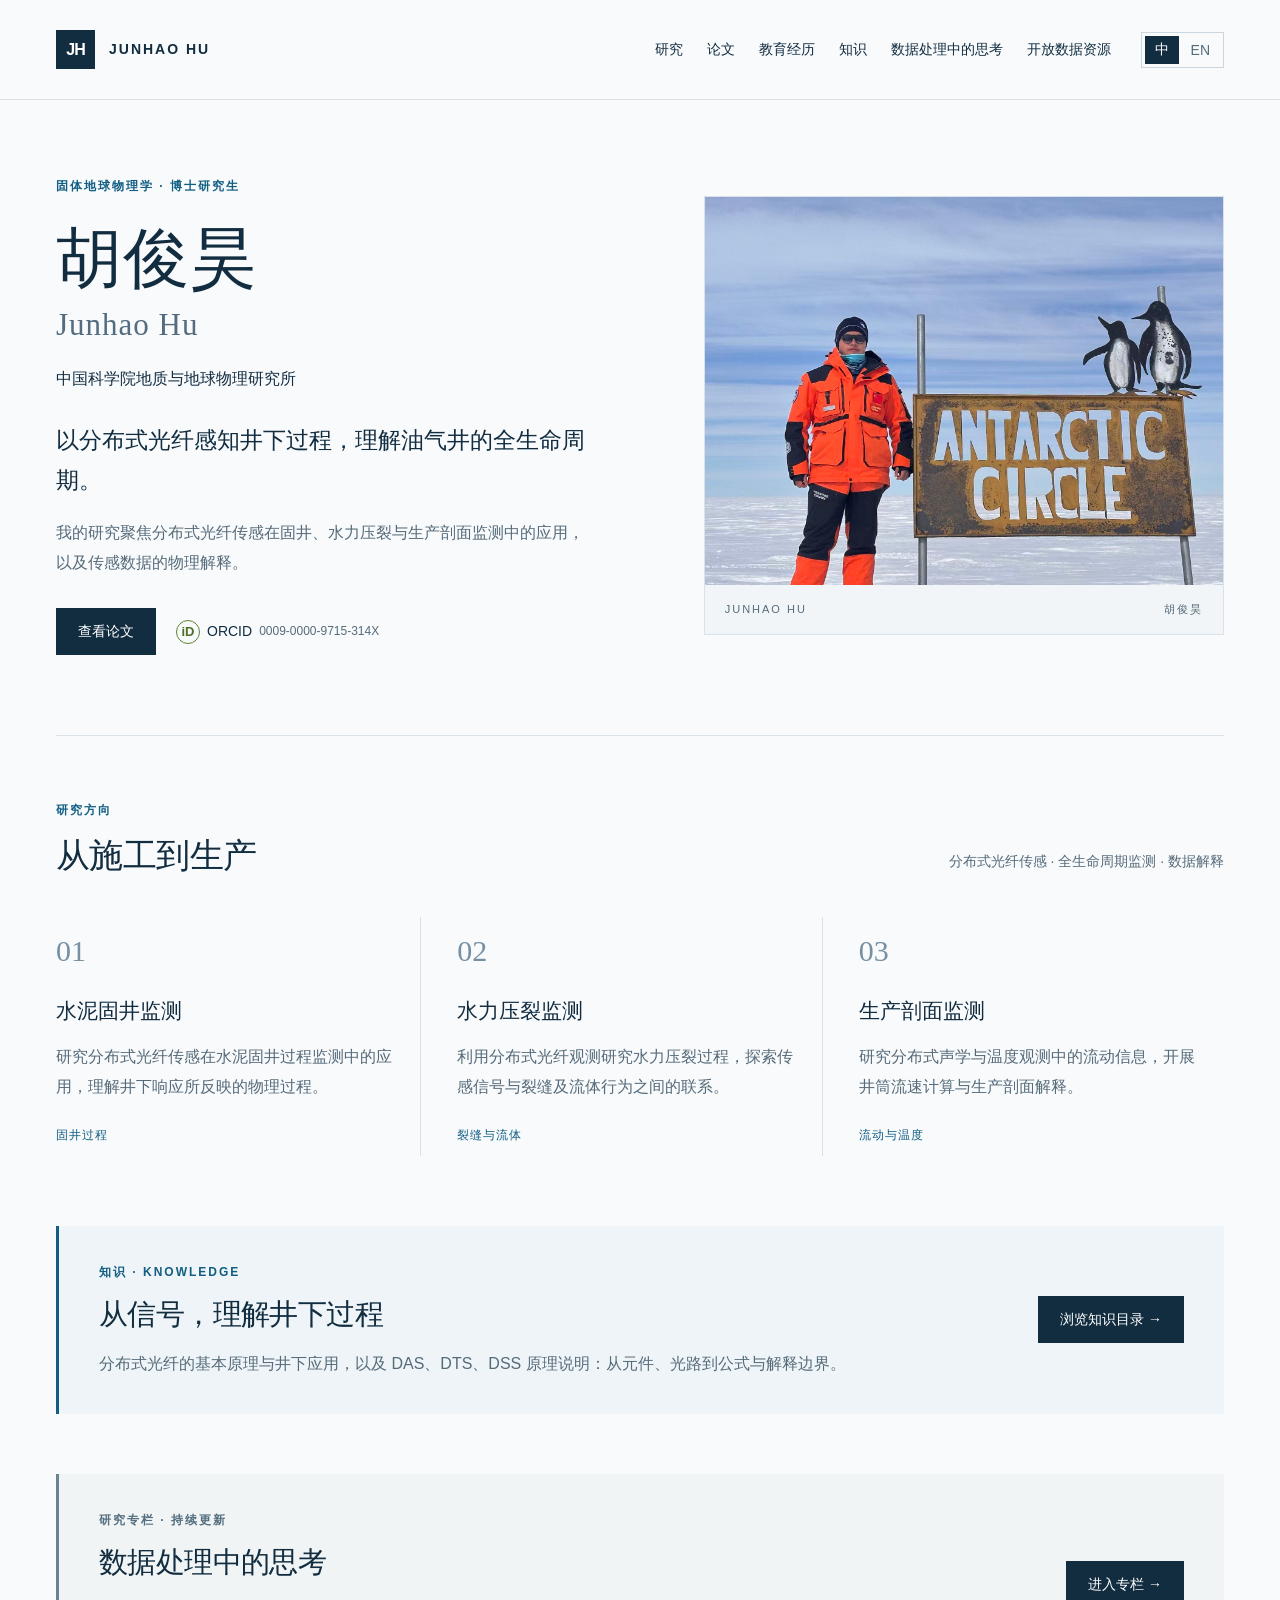
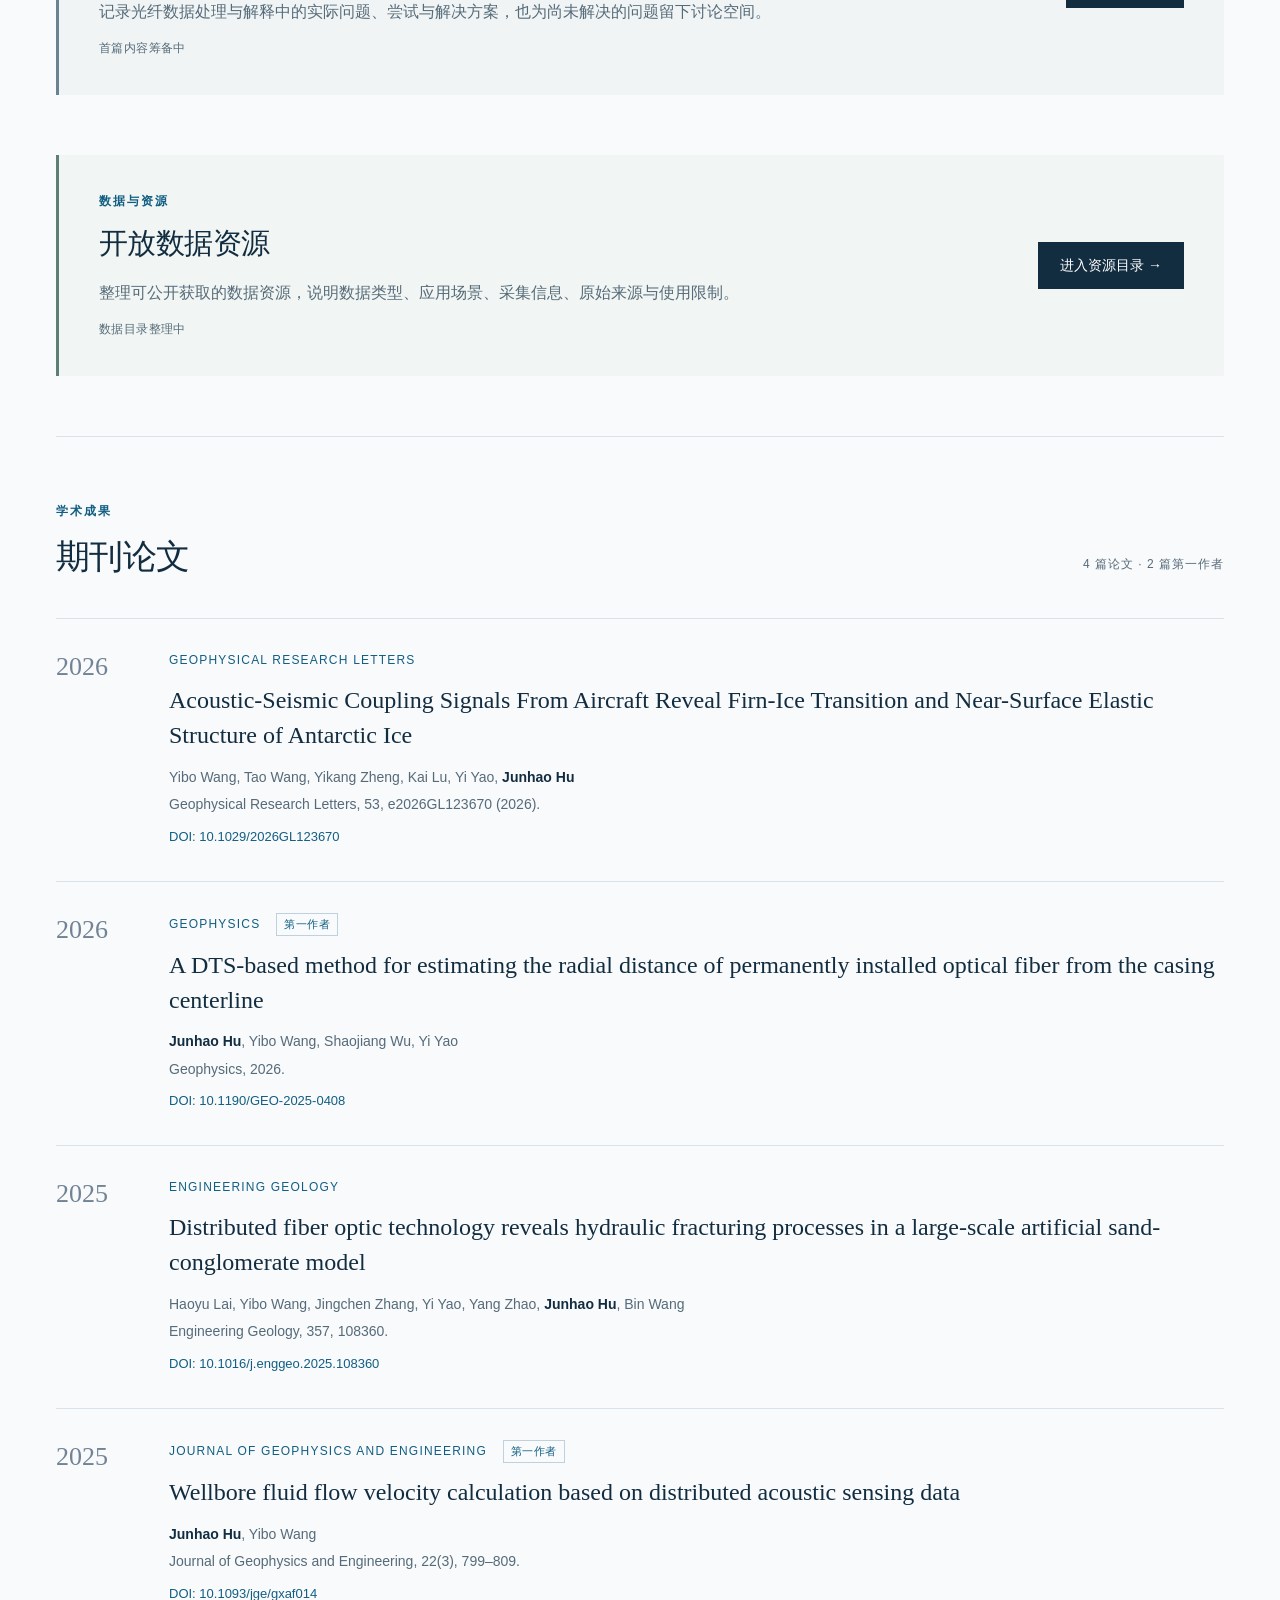
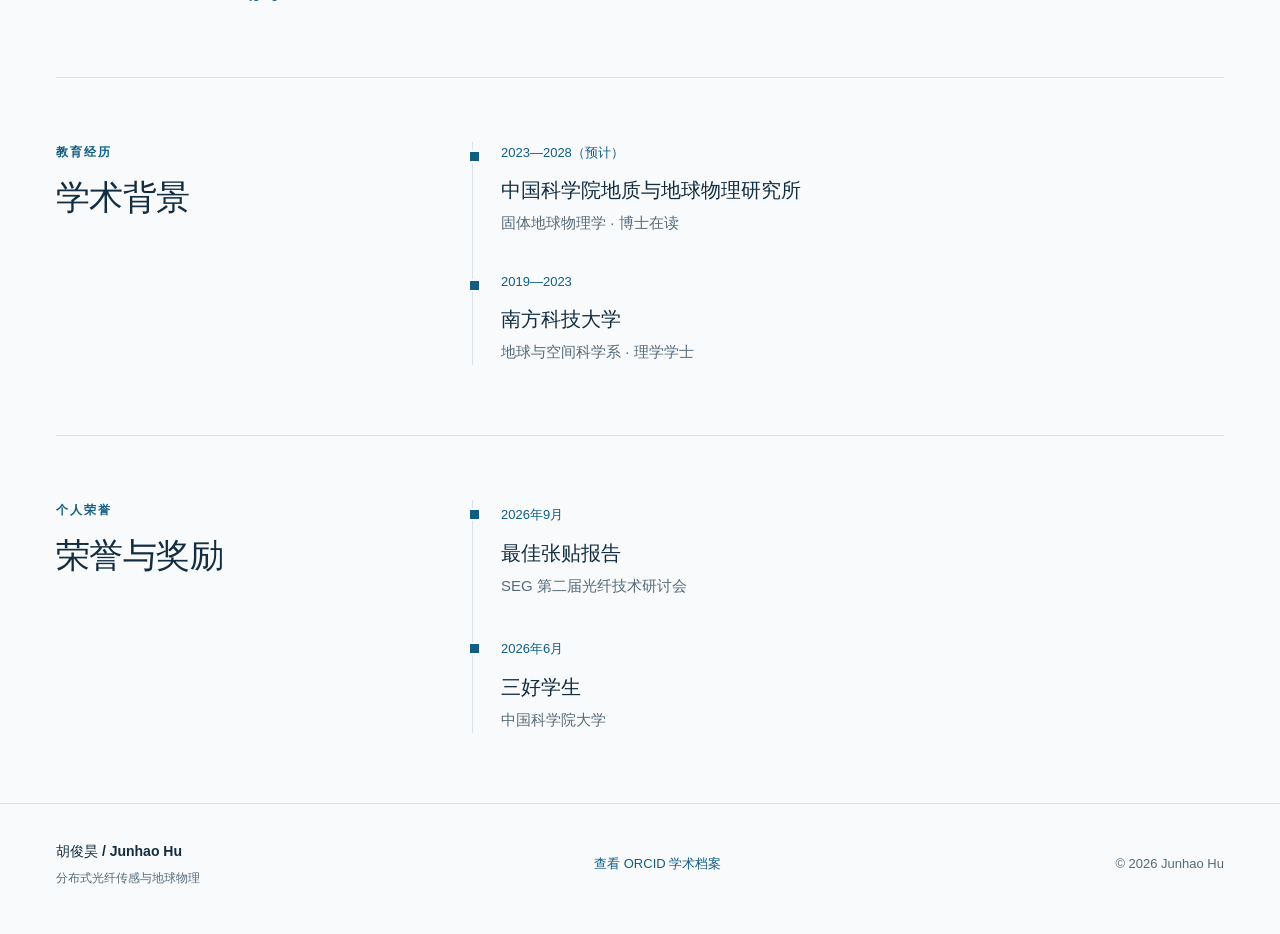
<file: index.html>
<!doctype html>
<html lang="zh-CN"><head><meta charset="utf-8"><meta name="viewport" content="width=device-width,initial-scale=1"><meta name="description" content="胡俊昊 Junhao Hu — 分布式光纤传感、油气井全生命周期监测与数据解释。Distributed fiber-optic sensing for oil and gas wells."><title>胡俊昊 · Junhao Hu | Geophysics</title><link rel="icon" href="favicon.svg" type="image/svg+xml"><link rel="stylesheet" href="style.css"><link rel="stylesheet" href="knowledge/knowledge.css"><link rel="stylesheet" href="notes/notes.css"></head>
<body><a class="skip" href="#main" data-zh="跳至正文" data-en="Skip to content">跳至正文</a><header><a class="brand" href="#home" aria-label="Junhao Hu home"><span class="monogram">JH</span><span>JUNHAO HU</span></a><nav aria-label="Main navigation"><a href="#research" data-zh="研究" data-en="Research">研究</a><a href="#publications" data-zh="论文" data-en="Publications">论文</a><a href="#education" data-zh="教育经历" data-en="Education">教育经历</a><a href="knowledge/index.html" data-zh="知识" data-en="Knowledge">知识</a><a href="notes/index.html" data-zh="数据处理中的思考" data-en="Data Interpretation Notes">数据处理中的思考</a><a href="datasets/index.html" data-zh="开放数据资源" data-en="Open Datasets">开放数据资源</a></nav><div class="languages" role="group" aria-label="Language"><button id="zh" aria-pressed="true" lang="zh">中</button><button id="en" aria-pressed="false" lang="en">EN</button></div></header>
<main id="main"><section class="hero" id="home"><div class="hero-copy"><div class="eyebrow" data-zh="固体地球物理学 · 博士研究生" data-en="SOLID EARTH GEOPHYSICS · PH.D. STUDENT">固体地球物理学 · 博士研究生</div><h1><span data-zh="胡俊昊" data-en="Junhao Hu">胡俊昊</span><small data-zh="Junhao Hu" data-en="胡俊昊">Junhao Hu</small></h1><p class="institution" data-zh="中国科学院地质与地球物理研究所" data-en="Institute of Geology and Geophysics, Chinese Academy of Sciences">中国科学院地质与地球物理研究所</p><p class="lead" data-zh="以分布式光纤感知井下过程，理解油气井的全生命周期。" data-en="Sensing downhole processes with distributed fiber optics throughout the life cycle of oil and gas wells.">以分布式光纤感知井下过程，理解油气井的全生命周期。</p><p class="intro" data-zh="我的研究聚焦分布式光纤传感在固井、水力压裂与生产剖面监测中的应用，以及传感数据的物理解释。" data-en="My research focuses on distributed fiber-optic sensing for cementing, hydraulic fracturing, and production profiling, with an emphasis on the physical interpretation of sensing data.">我的研究聚焦分布式光纤传感在固井、水力压裂与生产剖面监测中的应用，以及传感数据的物理解释。</p><div class="hero-links"><a class="primary" href="#publications" data-zh="查看论文" data-en="View publications">查看论文</a><a class="orcid" href="https://orcid.org/0009-0000-9715-314X" target="_blank" rel="noopener noreferrer"><span class="orcid-icon">iD</span>ORCID <span class="orcid-number">0009-0000-9715-314X</span></a></div></div>
<figure class="profile-photo"><img src="assets/junhao-hu.jpg" width="1706" height="1279" fetchpriority="high" alt="胡俊昊身穿橙色冬装，站在写有 ANTARCTIC CIRCLE 的标牌旁。" data-alt-zh="胡俊昊身穿橙色冬装，站在写有 ANTARCTIC CIRCLE 的标牌旁。" data-alt-en="Junhao Hu in orange winter clothing beside a sign reading ANTARCTIC CIRCLE."><figcaption><span>JUNHAO HU</span><span data-zh="胡俊昊" data-en="胡俊昊">胡俊昊</span></figcaption></figure></section>
<section id="research" class="section research"><div class="section-heading"><div><span class="eyebrow" data-zh="研究方向" data-en="RESEARCH INTERESTS">研究方向</span><h2 data-zh="从施工到生产" data-en="From construction to production">从施工到生产</h2></div><p data-zh="分布式光纤传感 · 全生命周期监测 · 数据解释" data-en="Distributed sensing · Life-cycle monitoring · Data interpretation">分布式光纤传感 · 全生命周期监测 · 数据解释</p></div><div class="research-grid"><article><span class="index">01</span><h3 data-zh="水泥固井监测" data-en="Cementing monitoring">水泥固井监测</h3><p data-zh="研究分布式光纤传感在水泥固井过程监测中的应用，理解井下响应所反映的物理过程。" data-en="Investigating distributed fiber-optic sensing for monitoring cementing operations and interpreting the physical processes behind downhole responses.">研究分布式光纤传感在水泥固井过程监测中的应用，理解井下响应所反映的物理过程。</p><div class="tag" data-zh="固井过程" data-en="CEMENTING OPERATIONS">固井过程</div></article><article><span class="index">02</span><h3 data-zh="水力压裂监测" data-en="Hydraulic fracturing">水力压裂监测</h3><p data-zh="利用分布式光纤观测研究水力压裂过程，探索传感信号与裂缝及流体行为之间的联系。" data-en="Using distributed fiber-optic observations to study hydraulic fracturing and explore links between sensing signals, fracture behavior, and fluid processes.">利用分布式光纤观测研究水力压裂过程，探索传感信号与裂缝及流体行为之间的联系。</p><div class="tag" data-zh="裂缝与流体" data-en="FRACTURES & FLUIDS">裂缝与流体</div></article><article><span class="index">03</span><h3 data-zh="生产剖面监测" data-en="Production profiling">生产剖面监测</h3><p data-zh="研究分布式声学与温度观测中的流动信息，开展井筒流速计算与生产剖面解释。" data-en="Studying flow information in distributed acoustic and temperature measurements for wellbore velocity estimation and production-profile interpretation.">研究分布式声学与温度观测中的流动信息，开展井筒流速计算与生产剖面解释。</p><div class="tag" data-zh="流动与温度" data-en="FLOW & TEMPERATURE">流动与温度</div></article></div></section>
<section class="knowledge-preview" aria-labelledby="knowledge-heading"><div><span class="eyebrow" data-zh="知识 · KNOWLEDGE" data-en="KNOWLEDGE · 知识">知识 · KNOWLEDGE</span><h2 id="knowledge-heading" data-zh="从信号，理解井下过程" data-en="From signals to downhole processes">从信号，理解井下过程</h2><p data-zh="分布式光纤的基本原理与井下应用，以及 DAS、DTS、DSS 原理说明：从元件、光路到公式与解释边界。" data-en="Sensing foundations and downhole applications, plus DAS, DTS, and DSS notes: from components and optical paths to equations and interpretation limits.">分布式光纤的基本原理与井下应用，以及 DAS、DTS、DSS 原理说明：从元件、光路到公式与解释边界。</p></div><a class="primary" href="knowledge/index.html" data-zh="浏览知识目录 →" data-en="Explore Knowledge →">浏览知识目录 →</a></section>
<section class="knowledge-preview notes-preview" aria-labelledby="notes-heading"><div><span class="eyebrow" data-zh="研究专栏 · 持续更新" data-en="RESEARCH COLUMN · ONGOING SERIES">研究专栏 · 持续更新</span><h2 id="notes-heading" data-zh="数据处理中的思考" data-en="Data Interpretation Notes">数据处理中的思考</h2><p data-zh="记录光纤数据处理与解释中的实际问题、尝试与解决方案，也为尚未解决的问题留下讨论空间。" data-en="Practical problems in fiber-optic data processing and interpretation, approaches tried, solutions found, and questions that remain open.">记录光纤数据处理与解释中的实际问题、尝试与解决方案，也为尚未解决的问题留下讨论空间。</p><p class="preview-status" data-zh="首篇内容筹备中" data-en="First article in preparation">首篇内容筹备中</p></div><a class="primary" href="notes/index.html" data-zh="进入专栏 →" data-en="Visit the column →">进入专栏 →</a></section>
<section class="knowledge-preview datasets-preview" aria-labelledby="datasets-heading"><div><span class="eyebrow" data-zh="数据与资源" data-en="DATA & RESOURCES">数据与资源</span><h2 id="datasets-heading" data-zh="开放数据资源" data-en="Open Datasets">开放数据资源</h2><p data-zh="整理可公开获取的数据资源，说明数据类型、应用场景、采集信息、原始来源与使用限制。" data-en="A directory of publicly accessible data resources, with data types, applications, acquisition information, original sources, and usage restrictions.">整理可公开获取的数据资源，说明数据类型、应用场景、采集信息、原始来源与使用限制。</p><p class="preview-status" data-zh="数据目录整理中" data-en="Dataset catalogue in preparation">数据目录整理中</p></div><a class="primary" href="datasets/index.html" data-zh="进入资源目录 →" data-en="View the directory →">进入资源目录 →</a></section>
<section id="publications" class="section publications"><div class="section-heading"><div><span class="eyebrow" data-zh="学术成果" data-en="PUBLICATIONS">学术成果</span><h2 data-zh="期刊论文" data-en="Journal articles">期刊论文</h2></div><span class="count" data-zh="4 篇论文 · 2 篇第一作者" data-en="4 ARTICLES · 2 FIRST-AUTHOR">4 篇论文 · 2 篇第一作者</span></div><div class="publication-list"><article class="paper"><div class="year">2026</div><div class="paper-body"><div class="journal">GEOPHYSICAL RESEARCH LETTERS</div><h3><a href="https://doi.org/10.1029/2026GL123670" target="_blank" rel="noopener noreferrer">Acoustic-Seismic Coupling Signals From Aircraft Reveal Firn-Ice Transition and Near-Surface Elastic Structure of Antarctic Ice</a></h3><p class="authors">Yibo Wang, Tao Wang, Yikang Zheng, Kai Lu, Yi Yao, <strong>Junhao Hu</strong></p><p class="citation">Geophysical Research Letters, 53, e2026GL123670 (2026).</p><a class="doi" href="https://doi.org/10.1029/2026GL123670" target="_blank" rel="noopener noreferrer">DOI: 10.1029/2026GL123670</a></div></article><article class="paper"><div class="year">2026</div><div class="paper-body"><div class="journal">GEOPHYSICS <span data-zh="第一作者" data-en="FIRST AUTHOR">第一作者</span></div><h3><a href="https://doi.org/10.1190/GEO-2025-0408" target="_blank" rel="noopener noreferrer">A DTS-based method for estimating the radial distance of permanently installed optical fiber from the casing centerline</a></h3><p class="authors"><strong>Junhao Hu</strong>, Yibo Wang, Shaojiang Wu, Yi Yao</p><p class="citation">Geophysics, 2026.</p><a class="doi" href="https://doi.org/10.1190/GEO-2025-0408" target="_blank" rel="noopener noreferrer">DOI: 10.1190/GEO-2025-0408</a></div></article><article class="paper"><div class="year">2025</div><div class="paper-body"><div class="journal">ENGINEERING GEOLOGY</div><h3><a href="https://doi.org/10.1016/j.enggeo.2025.108360" target="_blank" rel="noopener noreferrer">Distributed fiber optic technology reveals hydraulic fracturing processes in a large-scale artificial sand-conglomerate model</a></h3><p class="authors">Haoyu Lai, Yibo Wang, Jingchen Zhang, Yi Yao, Yang Zhao, <strong>Junhao Hu</strong>, Bin Wang</p><p class="citation">Engineering Geology, 357, 108360.</p><a class="doi" href="https://doi.org/10.1016/j.enggeo.2025.108360" target="_blank" rel="noopener noreferrer">DOI: 10.1016/j.enggeo.2025.108360</a></div></article><article class="paper"><div class="year">2025</div><div class="paper-body"><div class="journal">JOURNAL OF GEOPHYSICS AND ENGINEERING <span data-zh="第一作者" data-en="FIRST AUTHOR">第一作者</span></div><h3><a href="https://doi.org/10.1093/jge/gxaf014" target="_blank" rel="noopener noreferrer">Wellbore fluid flow velocity calculation based on distributed acoustic sensing data</a></h3><p class="authors"><strong>Junhao Hu</strong>, Yibo Wang</p><p class="citation">Journal of Geophysics and Engineering, 22(3), 799–809.</p><a class="doi" href="https://doi.org/10.1093/jge/gxaf014" target="_blank" rel="noopener noreferrer">DOI: 10.1093/jge/gxaf014</a></div></article></div></section>
<section id="education" class="section education"><div><span class="eyebrow" data-zh="教育经历" data-en="EDUCATION">教育经历</span><h2 data-zh="学术背景" data-en="Academic background">学术背景</h2></div><div class="timeline"><article><div class="education-date" data-zh="2023—2028（预计）" data-en="2023—2028 (expected)">2023—2028（预计）</div><h3 data-zh="中国科学院地质与地球物理研究所" data-en="Institute of Geology and Geophysics, Chinese Academy of Sciences">中国科学院地质与地球物理研究所</h3><p data-zh="固体地球物理学 · 博士在读" data-en="Ph.D. studies in Solid Earth Geophysics">固体地球物理学 · 博士在读</p></article><article><div class="education-date">2019—2023</div><h3 data-zh="南方科技大学" data-en="Southern University of Science and Technology">南方科技大学</h3><p data-zh="地球与空间科学系 · 理学学士" data-en="B.Sc. · Department of Earth and Space Sciences">地球与空间科学系 · 理学学士</p></article></div></section>
<section id="honors" class="section education" aria-labelledby="honors-heading"><div><span class="eyebrow" data-zh="个人荣誉" data-en="RECOGNITION">个人荣誉</span><h2 id="honors-heading" data-zh="荣誉与奖励" data-en="Honors &amp; Awards">荣誉与奖励</h2></div><div class="timeline"><article><time class="education-date" datetime="2026-09" data-zh="2026年9月" data-en="September 2026">2026年9月</time><h3 data-zh="最佳张贴报告" data-en="Best Poster Award">最佳张贴报告</h3><p data-zh="SEG 第二届光纤技术研讨会" data-en="SEG 2nd Workshop on Fiber-Optic Technology">SEG 第二届光纤技术研讨会</p></article><article><time class="education-date" datetime="2026-06" data-zh="2026年6月" data-en="June 2026">2026年6月</time><h3 data-zh="三好学生" data-en="Merit Student (三好学生)">三好学生</h3><p data-zh="中国科学院大学" data-en="University of Chinese Academy of Sciences">中国科学院大学</p></article></div></section>
</main><footer><div><strong data-zh="胡俊昊 / Junhao Hu" data-en="Junhao Hu / 胡俊昊">胡俊昊 / Junhao Hu</strong><p data-zh="分布式光纤传感与地球物理" data-en="Distributed fiber-optic sensing & geophysics">分布式光纤传感与地球物理</p></div><a href="https://orcid.org/0009-0000-9715-314X" target="_blank" rel="noopener noreferrer" data-zh="查看 ORCID 学术档案" data-en="View ORCID profile">查看 ORCID 学术档案</a><span>© 2026 Junhao Hu</span></footer><script src="app.js"></script></body></html>
</file>
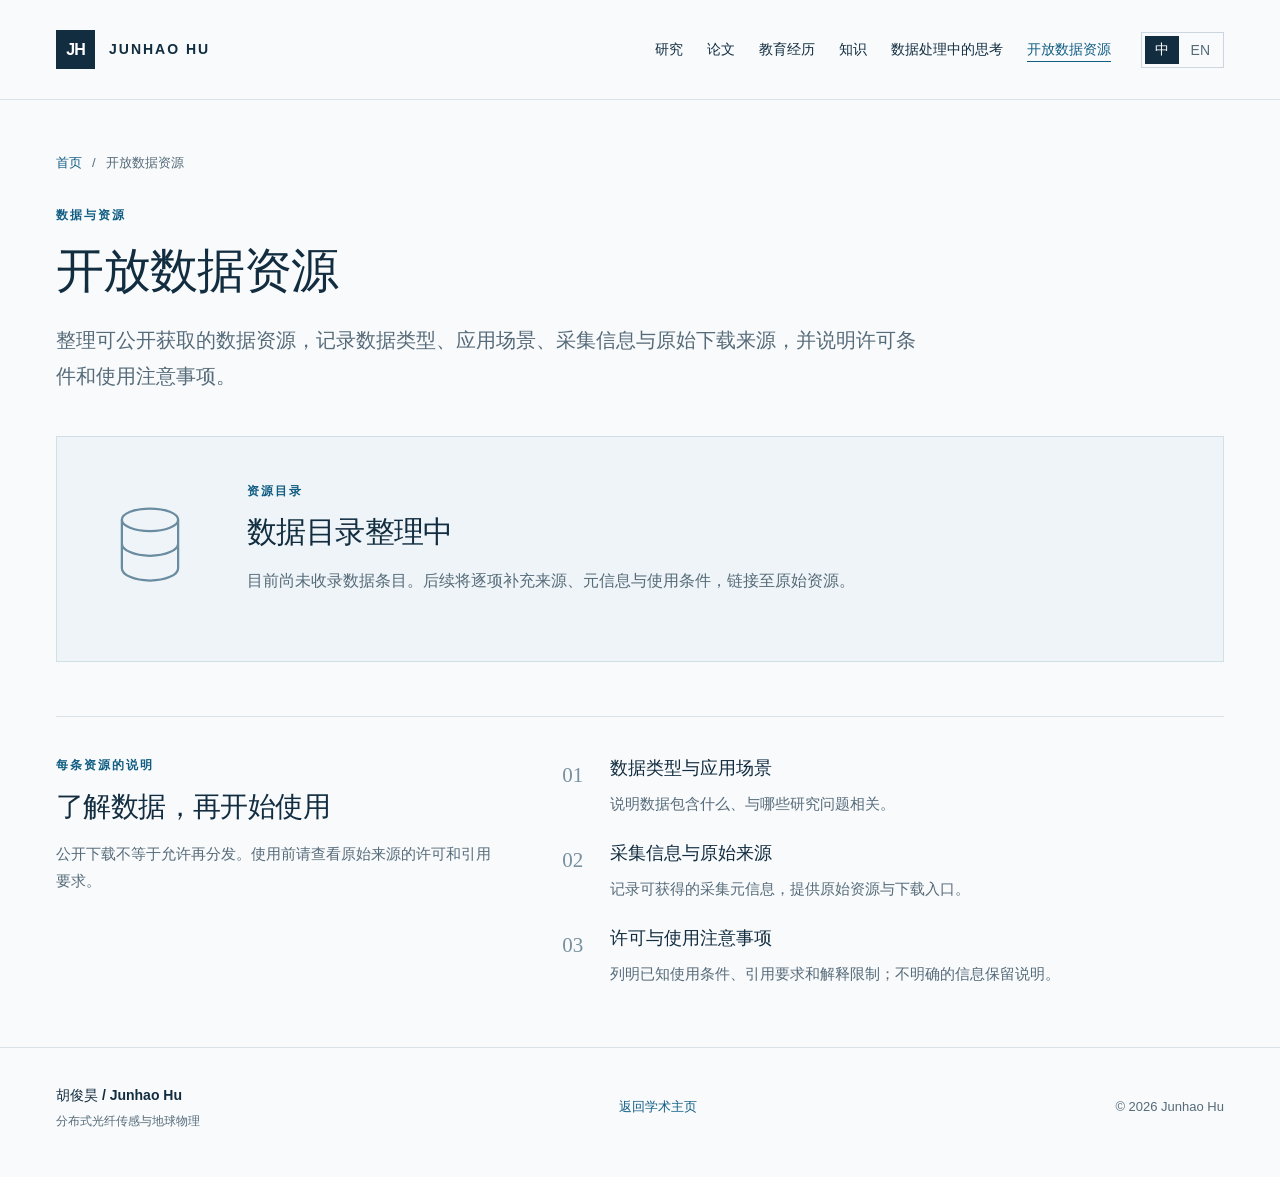
<file: datasets/index.html>
<!doctype html>
<html lang="zh-CN" data-title-zh="开放数据资源 · 胡俊昊" data-title-en="Open Datasets · Junhao Hu"><head><meta charset="utf-8"><meta name="viewport" content="width=device-width,initial-scale=1"><meta name="description" content="整理可公开获取的数据资源，记录数据类型、应用场景、采集信息与原始下载来源，并说明许可条件和使用注意事项。 A directory of publicly accessible data resources, documenting data types, applications, acquisition information, original download sources, licenses, and usage caveats."><title>开放数据资源 · 胡俊昊</title><link rel="icon" href="../favicon.svg" type="image/svg+xml"><link rel="stylesheet" href="../style.css"><link rel="stylesheet" href="../knowledge/knowledge.css"><link rel="stylesheet" href="../notes/notes.css"></head><body><a data-zh="跳至正文" data-en="Skip to content" class="skip" href="#main">跳至正文</a><header><a class="brand" href="../index.html" aria-label="Junhao Hu home"><span class="monogram">JH</span><span>JUNHAO HU</span></a><nav aria-label="Main navigation"><a data-zh="研究" data-en="Research" href="../index.html#research">研究</a><a data-zh="论文" data-en="Publications" href="../index.html#publications">论文</a><a data-zh="教育经历" data-en="Education" href="../index.html#education">教育经历</a><a data-zh="知识" data-en="Knowledge" href="../knowledge/index.html">知识</a><a data-zh="数据处理中的思考" data-en="Data Interpretation Notes" href="../notes/index.html">数据处理中的思考</a><a data-zh="开放数据资源" data-en="Open Datasets" href="../datasets/index.html" aria-current="page">开放数据资源</a></nav><div class="languages" role="group" aria-label="Language"><button id="zh" aria-pressed="true" lang="zh">中</button><button id="en" aria-pressed="false" lang="en">EN</button></div></header><noscript><p class="noscript-note">当前显示中文。启用 JavaScript 可切换中英文。 Enable JavaScript to switch between Chinese and English.</p></noscript><main id="main"><section class="notes-hero"><div class="breadcrumbs"><a data-zh="首页" data-en="Home" href="../index.html">首页</a><span aria-hidden="true">/</span><span data-zh="开放数据资源" data-en="Open Datasets" aria-current="page">开放数据资源</span></div><span data-zh="数据与资源" data-en="DATA &amp; RESOURCES" class="eyebrow">数据与资源</span><h1 data-zh="开放数据资源" data-en="Open Datasets">开放数据资源</h1><p data-zh="整理可公开获取的数据资源，记录数据类型、应用场景、采集信息与原始下载来源，并说明许可条件和使用注意事项。" data-en="A directory of publicly accessible data resources, documenting data types, applications, acquisition information, original download sources, licenses, and usage caveats." class="lede">整理可公开获取的数据资源，记录数据类型、应用场景、采集信息与原始下载来源，并说明许可条件和使用注意事项。</p></section><section class="notes-empty" aria-labelledby="datasets-empty-title"><div class="notes-symbol" aria-hidden="true"><svg viewBox="0 0 80 96" fill="none"><ellipse cx="40" cy="22" rx="25" ry="10" stroke="currentColor" stroke-width="2"/><path d="M15 22v43c0 6 11 11 25 11s25-5 25-11V22M15 43c0 6 11 11 25 11s25-5 25-11" stroke="currentColor" stroke-width="2"/></svg></div><div><span data-zh="资源目录" data-en="RESOURCE DIRECTORY" class="eyebrow">资源目录</span><h2 data-zh="数据目录整理中" data-en="Dataset catalogue in preparation" id="datasets-empty-title">数据目录整理中</h2><p data-zh="目前尚未收录数据条目。后续将逐项补充来源、元信息与使用条件，链接至原始资源。" data-en="No dataset entries have been added yet. Future entries will include their sources, metadata, and conditions of use, with links to the original resources.">目前尚未收录数据条目。后续将逐项补充来源、元信息与使用条件，链接至原始资源。</p></div></section><section class="notes-approach" aria-labelledby="datasets-guide-title"><div><span data-zh="每条资源的说明" data-en="IN EACH RESOURCE ENTRY" class="eyebrow">每条资源的说明</span><h2 data-zh="了解数据，再开始使用" data-en="Understand the data before using it" id="datasets-guide-title">了解数据，再开始使用</h2><p data-zh="公开下载不等于允许再分发。使用前请查看原始来源的许可和引用要求。" data-en="Public download access does not imply permission to redistribute. Check the original source for license and citation requirements before use.">公开下载不等于允许再分发。使用前请查看原始来源的许可和引用要求。</p></div><ol><li><h3 data-zh="数据类型与应用场景" data-en="Data types and applications">数据类型与应用场景</h3><p data-zh="说明数据包含什么、与哪些研究问题相关。" data-en="Describe what the data contains and the research questions it may support.">说明数据包含什么、与哪些研究问题相关。</p></li><li><h3 data-zh="采集信息与原始来源" data-en="Acquisition and original sources">采集信息与原始来源</h3><p data-zh="记录可获得的采集元信息，提供原始资源与下载入口。" data-en="Record available acquisition metadata and provide original resource and download links.">记录可获得的采集元信息，提供原始资源与下载入口。</p></li><li><h3 data-zh="许可与使用注意事项" data-en="Licenses and usage caveats">许可与使用注意事项</h3><p data-zh="列明已知使用条件、引用要求和解释限制；不明确的信息保留说明。" data-en="State known usage conditions, citation requirements, and interpretation limitations; identify information that is not yet clear.">列明已知使用条件、引用要求和解释限制；不明确的信息保留说明。</p></li></ol></section></main><footer><div><strong data-zh="胡俊昊 / Junhao Hu" data-en="Junhao Hu / 胡俊昊">胡俊昊 / Junhao Hu</strong><p data-zh="分布式光纤传感与地球物理" data-en="Distributed fiber-optic sensing &amp; geophysics">分布式光纤传感与地球物理</p></div><a data-zh="返回学术主页" data-en="Back to academic homepage" href="../index.html">返回学术主页</a><span>© 2026 Junhao Hu</span></footer><script src="../app.js"></script></body></html>
</file>
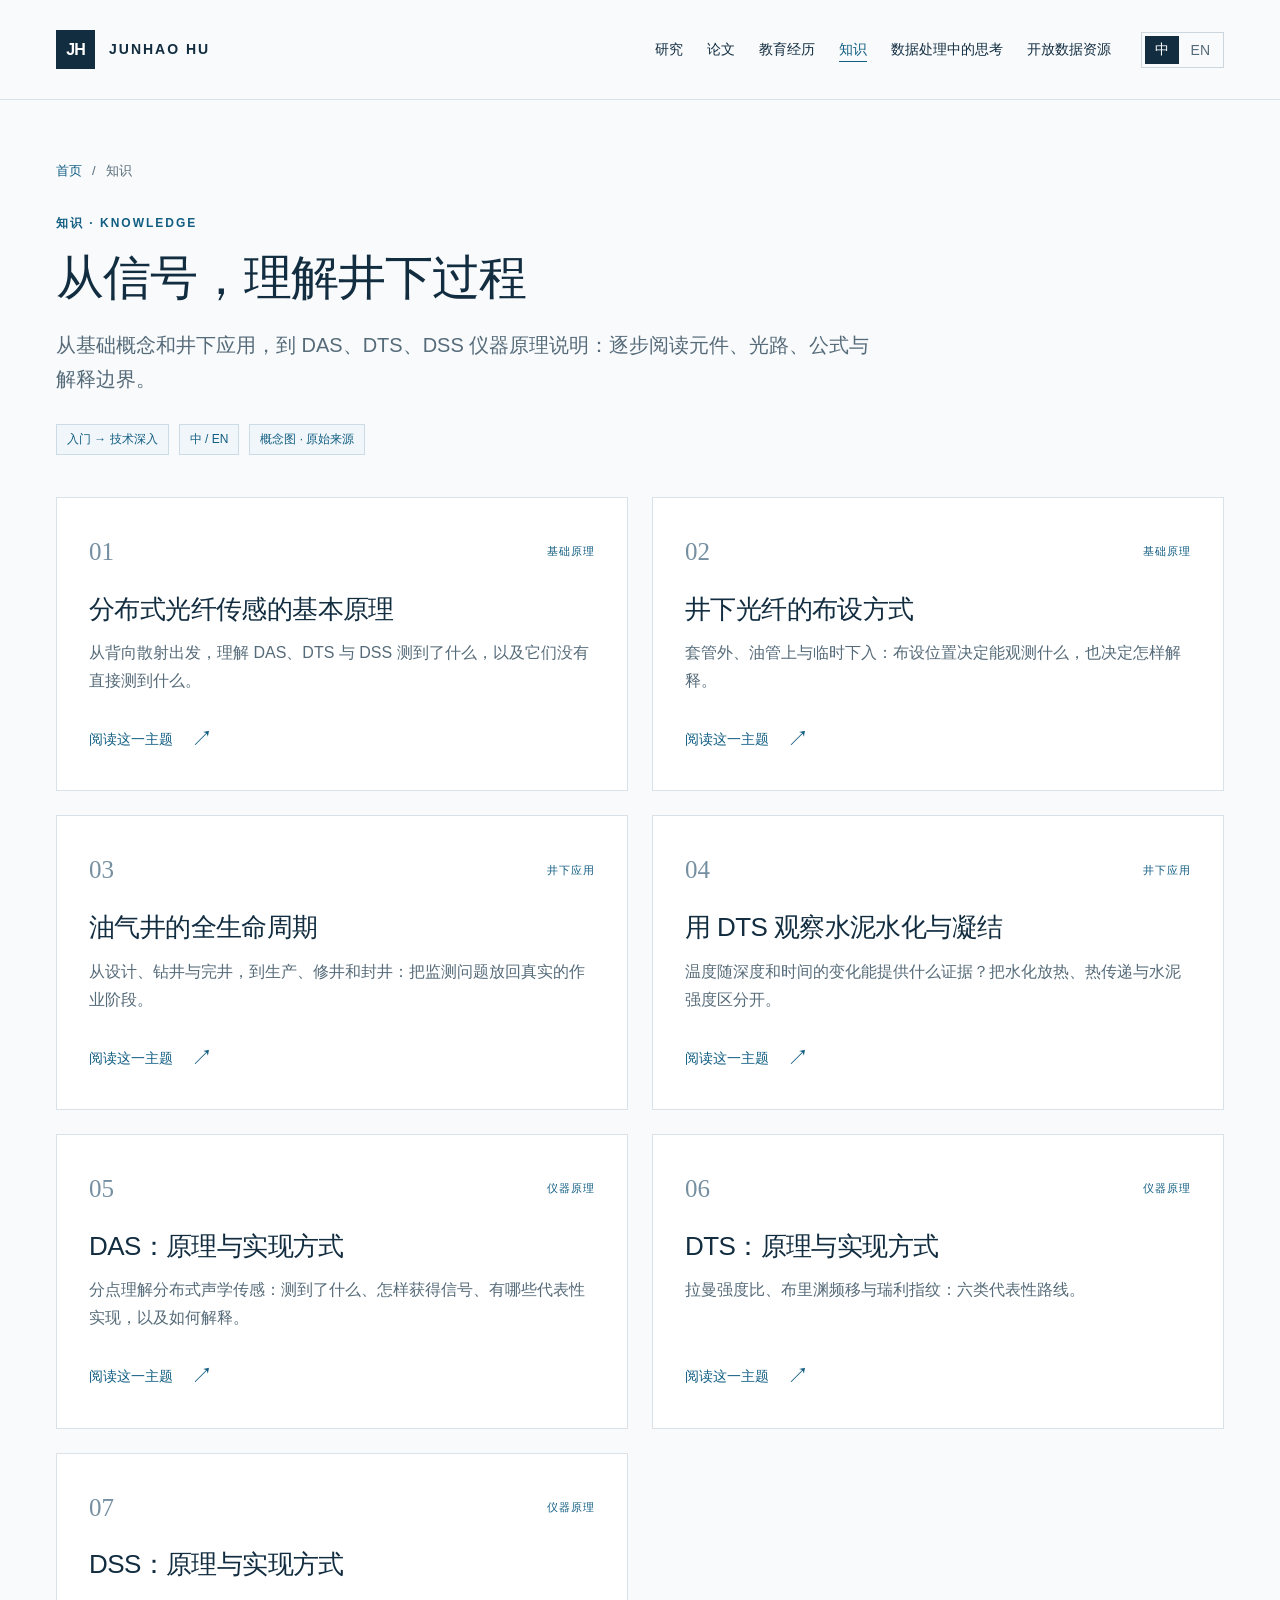
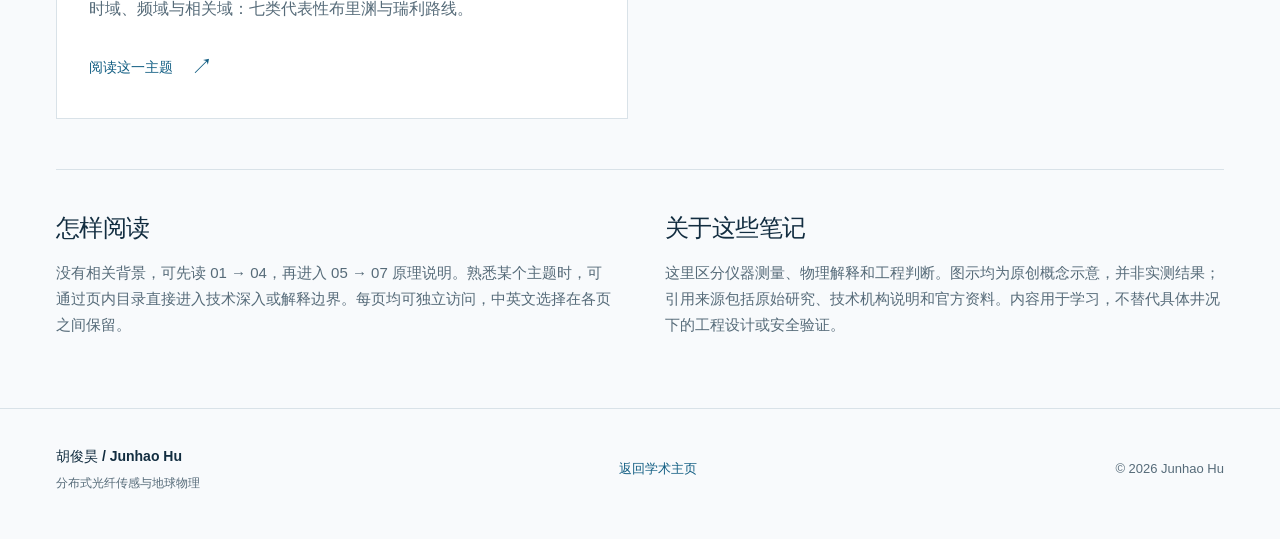
<file: knowledge/index.html>
<!doctype html>
<html lang="zh-CN" data-title-zh="知识 · 胡俊昊" data-title-en="Knowledge · Junhao Hu"><head><meta charset="utf-8"><meta name="viewport" content="width=device-width,initial-scale=1"><meta name="description" content="分布式光纤传感与井下过程的双语学习笔记：从概念入门到技术细节与解释边界。 Bilingual learning notes on distributed fiber-optic sensing and downhole processes: concepts, technical depth, and interpretation limits."><title>知识 · 胡俊昊</title><link rel="icon" href="../favicon.svg" type="image/svg+xml"><link rel="stylesheet" href="../style.css"><link rel="stylesheet" href="knowledge.css"></head><body><a class="skip" href="#main" data-zh="跳至正文" data-en="Skip to content">跳至正文</a><header><a class="brand" href="../index.html" aria-label="Junhao Hu home"><span class="monogram">JH</span><span>JUNHAO HU</span></a><nav aria-label="Main navigation"><a data-zh="研究" data-en="Research" href="../index.html#research">研究</a><a data-zh="论文" data-en="Publications" href="../index.html#publications">论文</a><a data-zh="教育经历" data-en="Education" href="../index.html#education">教育经历</a><a data-zh="知识" data-en="Knowledge" href="index.html" aria-current="page">知识</a><a data-zh="数据处理中的思考" data-en="Data Interpretation Notes" href="../notes/index.html">数据处理中的思考</a><a data-zh="开放数据资源" data-en="Open Datasets" href="../datasets/index.html">开放数据资源</a></nav><div class="languages" role="group" aria-label="Language"><button id="zh" aria-pressed="true" lang="zh">中</button><button id="en" aria-pressed="false" lang="en">EN</button></div></header><noscript><p class="noscript-note">当前显示中文。启用 JavaScript 可切换中英文。 Enable JavaScript to switch between Chinese and English.</p></noscript><main id="main"><section class="knowledge-hero"><div class="breadcrumbs"><a data-zh="首页" data-en="Home" href="../index.html">首页</a><span aria-hidden="true">/</span><span data-zh="知识" data-en="Knowledge" aria-current="page">知识</span></div><span data-zh="知识 · KNOWLEDGE" data-en="KNOWLEDGE · 知识" class="eyebrow">知识 · KNOWLEDGE</span><h1 data-zh="从信号，理解井下过程" data-en="From signals to downhole processes">从信号，理解井下过程</h1><p data-zh="从基础概念和井下应用，到 DAS、DTS、DSS 仪器原理说明：逐步阅读元件、光路、公式与解释边界。" data-en="From foundations and downhole applications to DAS, DTS, and DSS notes: explore components, paths, equations, and interpretation limits." class="lede">从基础概念和井下应用，到 DAS、DTS、DSS 仪器原理说明：逐步阅读元件、光路、公式与解释边界。</p><div class="reading-note"><span data-zh="入门 → 技术深入" data-en="INTRO → TECHNICAL DETAIL">入门 → 技术深入</span><span data-zh="中 / EN" data-en="中 / EN">中 / EN</span><span data-zh="概念图 · 原始来源" data-en="CONCEPTUAL DIAGRAMS · PRIMARY SOURCES">概念图 · 原始来源</span></div></section><section class="knowledge-grid" aria-label="Knowledge topics"><article class="topic-card"><div class="card-top"><span class="index">01</span><span data-zh="基础原理" data-en="FOUNDATIONS" class="category-tag">基础原理</span></div><h2 data-zh="分布式光纤传感的基本原理" data-en="How distributed fiber-optic sensing works" >分布式光纤传感的基本原理</h2><p data-zh="从背向散射出发，理解 DAS、DTS 与 DSS 测到了什么，以及它们没有直接测到什么。" data-en="Start with backscatter and understand what DAS, DTS, and DSS measure, and what still requires interpretation." >从背向散射出发，理解 DAS、DTS 与 DSS 测到了什么，以及它们没有直接测到什么。</p><a class="card-link" href="dfos-principles.html"><span data-zh="阅读这一主题" data-en="Explore this topic" >阅读这一主题</span></a></article><article class="topic-card"><div class="card-top"><span class="index">02</span><span data-zh="基础原理" data-en="FOUNDATIONS" class="category-tag">基础原理</span></div><h2 data-zh="井下光纤的布设方式" data-en="Deploying optical fiber downhole" >井下光纤的布设方式</h2><p data-zh="套管外、油管上与临时下入：布设位置决定能观测什么，也决定怎样解释。" data-en="Behind casing, on tubing, or temporarily conveyed: placement shapes both the observation and its interpretation." >套管外、油管上与临时下入：布设位置决定能观测什么，也决定怎样解释。</p><a class="card-link" href="downhole-deployment.html"><span data-zh="阅读这一主题" data-en="Explore this topic" >阅读这一主题</span></a></article><article class="topic-card"><div class="card-top"><span class="index">03</span><span data-zh="井下应用" data-en="DOWNHOLE APPLICATIONS" class="category-tag">井下应用</span></div><h2 data-zh="油气井的全生命周期" data-en="The life cycle of an oil and gas well" >油气井的全生命周期</h2><p data-zh="从设计、钻井与完井，到生产、修井和封井：把监测问题放回真实的作业阶段。" data-en="From design and drilling to operation, intervention, and closure: put each monitoring question in its operational context." >从设计、钻井与完井，到生产、修井和封井：把监测问题放回真实的作业阶段。</p><a class="card-link" href="well-lifecycle.html"><span data-zh="阅读这一主题" data-en="Explore this topic" >阅读这一主题</span></a></article><article class="topic-card"><div class="card-top"><span class="index">04</span><span data-zh="井下应用" data-en="DOWNHOLE APPLICATIONS" class="category-tag">井下应用</span></div><h2 data-zh="用 DTS 观察水泥水化与凝结" data-en="Using DTS to observe cement hydration and setting" >用 DTS 观察水泥水化与凝结</h2><p data-zh="温度随深度和时间的变化能提供什么证据？把水化放热、热传递与水泥强度区分开。" data-en="What can temperature through depth and time tell us? Separate hydration heat, heat transfer, and cement strength." >温度随深度和时间的变化能提供什么证据？把水化放热、热传递与水泥强度区分开。</p><a class="card-link" href="dts-cement-hydration.html"><span data-zh="阅读这一主题" data-en="Explore this topic" >阅读这一主题</span></a></article><article class="topic-card"><div class="card-top"><span class="index">05</span><span data-zh="仪器原理" data-en="INSTRUMENT PRINCIPLES" class="category-tag">仪器原理</span></div><h2 data-zh="DAS：原理与实现方式" data-en="DAS: principles and implementations" >DAS：原理与实现方式</h2><p data-zh="分点理解分布式声学传感：测到了什么、怎样获得信号、有哪些代表性实现，以及如何解释。" data-en="Understand distributed acoustic sensing point by point: observations, acquisition, representative implementations, and interpretation." >分点理解分布式声学传感：测到了什么、怎样获得信号、有哪些代表性实现，以及如何解释。</p><a class="card-link" href="das-optical-atlas.html"><span data-zh="阅读这一主题" data-en="Explore this topic" >阅读这一主题</span></a></article><article class="topic-card"><div class="card-top"><span class="index">06</span><span data-zh="仪器原理" data-en="INSTRUMENT PRINCIPLES" class="category-tag">仪器原理</span></div><h2 data-zh="DTS：原理与实现方式" data-en="DTS: principles and implementations" >DTS：原理与实现方式</h2><p data-zh="拉曼强度比、布里渊频移与瑞利指纹：六类代表性路线。" data-en="Six representative routes using Raman ratios, Brillouin shifts, and Rayleigh fingerprints." >拉曼强度比、布里渊频移与瑞利指纹：六类代表性路线。</p><a class="card-link" href="dts-optical-atlas.html"><span data-zh="阅读这一主题" data-en="Explore this topic" >阅读这一主题</span></a></article><article class="topic-card"><div class="card-top"><span class="index">07</span><span data-zh="仪器原理" data-en="INSTRUMENT PRINCIPLES" class="category-tag">仪器原理</span></div><h2 data-zh="DSS：原理与实现方式" data-en="DSS: principles and implementations" >DSS：原理与实现方式</h2><p data-zh="时域、频域与相关域：七类代表性布里渊与瑞利路线。" data-en="Seven representative Brillouin and Rayleigh routes across time, frequency, and correlation domains." >时域、频域与相关域：七类代表性布里渊与瑞利路线。</p><a class="card-link" href="dss-optical-atlas.html"><span data-zh="阅读这一主题" data-en="Explore this topic" >阅读这一主题</span></a></article></section><section class="knowledge-guide"><div><h2 data-zh="怎样阅读" data-en="How to read">怎样阅读</h2><p data-zh="没有相关背景，可先读 01 → 04，再进入 05 → 07 原理说明。熟悉某个主题时，可通过页内目录直接进入技术深入或解释边界。每页均可独立访问，中英文选择在各页之间保留。" data-en="New to the subject? Read 01 → 04 first, then explore notes 05 → 07. If a topic is familiar, use the page contents to jump to technical detail or interpretation limits. Each page has its own address, and the language choice carries across pages.">没有相关背景，可先读 01 → 04，再进入 05 → 07 原理说明。熟悉某个主题时，可通过页内目录直接进入技术深入或解释边界。每页均可独立访问，中英文选择在各页之间保留。</p></div><div><h2 data-zh="关于这些笔记" data-en="About these notes">关于这些笔记</h2><p data-zh="这里区分仪器测量、物理解释和工程判断。图示均为原创概念示意，并非实测结果；引用来源包括原始研究、技术机构说明和官方资料。内容用于学习，不替代具体井况下的工程设计或安全验证。" data-en="These notes distinguish instrument measurements, physical interpretation, and engineering judgment. Original conceptual diagrams are not measured results. References include primary research, technical explanations, and official guidance. The material is educational and does not replace well-specific engineering or safety verification.">这里区分仪器测量、物理解释和工程判断。图示均为原创概念示意，并非实测结果；引用来源包括原始研究、技术机构说明和官方资料。内容用于学习，不替代具体井况下的工程设计或安全验证。</p></div></section></main><footer><div><strong data-zh="胡俊昊 / Junhao Hu" data-en="Junhao Hu / 胡俊昊">胡俊昊 / Junhao Hu</strong><p data-zh="分布式光纤传感与地球物理" data-en="Distributed fiber-optic sensing &amp; geophysics">分布式光纤传感与地球物理</p></div><a data-zh="返回学术主页" data-en="Back to academic homepage" href="../index.html">返回学术主页</a><span>© 2026 Junhao Hu</span></footer><script src="../app.js"></script></body></html>
</file>
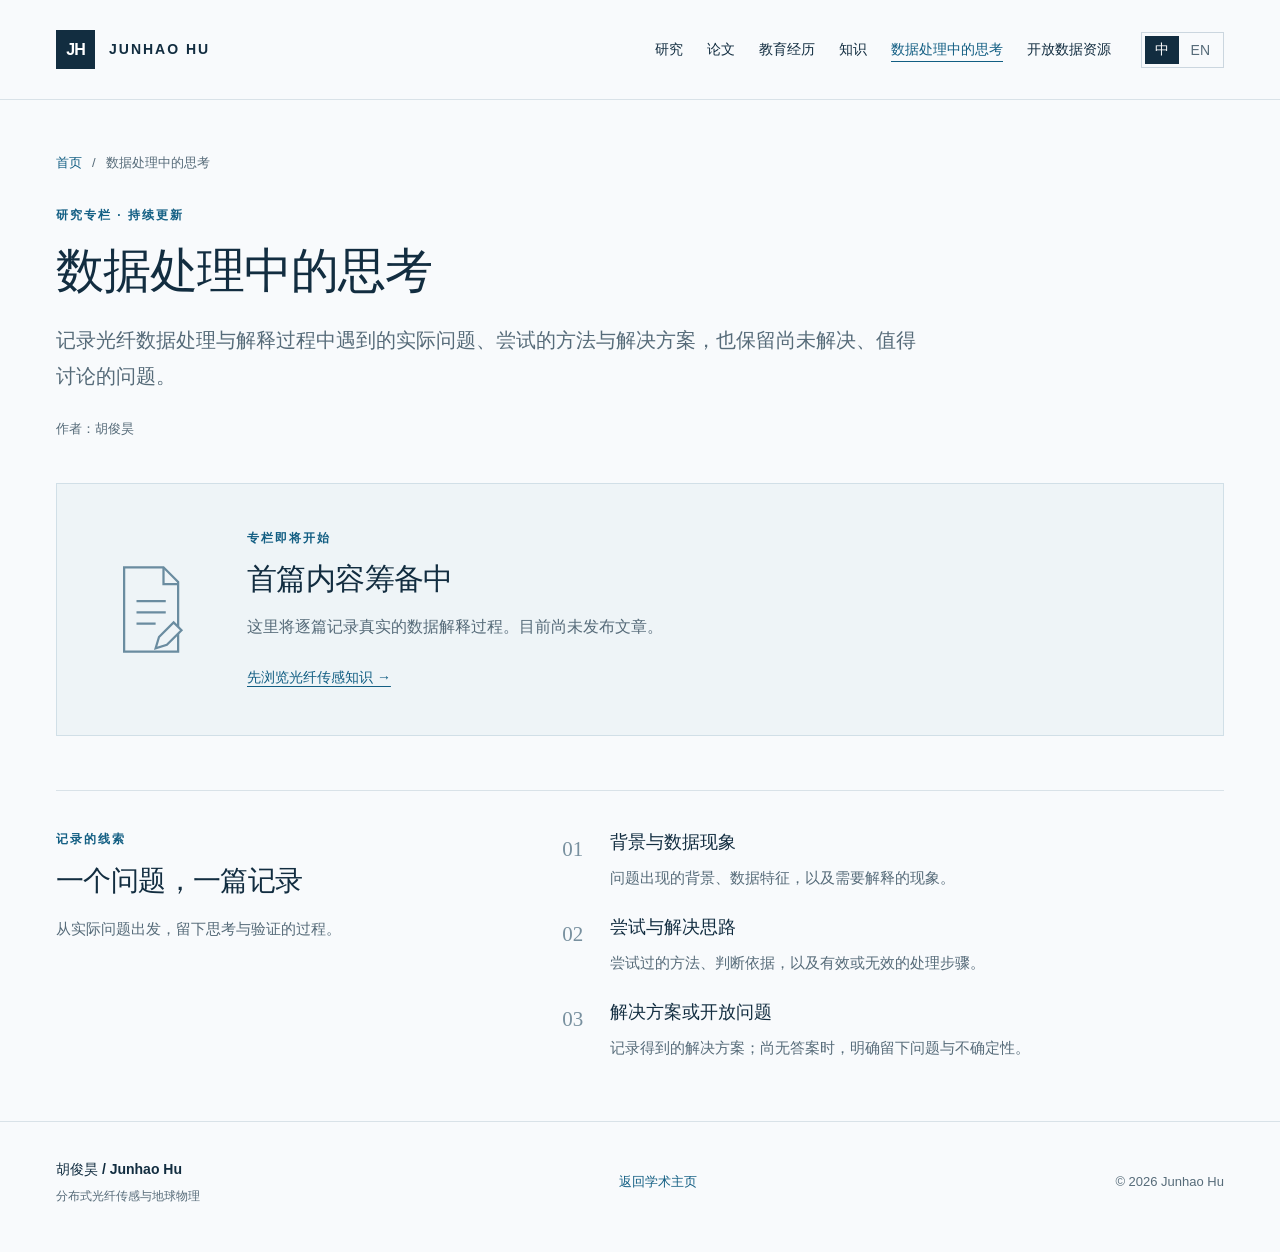
<file: notes/index.html>
<!doctype html>
<html lang="zh-CN" data-title-zh="数据处理中的思考 · 胡俊昊" data-title-en="Data Interpretation Notes · Junhao Hu"><head><meta charset="utf-8"><meta name="viewport" content="width=device-width,initial-scale=1"><meta name="description" content="记录光纤数据处理与解释过程中遇到的实际问题、尝试的方法与解决方案，也保留尚未解决、值得讨论的问题。 A column on practical problems in fiber-optic data processing and interpretation, approaches tried, solutions found, and questions that remain open."><title>数据处理中的思考 · 胡俊昊</title><link rel="icon" href="../favicon.svg" type="image/svg+xml"><link rel="stylesheet" href="../style.css"><link rel="stylesheet" href="../knowledge/knowledge.css"><link rel="stylesheet" href="../notes/notes.css"></head><body><a data-zh="跳至正文" data-en="Skip to content" class="skip" href="#main">跳至正文</a><header><a class="brand" href="../index.html" aria-label="Junhao Hu home"><span class="monogram">JH</span><span>JUNHAO HU</span></a><nav aria-label="Main navigation"><a data-zh="研究" data-en="Research" href="../index.html#research">研究</a><a data-zh="论文" data-en="Publications" href="../index.html#publications">论文</a><a data-zh="教育经历" data-en="Education" href="../index.html#education">教育经历</a><a data-zh="知识" data-en="Knowledge" href="../knowledge/index.html">知识</a><a data-zh="数据处理中的思考" data-en="Data Interpretation Notes" href="../notes/index.html" aria-current="page">数据处理中的思考</a><a data-zh="开放数据资源" data-en="Open Datasets" href="../datasets/index.html">开放数据资源</a></nav><div class="languages" role="group" aria-label="Language"><button id="zh" aria-pressed="true" lang="zh">中</button><button id="en" aria-pressed="false" lang="en">EN</button></div></header><noscript><p class="noscript-note">当前显示中文。启用 JavaScript 可切换中英文。 Enable JavaScript to switch between Chinese and English.</p></noscript><main id="main"><section class="notes-hero"><div class="breadcrumbs"><a data-zh="首页" data-en="Home" href="../index.html">首页</a><span aria-hidden="true">/</span><span data-zh="数据处理中的思考" data-en="Data Interpretation Notes" aria-current="page">数据处理中的思考</span></div><span data-zh="研究专栏 · 持续更新" data-en="RESEARCH COLUMN · ONGOING SERIES" class="eyebrow">研究专栏 · 持续更新</span><h1 data-zh="数据处理中的思考" data-en="Data Interpretation Notes">数据处理中的思考</h1><p data-zh="记录光纤数据处理与解释过程中遇到的实际问题、尝试的方法与解决方案，也保留尚未解决、值得讨论的问题。" data-en="A column on practical problems in fiber-optic data processing and interpretation, approaches tried, solutions found, and questions that remain open." class="lede">记录光纤数据处理与解释过程中遇到的实际问题、尝试的方法与解决方案，也保留尚未解决、值得讨论的问题。</p><p data-zh="作者：胡俊昊" data-en="By Junhao Hu" class="notes-byline">作者：胡俊昊</p></section><section class="notes-empty" aria-labelledby="notes-empty-title"><div class="notes-symbol" aria-hidden="true"><svg viewBox="0 0 80 96" fill="none"><path d="M17 10h35l13 13v62H17z" stroke="currentColor" stroke-width="2"/><path d="M52 10v15h13M28 40h26M28 50h26M28 60h17" stroke="currentColor" stroke-width="2"/><path d="m48 72 13-13 7 7-13 13-10 3z" fill="#eef4f7" stroke="currentColor" stroke-width="2"/></svg></div><div><span data-zh="专栏即将开始" data-en="THE COLUMN BEGINS HERE" class="eyebrow">专栏即将开始</span><h2 data-zh="首篇内容筹备中" data-en="First article in preparation" id="notes-empty-title">首篇内容筹备中</h2><p data-zh="这里将逐篇记录真实的数据解释过程。目前尚未发布文章。" data-en="This space will document real data-interpretation work, one article at a time. No articles have been published yet.">这里将逐篇记录真实的数据解释过程。目前尚未发布文章。</p><a data-zh="先浏览光纤传感知识 →" data-en="Explore fiber-optic sensing fundamentals →" class="note-link" href="../knowledge/index.html">先浏览光纤传感知识 →</a></div></section><section class="notes-approach" aria-labelledby="notes-approach-title"><div><span data-zh="记录的线索" data-en="WHAT EACH NOTE FOLLOWS" class="eyebrow">记录的线索</span><h2 data-zh="一个问题，一篇记录" data-en="One problem, one note" id="notes-approach-title">一个问题，一篇记录</h2><p data-zh="从实际问题出发，留下思考与验证的过程。" data-en="Start with a practical problem, and keep a record of the reasoning and checks along the way.">从实际问题出发，留下思考与验证的过程。</p></div><ol><li><h3 data-zh="背景与数据现象" data-en="Context and observations">背景与数据现象</h3><p data-zh="问题出现的背景、数据特征，以及需要解释的现象。" data-en="The context, data characteristics, and observations that need an explanation.">问题出现的背景、数据特征，以及需要解释的现象。</p></li><li><h3 data-zh="尝试与解决思路" data-en="Approaches and reasoning">尝试与解决思路</h3><p data-zh="尝试过的方法、判断依据，以及有效或无效的处理步骤。" data-en="Methods tried, evidence considered, and processing steps that helped or did not.">尝试过的方法、判断依据，以及有效或无效的处理步骤。</p></li><li><h3 data-zh="解决方案或开放问题" data-en="Solutions or open questions">解决方案或开放问题</h3><p data-zh="记录得到的解决方案；尚无答案时，明确留下问题与不确定性。" data-en="Document a solution when one emerges, or state the remaining question and uncertainty.">记录得到的解决方案；尚无答案时，明确留下问题与不确定性。</p></li></ol></section></main><footer><div><strong data-zh="胡俊昊 / Junhao Hu" data-en="Junhao Hu / 胡俊昊">胡俊昊 / Junhao Hu</strong><p data-zh="分布式光纤传感与地球物理" data-en="Distributed fiber-optic sensing &amp; geophysics">分布式光纤传感与地球物理</p></div><a data-zh="返回学术主页" data-en="Back to academic homepage" href="../index.html">返回学术主页</a><span>© 2026 Junhao Hu</span></footer><script src="../app.js"></script></body></html>
</file>
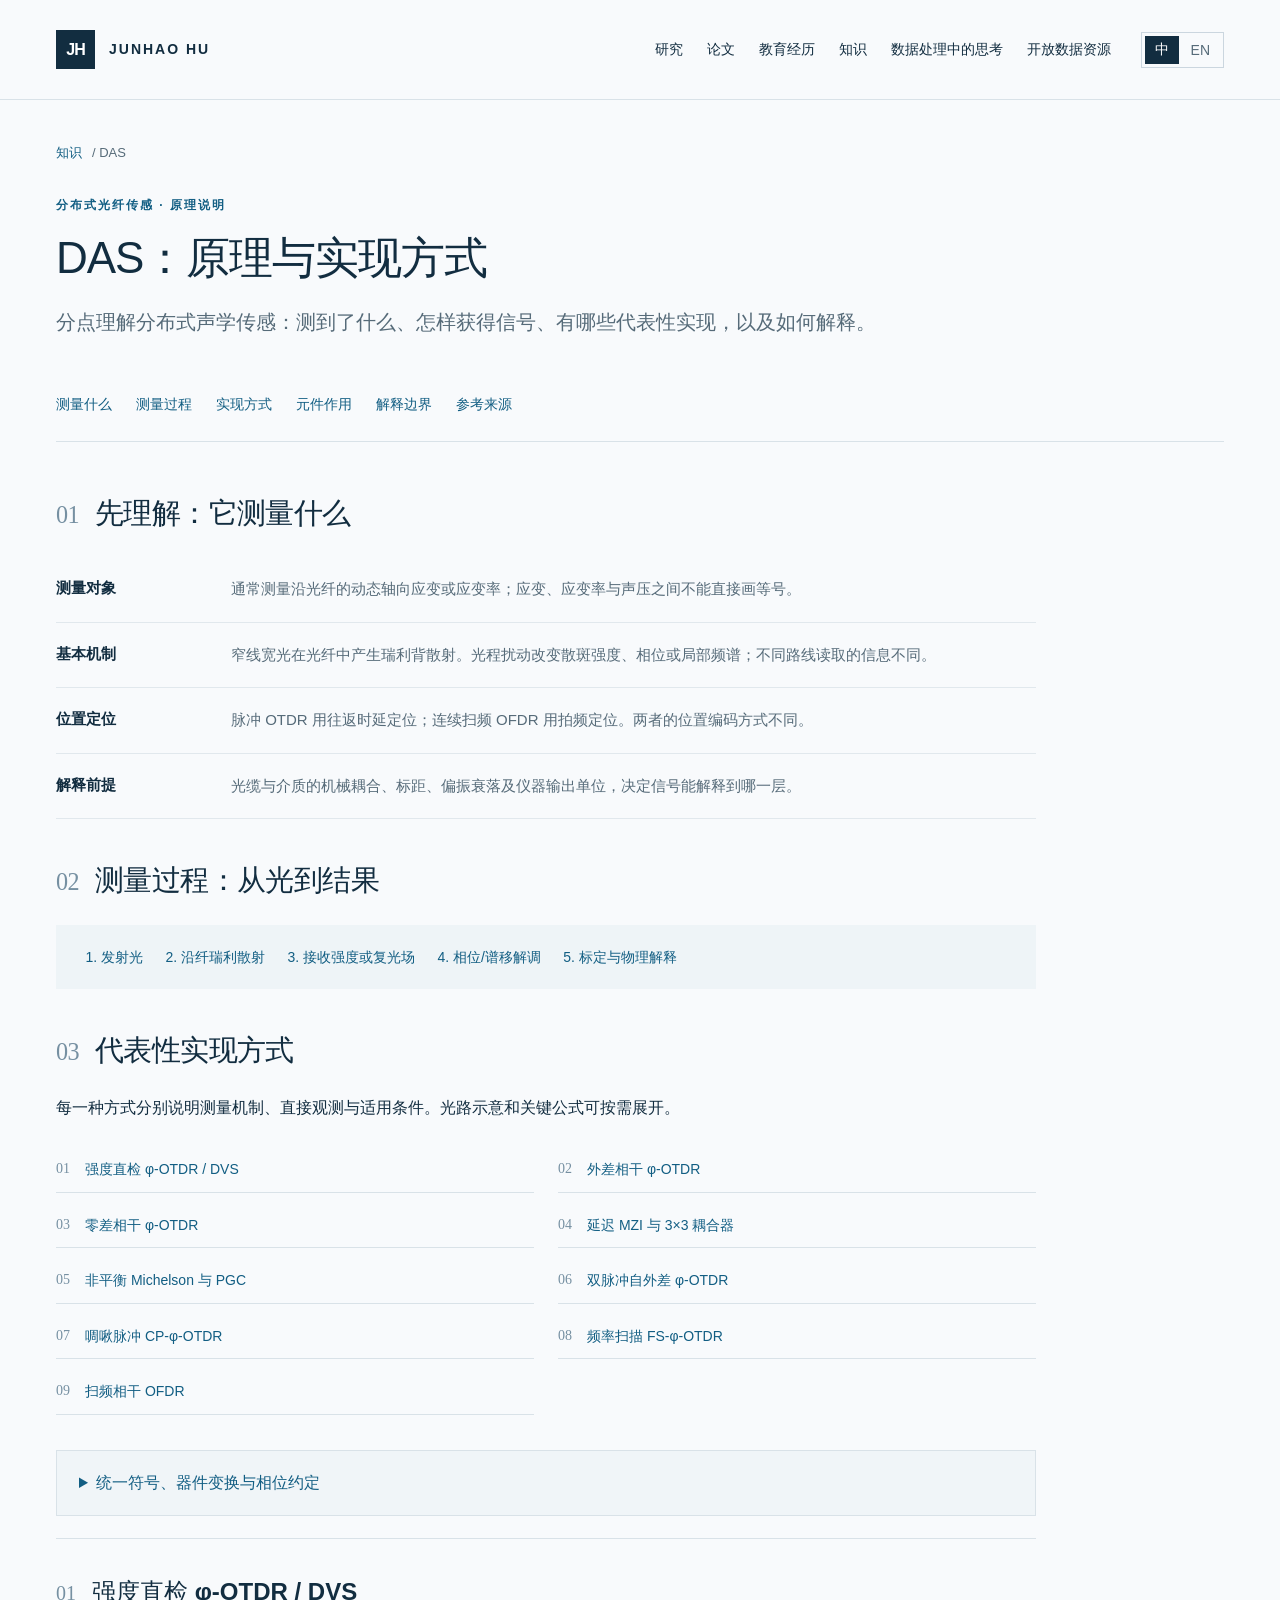
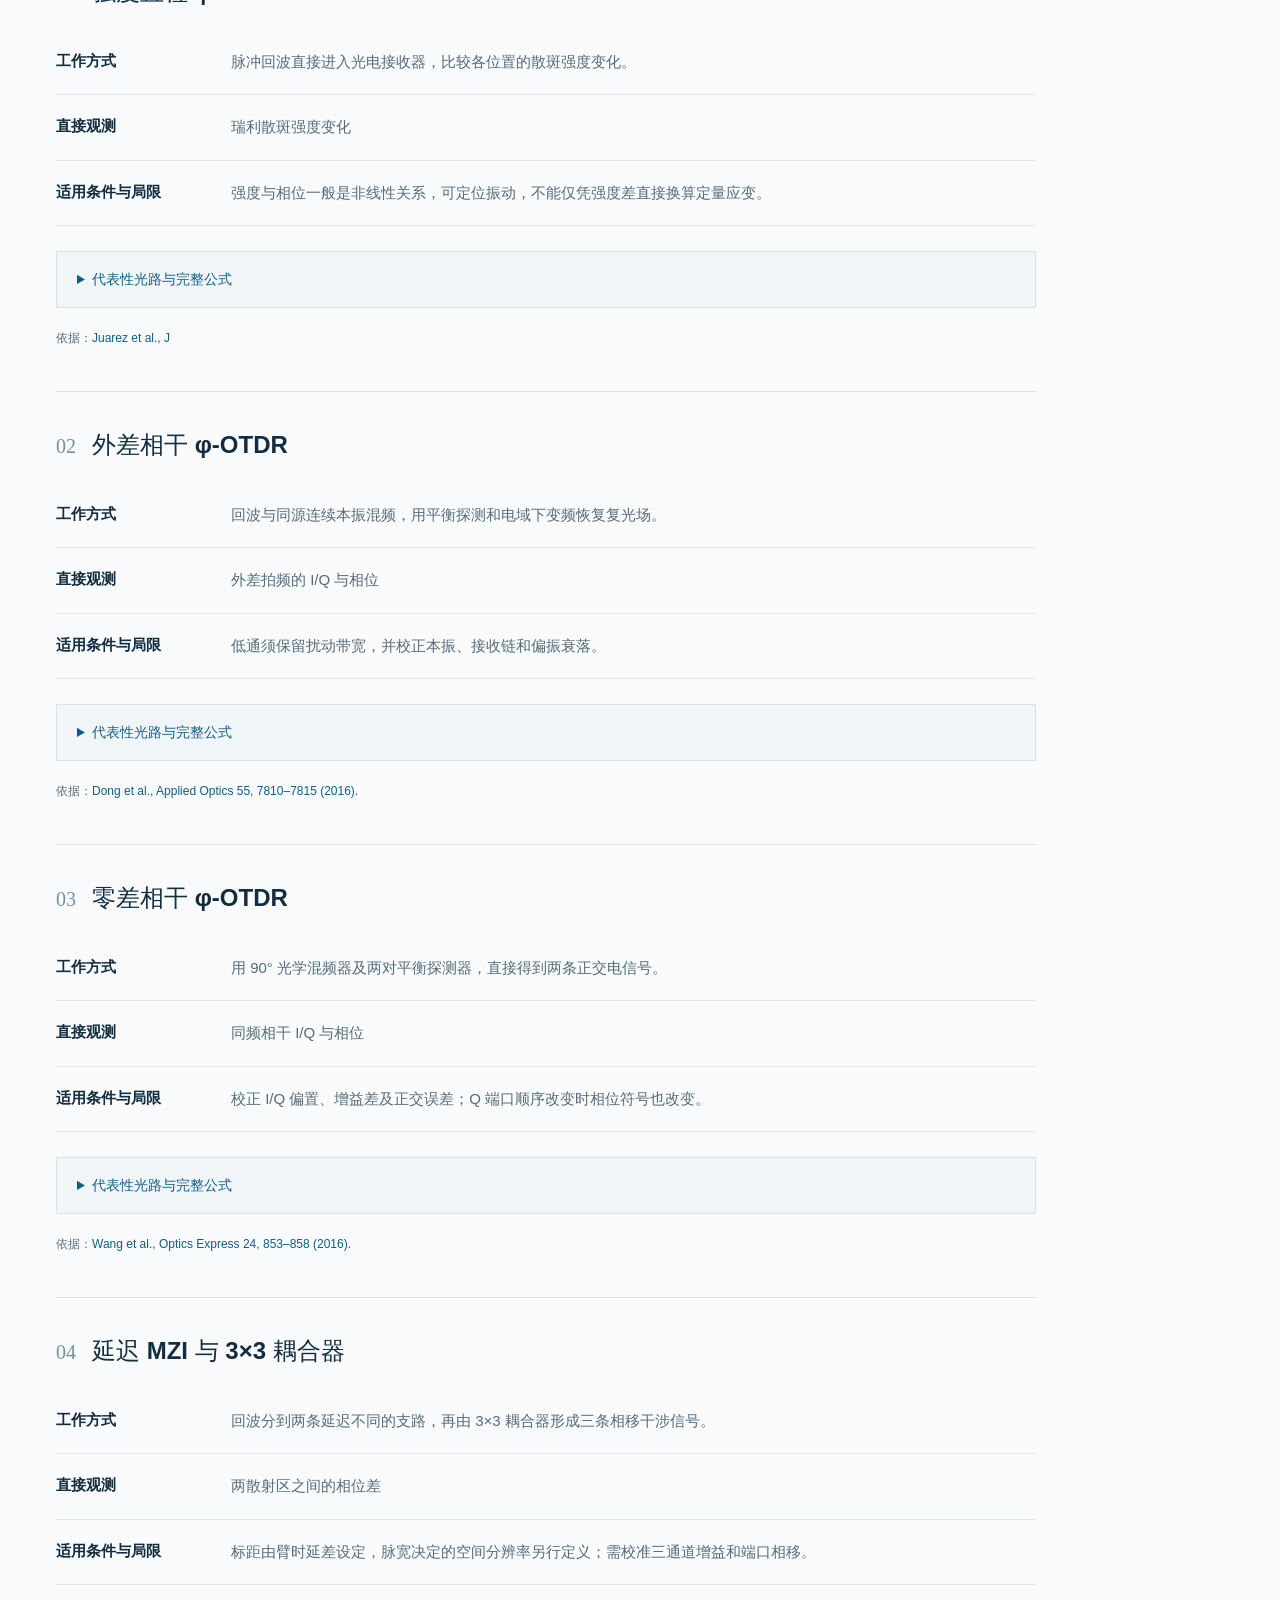
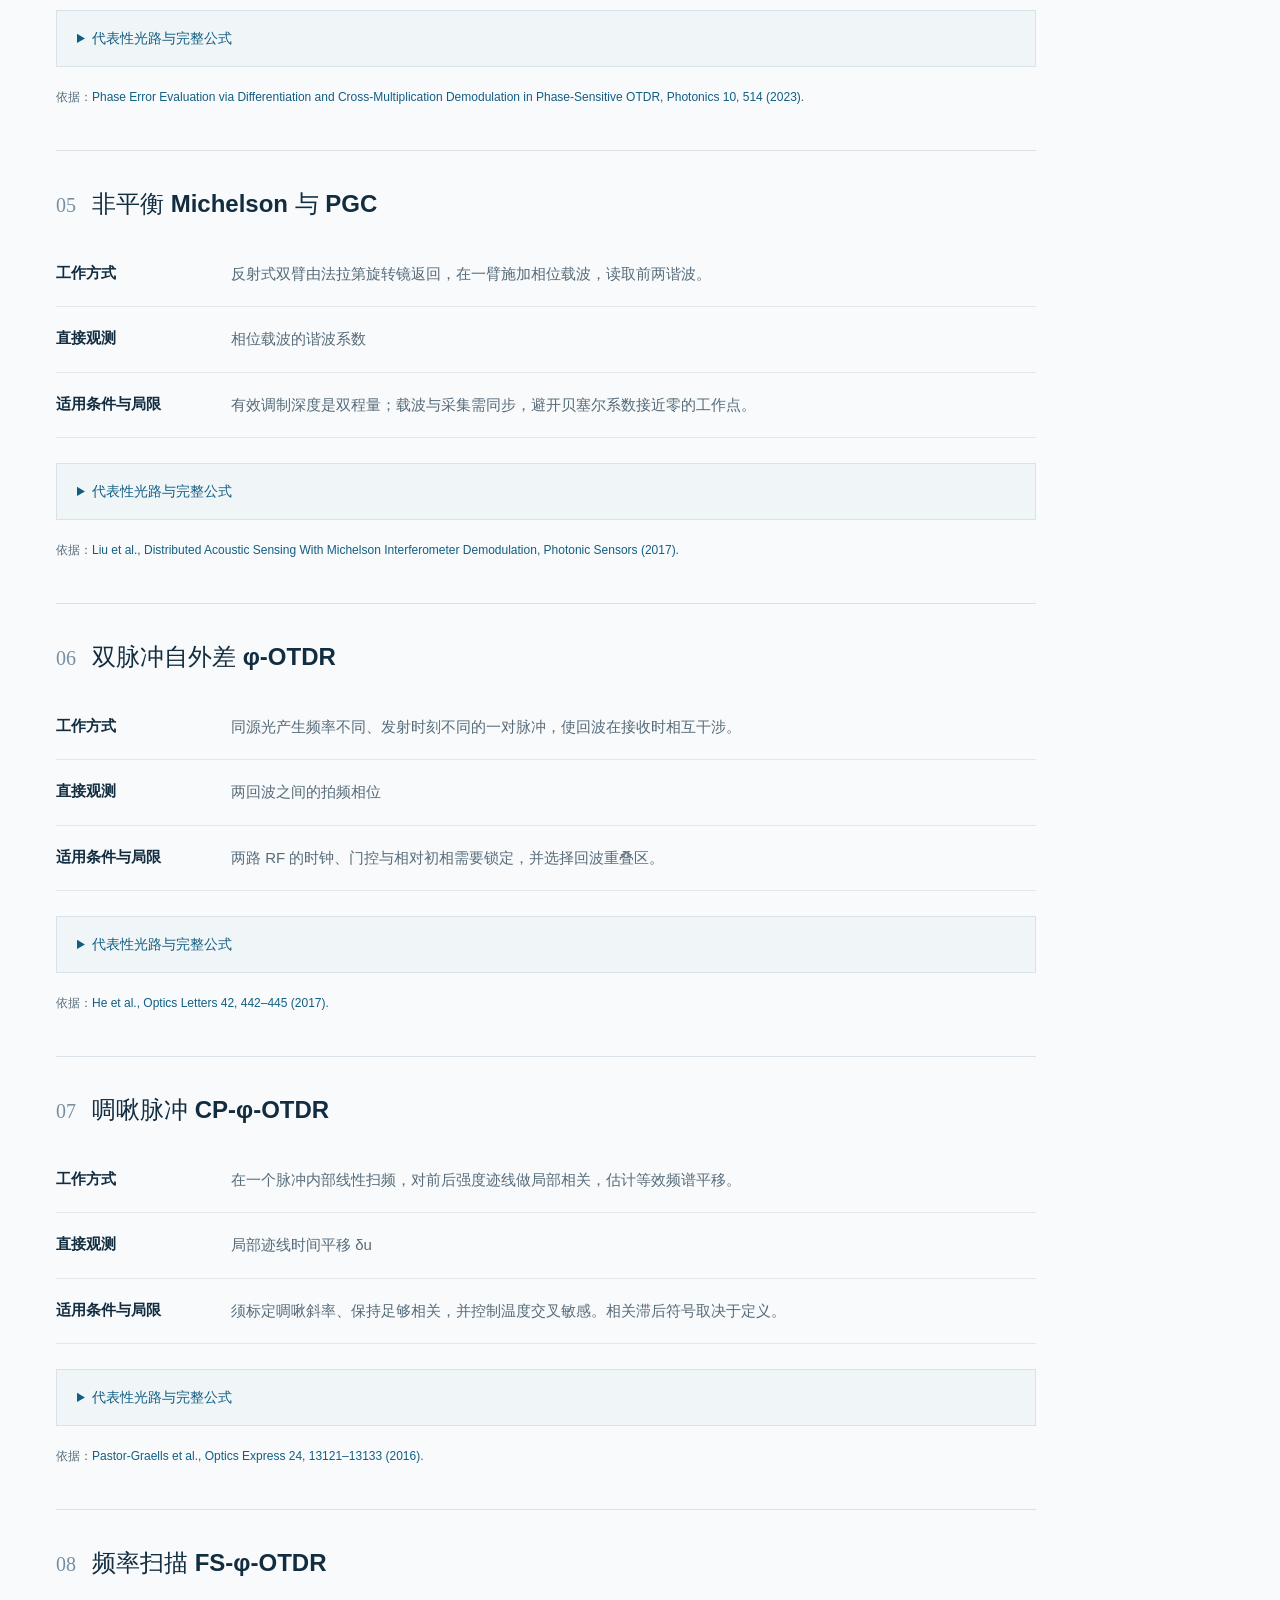
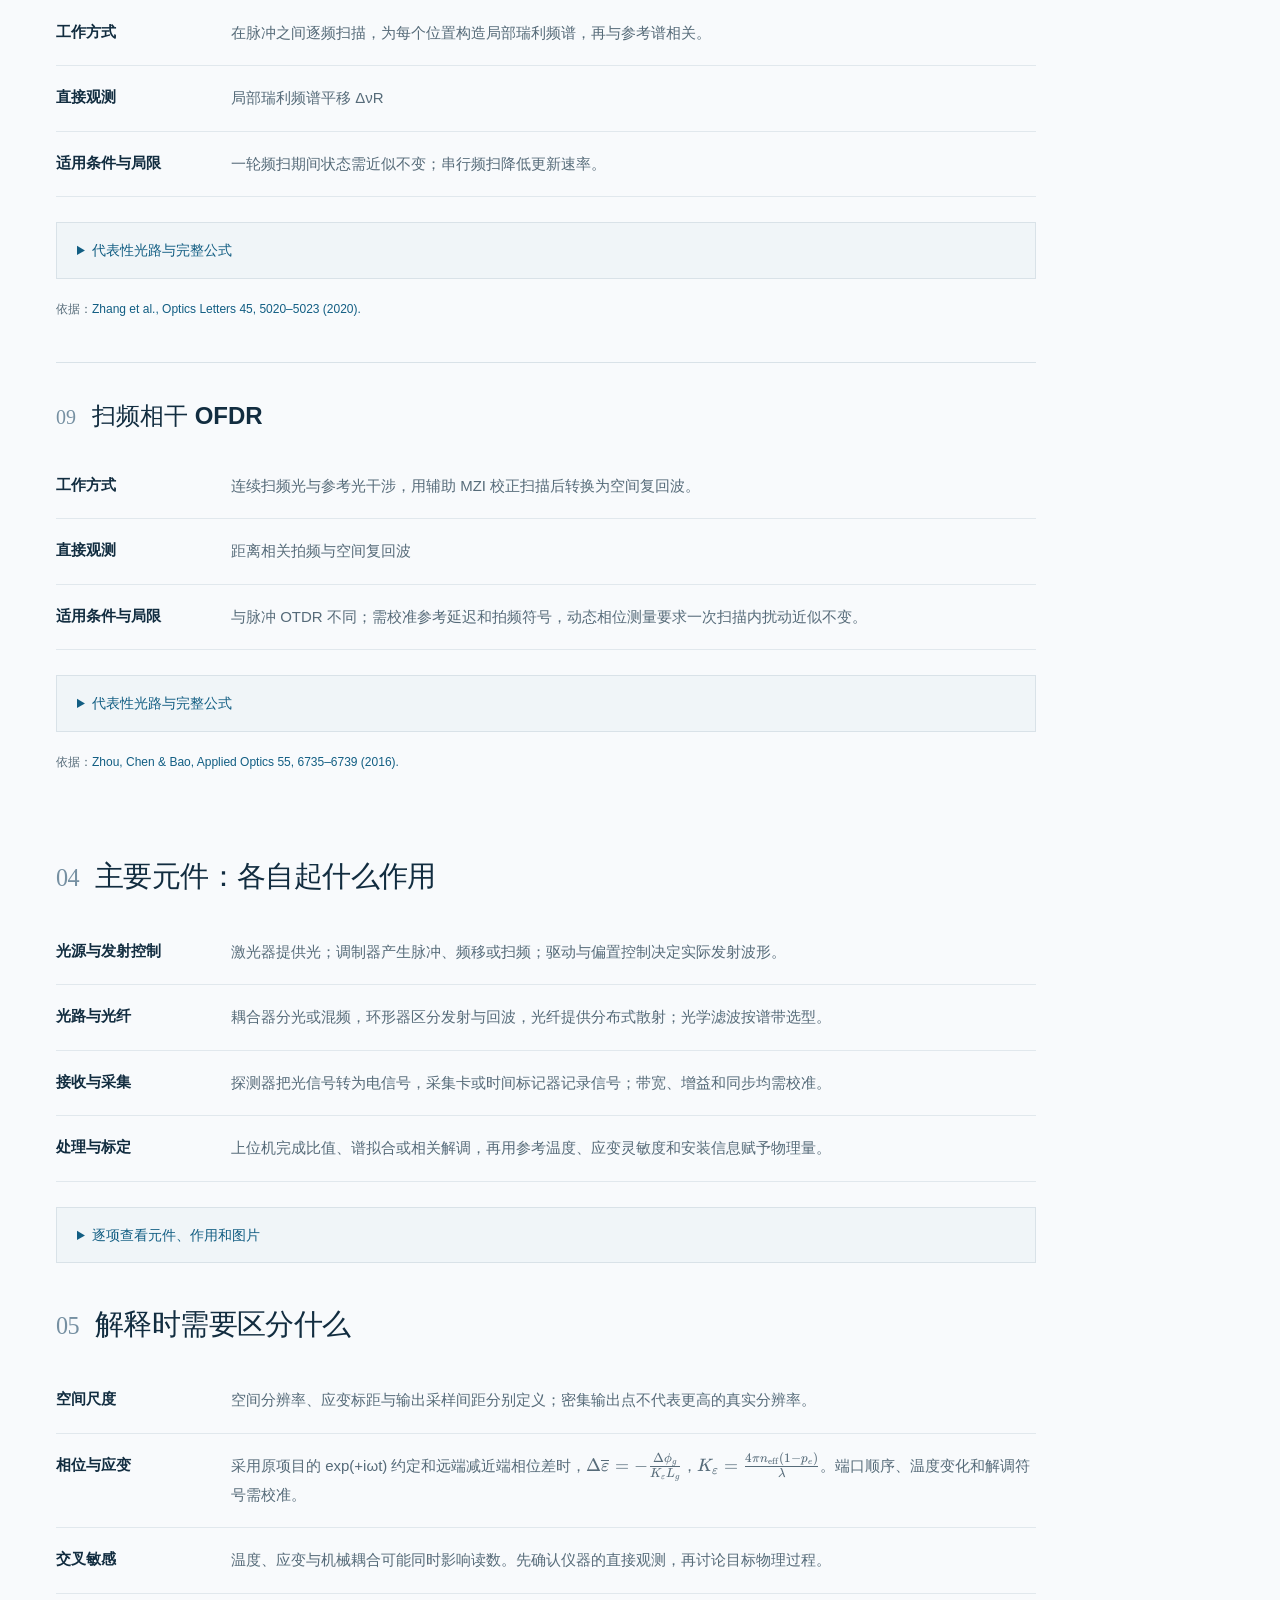
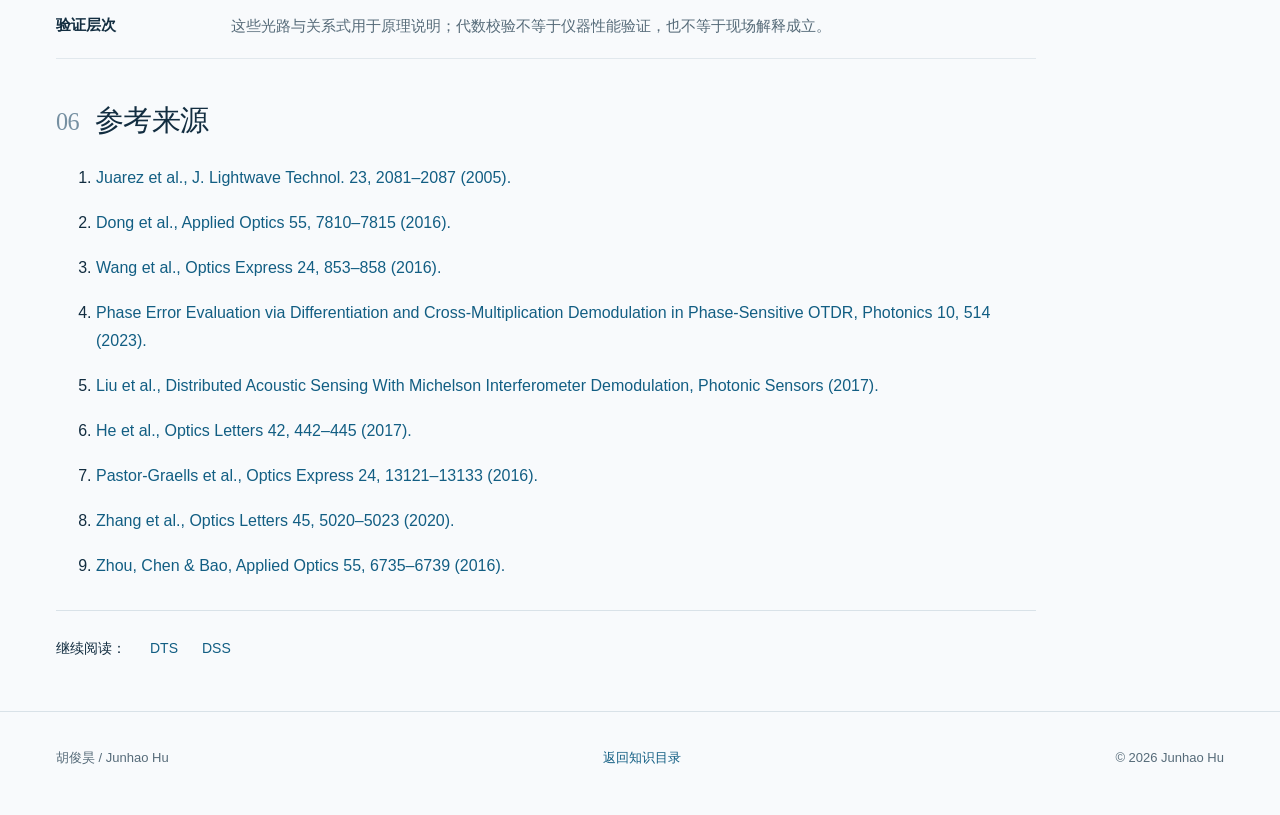
<file: knowledge/das-optical-atlas.html>
<!doctype html><html lang="zh-CN" data-title-zh="DAS：原理与实现方式 · 胡俊昊" data-title-en="DAS: principles and implementations · Junhao Hu"><head><meta charset="utf-8"><meta name="viewport" content="width=device-width,initial-scale=1"><title>DAS：原理与实现方式 · 胡俊昊</title><meta name="description" content="DAS：原理与实现方式：元件、代表性光路、支路公式与解释边界。"><link rel="icon" href="../favicon.svg"><link rel="stylesheet" href="../style.css"><link rel="stylesheet" href="knowledge.css"><link rel="stylesheet" href="atlas.css"><link rel="stylesheet" href="vendor/katex/katex.min.css"><link rel="stylesheet" href="math.css"><script defer src="vendor/katex/katex.min.js"></script><script defer src="math.js"></script></head><body><a class="skip" href="#main">跳至正文 / Skip to content</a><header><a class="brand" href="../index.html#home" aria-label="Junhao Hu home"><span class="monogram">JH</span><span>JUNHAO HU</span></a><nav aria-label="Main navigation"><a href="../index.html#research" data-zh="研究" data-en="Research">研究</a><a href="../index.html#publications" data-zh="论文" data-en="Publications">论文</a><a href="../index.html#education" data-zh="教育经历" data-en="Education">教育经历</a><a href="index.html" data-zh="知识" data-en="Knowledge">知识</a><a href="../notes/index.html" data-zh="数据处理中的思考" data-en="Data Interpretation Notes">数据处理中的思考</a><a href="../datasets/index.html" data-zh="开放数据资源" data-en="Open Datasets">开放数据资源</a></nav><div class="languages" role="group" aria-label="Language"><button id="zh" aria-pressed="true" lang="zh">中</button><button id="en" aria-pressed="false" lang="en">EN</button></div></header><main id="main"><section class="article-hero"><div class="breadcrumbs"><a href="index.html"><span data-zh="知识" data-en="Knowledge" >知识</span></a> / DAS</div><span data-zh="分布式光纤传感 · 原理说明" data-en="DISTRIBUTED FIBER-OPTIC SENSING · PRINCIPLES" class="eyebrow">分布式光纤传感 · 原理说明</span><h1 data-zh="DAS：原理与实现方式" data-en="DAS: principles and implementations" >DAS：原理与实现方式</h1><p data-zh="分点理解分布式声学传感：测到了什么、怎样获得信号、有哪些代表性实现，以及如何解释。" data-en="Understand distributed acoustic sensing point by point: observations, acquisition, representative implementations, and interpretation." class="lede">分点理解分布式声学传感：测到了什么、怎样获得信号、有哪些代表性实现，以及如何解释。</p></section><nav class="notes-toc" aria-label="Page contents"><a href="#measure"><span data-zh="测量什么" data-en="Measurement" >测量什么</span></a><a href="#chain"><span data-zh="测量过程" data-en="Acquisition" >测量过程</span></a><a href="#routes"><span data-zh="实现方式" data-en="Implementations" >实现方式</span></a><a href="#components"><span data-zh="元件作用" data-en="Components" >元件作用</span></a><a href="#limits"><span data-zh="解释边界" data-en="Limits" >解释边界</span></a><a href="#sources"><span data-zh="参考来源" data-en="Sources" >参考来源</span></a></nav><div class="point-notes"><h2 id="measure"><small>01</small><span data-zh="先理解：它测量什么" data-en="What does it measure?" >先理解：它测量什么</span></h2><ul class="explanation-points"><li><strong><span data-zh="测量对象" data-en="Measurement" >测量对象</span></strong><span ><span data-lang="zh" lang="zh-CN">通常测量沿光纤的动态轴向应变或应变率；应变、应变率与声压之间不能直接画等号。</span><span data-lang="en" lang="en" hidden>Usually dynamic axial fiber strain or strain rate; strain, strain rate, and acoustic pressure are not interchangeable.</span></span></li><li><strong><span data-zh="基本机制" data-en="Mechanism" >基本机制</span></strong><span ><span data-lang="zh" lang="zh-CN">窄线宽光在光纤中产生瑞利背散射。光程扰动改变散斑强度、相位或局部频谱；不同路线读取的信息不同。</span><span data-lang="en" lang="en" hidden>Coherent Rayleigh backscatter carries changes in intensity, phase, or local spectrum. Different implementations read different observables.</span></span></li><li><strong><span data-zh="位置定位" data-en="Localization" >位置定位</span></strong><span ><span data-lang="zh" lang="zh-CN">脉冲 OTDR 用往返时延定位；连续扫频 OFDR 用拍频定位。两者的位置编码方式不同。</span><span data-lang="en" lang="en" hidden>Pulsed OTDR uses round-trip delay; swept OFDR uses beat frequency. Their location encodings differ.</span></span></li><li><strong><span data-zh="解释前提" data-en="Interpretation" >解释前提</span></strong><span ><span data-lang="zh" lang="zh-CN">光缆与介质的机械耦合、标距、偏振衰落及仪器输出单位，决定信号能解释到哪一层。</span><span data-lang="en" lang="en" hidden>Cable coupling, gauge length, polarization fading, and output units determine what can be inferred.</span></span></li></ul><h2 id="chain"><small>02</small><span data-zh="测量过程：从光到结果" data-en="From light to a result" >测量过程：从光到结果</span></h2><ol class="measurement-flow"><li><span data-zh="发射光" data-en="Launch light" >发射光</span></li><li><span data-zh="沿纤瑞利散射" data-en="Rayleigh backscatter" >沿纤瑞利散射</span></li><li><span data-zh="接收强度或复光场" data-en="Intensity or coherent reception" >接收强度或复光场</span></li><li><span data-zh="相位/谱移解调" data-en="Phase / spectral-shift recovery" >相位/谱移解调</span></li><li><span data-zh="标定与物理解释" data-en="Calibration &amp; interpretation" >标定与物理解释</span></li></ol><h2 id="routes"><small>03</small><span data-zh="代表性实现方式" data-en="Representative implementations" >代表性实现方式</span></h2><p><span data-zh="每一种方式分别说明测量机制、直接观测与适用条件。光路示意和关键公式可按需展开。" data-en="Each implementation states its mechanism, observable, and conditions. Expand schematics and key equations as needed." >每一种方式分别说明测量机制、直接观测与适用条件。光路示意和关键公式可按需展开。</span></p><nav class="route-index" aria-label="Implementations"><a href="#DAS01"><span>01</span><span data-zh="强度直检 φ-OTDR / DVS" data-en="Direct-intensity φ-OTDR / DVS" >强度直检 φ-OTDR / DVS</span></a><a href="#DAS02"><span>02</span><span data-zh="外差相干 φ-OTDR" data-en="Heterodyne coherent φ-OTDR" >外差相干 φ-OTDR</span></a><a href="#DAS03"><span>03</span><span data-zh="零差相干 φ-OTDR" data-en="Homodyne coherent φ-OTDR" >零差相干 φ-OTDR</span></a><a href="#DAS04"><span>04</span><span data-zh="延迟 MZI 与 3×3 耦合器" data-en="Delayed MZI with a 3×3 coupler" >延迟 MZI 与 3×3 耦合器</span></a><a href="#DAS05"><span>05</span><span data-zh="非平衡 Michelson 与 PGC" data-en="Unbalanced Michelson with PGC" >非平衡 Michelson 与 PGC</span></a><a href="#DAS06"><span>06</span><span data-zh="双脉冲自外差 φ-OTDR" data-en="Dual-pulse self-heterodyne φ-OTDR" >双脉冲自外差 φ-OTDR</span></a><a href="#DAS07"><span>07</span><span data-zh="啁啾脉冲 CP-φ-OTDR" data-en="Chirped-pulse CP-φ-OTDR" >啁啾脉冲 CP-φ-OTDR</span></a><a href="#DAS08"><span>08</span><span data-zh="频率扫描 FS-φ-OTDR" data-en="Frequency-scanned FS-φ-OTDR" >频率扫描 FS-φ-OTDR</span></a><a href="#DAS09"><span>09</span><span data-zh="扫频相干 OFDR" data-en="Swept coherent OFDR" >扫频相干 OFDR</span></a></nav><details class="formula-conventions"><summary><span data-zh="统一符号、器件变换与相位约定" data-en="Symbols, component transforms &amp; phase convention" >统一符号、器件变换与相位约定</span></summary><div class="detailed-derivation"><h4>复场与时间坐标</h4><div class="math-display" data-display="block" data-tex="E_j(u,T)=B_j(u,T)e^{i\omega_0u},\quad \omega_0=2\pi\nu_0,\quad v_g=c/n_g.">E_j(u,T)=B_j(u,T)e^{i\omega_0u},\quad \omega_0=2\pi\nu_0,\quad v_g=c/n_g.</div><p><span class="math-inline" data-display="inline" data-tex="u">u</span>：一次迹线内的快时间；<span class="math-inline" data-display="inline" data-tex="T">T</span>：迹线 / 扫描的慢时间。<span class="math-inline" data-display="inline" data-tex="B_j">B_j</span> 为复包络。场以 <span class="math-inline" data-display="inline" data-tex="\sqrt{\rm W}">\sqrt{\rm W}</span> 归一化，因此 <span class="math-inline" data-display="inline" data-tex="|B_j|^2">|B_j|^2</span> 为光功率，<span class="math-inline" data-display="inline" data-tex="\R">\R</span> 的单位为 A/W。</p><p>图式对照：方案 01--08 直接标 <span class="math-inline" data-display="inline" data-tex="B_j">B_j</span>；典型发射链的 <span class="math-inline" data-display="inline" data-tex="B_0,B_1,B_2,B_3,B_p">B_0,B_1,B_2,B_3,B_p</span> 分别位于激光器、ISO、门控器、EDFA、BPF 的输出。分支和频率下标以各方案为准；方案 09 保留完整场 <span class="math-inline" data-display="inline" data-tex="E_j">E_j</span>。</p><p><span class="math-inline" data-display="inline" data-tex="\tau_j=2z_j/v_g">\tau_j=2z_j/v_g</span>；<span class="math-inline" data-display="inline" data-tex="r_j">r_j</span> 包含静态瑞利散射、传播损耗和静态载频相位。感测纤算子定义为</p><div class="math-display" data-display="block" data-tex="\Hh[b](u)=\sum_jr_j b(u-\tau_j)e^{i\delta\Phi_j(T)}.">\Hh[b](u)=\sum_jr_j b(u-\tau_j)e^{i\delta\Phi_j(T)}.</div><h4>所有光段可使用的器件变换</h4><div class="math-display" data-display="block" data-tex="\begin{aligned}
 \text{分光 / 固定损耗:}\quad&amp;B_{\rm out}=tB_{\rm in},\quad |s_1|^2+|s_2|^2\le1,\\
 \text{光功率增益:}\quad&amp;B_{\rm out}=\sqrt G B_{\rm in},\\
 \text{时间门控与频移:}\quad&amp;B_{\rm out}=p(u)e^{i\Omega u}B_{\rm in},\\
 \text{光纤延迟:}\quad&amp;B_{\rm out}=t_de^{-i\omega_0\tau_d}B_{\rm in}(u-\tau_d),\\
 \text{光滤波:}\quad&amp;B_{\rm out}=(h_B*B_{\rm in})(u),\\
 \text{相位调制:}\quad&amp;B_{\rm out}=e^{i\theta(u,T)}B_{\rm in},\\
 \text{直接探测:}\quad&amp;i=\R|B_{\rm in}|^2.
\end{aligned}">\begin{aligned}
 \text{分光 / 固定损耗:}\quad&amp;B_{\rm out}=tB_{\rm in},\quad |s_1|^2+|s_2|^2\le1,\\
 \text{光功率增益:}\quad&amp;B_{\rm out}=\sqrt G B_{\rm in},\\
 \text{时间门控与频移:}\quad&amp;B_{\rm out}=p(u)e^{i\Omega u}B_{\rm in},\\
 \text{光纤延迟:}\quad&amp;B_{\rm out}=t_de^{-i\omega_0\tau_d}B_{\rm in}(u-\tau_d),\\
 \text{光滤波:}\quad&amp;B_{\rm out}=(h_B*B_{\rm in})(u),\\
 \text{相位调制:}\quad&amp;B_{\rm out}=e^{i\theta(u,T)}B_{\rm in},\\
 \text{直接探测:}\quad&amp;i=\R|B_{\rm in}|^2.
\end{aligned}</div><p><span class="math-inline" data-display="inline" data-tex="\Omega">\Omega</span> 为 rad/s；频率步长 <span class="math-inline" data-display="inline" data-tex="\delta\nu">\delta\nu</span> 和啁啾斜率 <span class="math-inline" data-display="inline" data-tex="\kappa">\kappa</span> 分别为 Hz 和 Hz/s。环形器的 1→2、2→3 场传输系数是 <span class="math-inline" data-display="inline" data-tex="t_{12},t_{23}">t_{12},t_{23}</span>。</p></div><div class="detailed-derivation"><h4>相位--应变的统一正负号</h4><p>以 <span class="math-inline" data-display="inline" data-tex="e^{+i\omega t}">e^{+i\omega t}</span> 作为解析场约定，光程增大会增加传播时延，因此累积传播相位的扰动为</p><div class="math-display" data-display="block" data-tex="\begin{aligned}
 \delta\Phi(z,T)&amp;=-K_\epsilon\int_0^z\epsilon(x,T)\,dx,\\
 K_\epsilon&amp;=4\pi n_{\rm eff}(1-p_e)/\lambda_0,\\
 \Delta_T\phi_g&amp;=\Delta_T[\delta\Phi(z+L_g,T)-\delta\Phi(z,T)],\\
 \overline{\Delta\epsilon}&amp;=-\frac{\Delta_T\phi_g}{K_\epsilon L_g}.
\end{aligned}">\begin{aligned}
 \delta\Phi(z,T)&amp;=-K_\epsilon\int_0^z\epsilon(x,T)\,dx,\\
 K_\epsilon&amp;=4\pi n_{\rm eff}(1-p_e)/\lambda_0,\\
 \Delta_T\phi_g&amp;=\Delta_T[\delta\Phi(z+L_g,T)-\delta\Phi(z,T)],\\
 \overline{\Delta\epsilon}&amp;=-\frac{\Delta_T\phi_g}{K_\epsilon L_g}.
\end{aligned}</div><p><span class="math-inline" data-display="inline" data-tex="\Delta_T q=q(T)-q(T_0)">\Delta_T q=q(T)-q(T_0)</span>，<span class="math-inline" data-display="inline" data-tex="p_e">p_e</span> 为有效光弹系数。<span class="math-inline" data-display="inline" data-tex="\epsilon">\epsilon</span> 是沿纤轴向应变；<span class="math-inline" data-display="inline" data-tex="\lambda_0">\lambda_0</span> 是真空波长。<span class="math-inline" data-display="inline" data-tex="n_{\rm eff}">n_{\rm eff}</span> 用于相位灵敏度，<span class="math-inline" data-display="inline" data-tex="n_g">n_g</span> 用于位置 / 时延换算。</p><p>反转 I/Q 符号、交换两个位置或采用 <span class="math-inline" data-display="inline" data-tex="e^{-i\omega t}">e^{-i\omega t}</span>，会改变相位正负号。必须使用这里的同一约定，或整体修改。</p><p>谱移路线另定义 <span class="math-inline" data-display="inline" data-tex="\Delta\nu_R">\Delta\nu_R</span> 为局部瑞利谱向高频的位移：</p><div class="math-display" data-display="block" data-tex="\Delta\nu_R/\nu_0=-\xi\Delta\epsilon-C_{\mathcal T}\Delta\mathcal T,\qquad\xi=1-p_e.">\Delta\nu_R/\nu_0=-\xi\Delta\epsilon-C_{\mathcal T}\Delta\mathcal T,\qquad\xi=1-p_e.</div><p><span class="math-inline" data-display="inline" data-tex="\mathcal T">\mathcal T</span> 专用于温度，与慢时间 <span class="math-inline" data-display="inline" data-tex="T">T</span> 区分。</p><h4>常用器件缩写</h4><p>NLL：窄线宽激光；LD：激光二极管；TLS：可调谐扫频激光；ISO：隔离器；OC：光耦合器；CIR：环形器；AOM：声光调制器；IM：强度调制器；SSB-EOM：单边带电光频移器；EDFA：掺铒光纤放大器；BPF：光带通滤波器；PC：偏振控制器；VOA：可调衰减器；PM：相位调制器；SOA：半导体光放大器；FRM：法拉第旋转镜；PD：光电探测器。</p></div></details><article class="point-route" id="DAS01"><h3><small>01</small><span data-zh="强度直检 φ-OTDR / DVS" data-en="Direct-intensity φ-OTDR / DVS" >强度直检 φ-OTDR / DVS</span></h3><ul class="explanation-points"><li><strong><span data-zh="工作方式" data-en="How it works" >工作方式</span></strong><span ><span data-lang="zh" lang="zh-CN">脉冲回波直接进入光电接收器，比较各位置的散斑强度变化。</span><span data-lang="en" lang="en" hidden>Directly detect pulse returns and compare local speckle-intensity changes.</span></span></li><li><strong><span data-zh="直接观测" data-en="Observable" >直接观测</span></strong><span ><span data-lang="zh" lang="zh-CN">瑞利散斑强度变化</span><span data-lang="en" lang="en" hidden>Rayleigh speckle intensity changes</span></span></li><li><strong><span data-zh="适用条件与局限" data-en="Conditions and limits" >适用条件与局限</span></strong><span ><span data-lang="zh" lang="zh-CN">强度与相位一般是非线性关系，可定位振动，不能仅凭强度差直接换算定量应变。</span><span data-lang="en" lang="en" hidden>Intensity is generally nonlinear in phase: vibration localization alone does not yield quantitative strain.</span></span></li></ul><details class="note-detail"><summary><span data-zh="代表性光路与完整公式" data-en="Representative path &amp; complete equations" >代表性光路与完整公式</span></summary><figure class="route-figure"><img src="atlases/das/figures/DAS_01.svg" alt="强度直检 φ-OTDR / DVS" data-alt-zh="强度直检 φ-OTDR / DVS" data-alt-en="Direct-intensity φ-OTDR / DVS" loading="lazy"><figcaption><span data-zh="概念示意，非按比例、非实测数据。" data-en="Conceptual, not to scale, not measured data." >概念示意，非按比例、非实测数据。</span></figcaption></figure><div class="detailed-derivation"><h4>发射链与瑞利回波（图中逐段标号）</h4><div class="math-display" data-display="block" data-tex="\begin{aligned}
 B_0&amp;=A_0e^{i\phi_L(T+u)},\quad E_j=B_je^{i\omega_0u},\\
 B_1&amp;=t_I B_0,\qquad B_2=p(u)e^{i\Omega_Au}B_1,\\
 B_3&amp;=\sqrt G B_2,\qquad B_p=h_B*B_3,\\
 B_F&amp;=t_{12}B_p,\quad B_{\rm bs}=\Hh[B_F],\\
 B_r&amp;=t_{23}B_{\rm bs}=t_{23}\sum_j r_j B_F(u-\tau_j)e^{i\delta\Phi_j(T)}.
\end{aligned}">\begin{aligned}
 B_0&amp;=A_0e^{i\phi_L(T+u)},\quad E_j=B_je^{i\omega_0u},\\
 B_1&amp;=t_I B_0,\qquad B_2=p(u)e^{i\Omega_Au}B_1,\\
 B_3&amp;=\sqrt G B_2,\qquad B_p=h_B*B_3,\\
 B_F&amp;=t_{12}B_p,\quad B_{\rm bs}=\Hh[B_F],\\
 B_r&amp;=t_{23}B_{\rm bs}=t_{23}\sum_j r_j B_F(u-\tau_j)e^{i\delta\Phi_j(T)}.
\end{aligned}</div><p>这里 <span class="math-inline" data-display="inline" data-tex="\tau_j=2z_j/v_g">\tau_j=2z_j/v_g</span>；<span class="math-inline" data-display="inline" data-tex="p">p</span> 是场门函数；<span class="math-inline" data-display="inline" data-tex="G">G</span> 为功率增益。<span class="math-inline" data-display="inline" data-tex="h_B">h_B</span> 为滤波器的复基带冲激响应，<span class="math-inline" data-display="inline" data-tex="*">*</span> 表示卷积。</p></div><div class="detailed-derivation"><h4>光电流与可观测量</h4><p>令 <span class="math-inline" data-display="inline" data-tex="q_j=r_jB_F(u-\tau_j)e^{i\delta\Phi_j}">q_j=r_jB_F(u-\tau_j)e^{i\delta\Phi_j}</span>，则</p><div class="math-display" data-display="block" data-tex="\begin{aligned}
 i&amp;=\R|B_r|^2\\
  &amp;=\R|t_{23}|^2\left[\sum_j|q_j|^2+2\sum_{j&lt;k}\Re(q_jq_k^*)\right],\\
 D(u,T)&amp;=i(u,T)-i(u,T_0),\qquad z=\frac{v_gu}{2}.
\end{aligned}">\begin{aligned}
 i&amp;=\R|B_r|^2\\
  &amp;=\R|t_{23}|^2\left[\sum_j|q_j|^2+2\sum_{j&lt;k}\Re(q_jq_k^*)\right],\\
 D(u,T)&amp;=i(u,T)-i(u,T_0),\qquad z=\frac{v_gu}{2}.
\end{aligned}</div><h4>解释与适用边界</h4><p>交叉项含 <span class="math-inline" data-display="inline" data-tex="\cos[\delta\Phi_j-\delta\Phi_k+\text{静态相位}]">\cos[\delta\Phi_j-\delta\Phi_k+\text{静态相位}]</span>。强度差可定位振动，但对相位一般是非线性的；单独测量强度不能直接套用线性的相位--应变公式。</p><div class="math-display" data-display="block" data-tex="\Delta z\simeq\frac{v_g\tau_p}{2},\qquad f_{\rm rep}\lesssim\frac{v_g}{2L}.">\Delta z\simeq\frac{v_g\tau_p}{2},\qquad f_{\rm rep}\lesssim\frac{v_g}{2L}.</div><p>这里 <span class="math-inline" data-display="inline" data-tex="\tau_p">\tau_p</span> 是脉宽，<span class="math-inline" data-display="inline" data-tex="L">L</span> 为感测长度；<span class="math-inline" data-display="inline" data-tex="u">u</span> 已扣除固定系统延迟。</p></div></details><p class="point-source"><span data-zh="依据：" data-en="Sources: " >依据：</span><a href="https://doi.org/10.1109/JLT.2005.849924" target="_blank" rel="noopener noreferrer">Juarez et al., J</a> </p></article><article class="point-route" id="DAS02"><h3><small>02</small><span data-zh="外差相干 φ-OTDR" data-en="Heterodyne coherent φ-OTDR" >外差相干 φ-OTDR</span></h3><ul class="explanation-points"><li><strong><span data-zh="工作方式" data-en="How it works" >工作方式</span></strong><span ><span data-lang="zh" lang="zh-CN">回波与同源连续本振混频，用平衡探测和电域下变频恢复复光场。</span><span data-lang="en" lang="en" hidden>Mix the return with a same-source CW oscillator; balanced detection and electrical down-conversion recover the complex field.</span></span></li><li><strong><span data-zh="直接观测" data-en="Observable" >直接观测</span></strong><span ><span data-lang="zh" lang="zh-CN">外差拍频的 I/Q 与相位</span><span data-lang="en" lang="en" hidden>Heterodyne I/Q and phase</span></span></li><li><strong><span data-zh="适用条件与局限" data-en="Conditions and limits" >适用条件与局限</span></strong><span ><span data-lang="zh" lang="zh-CN">低通须保留扰动带宽，并校正本振、接收链和偏振衰落。</span><span data-lang="en" lang="en" hidden>Retain the disturbance bandwidth and calibrate the LO, receiver chain, and polarization fading.</span></span></li></ul><details class="note-detail"><summary><span data-zh="代表性光路与完整公式" data-en="Representative path &amp; complete equations" >代表性光路与完整公式</span></summary><figure class="route-figure"><img src="atlases/das/figures/DAS_02.svg" alt="外差相干 φ-OTDR" data-alt-zh="外差相干 φ-OTDR" data-alt-en="Heterodyne coherent φ-OTDR" loading="lazy"><figcaption><span data-zh="概念示意，非按比例、非实测数据。" data-en="Conceptual, not to scale, not measured data." >概念示意，非按比例、非实测数据。</span></figcaption></figure><div class="detailed-derivation"><h4>探测光与本振（所有光场共用 <span class="math-inline" data-display="inline" data-tex="e^{i\omega_0u}">e^{i\omega_0u}</span>）</h4><div class="math-display" data-display="block" data-tex="\begin{aligned}
 B_0&amp;=A_0e^{i\phi_L(T+u)},\quad B_1=t_I B_0,\\
 B_S&amp;=s_S B_1,\quad B_{L0}=s_L B_1,\\
 B_{L1}&amp;=t_{\rm PC}B_{L0},\quad B_L=t_VB_{L1},\\
 B_2&amp;=p(u)e^{i\Omega_Au}B_S,\quad B_3=\sqrt G B_2,\\
 B_p&amp;=h_B*B_3,\quad B_F=t_{12}B_p,\\
 B_{\rm bs}&amp;=\Hh[B_F],\quad B_r=t_{23}B_{\rm bs}.
\end{aligned}">\begin{aligned}
 B_0&amp;=A_0e^{i\phi_L(T+u)},\quad B_1=t_I B_0,\\
 B_S&amp;=s_S B_1,\quad B_{L0}=s_L B_1,\\
 B_{L1}&amp;=t_{\rm PC}B_{L0},\quad B_L=t_VB_{L1},\\
 B_2&amp;=p(u)e^{i\Omega_Au}B_S,\quad B_3=\sqrt G B_2,\\
 B_p&amp;=h_B*B_3,\quad B_F=t_{12}B_p,\\
 B_{\rm bs}&amp;=\Hh[B_F],\quad B_r=t_{23}B_{\rm bs}.
\end{aligned}</div><p>各系数可为复数；PC 在此表示匹配偏振后的标量投影。延迟本振还需将 <span class="math-inline" data-display="inline" data-tex="B_1(u)">B_1(u)</span> 换为 <span class="math-inline" data-display="inline" data-tex="B_1(u-\tau_L)">B_1(u-\tau_L)</span>。</p></div><div class="detailed-derivation"><h4>耦合器输出与平衡电流</h4><p>校准后的等效耦合器端口相位可写为</p><div class="math-display" data-display="block" data-tex="\begin{aligned}
 B_\pm&amp;=(B_r\pm B_L)/\sqrt2,\\
 i_\Delta&amp;=\R(|B_+|^2-|B_-|^2)=2\R\Re(B_rB_L^*).
\end{aligned}">\begin{aligned}
 B_\pm&amp;=(B_r\pm B_L)/\sqrt2,\\
 i_\Delta&amp;=\R(|B_+|^2-|B_-|^2)=2\R\Re(B_rB_L^*).
\end{aligned}</div><p>令 <span class="math-inline" data-display="inline" data-tex="B_r=A_r e^{i\Omega_Au}">B_r=A_r e^{i\Omega_Au}</span>、<span class="math-inline" data-display="inline" data-tex="B_L=A_L">B_L=A_L</span>，<span class="math-inline" data-display="inline" data-tex="C=A_rA_L^*">C=A_rA_L^*</span>，则</p><div class="math-display" data-display="block" data-tex="i_\Delta=2\R\Re(Ce^{i\Omega_Au}),\qquad
\widehat C=\LPF[i_\Delta e^{-i\Omega_Au}]/\R.">i_\Delta=2\R\Re(Ce^{i\Omega_Au}),\qquad
\widehat C=\LPF[i_\Delta e^{-i\Omega_Au}]/\R.</div><h4>相位与平均应变</h4><p>先恢复 <span class="math-inline" data-display="inline" data-tex="\phi=\arg\widehat C">\phi=\arg\widehat C</span>，再在两个位置间做相位差：</p><div class="math-display" data-display="block" data-tex="\Delta_T\phi_g=\Delta_T\unwrap\arg\!\left[C(z+L_g,T)C^*(z,T)\right],
\qquad\overline{\Delta\epsilon}=-\frac{\Delta_T\phi_g}{K_\epsilon L_g}.">\Delta_T\phi_g=\Delta_T\unwrap\arg\!\left[C(z+L_g,T)C^*(z,T)\right],
\qquad\overline{\Delta\epsilon}=-\frac{\Delta_T\phi_g}{K_\epsilon L_g}.</div><p>低通应保留扰动带宽并抑制 <span class="math-inline" data-display="inline" data-tex="2\Omega_A">2\Omega_A</span>。图示为单偏振相干接收；衰落处需另行处理。</p></div></details><p class="point-source"><span data-zh="依据：" data-en="Sources: " >依据：</span><a href="https://doi.org/10.1364/AO.55.007810" target="_blank" rel="noopener noreferrer">Dong et al., Applied Optics 55, 7810–7815 (2016).</a> </p></article><article class="point-route" id="DAS03"><h3><small>03</small><span data-zh="零差相干 φ-OTDR" data-en="Homodyne coherent φ-OTDR" >零差相干 φ-OTDR</span></h3><ul class="explanation-points"><li><strong><span data-zh="工作方式" data-en="How it works" >工作方式</span></strong><span ><span data-lang="zh" lang="zh-CN">用 90° 光学混频器及两对平衡探测器，直接得到两条正交电信号。</span><span data-lang="en" lang="en" hidden>A 90° optical hybrid and two balanced pairs directly produce quadrature signals.</span></span></li><li><strong><span data-zh="直接观测" data-en="Observable" >直接观测</span></strong><span ><span data-lang="zh" lang="zh-CN">同频相干 I/Q 与相位</span><span data-lang="en" lang="en" hidden>Homodyne coherent I/Q and phase</span></span></li><li><strong><span data-zh="适用条件与局限" data-en="Conditions and limits" >适用条件与局限</span></strong><span ><span data-lang="zh" lang="zh-CN">校正 I/Q 偏置、增益差及正交误差；Q 端口顺序改变时相位符号也改变。</span><span data-lang="en" lang="en" hidden>Correct I/Q offsets, gain mismatch, and quadrature error; swapping Q ports changes the phase sign.</span></span></li></ul><details class="note-detail"><summary><span data-zh="代表性光路与完整公式" data-en="Representative path &amp; complete equations" >代表性光路与完整公式</span></summary><figure class="route-figure"><img src="atlases/das/figures/DAS_03.svg" alt="零差相干 φ-OTDR" data-alt-zh="零差相干 φ-OTDR" data-alt-en="Homodyne coherent φ-OTDR" loading="lazy"><figcaption><span data-zh="概念示意，非按比例、非实测数据。" data-en="Conceptual, not to scale, not measured data." >概念示意，非按比例、非实测数据。</span></figcaption></figure><div class="detailed-derivation"><h4>探测光与本振（所有光场共用 <span class="math-inline" data-display="inline" data-tex="e^{i\omega_0u}">e^{i\omega_0u}</span>）</h4><div class="math-display" data-display="block" data-tex="\begin{aligned}
 B_0&amp;=A_0e^{i\phi_L(T+u)},\quad B_1=t_I B_0,\\
 B_S&amp;=s_S B_1,\quad B_{L0}=s_L B_1,\\
 B_{L1}&amp;=t_{\rm PC}B_{L0},\quad B_L=t_VB_{L1},\\
 B_2&amp;=p(u)B_S,\quad B_3=\sqrt G B_2,\\
 B_p&amp;=h_B*B_3,\quad B_F=t_{12}B_p,\\
 B_{\rm bs}&amp;=\Hh[B_F],\quad B_r=t_{23}B_{\rm bs}.
\end{aligned}">\begin{aligned}
 B_0&amp;=A_0e^{i\phi_L(T+u)},\quad B_1=t_I B_0,\\
 B_S&amp;=s_S B_1,\quad B_{L0}=s_L B_1,\\
 B_{L1}&amp;=t_{\rm PC}B_{L0},\quad B_L=t_VB_{L1},\\
 B_2&amp;=p(u)B_S,\quad B_3=\sqrt G B_2,\\
 B_p&amp;=h_B*B_3,\quad B_F=t_{12}B_p,\\
 B_{\rm bs}&amp;=\Hh[B_F],\quad B_r=t_{23}B_{\rm bs}.
\end{aligned}</div><p>各系数可为复数；PC 在此表示匹配偏振后的标量投影。延迟本振还需将 <span class="math-inline" data-display="inline" data-tex="B_1(u)">B_1(u)</span> 换为 <span class="math-inline" data-display="inline" data-tex="B_1(u-\tau_L)">B_1(u-\tau_L)</span>。</p><p>说明：IM 采用无频移门控；<span class="math-inline" data-display="inline" data-tex="\Omega_A=0">\Omega_A=0</span>。若使用 AOM，必须补偿本振频移才能得到零差。</p></div><div class="detailed-derivation"><h4>四个光输出与两路差分电流</h4><p>采用下列功率归一化的理想混频器矩阵：</p><div class="math-display" data-display="block" data-tex="\begin{aligned}
 B_{I\pm}&amp;=(B_r\pm B_L)/2,\\
 B_{Q\pm}&amp;=(B_r\pm iB_L)/2,\\
 I&amp;=\R(|B_{I+}|^2-|B_{I-}|^2)=\R\Re(B_rB_L^*),\\
 Q&amp;=\R(|B_{Q+}|^2-|B_{Q-}|^2)=\R\Im(B_rB_L^*),\\
 \widehat C&amp;=(I+iQ)/\R,\qquad\phi=\atan(Q,I).
\end{aligned}">\begin{aligned}
 B_{I\pm}&amp;=(B_r\pm B_L)/2,\\
 B_{Q\pm}&amp;=(B_r\pm iB_L)/2,\\
 I&amp;=\R(|B_{I+}|^2-|B_{I-}|^2)=\R\Re(B_rB_L^*),\\
 Q&amp;=\R(|B_{Q+}|^2-|B_{Q-}|^2)=\R\Im(B_rB_L^*),\\
 \widehat C&amp;=(I+iQ)/\R,\qquad\phi=\atan(Q,I).
\end{aligned}</div><h4>相位--应变换算</h4><div class="math-display" data-display="block" data-tex="\Delta_T\phi_g=\Delta_T\unwrap\arg\!\left[C(z+L_g,T)C^*(z,T)\right],
\qquad\overline{\Delta\epsilon}=-\frac{\Delta_T\phi_g}{K_\epsilon L_g}.">\Delta_T\phi_g=\Delta_T\unwrap\arg\!\left[C(z+L_g,T)C^*(z,T)\right],
\qquad\overline{\Delta\epsilon}=-\frac{\Delta_T\phi_g}{K_\epsilon L_g}.</div><p>四端口总光功率等于 <span class="math-inline" data-display="inline" data-tex="|B_r|^2+|B_L|^2">|B_r|^2+|B_L|^2</span>。实际接收器需校正 I/Q 偏置、增益差和正交误差。</p></div></details><p class="point-source"><span data-zh="依据：" data-en="Sources: " >依据：</span><a href="https://doi.org/10.1364/OE.24.000853" target="_blank" rel="noopener noreferrer">Wang et al., Optics Express 24, 853–858 (2016).</a> </p></article><article class="point-route" id="DAS04"><h3><small>04</small><span data-zh="延迟 MZI 与 3×3 耦合器" data-en="Delayed MZI with a 3×3 coupler" >延迟 MZI 与 3×3 耦合器</span></h3><ul class="explanation-points"><li><strong><span data-zh="工作方式" data-en="How it works" >工作方式</span></strong><span ><span data-lang="zh" lang="zh-CN">回波分到两条延迟不同的支路，再由 3×3 耦合器形成三条相移干涉信号。</span><span data-lang="en" lang="en" hidden>Split the return into unequal-delay arms; a 3×3 coupler forms three phase-shifted interference signals.</span></span></li><li><strong><span data-zh="直接观测" data-en="Observable" >直接观测</span></strong><span ><span data-lang="zh" lang="zh-CN">两散射区之间的相位差</span><span data-lang="en" lang="en" hidden>Phase difference between two scattering regions</span></span></li><li><strong><span data-zh="适用条件与局限" data-en="Conditions and limits" >适用条件与局限</span></strong><span ><span data-lang="zh" lang="zh-CN">标距由臂时延差设定，脉宽决定的空间分辨率另行定义；需校准三通道增益和端口相移。</span><span data-lang="en" lang="en" hidden>Arm delay sets the gauge length, independently of pulse resolution; calibrate three-channel gains and port phases.</span></span></li></ul><details class="note-detail"><summary><span data-zh="代表性光路与完整公式" data-en="Representative path &amp; complete equations" >代表性光路与完整公式</span></summary><figure class="route-figure"><img src="atlases/das/figures/DAS_04.svg" alt="延迟 MZI 与 3×3 耦合器" data-alt-zh="延迟 MZI 与 3×3 耦合器" data-alt-en="Delayed MZI with a 3×3 coupler" loading="lazy"><figcaption><span data-zh="概念示意，非按比例、非实测数据。" data-en="Conceptual, not to scale, not measured data." >概念示意，非按比例、非实测数据。</span></figcaption></figure><div class="detailed-derivation"><h4>发射链与瑞利回波（图中逐段标号）</h4><div class="math-display" data-display="block" data-tex="\begin{aligned}
 B_0&amp;=A_0e^{i\phi_L(T+u)},\quad E_j=B_je^{i\omega_0u},\\
 B_1&amp;=t_I B_0,\qquad B_2=p(u)e^{i\Omega_Au}B_1,\\
 B_3&amp;=\sqrt G B_2,\qquad B_p=h_B*B_3,\\
 B_F&amp;=t_{12}B_p,\quad B_{\rm bs}=\Hh[B_F],\\
 B_r&amp;=t_{23}B_{\rm bs}=t_{23}\sum_j r_j B_F(u-\tau_j)e^{i\delta\Phi_j(T)}.
\end{aligned}">\begin{aligned}
 B_0&amp;=A_0e^{i\phi_L(T+u)},\quad E_j=B_je^{i\omega_0u},\\
 B_1&amp;=t_I B_0,\qquad B_2=p(u)e^{i\Omega_Au}B_1,\\
 B_3&amp;=\sqrt G B_2,\qquad B_p=h_B*B_3,\\
 B_F&amp;=t_{12}B_p,\quad B_{\rm bs}=\Hh[B_F],\\
 B_r&amp;=t_{23}B_{\rm bs}=t_{23}\sum_j r_j B_F(u-\tau_j)e^{i\delta\Phi_j(T)}.
\end{aligned}</div><p>这里 <span class="math-inline" data-display="inline" data-tex="\tau_j=2z_j/v_g">\tau_j=2z_j/v_g</span>；<span class="math-inline" data-display="inline" data-tex="p">p</span> 是场门函数；<span class="math-inline" data-display="inline" data-tex="G">G</span> 为功率增益。<span class="math-inline" data-display="inline" data-tex="h_B">h_B</span> 为滤波器的复基带冲激响应，<span class="math-inline" data-display="inline" data-tex="*">*</span> 表示卷积。</p><h4>分光与两臂的光场</h4><div class="math-display" data-display="block" data-tex="B_{a0}=s_a B_r,\quad B_{b0}=s_b B_r,\quad
B_a=aB_r(u-\tau_a),\quad B_b=bB_r(u-\tau_b).">B_{a0}=s_a B_r,\quad B_{b0}=s_b B_r,\quad
B_a=aB_r(u-\tau_a),\quad B_b=bB_r(u-\tau_b).</div><p><span class="math-inline" data-display="inline" data-tex="a,b">a,b</span> 含分光、臂损耗及 <span class="math-inline" data-display="inline" data-tex="e^{-i\omega_0\tau_{a,b}}">e^{-i\omega_0\tau_{a,b}}</span>；<span class="math-inline" data-display="inline" data-tex="\tau_d=\tau_b-\tau_a">\tau_d=\tau_b-\tau_a</span>。</p></div><div class="detailed-derivation"><h4>三个光输出及相位解调</h4><div class="math-display" data-display="block" data-tex="\begin{aligned}
 B_{d,k}&amp;=(B_a+e^{i\theta_k}B_b)/\sqrt3,\quad\theta_k=2\pi k/3,\\
 i_k&amp;=\R|B_{d,k}|^2=I_0+V\cos(\phi-\theta_k),\quad k=0,1,2,\\
 I_0&amp;=\R(|B_a|^2+|B_b|^2)/3,\quad V=2\R|B_aB_b|/3,\\
 \phi&amp;=\arg(B_aB_b^*)\\
 &amp;=\atan\!\left(\sqrt3(i_1-i_2),\;2i_0-i_1-i_2\right).
\end{aligned}">\begin{aligned}
 B_{d,k}&amp;=(B_a+e^{i\theta_k}B_b)/\sqrt3,\quad\theta_k=2\pi k/3,\\
 i_k&amp;=\R|B_{d,k}|^2=I_0+V\cos(\phi-\theta_k),\quad k=0,1,2,\\
 I_0&amp;=\R(|B_a|^2+|B_b|^2)/3,\quad V=2\R|B_aB_b|/3,\\
 \phi&amp;=\arg(B_aB_b^*)\\
 &amp;=\atan\!\left(\sqrt3(i_1-i_2),\;2i_0-i_1-i_2\right).
\end{aligned}</div><h4>延迟与标距</h4><div class="math-display" data-display="block" data-tex="L_g=\frac{v_g\tau_d}{2},\qquad
\overline{\Delta\epsilon}=-\frac{\Delta_T\unwrap\phi}{K_\epsilon L_g}.">L_g=\frac{v_g\tau_d}{2},\qquad
\overline{\Delta\epsilon}=-\frac{\Delta_T\unwrap\phi}{K_\epsilon L_g}.</div><p>短延迟臂对应较远位置，长延迟臂对应较近位置。式中输出顺序与图中 <span class="math-inline" data-display="inline" data-tex="B_{d,0},B_{d,1},B_{d,2}">B_{d,0},B_{d,1},B_{d,2}</span> 一一对应。实际耦合器需校准三通道增益与非理想相移。</p></div></details><p class="point-source"><span data-zh="依据：" data-en="Sources: " >依据：</span><a href="https://doi.org/10.3390/photonics10050514" target="_blank" rel="noopener noreferrer">Phase Error Evaluation via Differentiation and Cross-Multiplication Demodulation in Phase-Sensitive OTDR, Photonics 10, 514 (2023).</a> </p></article><article class="point-route" id="DAS05"><h3><small>05</small><span data-zh="非平衡 Michelson 与 PGC" data-en="Unbalanced Michelson with PGC" >非平衡 Michelson 与 PGC</span></h3><ul class="explanation-points"><li><strong><span data-zh="工作方式" data-en="How it works" >工作方式</span></strong><span ><span data-lang="zh" lang="zh-CN">反射式双臂由法拉第旋转镜返回，在一臂施加相位载波，读取前两谐波。</span><span data-lang="en" lang="en" hidden>Faraday mirrors return the two arms; apply a phase carrier to one arm and recover the first two harmonics.</span></span></li><li><strong><span data-zh="直接观测" data-en="Observable" >直接观测</span></strong><span ><span data-lang="zh" lang="zh-CN">相位载波的谐波系数</span><span data-lang="en" lang="en" hidden>Phase-carrier harmonic coefficients</span></span></li><li><strong><span data-zh="适用条件与局限" data-en="Conditions and limits" >适用条件与局限</span></strong><span ><span data-lang="zh" lang="zh-CN">有效调制深度是双程量；载波与采集需同步，避开贝塞尔系数接近零的工作点。</span><span data-lang="en" lang="en" hidden>Use the effective round-trip modulation depth, synchronize carrier/acquisition, and avoid near-zero Bessel coefficients.</span></span></li></ul><details class="note-detail"><summary><span data-zh="代表性光路与完整公式" data-en="Representative path &amp; complete equations" >代表性光路与完整公式</span></summary><figure class="route-figure"><img src="atlases/das/figures/DAS_05.svg" alt="非平衡 Michelson 与 PGC" data-alt-zh="非平衡 Michelson 与 PGC" data-alt-en="Unbalanced Michelson with PGC" loading="lazy"><figcaption><span data-zh="概念示意，非按比例、非实测数据。" data-en="Conceptual, not to scale, not measured data." >概念示意，非按比例、非实测数据。</span></figcaption></figure><div class="detailed-derivation"><h4>发射与反射臂：每个方向的场</h4><p>发射链 <span class="math-inline" data-display="inline" data-tex="B_0\to B_1\to B_2\to B_3\to B_p\to B_F\to B_r">B_0\to B_1\to B_2\to B_3\to B_p\to B_F\to B_r</span> 与路线 1 相同；接收 ISO 后 <span class="math-inline" data-display="inline" data-tex="B_{r0}=t_{Ir}B_r">B_{r0}=t_{Ir}B_r</span>。设 2×2 耦合器的透射、耦合振幅为 <span class="math-inline" data-display="inline" data-tex="t,c">t,c</span>：</p><div class="math-display" data-display="block" data-tex="\begin{aligned}
 B_{a+}&amp;=tB_{r0},\qquad B_{b+}=cB_{r0},\\
 B_{a-}&amp;=\rho_a e^{-i\omega_0\tau_a}B_{a+}(u-\tau_a),\\
 B_{b-}&amp;=\rho_b e^{-i\omega_0\tau_b}B_{b+}(u-\tau_b)e^{iC\cos x},\\
 B_D&amp;=cB_{a-}+tB_{b-}=B_a+B_be^{iC\cos x},\\
 x&amp;=\omega_c(T+u)+\psi_c.
\end{aligned}">\begin{aligned}
 B_{a+}&amp;=tB_{r0},\qquad B_{b+}=cB_{r0},\\
 B_{a-}&amp;=\rho_a e^{-i\omega_0\tau_a}B_{a+}(u-\tau_a),\\
 B_{b-}&amp;=\rho_b e^{-i\omega_0\tau_b}B_{b+}(u-\tau_b)e^{iC\cos x},\\
 B_D&amp;=cB_{a-}+tB_{b-}=B_a+B_be^{iC\cos x},\\
 x&amp;=\omega_c(T+u)+\psi_c.
\end{aligned}</div><p><span class="math-inline" data-display="inline" data-tex="\rho_{a,b}">\rho_{a,b}</span> 含双程臂损耗及 FRM 反射。<span class="math-inline" data-display="inline" data-tex="B_a=cB_{a-}">B_a=cB_{a-}</span>；<span class="math-inline" data-display="inline" data-tex="B_b=tB_{b-}e^{-iC\cos x}">B_b=tB_{b-}e^{-iC\cos x}</span>。理想无损耦合器可取 <span class="math-inline" data-display="inline" data-tex="t=1/\sqrt2,c=i/\sqrt2">t=1/\sqrt2,c=i/\sqrt2</span>。</p></div><div class="detailed-derivation"><h4>探测电流与 PGC 谐波</h4><div class="math-display" data-display="block" data-tex="\begin{aligned}
 i&amp;=\R|B_D|^2=I_0+V\cos(\phi-C\cos x),\\
 \phi&amp;=\arg(B_aB_b^*),\quad V=2\R|B_aB_b|,\\
 h_1&amp;=2VJ_1(C)\sin\phi,\qquad h_2=-2VJ_2(C)\cos\phi,\\
 \phi&amp;=\atan\!\left(\frac{h_1}{2J_1(C)},\;-\frac{h_2}{2J_2(C)}\right).
\end{aligned}">\begin{aligned}
 i&amp;=\R|B_D|^2=I_0+V\cos(\phi-C\cos x),\\
 \phi&amp;=\arg(B_aB_b^*),\quad V=2\R|B_aB_b|,\\
 h_1&amp;=2VJ_1(C)\sin\phi,\qquad h_2=-2VJ_2(C)\cos\phi,\\
 \phi&amp;=\atan\!\left(\frac{h_1}{2J_1(C)},\;-\frac{h_2}{2J_2(C)}\right).
\end{aligned}</div><p><span class="math-inline" data-display="inline" data-tex="h_n">h_n</span> 为 <span class="math-inline" data-display="inline" data-tex="\cos(nx)">\cos(nx)</span> 的傅里叶系数；<span class="math-inline" data-display="inline" data-tex="J_n">J_n</span> 是第一类贝塞尔函数。同步解调并低通后得到这些系数。</p><h4>双程延迟与应变</h4><div class="math-display" data-display="block" data-tex="L_g=\frac{v_g(\tau_b-\tau_a)}{2}=\Delta\ell,\qquad
\overline{\Delta\epsilon}=-\frac{\Delta_T\unwrap\phi}{K_\epsilon L_g}.">L_g=\frac{v_g(\tau_b-\tau_a)}{2}=\Delta\ell,\qquad
\overline{\Delta\epsilon}=-\frac{\Delta_T\unwrap\phi}{K_\epsilon L_g}.</div><p><span class="math-inline" data-display="inline" data-tex="\Delta\ell">\Delta\ell</span> 是物理臂长差（两臂群速度相同）。<span class="math-inline" data-display="inline" data-tex="C">C</span> 表示有效双程调制深度；只有两次通过 PM 的驱动相位近似相同，才有 <span class="math-inline" data-display="inline" data-tex="C\simeq2C_{\rm single}">C\simeq2C_{\rm single}</span>。</p></div></details><p class="point-source"><span data-zh="依据：" data-en="Sources: " >依据：</span><a href="https://doi.org/10.1007/s13320-017-0363-y" target="_blank" rel="noopener noreferrer">Liu et al., Distributed Acoustic Sensing With Michelson Interferometer Demodulation, Photonic Sensors (2017).</a> </p></article><article class="point-route" id="DAS06"><h3><small>06</small><span data-zh="双脉冲自外差 φ-OTDR" data-en="Dual-pulse self-heterodyne φ-OTDR" >双脉冲自外差 φ-OTDR</span></h3><ul class="explanation-points"><li><strong><span data-zh="工作方式" data-en="How it works" >工作方式</span></strong><span ><span data-lang="zh" lang="zh-CN">同源光产生频率不同、发射时刻不同的一对脉冲，使回波在接收时相互干涉。</span><span data-lang="en" lang="en" hidden>Launch a same-source pulse pair with different frequencies and delays; overlapping returns interfere.</span></span></li><li><strong><span data-zh="直接观测" data-en="Observable" >直接观测</span></strong><span ><span data-lang="zh" lang="zh-CN">两回波之间的拍频相位</span><span data-lang="en" lang="en" hidden>Beat phase between two returns</span></span></li><li><strong><span data-zh="适用条件与局限" data-en="Conditions and limits" >适用条件与局限</span></strong><span ><span data-lang="zh" lang="zh-CN">两路 RF 的时钟、门控与相对初相需要锁定，并选择回波重叠区。</span><span data-lang="en" lang="en" hidden>Lock the RF clocks, gates, and relative phase, and select the return-overlap region.</span></span></li></ul><details class="note-detail"><summary><span data-zh="代表性光路与完整公式" data-en="Representative path &amp; complete equations" >代表性光路与完整公式</span></summary><figure class="route-figure"><img src="atlases/das/figures/DAS_06.svg" alt="双脉冲自外差 φ-OTDR" data-alt-zh="双脉冲自外差 φ-OTDR" data-alt-en="Dual-pulse self-heterodyne φ-OTDR" loading="lazy"><figcaption><span data-zh="概念示意，非按比例、非实测数据。" data-en="Conceptual, not to scale, not measured data." >概念示意，非按比例、非实测数据。</span></figcaption></figure><div class="detailed-derivation"><h4>双脉冲的每一光支路</h4><div class="math-display" data-display="block" data-tex="\begin{aligned}
 B_1&amp;=t_I B_0,\quad B_{a0}=s_aB_1,\quad B_{b0}=s_bB_1,\\
 B_A&amp;=a_Ap(u)e^{i\Omega_1u}B_{a0},\\
 B_B&amp;=a_Bp(u-\Delta T)e^{i\Omega_2u+i\theta}B_{b0},\\
 B_{\rm pair}&amp;=c_AB_A+c_BB_B,\quad B_3=\sqrt G B_{\rm pair},\\
 B_p&amp;=h_B*B_3,\quad B_F=t_{12}B_p,\\
 B_{\rm bs}&amp;=\Hh[B_F],\quad B_r=t_{23}B_{\rm bs}=B_{r1}+B_{r2}.
\end{aligned}">\begin{aligned}
 B_1&amp;=t_I B_0,\quad B_{a0}=s_aB_1,\quad B_{b0}=s_bB_1,\\
 B_A&amp;=a_Ap(u)e^{i\Omega_1u}B_{a0},\\
 B_B&amp;=a_Bp(u-\Delta T)e^{i\Omega_2u+i\theta}B_{b0},\\
 B_{\rm pair}&amp;=c_AB_A+c_BB_B,\quad B_3=\sqrt G B_{\rm pair},\\
 B_p&amp;=h_B*B_3,\quad B_F=t_{12}B_p,\\
 B_{\rm bs}&amp;=\Hh[B_F],\quad B_r=t_{23}B_{\rm bs}=B_{r1}+B_{r2}.
\end{aligned}</div><p>线性算子允许分别对 <span class="math-inline" data-display="inline" data-tex="B_A,B_B">B_A,B_B</span> 求回波后相加。<span class="math-inline" data-display="inline" data-tex="c_A,c_B">c_A,c_B</span> 是合束系数；<span class="math-inline" data-display="inline" data-tex="\theta">\theta</span> 是锁定的 RF 相对初相。令 <span class="math-inline" data-display="inline" data-tex="B_{r\ell}=A_{r\ell}e^{i\Omega_\ell u}">B_{r\ell}=A_{r\ell}e^{i\Omega_\ell u}</span>。</p></div><div class="detailed-derivation"><h4>探测与拍频相位</h4><div class="math-display" data-display="block" data-tex="\begin{aligned}
 i&amp;=\R(|A_{r1}|^2+|A_{r2}|^2)\\
 &amp;\quad+2\R\Re(A_{r1}A_{r2}^*e^{i\Delta\Omega u}),\\
 \Delta\Omega&amp;=\Omega_1-\Omega_2,\\
 \widehat C&amp;=\LPF[i e^{-i\Delta\Omega u}]/\R,\\
 \phi&amp;=\arg\widehat C,\qquad L_g\simeq v_g\Delta T/2.
\end{aligned}">\begin{aligned}
 i&amp;=\R(|A_{r1}|^2+|A_{r2}|^2)\\
 &amp;\quad+2\R\Re(A_{r1}A_{r2}^*e^{i\Delta\Omega u}),\\
 \Delta\Omega&amp;=\Omega_1-\Omega_2,\\
 \widehat C&amp;=\LPF[i e^{-i\Delta\Omega u}]/\R,\\
 \phi&amp;=\arg\widehat C,\qquad L_g\simeq v_g\Delta T/2.
\end{aligned}</div><div class="math-display" data-display="block" data-tex="\overline{\Delta\epsilon}=-\frac{\Delta_T\unwrap\phi}{K_\epsilon L_g}.">\overline{\Delta\epsilon}=-\frac{\Delta_T\unwrap\phi}{K_\epsilon L_g}.</div><p>在同一接收时刻，第一脉冲来自较远散射区，延后发射的第二脉冲来自较近散射区；拍频项保存两者的相位差。解调需抑制直流和负频项，并选择回波重叠区。</p><p>说明：两支路的频率差也引入固定传播相位，纳入静态校准；当频移远小于光频时，相位--应变系数可用共同的 <span class="math-inline" data-display="inline" data-tex="K_\epsilon">K_\epsilon</span>。</p></div></details><p class="point-source"><span data-zh="依据：" data-en="Sources: " >依据：</span><a href="https://doi.org/10.1364/OL.42.000442" target="_blank" rel="noopener noreferrer">He et al., Optics Letters 42, 442–445 (2017).</a> </p></article><article class="point-route" id="DAS07"><h3><small>07</small><span data-zh="啁啾脉冲 CP-φ-OTDR" data-en="Chirped-pulse CP-φ-OTDR" >啁啾脉冲 CP-φ-OTDR</span></h3><ul class="explanation-points"><li><strong><span data-zh="工作方式" data-en="How it works" >工作方式</span></strong><span ><span data-lang="zh" lang="zh-CN">在一个脉冲内部线性扫频，对前后强度迹线做局部相关，估计等效频谱平移。</span><span data-lang="en" lang="en" hidden>Chirp within each pulse and correlate local intensity traces to estimate an equivalent spectral shift.</span></span></li><li><strong><span data-zh="直接观测" data-en="Observable" >直接观测</span></strong><span ><span data-lang="zh" lang="zh-CN">局部迹线时间平移 δu</span><span data-lang="en" lang="en" hidden>Local trace time shift δu</span></span></li><li><strong><span data-zh="适用条件与局限" data-en="Conditions and limits" >适用条件与局限</span></strong><span ><span data-lang="zh" lang="zh-CN">须标定啁啾斜率、保持足够相关，并控制温度交叉敏感。相关滞后符号取决于定义。</span><span data-lang="en" lang="en" hidden>Calibrate chirp slope, retain sufficient correlation, and control thermal cross-sensitivity. Lag sign depends on its definition.</span></span></li></ul><details class="note-detail"><summary><span data-zh="代表性光路与完整公式" data-en="Representative path &amp; complete equations" >代表性光路与完整公式</span></summary><figure class="route-figure"><img src="atlases/das/figures/DAS_07.svg" alt="啁啾脉冲 CP-φ-OTDR" data-alt-zh="啁啾脉冲 CP-φ-OTDR" data-alt-en="Chirped-pulse CP-φ-OTDR" loading="lazy"><figcaption><span data-zh="概念示意，非按比例、非实测数据。" data-en="Conceptual, not to scale, not measured data." >概念示意，非按比例、非实测数据。</span></figcaption></figure><div class="detailed-derivation"><h4>啁啾光与脉冲门控</h4><div class="math-display" data-display="block" data-tex="\begin{aligned}
 B_0&amp;=A_0e^{i\pi\kappa u^2+i\phi_L(T+u)},\\
 \nu(u)&amp;=\nu_0+\kappa u,\quad [\kappa]={\rm Hz/s},\\
 B_1&amp;=t_I B_0,\quad B_2=\sqrt{G_{\rm SOA}}p(u)B_1,\\
 B_3&amp;=\sqrt G B_2,\quad B_p=h_B*B_3,\\
 B_F&amp;=t_{12}B_p,\quad B_{\rm bs}=\Hh[B_F],\\
 B_r&amp;=t_{23}B_{\rm bs},\qquad I_T(u)=\R|B_r|^2.
\end{aligned}">\begin{aligned}
 B_0&amp;=A_0e^{i\pi\kappa u^2+i\phi_L(T+u)},\\
 \nu(u)&amp;=\nu_0+\kappa u,\quad [\kappa]={\rm Hz/s},\\
 B_1&amp;=t_I B_0,\quad B_2=\sqrt{G_{\rm SOA}}p(u)B_1,\\
 B_3&amp;=\sqrt G B_2,\quad B_p=h_B*B_3,\\
 B_F&amp;=t_{12}B_p,\quad B_{\rm bs}=\Hh[B_F],\\
 B_r&amp;=t_{23}B_{\rm bs},\qquad I_T(u)=\R|B_r|^2.
\end{aligned}</div><p>完整光场为 <span class="math-inline" data-display="inline" data-tex="E_0=B_0e^{i\omega_0u}">E_0=B_0e^{i\omega_0u}</span>；SOA 完成场门控与增益。电流斜坡施加于 LD，使同一个脉冲具有线性瞬时频率。</p></div><div class="detailed-derivation"><h4>明确平移符号的相关解调</h4><p>在位置窗口 <span class="math-inline" data-display="inline" data-tex="W_z">W_z</span> 内定义</p><div class="math-display" data-display="block" data-tex="\begin{aligned}
 I_T(u)&amp;\simeq I_0(u+\delta u),\\
 \delta u&amp;=\arg\max_d\int_{W_z}I_T(u)I_0(u+d)\,du,\\
 \Delta\nu_R&amp;=-\kappa\delta u,\\
 \frac{\Delta\nu_R}{\nu_0}&amp;=-\xi\Delta\epsilon-C_{\mathcal T}\Delta\mathcal T,\quad\xi=1-p_e.
\end{aligned}">\begin{aligned}
 I_T(u)&amp;\simeq I_0(u+\delta u),\\
 \delta u&amp;=\arg\max_d\int_{W_z}I_T(u)I_0(u+d)\,du,\\
 \Delta\nu_R&amp;=-\kappa\delta u,\\
 \frac{\Delta\nu_R}{\nu_0}&amp;=-\xi\Delta\epsilon-C_{\mathcal T}\Delta\mathcal T,\quad\xi=1-p_e.
\end{aligned}</div><h4>温度固定时的应变</h4><div class="math-display" data-display="block" data-tex="\boxed{\Delta\epsilon=\frac{\kappa\delta u}{\nu_0\xi}}">\boxed{\Delta\epsilon=\frac{\kappa\delta u}{\nu_0\xi}}</div><p>上述符号对应图中的升频啁啾与 <span class="math-inline" data-display="inline" data-tex="I_0(u+d)">I_0(u+d)</span> 相关约定。<span class="math-inline" data-display="inline" data-tex="\Delta\mathcal T">\Delta\mathcal T</span> 为温度变化，<span class="math-inline" data-display="inline" data-tex="C_{\mathcal T}">C_{\mathcal T}</span> 为温度系数；温度与应变未经额外观测无法独立分离。</p><p>说明：模型要求窗口内频谱近似刚性平移、啁啾可校准，且迹线保持足够相关；这里恢复的是局部应变变化。</p></div></details><p class="point-source"><span data-zh="依据：" data-en="Sources: " >依据：</span><a href="https://doi.org/10.1364/OE.24.013121" target="_blank" rel="noopener noreferrer">Pastor-Graells et al., Optics Express 24, 13121–13133 (2016).</a> </p></article><article class="point-route" id="DAS08"><h3><small>08</small><span data-zh="频率扫描 FS-φ-OTDR" data-en="Frequency-scanned FS-φ-OTDR" >频率扫描 FS-φ-OTDR</span></h3><ul class="explanation-points"><li><strong><span data-zh="工作方式" data-en="How it works" >工作方式</span></strong><span ><span data-lang="zh" lang="zh-CN">在脉冲之间逐频扫描，为每个位置构造局部瑞利频谱，再与参考谱相关。</span><span data-lang="en" lang="en" hidden>Step frequency between pulses, build a local spectrum by position, and correlate it with a reference.</span></span></li><li><strong><span data-zh="直接观测" data-en="Observable" >直接观测</span></strong><span ><span data-lang="zh" lang="zh-CN">局部瑞利频谱平移 ΔνR</span><span data-lang="en" lang="en" hidden>Local Rayleigh spectral shift ΔνR</span></span></li><li><strong><span data-zh="适用条件与局限" data-en="Conditions and limits" >适用条件与局限</span></strong><span ><span data-lang="zh" lang="zh-CN">一轮频扫期间状态需近似不变；串行频扫降低更新速率。</span><span data-lang="en" lang="en" hidden>Assume a nearly constant state during each scan; serial scanning reduces update rate.</span></span></li></ul><details class="note-detail"><summary><span data-zh="代表性光路与完整公式" data-en="Representative path &amp; complete equations" >代表性光路与完整公式</span></summary><figure class="route-figure"><img src="atlases/das/figures/DAS_08.svg" alt="频率扫描 FS-φ-OTDR" data-alt-zh="频率扫描 FS-φ-OTDR" data-alt-en="Frequency-scanned FS-φ-OTDR" loading="lazy"><figcaption><span data-zh="概念示意，非按比例、非实测数据。" data-en="Conceptual, not to scale, not measured data." >概念示意，非按比例、非实测数据。</span></figcaption></figure><div class="detailed-derivation"><h4>第 <span class="math-inline" data-display="inline" data-tex="m">m</span> 个频率的完整光链</h4><div class="math-display" data-display="block" data-tex="\begin{aligned}
 B_1&amp;=t_I B_0,\quad \nu_m=\nu_0+m\delta\nu,\\
 B_{\nu,m}&amp;=t_{\rm SSB}B_1e^{i2\pi m\delta\nu u},\\
 B_{2,m}&amp;=p(u)B_{\nu,m},\quad B_{3,m}=\sqrt G B_{2,m},\\
 B_{p,m}&amp;=h_B*B_{3,m},\quad B_{F,m}=t_{12}B_{p,m},\\
 B_{{\rm bs},m}&amp;=\mathcal H_{T,m}[B_{F,m}],\quad
 B_{r,m}=t_{23}B_{{\rm bs},m},\\
 I_T(z,\nu_m)&amp;=\R|B_{r,m}(u_z,T)|^2,\quad u_z=2z/v_g.
\end{aligned}">\begin{aligned}
 B_1&amp;=t_I B_0,\quad \nu_m=\nu_0+m\delta\nu,\\
 B_{\nu,m}&amp;=t_{\rm SSB}B_1e^{i2\pi m\delta\nu u},\\
 B_{2,m}&amp;=p(u)B_{\nu,m},\quad B_{3,m}=\sqrt G B_{2,m},\\
 B_{p,m}&amp;=h_B*B_{3,m},\quad B_{F,m}=t_{12}B_{p,m},\\
 B_{{\rm bs},m}&amp;=\mathcal H_{T,m}[B_{F,m}],\quad
 B_{r,m}=t_{23}B_{{\rm bs},m},\\
 I_T(z,\nu_m)&amp;=\R|B_{r,m}(u_z,T)|^2,\quad u_z=2z/v_g.
\end{aligned}</div><p>单边带 EOM 实现频移，IM 单独门控。跨频率扫描时 <span class="math-inline" data-display="inline" data-tex="r_{j,m}">r_{j,m}</span> 和 <span class="math-inline" data-display="inline" data-tex="\delta\Phi_{j,m}">\delta\Phi_{j,m}</span> 随 <span class="math-inline" data-display="inline" data-tex="\nu_m">\nu_m</span> 变化，不能假定各频率共享完全相同的复散射系数。</p></div><div class="detailed-derivation"><h4>局部谱移与应变</h4><div class="math-display" data-display="block" data-tex="\begin{aligned}
 I_T(z,\nu)&amp;\simeq I_0(z,\nu-\Delta\nu_R),\\
 \Delta\nu_R&amp;=\arg\max_d\int I_T(z,\nu)I_0(z,\nu-d)\,d\nu,\\
 \frac{\Delta\nu_R}{\nu_0}&amp;=-\xi\Delta\epsilon-C_{\mathcal T}\Delta\mathcal T,\\
 \Delta\epsilon\big|_{\Delta\mathcal T=0}&amp;=-\frac{\Delta\nu_R}{\nu_0\xi}.
\end{aligned}">\begin{aligned}
 I_T(z,\nu)&amp;\simeq I_0(z,\nu-\Delta\nu_R),\\
 \Delta\nu_R&amp;=\arg\max_d\int I_T(z,\nu)I_0(z,\nu-d)\,d\nu,\\
 \frac{\Delta\nu_R}{\nu_0}&amp;=-\xi\Delta\epsilon-C_{\mathcal T}\Delta\mathcal T,\\
 \Delta\epsilon\big|_{\Delta\mathcal T=0}&amp;=-\frac{\Delta\nu_R}{\nu_0\xi}.
\end{aligned}</div><h4>频率维采样的代价</h4><div class="math-display" data-display="block" data-tex="f_{\rm update}\lesssim\frac{f_{\rm rep}}{N_\nu},\qquad
f_{\rm acoustic}&lt;f_{\rm update}/2.">f_{\rm update}\lesssim\frac{f_{\rm rep}}{N_\nu},\qquad
f_{\rm acoustic}&lt;f_{\rm update}/2.</div><p><span class="math-inline" data-display="inline" data-tex="N_\nu">N_\nu</span> 为一轮扫描的频率点数；上式适用于串行采集、每频率一个脉冲的常规方案。扫描期间应变需近似不变，否则谱图产生运动畸变。</p><p>说明：此图是可实现的通用频率步进拓扑；论文中的具体频移模块与高速复用细节可能不同。</p></div></details><p class="point-source"><span data-zh="依据：" data-en="Sources: " >依据：</span><a href="https://doi.org/10.1364/OL.395922" target="_blank" rel="noopener noreferrer">Zhang et al., Optics Letters 45, 5020–5023 (2020).</a> </p></article><article class="point-route" id="DAS09"><h3><small>09</small><span data-zh="扫频相干 OFDR" data-en="Swept coherent OFDR" >扫频相干 OFDR</span></h3><ul class="explanation-points"><li><strong><span data-zh="工作方式" data-en="How it works" >工作方式</span></strong><span ><span data-lang="zh" lang="zh-CN">连续扫频光与参考光干涉，用辅助 MZI 校正扫描后转换为空间复回波。</span><span data-lang="en" lang="en" hidden>Continuously swept light interferes with a reference; an auxiliary MZI calibrates the sweep before spatial reconstruction.</span></span></li><li><strong><span data-zh="直接观测" data-en="Observable" >直接观测</span></strong><span ><span data-lang="zh" lang="zh-CN">距离相关拍频与空间复回波</span><span data-lang="en" lang="en" hidden>Distance-dependent beat and complex spatial return</span></span></li><li><strong><span data-zh="适用条件与局限" data-en="Conditions and limits" >适用条件与局限</span></strong><span ><span data-lang="zh" lang="zh-CN">与脉冲 OTDR 不同；需校准参考延迟和拍频符号，动态相位测量要求一次扫描内扰动近似不变。</span><span data-lang="en" lang="en" hidden>Unlike pulsed OTDR, calibrate reference delay and beat sign; phase sensing assumes small changes within each sweep.</span></span></li></ul><details class="note-detail"><summary><span data-zh="代表性光路与完整公式" data-en="Representative path &amp; complete equations" >代表性光路与完整公式</span></summary><figure class="route-figure"><img src="atlases/das/figures/DAS_09.svg" alt="扫频相干 OFDR" data-alt-zh="扫频相干 OFDR" data-alt-en="Swept coherent OFDR" loading="lazy"><figcaption><span data-zh="概念示意，非按比例、非实测数据。" data-en="Conceptual, not to scale, not measured data." >概念示意，非按比例、非实测数据。</span></figcaption></figure><div class="detailed-derivation"><h4>感测、参考及辅助支路</h4><div class="math-display" data-display="block" data-tex="\begin{aligned}
 E_{\rm sw}&amp;=A_0e^{i\varphi(u)},\quad\varphi(u)=\omega_0u+\pi\kappa u^2,\\
 E_1&amp;=t_IE_{\rm sw},\quad E_M=s_ME_1,\quad E_K=s_KE_1,\\
 E_{S0}&amp;=s_SE_M,\quad E_F=t_{12}E_{S0},\\
 E_{\rm bs}&amp;=\sum_j a_jE_F(u-\tau_j)e^{i\delta\Phi_j},\quad E_S=t_{23}E_{\rm bs},\\
 E_{R0}&amp;=s_RE_M,\quad E_R=t_RE_{R0}(u-\tau_R),\\
 E_{ka}&amp;=a_kE_K(u-\tau_{ka}),\quad E_{kb0}=s_{kb}E_K,\\
 E_{kb}&amp;=b_kE_K(u-\tau_{kb}),\quad E_{k+}=(E_{ka}+E_{kb})/\sqrt2,\\
 i_k&amp;=\R|E_{k+}|^2,\quad\tau_k=\tau_{kb}-\tau_{ka}.
\end{aligned}">\begin{aligned}
 E_{\rm sw}&amp;=A_0e^{i\varphi(u)},\quad\varphi(u)=\omega_0u+\pi\kappa u^2,\\
 E_1&amp;=t_IE_{\rm sw},\quad E_M=s_ME_1,\quad E_K=s_KE_1,\\
 E_{S0}&amp;=s_SE_M,\quad E_F=t_{12}E_{S0},\\
 E_{\rm bs}&amp;=\sum_j a_jE_F(u-\tau_j)e^{i\delta\Phi_j},\quad E_S=t_{23}E_{\rm bs},\\
 E_{R0}&amp;=s_RE_M,\quad E_R=t_RE_{R0}(u-\tau_R),\\
 E_{ka}&amp;=a_kE_K(u-\tau_{ka}),\quad E_{kb0}=s_{kb}E_K,\\
 E_{kb}&amp;=b_kE_K(u-\tau_{kb}),\quad E_{k+}=(E_{ka}+E_{kb})/\sqrt2,\\
 i_k&amp;=\R|E_{k+}|^2,\quad\tau_k=\tau_{kb}-\tau_{ka}.
\end{aligned}</div><p><span class="math-inline" data-display="inline" data-tex="a_j">a_j</span> 包含散射与损耗，此处使用完整扫频光场，不能再重复计入 <span class="math-inline" data-display="inline" data-tex="e^{-i\omega_0\tau_j}">e^{-i\omega_0\tau_j}</span>。辅助 OC 的未用输出端终止。</p></div><div class="detailed-derivation"><h4>主接收器：光场到距离</h4><div class="math-display" data-display="block" data-tex="\begin{aligned}
 E_\pm&amp;=(E_S\pm E_R)/\sqrt2,\quad i_\Delta=2\R\Re(E_SE_R^*),\\
 C(u,T)&amp;=E_SE_R^*=\sum_jc_j(T)e^{-i2\pi\kappa(\tau_j-\tau_R)u},\\
 f_{b,j}&amp;=\kappa(\tau_j-\tau_R),\quad
 z_j=\frac{v_g}{2}\left(\tau_R+\frac{f_{b,j}}{\kappa}\right),\\
 \Delta z&amp;\simeq\frac{v_g}{2\Delta\nu_{\rm sweep}}.
\end{aligned}">\begin{aligned}
 E_\pm&amp;=(E_S\pm E_R)/\sqrt2,\quad i_\Delta=2\R\Re(E_SE_R^*),\\
 C(u,T)&amp;=E_SE_R^*=\sum_jc_j(T)e^{-i2\pi\kappa(\tau_j-\tau_R)u},\\
 f_{b,j}&amp;=\kappa(\tau_j-\tau_R),\quad
 z_j=\frac{v_g}{2}\left(\tau_R+\frac{f_{b,j}}{\kappa}\right),\\
 \Delta z&amp;\simeq\frac{v_g}{2\Delta\nu_{\rm sweep}}.
\end{aligned}</div><p>定义正拍频为项 <span class="math-inline" data-display="inline" data-tex="e^{-i2\pi f_bu}">e^{-i2\pi f_bu}</span> 的 <span class="math-inline" data-display="inline" data-tex="f_b">f_b</span>；常规 FFT 的峰坐标则是 <span class="math-inline" data-display="inline" data-tex="-f_b">-f_b</span>。实电流的两侧谱共轭对称，需预先限制延迟符号或增加正交接收消除歧义。</p><h4>扫描校准与应变</h4><p>辅助 MZI 的相位为 <span class="math-inline" data-display="inline" data-tex="\arg(E_{ka}E_{kb}^*)">\arg(E_{ka}E_{kb}^*)</span>。将主电流重采样到均匀光频，再傅里叶变换得到空间复回波 <span class="math-inline" data-display="inline" data-tex="C_z">C_z</span>；相位法为</p><div class="math-display" data-display="block" data-tex="\phi_g=\arg[C_z(z+L_g,T)C_z^*(z,T)],\qquad
\overline{\Delta\epsilon}=-\frac{\Delta_T\unwrap\phi_g}{K_\epsilon L_g}.">\phi_g=\arg[C_z(z+L_g,T)C_z^*(z,T)],\qquad
\overline{\Delta\epsilon}=-\frac{\Delta_T\unwrap\phi_g}{K_\epsilon L_g}.</div></div></details><p class="point-source"><span data-zh="依据：" data-en="Sources: " >依据：</span><a href="https://doi.org/10.1364/AO.55.006735" target="_blank" rel="noopener noreferrer">Zhou, Chen &amp; Bao, Applied Optics 55, 6735–6739 (2016).</a> </p></article><h2 id="components"><small>04</small><span data-zh="主要元件：各自起什么作用" data-en="What the components do" >主要元件：各自起什么作用</span></h2><ul class="explanation-points"><li><strong><span data-zh="光源与发射控制" data-en="Source and launch" >光源与发射控制</span></strong><span ><span data-lang="zh" lang="zh-CN">激光器提供光；调制器产生脉冲、频移或扫频；驱动与偏置控制决定实际发射波形。</span><span data-lang="en" lang="en" hidden>Lasers supply light; modulators create pulses, shifts, or sweeps. Drivers and bias controls shape the actual launch.</span></span></li><li><strong><span data-zh="光路与光纤" data-en="Optical path and fiber" >光路与光纤</span></strong><span ><span data-lang="zh" lang="zh-CN">耦合器分光或混频，环形器区分发射与回波，光纤提供分布式散射；光学滤波按谱带选型。</span><span data-lang="en" lang="en" hidden>Couplers split/mix, circulators route launch/return, and fiber provides distributed scattering. Select filters by optical band.</span></span></li><li><strong><span data-zh="接收与采集" data-en="Reception and acquisition" >接收与采集</span></strong><span ><span data-lang="zh" lang="zh-CN">探测器把光信号转为电信号，采集卡或时间标记器记录信号；带宽、增益和同步均需校准。</span><span data-lang="en" lang="en" hidden>Detectors convert light to electrical signals, recorded by digitizers or time taggers. Calibrate bandwidth, gain, and timing.</span></span></li><li><strong><span data-zh="处理与标定" data-en="Processing and calibration" >处理与标定</span></strong><span ><span data-lang="zh" lang="zh-CN">上位机完成比值、谱拟合或相关解调，再用参考温度、应变灵敏度和安装信息赋予物理量。</span><span data-lang="en" lang="en" hidden>Compute ratios, fits, or correlations, then calibrate with reference temperatures, strain sensitivities, and installation information.</span></span></li></ul><details class="note-detail"><summary><span data-zh="逐项查看元件、作用和图片" data-en="Component-by-component descriptions and images" >逐项查看元件、作用和图片</span></summary><div class="point-components"><article><h3>C01 · <span data-zh="窄线宽激光器" data-en="NLL" >窄线宽激光器</span></h3><img loading="lazy" src="atlases/shared/C01.png" alt="窄线宽激光器"><ul><li><span data-zh="提供高相干性的连续光，作为脉冲探测光和同源本振；线宽与频率噪声影响相位测量。" data-en="Role in the representative optical branch." >提供高相干性的连续光，作为脉冲探测光和同源本振；线宽与频率噪声影响相位测量。</span></li><li><div class="math-display" data-display="block" data-tex="E_0(u)=\sqrt{P_0}e^{i[\omega_0u+\phi_L(u)]}">E_0(u)=\sqrt{P_0}e^{i[\omega_0u+\phi_L(u)]}</div></li></ul><small><span data-zh="厂家外观示例；须核对实际规格。" data-en="Manufacturer appearance example; check actual specifications." >厂家外观示例；须核对实际规格。</span></small><a href="https://chilasbv.com/chilas-cf3-1550-nm/" target="_blank" rel="noopener noreferrer"><span data-zh="厂家来源 ↗" data-en="Manufacturer source ↗" >厂家来源 ↗</span></a></article><article><h3>C02 · <span data-zh="可电流调谐激光二极管" data-en="LD" >可电流调谐激光二极管</span></h3><img loading="lazy" src="atlases/shared/C02.png" alt="可电流调谐激光二极管"><ul><li><span data-zh="电流调制使光频在一个脉冲内连续变化，生成 CP-φ-OTDR 所需的啁啾光。" data-en="Role in the representative optical branch." >电流调制使光频在一个脉冲内连续变化，生成 CP-φ-OTDR 所需的啁啾光。</span></li><li><div class="math-display" data-display="block" data-tex="E(u)=\sqrt{P(u)}e^{i\int_0^u2\pi\nu(s)\,ds}">E(u)=\sqrt{P(u)}e^{i\int_0^u2\pi\nu(s)\,ds}</div></li></ul><small><span data-zh="厂家外观示例；须核对实际规格。" data-en="Manufacturer appearance example; check actual specifications." >厂家外观示例；须核对实际规格。</span></small><a href="https://www.aerodiode.com/product/1550-nm-laser-diode/" target="_blank" rel="noopener noreferrer"><span data-zh="厂家来源 ↗" data-en="Manufacturer source ↗" >厂家来源 ↗</span></a></article><article><h3>C03 · <span data-zh="扫频可调谐激光器" data-en="TLS" >扫频可调谐激光器</span></h3><img loading="lazy" src="atlases/shared/C03.png" alt="扫频可调谐激光器"><ul><li><span data-zh="连续扫描光频；回波与参考光产生距离相关的拍频，用于相干 OFDR。" data-en="Role in the representative optical branch." >连续扫描光频；回波与参考光产生距离相关的拍频，用于相干 OFDR。</span></li><li><div class="math-display" data-display="block" data-tex="\nu(u)=\nu_0+\kappa u">\nu(u)=\nu_0+\kappa u</div></li></ul><small><span data-zh="厂家外观示例；须核对实际规格。" data-en="Manufacturer appearance example; check actual specifications." >厂家外观示例；须核对实际规格。</span></small><a href="https://inst.santec.com/products/test-and-measurement/tunablelaser" target="_blank" rel="noopener noreferrer"><span data-zh="厂家来源 ↗" data-en="Manufacturer source ↗" >厂家来源 ↗</span></a></article><article><h3>C04 · <span data-zh="光隔离器" data-en="ISO" >光隔离器</span></h3><img loading="lazy" src="atlases/shared/C04.png" alt="光隔离器"><ul><li><span data-zh="允许指定方向传光，抑制反射光返回激光器；路线 5 的接收 ISO 也抑制干涉仪回返。" data-en="Role in the representative optical branch." >允许指定方向传光，抑制反射光返回激光器；路线 5 的接收 ISO 也抑制干涉仪回返。</span></li><li><div class="math-display" data-display="block" data-tex="B_{\to}=t_fB_{\rm in},\quad |t_b|^2\ll|t_f|^2">B_{\to}=t_fB_{\rm in},\quad |t_b|^2\ll|t_f|^2</div></li></ul><small><span data-zh="厂家外观示例；须核对实际规格。" data-en="Manufacturer appearance example; check actual specifications." >厂家外观示例；须核对实际规格。</span></small><a href="https://www.dkphotonics.com/product/1550nm-polarization-insensitive-isolator.html" target="_blank" rel="noopener noreferrer"><span data-zh="厂家来源 ↗" data-en="Manufacturer source ↗" >厂家来源 ↗</span></a></article><article><h3>C05 · <span data-zh="1×2 分光耦合器" data-en="OC" >1×2 分光耦合器</span></h3><img loading="lazy" src="atlases/shared/C05.png" alt="1×2 分光耦合器"><ul><li><span data-zh="把同一激光分成探测/本振、两脉冲臂、延迟干涉臂或扫频辅助支路。" data-en="Role in the representative optical branch." >把同一激光分成探测/本振、两脉冲臂、延迟干涉臂或扫频辅助支路。</span></li><li><div class="math-display" data-display="block" data-tex="B_1=s_1B_0,\ B_2=s_2B_0">B_1=s_1B_0,\ B_2=s_2B_0</div></li></ul><small><span data-zh="厂家外观示例；须核对实际规格。" data-en="Manufacturer appearance example; check actual specifications." >厂家外观示例；须核对实际规格。</span></small><a href="https://acphotonics.com/1x2-and-2x2-single-mode-fused-coupler" target="_blank" rel="noopener noreferrer"><span data-zh="厂家来源 ↗" data-en="Manufacturer source ↗" >厂家来源 ↗</span></a></article><article><h3>C06 · <span data-zh="2×2 光纤耦合器" data-en="2×2 OC" >2×2 光纤耦合器</span></h3><img loading="lazy" src="atlases/shared/C06.png" alt="2×2 光纤耦合器"><ul><li><span data-zh="将两路光相干合束，或把反射干涉仪回波送至接收端；两个输出可用于平衡探测。" data-en="Role in the representative optical branch." >将两路光相干合束，或把反射干涉仪回波送至接收端；两个输出可用于平衡探测。</span></li><li><div class="math-display" data-display="block" data-tex="\binom{B_+}{B_-}=\frac{1}{\sqrt2}\binom{B_a+B_b}{B_a-B_b}">\binom{B_+}{B_-}=\frac{1}{\sqrt2}\binom{B_a+B_b}{B_a-B_b}</div></li></ul><small><span data-zh="厂家外观示例；须核对实际规格。" data-en="Manufacturer appearance example; check actual specifications." >厂家外观示例；须核对实际规格。</span></small><a href="https://www.dkphotonics.com/product/pm-fused-coupler.html" target="_blank" rel="noopener noreferrer"><span data-zh="厂家来源 ↗" data-en="Manufacturer source ↗" >厂家来源 ↗</span></a></article><article><h3>C07 · <span data-zh="3×3 光纤耦合器" data-en="3×3 OC" >3×3 光纤耦合器</span></h3><img loading="lazy" src="atlases/shared/C07.png" alt="3×3 光纤耦合器"><ul><li><span data-zh="让两路延迟回波产生三个相位错开的干涉输出，结合三只 PD 恢复相位。" data-en="Role in the representative optical branch." >让两路延迟回波产生三个相位错开的干涉输出，结合三只 PD 恢复相位。</span></li><li><div class="math-display" data-display="block" data-tex="B_k=(B_a+e^{i2\pi k/3}B_b)/\sqrt3">B_k=(B_a+e^{i2\pi k/3}B_b)/\sqrt3</div></li></ul><small><span data-zh="厂家外观示例；须核对实际规格。" data-en="Manufacturer appearance example; check actual specifications." >厂家外观示例；须核对实际规格。</span></small><a href="https://www.dkphotonics.com/product/1550nm-3x3-fused-pm-fiber-splitter.html" target="_blank" rel="noopener noreferrer"><span data-zh="厂家来源 ↗" data-en="Manufacturer source ↗" >厂家来源 ↗</span></a></article><article><h3>C08 · <span data-zh="三端口光环形器" data-en="CIR" >三端口光环形器</span></h3><img loading="lazy" src="atlases/shared/C08.png" alt="三端口光环形器"><ul><li><span data-zh="按 1→2、2→3 路由光信号，把发射光送进感测纤，再把瑞利回波送至接收链。" data-en="Role in the representative optical branch." >按 1→2、2→3 路由光信号，把发射光送进感测纤，再把瑞利回波送至接收链。</span></li><li><div class="math-display" data-display="block" data-tex="B_2=t_{12}B_1,\quad B_3=t_{23}B_{2,\rm ret}">B_2=t_{12}B_1,\quad B_3=t_{23}B_{2,\rm ret}</div></li></ul><small><span data-zh="厂家外观示例；须核对实际规格。" data-en="Manufacturer appearance example; check actual specifications." >厂家外观示例；须核对实际规格。</span></small><a href="https://www.dkphotonics.com/product/1550nm-3-port-polarization-insensitive-optical-circulator.html" target="_blank" rel="noopener noreferrer"><span data-zh="厂家来源 ↗" data-en="Manufacturer source ↗" >厂家来源 ↗</span></a></article><article><h3>C09 · <span data-zh="掺铒光纤放大器" data-en="EDFA" >掺铒光纤放大器</span></h3><img loading="lazy" src="atlases/shared/C09.png" alt="掺铒光纤放大器"><ul><li><span data-zh="提高探测脉冲功率，增加可用瑞利回波；同时引入 ASE，并存在增益饱和。" data-en="Role in the representative optical branch." >提高探测脉冲功率，增加可用瑞利回波；同时引入 ASE，并存在增益饱和。</span></li><li><div class="math-display" data-display="block" data-tex="B_{\rm out}=\sqrt G B_{\rm in}+n_{\rm ASE}">B_{\rm out}=\sqrt G B_{\rm in}+n_{\rm ASE}</div></li></ul><small><span data-zh="厂家外观示例；须核对实际规格。" data-en="Manufacturer appearance example; check actual specifications." >厂家外观示例；须核对实际规格。</span></small><a href="https://www.optilab.com/en-ca/products/dual-stage-erbium-doped-fiber-amplifier-c-band-benchtop" target="_blank" rel="noopener noreferrer"><span data-zh="厂家来源 ↗" data-en="Manufacturer source ↗" >厂家来源 ↗</span></a></article><article><h3>C10 · <span data-zh="光带通滤波器" data-en="BPF" >光带通滤波器</span></h3><img loading="lazy" src="atlases/shared/C10.png" alt="光带通滤波器"><ul><li><span data-zh="通过探测光频带并抑制 EDFA 带外 ASE；保留脉冲及频移所需的光谱宽度。" data-en="Role in the representative optical branch." >通过探测光频带并抑制 EDFA 带外 ASE；保留脉冲及频移所需的光谱宽度。</span></li><li><div class="math-display" data-display="block" data-tex="B_{\rm out}=h_B*B_{\rm in}">B_{\rm out}=h_B*B_{\rm in}</div></li></ul><small><span data-zh="厂家外观示例；须核对实际规格。" data-en="Manufacturer appearance example; check actual specifications." >厂家外观示例；须核对实际规格。</span></small><a href="https://www.pritel.com/tbtwf.html" target="_blank" rel="noopener noreferrer"><span data-zh="厂家来源 ↗" data-en="Manufacturer source ↗" >厂家来源 ↗</span></a></article><article><h3>C11 · <span data-zh="光纤声光调制器" data-en="AOM" >光纤声光调制器</span></h3><img loading="lazy" src="atlases/shared/C11.png" alt="光纤声光调制器"><ul><li><span data-zh="通过 RF 驱动控制脉冲通断，同时使所选衍射级的光频发生偏移；双脉冲方案使用两只。" data-en="Role in the representative optical branch." >通过 RF 驱动控制脉冲通断，同时使所选衍射级的光频发生偏移；双脉冲方案使用两只。</span></li><li><div class="math-display" data-display="block" data-tex="B_{\rm out}=a(u)e^{i[\Omega u+\theta_{\rm RF}]}B_{\rm in}">B_{\rm out}=a(u)e^{i[\Omega u+\theta_{\rm RF}]}B_{\rm in}</div></li></ul><small><span data-zh="厂家外观示例；须核对实际规格。" data-en="Manufacturer appearance example; check actual specifications." >厂家外观示例；须核对实际规格。</span></small><a href="https://www.aerodiode.com/product/fiber-coupled-aom/" target="_blank" rel="noopener noreferrer"><span data-zh="厂家来源 ↗" data-en="Manufacturer source ↗" >厂家来源 ↗</span></a></article><article><h3>C12 · <span data-zh="电光强度调制器" data-en="IM / MZM" >电光强度调制器</span></h3><img loading="lazy" src="atlases/shared/C12.png" alt="电光强度调制器"><ul><li><span data-zh="利用 Mach-Zehnder 电光干涉把连续光切成脉冲；需控制 RF 电压与直流偏置。" data-en="Role in the representative optical branch." >利用 Mach-Zehnder 电光干涉把连续光切成脉冲；需控制 RF 电压与直流偏置。</span></li><li><div class="math-display" data-display="block" data-tex="B_{\rm out}=B_{\rm in}\cos\frac{\pi[V_b+V(u)]}{2V_\pi}">B_{\rm out}=B_{\rm in}\cos\frac{\pi[V_b+V(u)]}{2V_\pi}</div></li></ul><small><span data-zh="厂家外观示例；须核对实际规格。" data-en="Manufacturer appearance example; check actual specifications." >厂家外观示例；须核对实际规格。</span></small><a href="https://www.exail.com/index.php/fr/product/linbo3-intensity-modulators-photonics" target="_blank" rel="noopener noreferrer"><span data-zh="厂家来源 ↗" data-en="Manufacturer source ↗" >厂家来源 ↗</span></a></article><article><h3>C13 · <span data-zh="IQ / 双平行 MZ 调制器" data-en="SSB-EOM" >IQ / 双平行 MZ 调制器</span></h3><img loading="lazy" src="atlases/shared/C13.png" alt="IQ / 双平行 MZ 调制器"><ul><li><span data-zh="用正交 RF 驱动和合适偏置抑制载波/一侧边带，实现光学单边带频移。" data-en="Role in the representative optical branch." >用正交 RF 驱动和合适偏置抑制载波/一侧边带，实现光学单边带频移。</span></li><li><div class="math-display" data-display="block" data-tex="B_{\rm out}\simeq a_s e^{i2\pi f_m u}B_{\rm in}">B_{\rm out}\simeq a_s e^{i2\pi f_m u}B_{\rm in}</div></li></ul><small><span data-zh="厂家外观示例；须核对实际规格。" data-en="Manufacturer appearance example; check actual specifications." >厂家外观示例；须核对实际规格。</span></small><a href="https://www.exail.com/news/unlocking-qkd-potential-with-optical-iq-modulator" target="_blank" rel="noopener noreferrer"><span data-zh="厂家来源 ↗" data-en="Manufacturer source ↗" >厂家来源 ↗</span></a></article><article><h3>C14 · <span data-zh="电光相位调制器" data-en="PM" >电光相位调制器</span></h3><img loading="lazy" src="atlases/shared/C14.png" alt="电光相位调制器"><ul><li><span data-zh="在 Michelson 干涉臂上施加已知相位载频，以 PGC 谐波解调提取声波相位。" data-en="Role in the representative optical branch." >在 Michelson 干涉臂上施加已知相位载频，以 PGC 谐波解调提取声波相位。</span></li><li><div class="math-display" data-display="block" data-tex="B_{\rm out}=e^{i\pi V(u)/V_\pi}B_{\rm in}">B_{\rm out}=e^{i\pi V(u)/V_\pi}B_{\rm in}</div></li></ul><small><span data-zh="厂家外观示例；须核对实际规格。" data-en="Manufacturer appearance example; check actual specifications." >厂家外观示例；须核对实际规格。</span></small><a href="https://www.exail.com/product/linbo3-phase-modulators-photonics" target="_blank" rel="noopener noreferrer"><span data-zh="厂家来源 ↗" data-en="Manufacturer source ↗" >厂家来源 ↗</span></a></article><article><h3>C15 · <span data-zh="半导体光放大器" data-en="SOA" >半导体光放大器</span></h3><img loading="lazy" src="atlases/shared/C15.png" alt="半导体光放大器"><ul><li><span data-zh="由脉冲电流改变增益，门控啁啾连续光并放大脉冲，保留其频率扫描信息。" data-en="Role in the representative optical branch." >由脉冲电流改变增益，门控啁啾连续光并放大脉冲，保留其频率扫描信息。</span></li><li><div class="math-display" data-display="block" data-tex="B_{\rm out}\simeq\sqrt{G[I(u)]}\,p(u)B_{\rm in}">B_{\rm out}\simeq\sqrt{G[I(u)]}\,p(u)B_{\rm in}</div></li></ul><small><span data-zh="厂家外观示例；须核对实际规格。" data-en="Manufacturer appearance example; check actual specifications." >厂家外观示例；须核对实际规格。</span></small><a href="https://www.aerodiode.com/product/semiconductor-optical-amplifier/" target="_blank" rel="noopener noreferrer"><span data-zh="厂家来源 ↗" data-en="Manufacturer source ↗" >厂家来源 ↗</span></a></article><article><h3>C16 · <span data-zh="SOA 脉冲电流驱动器" data-en="SOA driver" >SOA 脉冲电流驱动器</span></h3><img loading="lazy" src="atlases/shared/C16.png" alt="SOA 脉冲电流驱动器"><ul><li><span data-zh="向 SOA 注入同步的短电流脉冲；设定脉宽、重复率、峰值电流与温度。" data-en="Role in the representative optical branch." >向 SOA 注入同步的短电流脉冲；设定脉宽、重复率、峰值电流与温度。</span></li><li><div class="math-display" data-display="block" data-tex="I_{\rm SOA}(u)=I_{\rm off}+\Delta I\,p(u)">I_{\rm SOA}(u)=I_{\rm off}+\Delta I\,p(u)</div></li></ul><small><span data-zh="厂家外观示例；须核对实际规格。" data-en="Manufacturer appearance example; check actual specifications." >厂家外观示例；须核对实际规格。</span></small><a href="https://www.aerodiode.com/product/soa-pulsed-driver/" target="_blank" rel="noopener noreferrer"><span data-zh="厂家来源 ↗" data-en="Manufacturer source ↗" >厂家来源 ↗</span></a></article><article><h3>C17 · <span data-zh="偏振控制器" data-en="PC" >偏振控制器</span></h3><img loading="lazy" src="atlases/shared/C17.png" alt="偏振控制器"><ul><li><span data-zh="调节本振或信号的偏振，使两路电场有充分重叠，改善相干接收干涉可见度。" data-en="Role in the representative optical branch." >调节本振或信号的偏振，使两路电场有充分重叠，改善相干接收干涉可见度。</span></li><li><div class="math-display" data-display="block" data-tex="\boldsymbol B_{\rm out}=\mathbf J_{\rm PC}\boldsymbol B_{\rm in}">\boldsymbol B_{\rm out}=\mathbf J_{\rm PC}\boldsymbol B_{\rm in}</div></li></ul><small><span data-zh="厂家外观示例；须核对实际规格。" data-en="Manufacturer appearance example; check actual specifications." >厂家外观示例；须核对实际规格。</span></small><a href="https://www.dkphotonics.com/product/3-paddle-manual-polarization-controllers-56-mm-loop.html" target="_blank" rel="noopener noreferrer"><span data-zh="厂家来源 ↗" data-en="Manufacturer source ↗" >厂家来源 ↗</span></a></article><article><h3>C18 · <span data-zh="可变光衰减器" data-en="VOA" >可变光衰减器</span></h3><img loading="lazy" src="atlases/shared/C18.png" alt="可变光衰减器"><ul><li><span data-zh="调节本振光功率，平衡信号与本振并避免接收器饱和；也便于调试功率预算。" data-en="Role in the representative optical branch." >调节本振光功率，平衡信号与本振并避免接收器饱和；也便于调试功率预算。</span></li><li><div class="math-display" data-display="block" data-tex="B_{\rm out}=10^{-A_{\rm dB}/20}B_{\rm in}">B_{\rm out}=10^{-A_{\rm dB}/20}B_{\rm in}</div></li></ul><small><span data-zh="厂家外观示例；须核对实际规格。" data-en="Manufacturer appearance example; check actual specifications." >厂家外观示例；须核对实际规格。</span></small><a href="https://www.dkphotonics.com/product/1550nm-single-mode-mechanical-variable-optical-attenuator.html" target="_blank" rel="noopener noreferrer"><span data-zh="厂家来源 ↗" data-en="Manufacturer source ↗" >厂家来源 ↗</span></a></article><article><h3>C19 · <span data-zh="法拉第旋转镜" data-en="FRM" >法拉第旋转镜</span></h3><img loading="lazy" src="atlases/shared/C19.png" alt="法拉第旋转镜"><ul><li><span data-zh="反射回光并产生约 90° 的往返偏振旋转，补偿理想互易光纤臂的偏振扰动。" data-en="Role in the representative optical branch." >反射回光并产生约 90° 的往返偏振旋转，补偿理想互易光纤臂的偏振扰动。</span></li><li><div class="math-display" data-display="block" data-tex="\mathbf J^{\mathsf T}\mathbf F\mathbf J=(\det\mathbf J)\mathbf F">\mathbf J^{\mathsf T}\mathbf F\mathbf J=(\det\mathbf J)\mathbf F</div></li></ul><small><span data-zh="厂家外观示例；须核对实际规格。" data-en="Manufacturer appearance example; check actual specifications." >厂家外观示例；须核对实际规格。</span></small><a href="https://www.dkphotonics.com/product/1550nm-faraday-mirror.html" target="_blank" rel="noopener noreferrer"><span data-zh="厂家来源 ↗" data-en="Manufacturer source ↗" >厂家来源 ↗</span></a></article><article><h3>C20 · <span data-zh="90° 光学混频器" data-en="90° hybrid" >90° 光学混频器</span></h3><img loading="lazy" src="atlases/shared/C20.png" alt="90° 光学混频器"><ul><li><span data-zh="把回波与本振混合，得到 I+、I-、Q+、Q- 四个光学输出，供两对平衡探测。" data-en="Role in the representative optical branch." >把回波与本振混合，得到 I+、I-、Q+、Q- 四个光学输出，供两对平衡探测。</span></li><li><div class="math-display" data-display="block" data-tex="B_{I\pm}=(B_s\pm B_L)/2,\quad B_{Q\pm}=(B_s\pm iB_L)/2">B_{I\pm}=(B_s\pm B_L)/2,\quad B_{Q\pm}=(B_s\pm iB_L)/2</div></li></ul><small><span data-zh="厂家外观示例；须核对实际规格。" data-en="Manufacturer appearance example; check actual specifications." >厂家外观示例；须核对实际规格。</span></small><a href="https://www.optoplex.com/Optical_Hybrid.htm" target="_blank" rel="noopener noreferrer"><span data-zh="厂家来源 ↗" data-en="Manufacturer source ↗" >厂家来源 ↗</span></a></article><article><h3>C21 · <span data-zh="感测光纤 / 光缆" data-en="Sensing fiber" >感测光纤 / 光缆</span></h3><img loading="lazy" src="atlases/shared/C21.png" alt="感测光纤 / 光缆"><ul><li><span data-zh="沿纤产生连续分布的瑞利散射；声波引起轴向应变与光程变化，编码进回波。" data-en="Role in the representative optical branch." >沿纤产生连续分布的瑞利散射；声波引起轴向应变与光程变化，编码进回波。</span></li><li><div class="math-display" data-display="block" data-tex="B_{\rm bs}(u,T)=\mathcal H_T[B_p](u)">B_{\rm bs}(u,T)=\mathcal H_T[B_p](u)</div></li></ul><small><span data-zh="厂家外观示例；须核对实际规格。" data-en="Manufacturer appearance example; check actual specifications." >厂家外观示例；须核对实际规格。</span></small><a href="https://www.afwtechnologies.com.au/delay_lines.html" target="_blank" rel="noopener noreferrer"><span data-zh="厂家来源 ↗" data-en="Manufacturer source ↗" >厂家来源 ↗</span></a></article><article><h3>C22 · <span data-zh="延迟 / 参考光纤" data-en="Delay fiber" >延迟 / 参考光纤</span></h3><img loading="lazy" src="atlases/shared/C22.png" alt="延迟 / 参考光纤"><ul><li><span data-zh="建立干涉臂时延差，或设置 OFDR 参考与辅助 MZI 时延；它不承担现场声波感测。" data-en="Role in the representative optical branch." >建立干涉臂时延差，或设置 OFDR 参考与辅助 MZI 时延；它不承担现场声波感测。</span></li><li><div class="math-display" data-display="block" data-tex="\Delta\tau_{\rm MZI}=n_g\Delta L/c,\quad\Delta\tau_{\rm MI}=2n_g\Delta L/c">\Delta\tau_{\rm MZI}=n_g\Delta L/c,\quad\Delta\tau_{\rm MI}=2n_g\Delta L/c</div></li></ul><small><span data-zh="厂家外观示例；须核对实际规格。" data-en="Manufacturer appearance example; check actual specifications." >厂家外观示例；须核对实际规格。</span></small><a href="https://www.afwtechnologies.com.au/delay_lines.html" target="_blank" rel="noopener noreferrer"><span data-zh="厂家来源 ↗" data-en="Manufacturer source ↗" >厂家来源 ↗</span></a></article><article><h3>C23 · <span data-zh="光纤跳线与连接器" data-en="FC/APC" >光纤跳线与连接器</span></h3><img loading="lazy" src="atlases/shared/C23.png" alt="光纤跳线与连接器"><ul><li><span data-zh="连接器件间光路；APC 斜面端接有助于降低反射，PM 支路还需匹配偏振轴。" data-en="Role in the representative optical branch." >连接器件间光路；APC 斜面端接有助于降低反射，PM 支路还需匹配偏振轴。</span></li><li><div class="math-display" data-display="block" data-tex="B_{\rm out}=t_c e^{-i\omega_0\tau_c}B_{\rm in}(u-\tau_c)">B_{\rm out}=t_c e^{-i\omega_0\tau_c}B_{\rm in}(u-\tau_c)</div></li></ul><small><span data-zh="厂家外观示例；须核对实际规格。" data-en="Manufacturer appearance example; check actual specifications." >厂家外观示例；须核对实际规格。</span></small><a href="https://www.afwtechnologies.com.au/patchcord.html" target="_blank" rel="noopener noreferrer"><span data-zh="厂家来源 ↗" data-en="Manufacturer source ↗" >厂家来源 ↗</span></a></article><article><h3>C24 · <span data-zh="低反射光纤终端" data-en="Terminator" >低反射光纤终端</span></h3><img loading="lazy" src="atlases/shared/C24.png" alt="低反射光纤终端"><ul><li><span data-zh="吸收未使用端口的光，抑制额外反射和寄生干涉；感测纤末端也可采用低反射处理。" data-en="Role in the representative optical branch." >吸收未使用端口的光，抑制额外反射和寄生干涉；感测纤末端也可采用低反射处理。</span></li><li><div class="math-display" data-display="block" data-tex="B_{\rm ret}=r_tB_{\rm in},\quad |r_t|^2\ll1">B_{\rm ret}=r_tB_{\rm in},\quad |r_t|^2\ll1</div></li></ul><small><span data-zh="厂家外观示例；须核对实际规格。" data-en="Manufacturer appearance example; check actual specifications." >厂家外观示例；须核对实际规格。</span></small><a href="https://fibertronics.com/fcapc-terminator" target="_blank" rel="noopener noreferrer"><span data-zh="厂家来源 ↗" data-en="Manufacturer source ↗" >厂家来源 ↗</span></a></article><article><h3>C25 · <span data-zh="单通道光电接收器" data-en="PD + TIA" >单通道光电接收器</span></h3><img loading="lazy" src="atlases/shared/C25.png" alt="单通道光电接收器"><ul><li><span data-zh="将光功率转换为电流，再由跨阻放大器转换为采样电压；路线 9 用于辅助 MZI。" data-en="Role in the representative optical branch." >将光功率转换为电流，再由跨阻放大器转换为采样电压；路线 9 用于辅助 MZI。</span></li><li><div class="math-display" data-display="block" data-tex="i(u)=\mathcal R|B(u)|^2,\quad V=Z_T*i">i(u)=\mathcal R|B(u)|^2,\quad V=Z_T*i</div></li></ul><small><span data-zh="厂家外观示例；须核对实际规格。" data-en="Manufacturer appearance example; check actual specifications." >厂家外观示例；须核对实际规格。</span></small><a href="https://www.optilab.com/products/100-mhz-high-gain-ingaas-photoreceiver-module" target="_blank" rel="noopener noreferrer"><span data-zh="厂家来源 ↗" data-en="Manufacturer source ↗" >厂家来源 ↗</span></a></article><article><h3>C26 · <span data-zh="平衡光电接收器" data-en="BPD" >平衡光电接收器</span></h3><img loading="lazy" src="atlases/shared/C26.png" alt="平衡光电接收器"><ul><li><span data-zh="两只 PD 对两个光学输出分别探测后相减，提取干涉项并抑制共模强度成分。" data-en="Role in the representative optical branch." >两只 PD 对两个光学输出分别探测后相减，提取干涉项并抑制共模强度成分。</span></li><li><div class="math-display" data-display="block" data-tex="i_d=\mathcal R(|B_+|^2-|B_-|^2)">i_d=\mathcal R(|B_+|^2-|B_-|^2)</div></li></ul><small><span data-zh="厂家外观示例；须核对实际规格。" data-en="Manufacturer appearance example; check actual specifications." >厂家外观示例；须核对实际规格。</span></small><a href="https://www.optoplex.com/Balanced_Photo-Receivers.htm" target="_blank" rel="noopener noreferrer"><span data-zh="厂家来源 ↗" data-en="Manufacturer source ↗" >厂家来源 ↗</span></a></article><article><h3>C27 · <span data-zh="高速数据采集卡" data-en="ADC / DAQ" >高速数据采集卡</span></h3><img loading="lazy" src="atlases/shared/C27.png" alt="高速数据采集卡"><ul><li><span data-zh="把探测器电压离散采样，形成每次迹线/扫描的数据，送往计算与存储单元。" data-en="Role in the representative optical branch." >把探测器电压离散采样，形成每次迹线/扫描的数据，送往计算与存储单元。</span></li><li><div class="math-display" data-display="block" data-tex="x[n,T]=Q\{V(n/f_s,T)\}">x[n,T]=Q\{V(n/f_s,T)\}</div></li></ul><small><span data-zh="厂家外观示例；须核对实际规格。" data-en="Manufacturer appearance example; check actual specifications." >厂家外观示例；须核对实际规格。</span></small><a href="https://www.alazartech.com/en/product/ats9440/16/" target="_blank" rel="noopener noreferrer"><span data-zh="厂家来源 ↗" data-en="Manufacturer source ↗" >厂家来源 ↗</span></a></article><article><h3>C28 · <span data-zh="脉冲 / 任意波形发生器" data-en="AWG" >脉冲 / 任意波形发生器</span></h3><img loading="lazy" src="atlases/shared/C28.png" alt="脉冲 / 任意波形发生器"><ul><li><span data-zh="产生门控、触发、啁啾电压或 PM 载频；同步发射时序和数据采集。" data-en="Role in the representative optical branch." >产生门控、触发、啁啾电压或 PM 载频；同步发射时序和数据采集。</span></li><li><div class="math-display" data-display="block" data-tex="V_{\rm drive}(u)=V_0a(u),\quad t_m=mT_{\rm rep}">V_{\rm drive}(u)=V_0a(u),\quad t_m=mT_{\rm rep}</div></li></ul><small><span data-zh="厂家外观示例；须核对实际规格。" data-en="Manufacturer appearance example; check actual specifications." >厂家外观示例；须核对实际规格。</span></small><a href="https://www.rigol.com/intl/products/function-arbitrary-waveform-generator/DG5000.html" target="_blank" rel="noopener noreferrer"><span data-zh="厂家来源 ↗" data-en="Manufacturer source ↗" >厂家来源 ↗</span></a></article><article><h3>C29 · <span data-zh="AOM 射频驱动器" data-en="RF driver" >AOM 射频驱动器</span></h3><img loading="lazy" src="atlases/shared/C29.png" alt="AOM 射频驱动器"><ul><li><span data-zh="向 AOM 输出匹配频率的 RF 功率，并用 TTL 或模拟输入控制幅度，实现光门控。" data-en="Role in the representative optical branch." >向 AOM 输出匹配频率的 RF 功率，并用 TTL 或模拟输入控制幅度，实现光门控。</span></li><li><div class="math-display" data-display="block" data-tex="V_{\rm RF}(u)=A(u)\cos(\Omega u+\theta)">V_{\rm RF}(u)=A(u)\cos(\Omega u+\theta)</div></li></ul><small><span data-zh="厂家外观示例；须核对实际规格。" data-en="Manufacturer appearance example; check actual specifications." >厂家外观示例；须核对实际规格。</span></small><a href="https://www.aerodiode.com/product/fiber-coupled-aom/" target="_blank" rel="noopener noreferrer"><span data-zh="厂家来源 ↗" data-en="Manufacturer source ↗" >厂家来源 ↗</span></a></article><article><h3>C30 · <span data-zh="直接数字频率合成器" data-en="DDS" >直接数字频率合成器</span></h3><img loading="lazy" src="atlases/shared/C30.png" alt="直接数字频率合成器"><ul><li><span data-zh="产生可控频率和相位的 RF 信号；路线 8 用频率步进驱动 SSB，路线 6 可用作相干 RF 基准。" data-en="Role in the representative optical branch." >产生可控频率和相位的 RF 信号；路线 8 用频率步进驱动 SSB，路线 6 可用作相干 RF 基准。</span></li><li><div class="math-display" data-display="block" data-tex="f_{\rm DDS}=\frac{\mathrm{FTW}}{2^N}f_{\rm clk}">f_{\rm DDS}=\frac{\mathrm{FTW}}{2^N}f_{\rm clk}</div></li></ul><small><span data-zh="厂家外观示例；须核对实际规格。" data-en="Manufacturer appearance example; check actual specifications." >厂家外观示例；须核对实际规格。</span></small><a href="https://wiki.analog.com/resources/eval/ad9914-user-guide" target="_blank" rel="noopener noreferrer"><span data-zh="厂家来源 ↗" data-en="Manufacturer source ↗" >厂家来源 ↗</span></a></article><article><h3>C31 · <span data-zh="激光电流与温控驱动" data-en="LD driver / TEC" >激光电流与温控驱动</span></h3><img loading="lazy" src="atlases/shared/C31.png" alt="激光电流与温控驱动"><ul><li><span data-zh="稳定 LD 偏置电流与温度；高速电流调制输入改变瞬时光频，为啁啾提供电学控制。" data-en="Role in the representative optical branch." >稳定 LD 偏置电流与温度；高速电流调制输入改变瞬时光频，为啁啾提供电学控制。</span></li><li><div class="math-display" data-display="block" data-tex="\Delta\nu(u)\simeq K_I\Delta I(u)+K_{\mathcal T}\Delta\mathcal T(u)">\Delta\nu(u)\simeq K_I\Delta I(u)+K_{\mathcal T}\Delta\mathcal T(u)</div></li></ul><small><span data-zh="厂家外观示例；须核对实际规格。" data-en="Manufacturer appearance example; check actual specifications." >厂家外观示例；须核对实际规格。</span></small><a href="https://www.aerodiode.com/product/laser-diode-driver/" target="_blank" rel="noopener noreferrer"><span data-zh="厂家来源 ↗" data-en="Manufacturer source ↗" >厂家来源 ↗</span></a></article><article><h3>C32 · <span data-zh="电光调制器电压驱动" data-en="EOM RF driver" >电光调制器电压驱动</span></h3><img loading="lazy" src="atlases/shared/C32.png" alt="电光调制器电压驱动"><ul><li><span data-zh="将波形源电压放大到所需调制幅度，驱动 IM、PM 或 IQ 的 RF 端。" data-en="Role in the representative optical branch." >将波形源电压放大到所需调制幅度，驱动 IM、PM 或 IQ 的 RF 端。</span></li><li><div class="math-display" data-display="block" data-tex="V_{\rm EOM}(u)=(h_{\rm drv}*V_{\rm AWG})(u)">V_{\rm EOM}(u)=(h_{\rm drv}*V_{\rm AWG})(u)</div></li></ul><small><span data-zh="厂家外观示例；须核对实际规格。" data-en="Manufacturer appearance example; check actual specifications." >厂家外观示例；须核对实际规格。</span></small><a href="https://www.exail.com/product/analog-drivers-photonics" target="_blank" rel="noopener noreferrer"><span data-zh="厂家来源 ↗" data-en="Manufacturer source ↗" >厂家来源 ↗</span></a></article><article><h3>C33 · <span data-zh="MZ / IQ 偏置控制器" data-en="MBC" >MZ / IQ 偏置控制器</span></h3><img loading="lazy" src="atlases/shared/C33.png" alt="MZ / IQ 偏置控制器"><ul><li><span data-zh="锁定调制器直流工作点；IM 保持所需消光点，IQ 保持载波与边带抑制条件。" data-en="Role in the representative optical branch." >锁定调制器直流工作点；IM 保持所需消光点，IQ 保持载波与边带抑制条件。</span></li><li><div class="math-display" data-display="block" data-tex="V_b(u)=V_b^*+\delta V_b(u),\quad\delta V_b\to0">V_b(u)=V_b^*+\delta V_b(u),\quad\delta V_b\to0</div></li></ul><small><span data-zh="厂家外观示例；须核对实际规格。" data-en="Manufacturer appearance example; check actual specifications." >厂家外观示例；须核对实际规格。</span></small><a href="https://www.exail.com/product/digital-iq-modulators-bias-controller-photonics" target="_blank" rel="noopener noreferrer"><span data-zh="厂家来源 ↗" data-en="Manufacturer source ↗" >厂家来源 ↗</span></a></article><article><h3>C34 · <span data-zh="实时数字处理硬件" data-en="FPGA / DSP" >实时数字处理硬件</span></h3><img loading="lazy" src="atlases/shared/C34.png" alt="实时数字处理硬件"><ul><li><span data-zh="实现触发控制、数字下变频、I/Q、三相位/PGC 解调、相关与 FFT 等实时处理。" data-en="Role in the representative optical branch." >实现触发控制、数字下变频、I/Q、三相位/PGC 解调、相关与 FFT 等实时处理。</span></li><li><div class="math-display" data-display="block" data-tex="y[n,T]=\mathcal D\{x[n,T]\}">y[n,T]=\mathcal D\{x[n,T]\}</div></li></ul><small><span data-zh="厂家外观示例；须核对实际规格。" data-en="Manufacturer appearance example; check actual specifications." >厂家外观示例；须核对实际规格。</span></small><a href="https://digilent.com/shop/genesys-2-amd-kintex-7-fpga-development-board/" target="_blank" rel="noopener noreferrer"><span data-zh="厂家来源 ↗" data-en="Manufacturer source ↗" >厂家来源 ↗</span></a></article><article><h3>C35 · <span data-zh="上位机与计算存储" data-en="Host PC" >上位机与计算存储</span></h3><img loading="lazy" src="atlases/shared/C35.png" alt="上位机与计算存储"><ul><li><span data-zh="配置仪器、接收与存储数据，运行离线/部分在线解调，显示声波时空图与谱分析。" data-en="Role in the representative optical branch." >配置仪器、接收与存储数据，运行离线/部分在线解调，显示声波时空图与谱分析。</span></li><li><div class="math-display" data-display="block" data-tex="\hat\epsilon(z,T)=\mathcal F_{\rm DAS}\{x[n,T]\}">\hat\epsilon(z,T)=\mathcal F_{\rm DAS}\{x[n,T]\}</div></li></ul><small><span data-zh="厂家外观示例；须核对实际规格。" data-en="Manufacturer appearance example; check actual specifications." >厂家外观示例；须核对实际规格。</span></small><a href="https://www.dell.com/en-us/shop/laptops/sf/latitude-laptops" target="_blank" rel="noopener noreferrer"><span data-zh="厂家来源 ↗" data-en="Manufacturer source ↗" >厂家来源 ↗</span></a></article></div></details><h2 id="limits"><small>05</small><span data-zh="解释时需要区分什么" data-en="Interpretation limits" >解释时需要区分什么</span></h2><ul class="explanation-points"><li><strong><span data-zh="空间尺度" data-en="Spatial scales" >空间尺度</span></strong><span ><span data-lang="zh" lang="zh-CN">空间分辨率、应变标距与输出采样间距分别定义；密集输出点不代表更高的真实分辨率。</span><span data-lang="en" lang="en" hidden>Resolution, gauge length, and output sample spacing are distinct; dense samples do not establish finer true resolution.</span></span></li><li><strong><span data-zh="相位与应变" data-en="Phase to strain" >相位与应变</span></strong><span ><span data-lang="zh" lang="zh-CN">采用原项目的 exp(+iωt) 约定和远端减近端相位差时，<span class="math-inline" data-display="inline" data-tex="\Delta\overline\varepsilon=-\frac{\Delta\phi_g}{K_\varepsilon L_g}">\Delta\overline\varepsilon=-\frac{\Delta\phi_g}{K_\varepsilon L_g}</span>，<span class="math-inline" data-display="inline" data-tex="K_\varepsilon=\frac{4\pi n_{\mathrm{eff}}(1-p_e)}{\lambda}">K_\varepsilon=\frac{4\pi n_{\mathrm{eff}}(1-p_e)}{\lambda}</span>。端口顺序、温度变化和解调符号需校准。</span><span data-lang="en" lang="en" hidden>Under the original exp(+iωt) and far-minus-near phase convention, <span class="math-inline" data-display="inline" data-tex="\Delta\overline\varepsilon=-\frac{\Delta\phi_g}{K_\varepsilon L_g}">\Delta\overline\varepsilon=-\frac{\Delta\phi_g}{K_\varepsilon L_g}</span>, with <span class="math-inline" data-display="inline" data-tex="K_\varepsilon=\frac{4\pi n_{\mathrm{eff}}(1-p_e)}{\lambda}">K_\varepsilon=\frac{4\pi n_{\mathrm{eff}}(1-p_e)}{\lambda}</span>. Calibrate port order, temperature, and signs.</span></span></li><li><strong><span data-zh="交叉敏感" data-en="Cross-sensitivity" >交叉敏感</span></strong><span ><span data-lang="zh" lang="zh-CN">温度、应变与机械耦合可能同时影响读数。先确认仪器的直接观测，再讨论目标物理过程。</span><span data-lang="en" lang="en" hidden>Temperature, strain, and coupling can affect readings together. Establish the instrument observable before interpreting the target process.</span></span></li><li><strong><span data-zh="验证层次" data-en="Validation" >验证层次</span></strong><span ><span data-lang="zh" lang="zh-CN">这些光路与关系式用于原理说明；代数校验不等于仪器性能验证，也不等于现场解释成立。</span><span data-lang="en" lang="en" hidden>These paths and relations teach principles; algebra checks are not instrument-performance or field-interpretation validation.</span></span></li></ul><h2 id="sources"><small>06</small><span data-zh="参考来源" data-en="Sources" >参考来源</span></h2><ol class="references"><li><a href="https://doi.org/10.1109/JLT.2005.849924" target="_blank" rel="noopener noreferrer">Juarez et al., J. Lightwave Technol. 23, 2081–2087 (2005).</a></li><li><a href="https://doi.org/10.1364/AO.55.007810" target="_blank" rel="noopener noreferrer">Dong et al., Applied Optics 55, 7810–7815 (2016).</a></li><li><a href="https://doi.org/10.1364/OE.24.000853" target="_blank" rel="noopener noreferrer">Wang et al., Optics Express 24, 853–858 (2016).</a></li><li><a href="https://doi.org/10.3390/photonics10050514" target="_blank" rel="noopener noreferrer">Phase Error Evaluation via Differentiation and Cross-Multiplication Demodulation in Phase-Sensitive OTDR, Photonics 10, 514 (2023).</a></li><li><a href="https://doi.org/10.1007/s13320-017-0363-y" target="_blank" rel="noopener noreferrer">Liu et al., Distributed Acoustic Sensing With Michelson Interferometer Demodulation, Photonic Sensors (2017).</a></li><li><a href="https://doi.org/10.1364/OL.42.000442" target="_blank" rel="noopener noreferrer">He et al., Optics Letters 42, 442–445 (2017).</a></li><li><a href="https://doi.org/10.1364/OE.24.013121" target="_blank" rel="noopener noreferrer">Pastor-Graells et al., Optics Express 24, 13121–13133 (2016).</a></li><li><a href="https://doi.org/10.1364/OL.395922" target="_blank" rel="noopener noreferrer">Zhang et al., Optics Letters 45, 5020–5023 (2020).</a></li><li><a href="https://doi.org/10.1364/AO.55.006735" target="_blank" rel="noopener noreferrer">Zhou, Chen &amp; Bao, Applied Optics 55, 6735–6739 (2016).</a></li></ol><div class="notes-related"><span data-zh="继续阅读：" data-en="Continue: " >继续阅读：</span><a href="dts-optical-atlas.html">DTS</a><a href="dss-optical-atlas.html">DSS</a></div></div></main><footer><span data-zh="胡俊昊 / Junhao Hu" data-en="Junhao Hu / 胡俊昊" >胡俊昊 / Junhao Hu</span><a href="index.html"><span data-zh="返回知识目录" data-en="Back to Knowledge" >返回知识目录</span></a><span>© 2026 Junhao Hu</span></footer><script src="../app.js"></script></body></html>
</file>
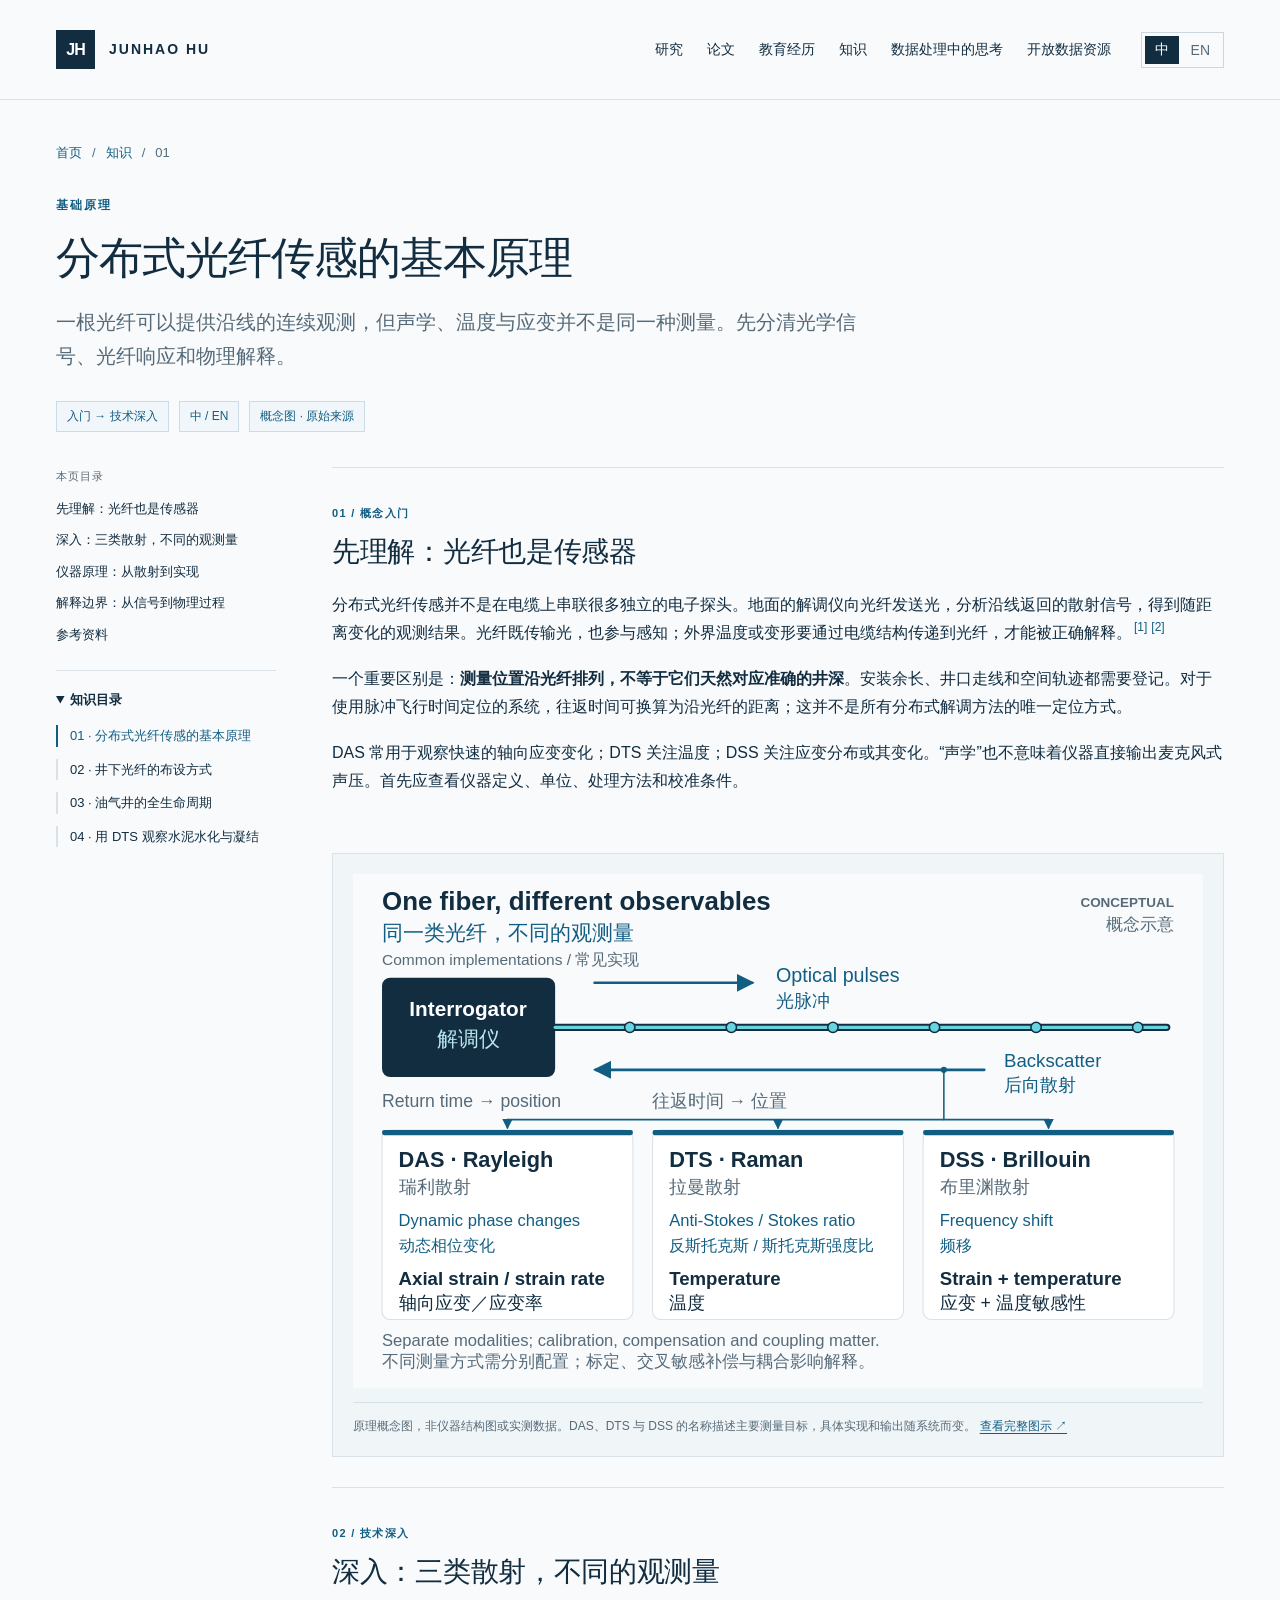
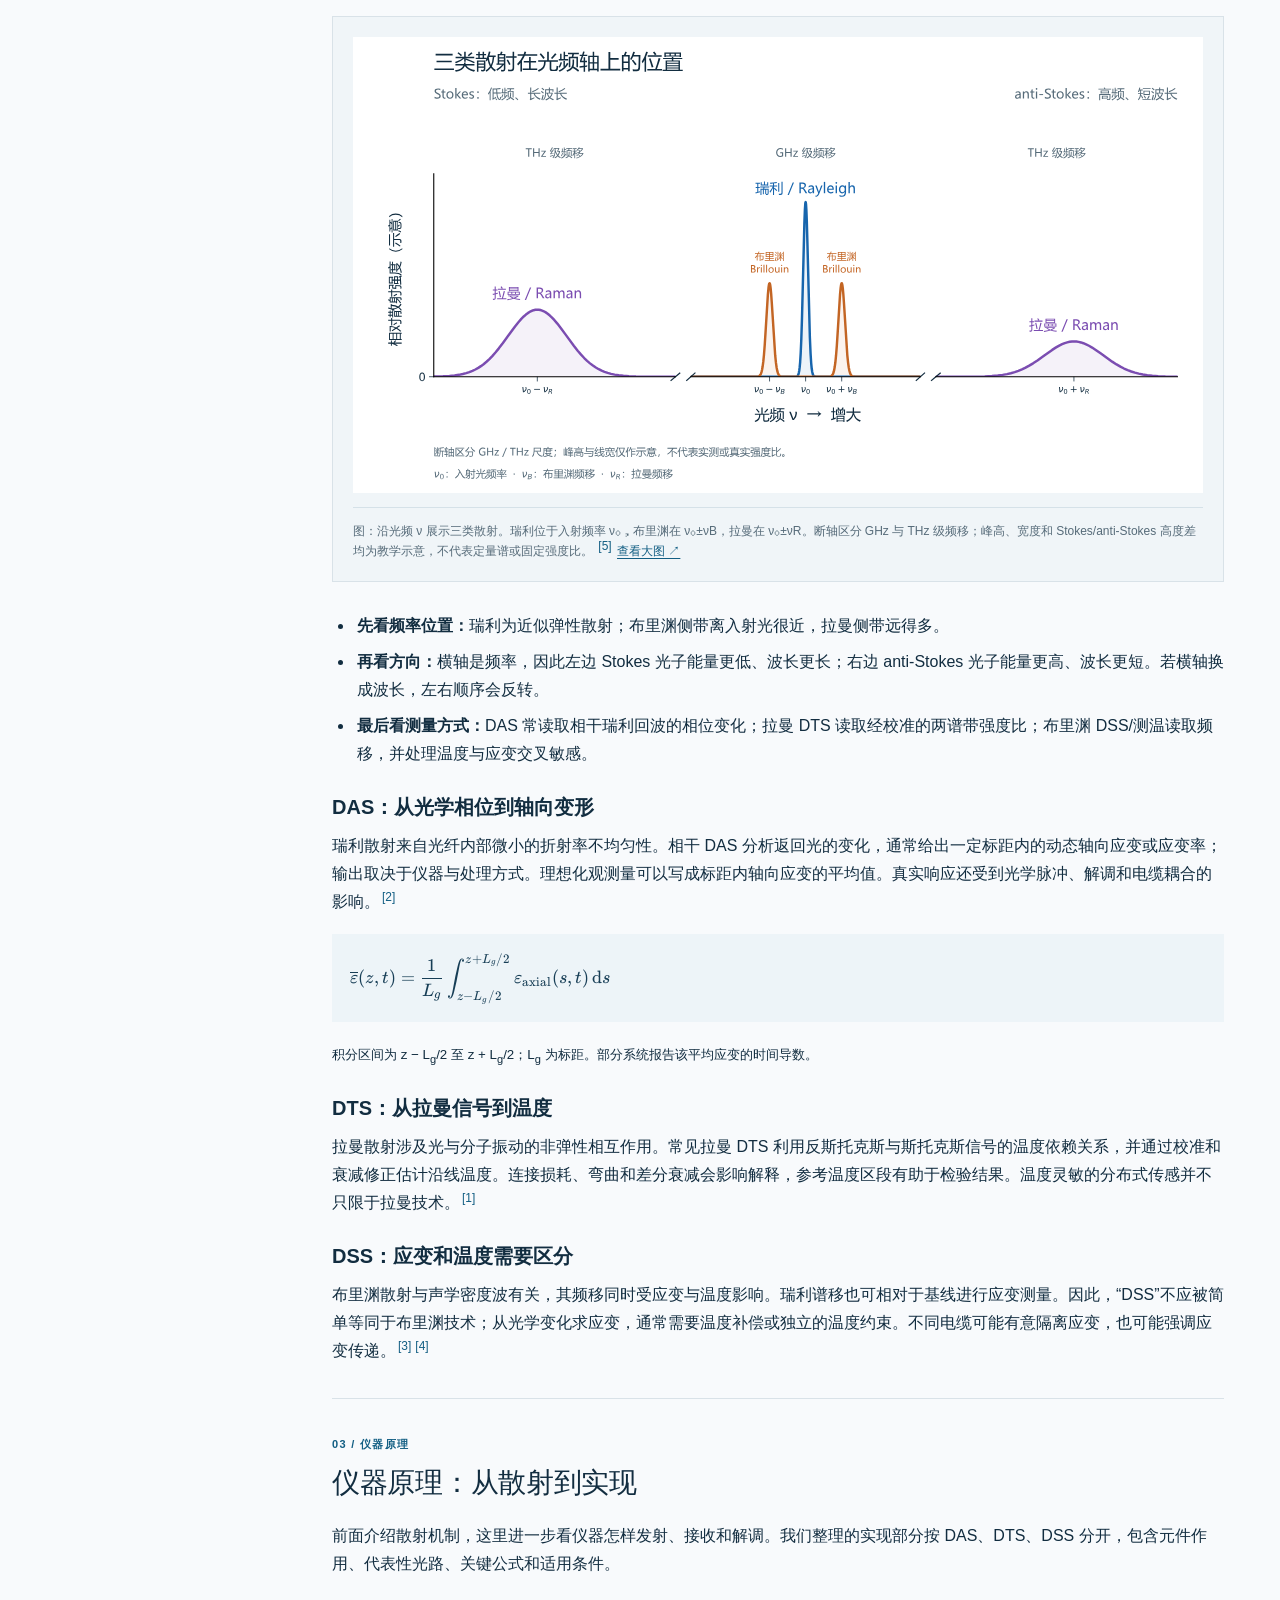
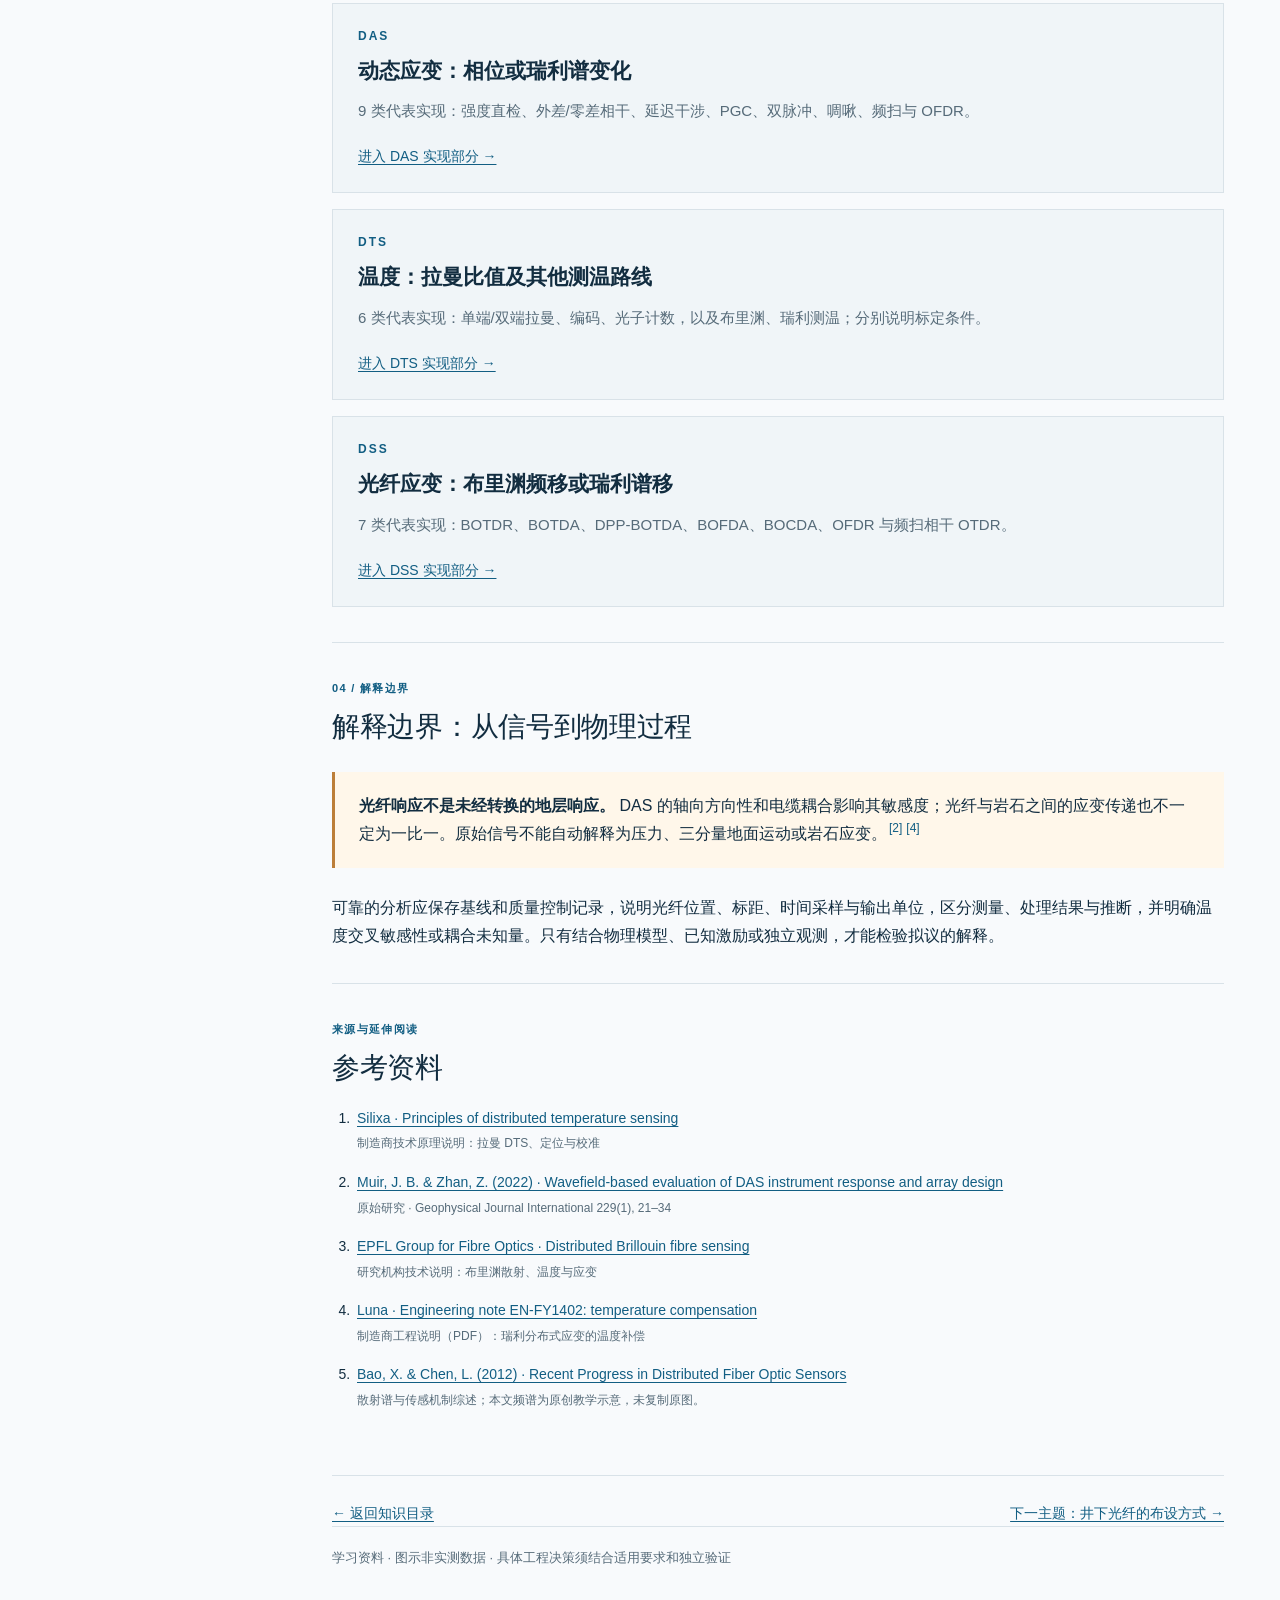
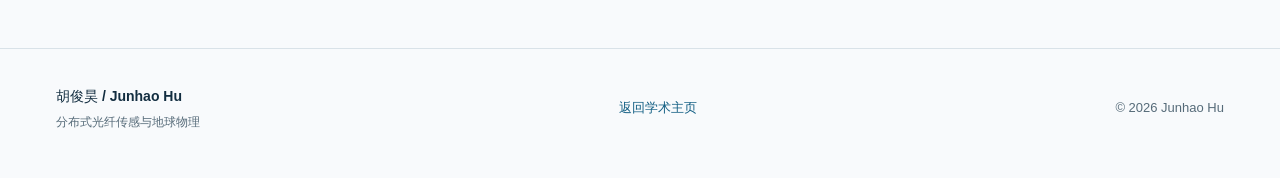
<file: knowledge/dfos-principles.html>
<!doctype html>
<html lang="zh-CN" data-title-zh="分布式光纤传感的基本原理 · 胡俊昊" data-title-en="How distributed fiber-optic sensing works · Junhao Hu"><head><meta charset="utf-8"><meta name="viewport" content="width=device-width,initial-scale=1"><meta name="description" content="从背向散射出发，理解 DAS、DTS 与 DSS 测到了什么，以及它们没有直接测到什么。 Start with backscatter and understand what DAS, DTS, and DSS measure, and what still requires interpretation."><title>分布式光纤传感的基本原理 · 胡俊昊</title><link rel="icon" href="../favicon.svg" type="image/svg+xml"><link rel="stylesheet" href="../style.css"><link rel="stylesheet" href="knowledge.css"><link rel="stylesheet" href="atlas.css"><link rel="stylesheet" href="vendor/katex/katex.min.css"><link rel="stylesheet" href="math.css"><script defer src="vendor/katex/katex.min.js"></script><script defer src="math.js"></script></head><body><a class="skip" href="#main" data-zh="跳至正文" data-en="Skip to content">跳至正文</a><header><a class="brand" href="../index.html" aria-label="Junhao Hu home"><span class="monogram">JH</span><span>JUNHAO HU</span></a><nav aria-label="Main navigation"><a data-zh="研究" data-en="Research" href="../index.html#research">研究</a><a data-zh="论文" data-en="Publications" href="../index.html#publications">论文</a><a data-zh="教育经历" data-en="Education" href="../index.html#education">教育经历</a><a data-zh="知识" data-en="Knowledge" href="index.html">知识</a><a data-zh="数据处理中的思考" data-en="Data Interpretation Notes" href="../notes/index.html">数据处理中的思考</a><a data-zh="开放数据资源" data-en="Open Datasets" href="../datasets/index.html">开放数据资源</a></nav><div class="languages" role="group" aria-label="Language"><button id="zh" aria-pressed="true" lang="zh">中</button><button id="en" aria-pressed="false" lang="en">EN</button></div></header><noscript><p class="noscript-note">当前显示中文。启用 JavaScript 可切换中英文。 Enable JavaScript to switch between Chinese and English.</p></noscript><main id="main"><div class="article-hero"><div class="breadcrumbs"><a data-zh="首页" data-en="Home" href="../index.html">首页</a><span aria-hidden="true">/</span><a data-zh="知识" data-en="Knowledge" href="index.html">知识</a><span aria-hidden="true">/</span><span aria-current="page">01</span></div><span data-zh="基础原理" data-en="FOUNDATIONS" class="eyebrow">基础原理</span><h1 data-zh="分布式光纤传感的基本原理" data-en="How distributed fiber-optic sensing works">分布式光纤传感的基本原理</h1><p data-zh="一根光纤可以提供沿线的连续观测，但声学、温度与应变并不是同一种测量。先分清光学信号、光纤响应和物理解释。" data-en="One fiber can provide measurements along its length. Acoustic, temperature, and strain sensing use different observables: separate the optical signal, the fiber response, and the physical interpretation." class="lede">一根光纤可以提供沿线的连续观测，但声学、温度与应变并不是同一种测量。先分清光学信号、光纤响应和物理解释。</p><div class="reading-note"><span data-zh="入门 → 技术深入" data-en="INTRO → TECHNICAL DETAIL">入门 → 技术深入</span><span data-zh="中 / EN" data-en="中 / EN">中 / EN</span><span data-zh="概念图 · 原始来源" data-en="CONCEPTUAL DIAGRAMS · PRIMARY SOURCES">概念图 · 原始来源</span></div></div><div class="article-layout"><aside class="article-sidebar" aria-label="Contents and topic directory"><span data-zh="本页目录" data-en="ON THIS PAGE" class="sidebar-label">本页目录</span><ol><li><a data-zh="先理解：光纤也是传感器" data-en="Start here: the fiber is also the sensor" href="#start-here">先理解：光纤也是传感器</a></li><li><a data-zh="深入：三类散射，不同的观测量" data-en="Go deeper: different scattering, different observables" href="#scattering">深入：三类散射，不同的观测量</a></li><li><a data-zh="仪器原理：从散射到实现" data-en="Instrument principles: from scattering to implementation" href="#instrumentation">仪器原理：从散射到实现</a></li><li><a data-zh="解释边界：从信号到物理过程" data-en="Interpretation limits: from signal to process" href="#limits">解释边界：从信号到物理过程</a></li><li><a data-zh="参考资料" data-en="References" href="#references">参考资料</a></li></ol><details class="article-directory" open><summary><span data-zh="知识目录" data-en="Topic directory">知识目录</span></summary><ul><li class="current"><a data-zh="01 · 分布式光纤传感的基本原理" data-en="01 · How distributed fiber-optic sensing works" href="dfos-principles.html" aria-current="page">01 · 分布式光纤传感的基本原理</a></li><li><a data-zh="02 · 井下光纤的布设方式" data-en="02 · Deploying optical fiber downhole" href="downhole-deployment.html">02 · 井下光纤的布设方式</a></li><li><a data-zh="03 · 油气井的全生命周期" data-en="03 · The life cycle of an oil and gas well" href="well-lifecycle.html">03 · 油气井的全生命周期</a></li><li><a data-zh="04 · 用 DTS 观察水泥水化与凝结" data-en="04 · Using DTS to observe cement hydration and setting" href="dts-cement-hydration.html">04 · 用 DTS 观察水泥水化与凝结</a></li></ul></details></aside><article class="article-body"><section class="topic-section" id="start-here"><span data-zh="01 / 概念入门" data-en="01 / START HERE" class="level-label">01 / 概念入门</span><h2 data-zh="先理解：光纤也是传感器" data-en="Start here: the fiber is also the sensor">先理解：光纤也是传感器</h2><div data-lang="zh" lang="zh-CN"><p>分布式光纤传感并不是在电缆上串联很多独立的电子探头。地面的解调仪向光纤发送光，分析沿线返回的散射信号，得到随距离变化的观测结果。光纤既传输光，也参与感知；外界温度或变形要通过电缆结构传递到光纤，才能被正确解释。<a class="citation-link" href="#ref-1" aria-label="Reference 1">[1]</a><a class="citation-link" href="#ref-2" aria-label="Reference 2">[2]</a></p><p>一个重要区别是：<strong>测量位置沿光纤排列，不等于它们天然对应准确的井深</strong>。安装余长、井口走线和空间轨迹都需要登记。对于使用脉冲飞行时间定位的系统，往返时间可换算为沿光纤的距离；这并不是所有分布式解调方法的唯一定位方式。</p><p>DAS 常用于观察快速的轴向应变变化；DTS 关注温度；DSS 关注应变分布或其变化。“声学”也不意味着仪器直接输出麦克风式声压。首先应查看仪器定义、单位、处理方法和校准条件。</p></div><div data-lang="en" lang="en" hidden><p>Distributed fiber-optic sensing does not require a chain of separate electronic probes. A surface interrogator launches light and analyzes light scattered back from positions along the fiber. The fiber carries the light and responds to its surroundings. Cable construction and coupling determine how environmental temperature or deformation reaches the glass.<a class="citation-link" href="#ref-1" aria-label="Reference 1">[1]</a><a class="citation-link" href="#ref-2" aria-label="Reference 2">[2]</a></p><p><strong>Distance along the fiber is not automatically well depth.</strong> Surface lead-in, installation slack, and trajectory need registration. Pulse time-of-flight systems infer distance from the light’s round-trip travel time; other distributed methods use different interrogation approaches.</p><p>DAS commonly follows rapid changes in axial strain; DTS targets temperature; DSS targets distributed strain or its changes. “Acoustic” does not mean a microphone-like pressure reading. Start with the instrument’s output definition, units, processing, and calibration.</p></div></section><figure class="concept-figure"><img src="diagrams/dfos-principles.svg" alt="光脉冲与背向散射示意，分别连接 DAS、DTS 与 DSS 的观测量和解释限制。" data-alt-zh="光脉冲与背向散射示意，分别连接 DAS、DTS 与 DSS 的观测量和解释限制。" data-alt-en="Light-pulse and backscatter schematic linking DAS, DTS, and DSS to their observables and interpretation limits." loading="lazy"><figcaption><span data-zh="原理概念图，非仪器结构图或实测数据。DAS、DTS 与 DSS 的名称描述主要测量目标，具体实现和输出随系统而变。" data-en="Conceptual diagram, not an instrument blueprint or measured data. DAS, DTS, and DSS describe measurement goals; implementations and outputs vary by system.">原理概念图，非仪器结构图或实测数据。DAS、DTS 与 DSS 的名称描述主要测量目标，具体实现和输出随系统而变。</span> <a data-zh="查看完整图示 ↗" data-en="Open full-size diagram ↗" href="diagrams/dfos-principles.svg" target="_blank" rel="noopener">查看完整图示 ↗</a></figcaption></figure><section class="topic-section" id="scattering"><span data-zh="02 / 技术深入" data-en="02 / GO DEEPER" class="level-label">02 / 技术深入</span><h2 data-zh="深入：三类散射，不同的观测量" data-en="Go deeper: different scattering, different observables">深入：三类散射，不同的观测量</h2><!-- scattering-spectrum --><figure class="concept-figure scattering-spectrum" id="scattering-spectrum">
<img data-lang="zh" lang="zh-CN" src="diagrams/scattering-spectrum-zh.svg" width="1250" height="670" alt="三类背散射示意频谱：中央瑞利峰，近旁布里渊双峰，远侧拉曼双带；左为低频 Stokes，右为高频 anti-Stokes。" loading="lazy">
<img data-lang="en" lang="en" src="diagrams/scattering-spectrum-en.svg" width="1250" height="670" alt="Schematic backscatter spectrum: central Rayleigh peak, nearby Brillouin pair, distant Raman bands; Stokes on the low-frequency left and anti-Stokes on the high-frequency right." loading="lazy" hidden>
<figcaption><span data-zh="图：沿光频 ν 展示三类散射。瑞利位于入射频率 ν₀，布里渊在 ν₀±νB，拉曼在 ν₀±νR。断轴区分 GHz 与 THz 级频移；峰高、宽度和 Stokes/anti-Stokes 高度差均为教学示意，不代表定量谱或固定强度比。" data-en="Three scattering mechanisms along optical frequency ν: Rayleigh at ν₀, Brillouin at ν₀±νB, Raman at ν₀±νR. Axis breaks separate GHz and THz shifts. Peak heights, widths, and Stokes/anti-Stokes asymmetry are illustrative, not a quantitative spectrum or fixed intensity ratio.">图：沿光频 ν 展示三类散射。瑞利位于入射频率 ν₀，布里渊在 ν₀±νB，拉曼在 ν₀±νR。断轴区分 GHz 与 THz 级频移；峰高、宽度和 Stokes/anti-Stokes 高度差均为教学示意，不代表定量谱或固定强度比。</span> <a class="citation-link" href="#ref-5" aria-label="Reference 5">[5]</a> <a data-lang="zh" href="diagrams/scattering-spectrum-zh.svg" target="_blank" rel="noopener">查看大图 ↗</a><a data-lang="en" href="diagrams/scattering-spectrum-en.svg" target="_blank" rel="noopener" hidden>Open full-size diagram ↗</a></figcaption>
</figure><div data-lang="zh" lang="zh-CN"><ul><li><strong>先看频率位置：</strong>瑞利为近似弹性散射；布里渊侧带离入射光很近，拉曼侧带远得多。</li><li><strong>再看方向：</strong>横轴是频率，因此左边 Stokes 光子能量更低、波长更长；右边 anti-Stokes 光子能量更高、波长更短。若横轴换成波长，左右顺序会反转。</li><li><strong>最后看测量方式：</strong>DAS 常读取相干瑞利回波的相位变化；拉曼 DTS 读取经校准的两谱带强度比；布里渊 DSS/测温读取频移，并处理温度与应变交叉敏感。</li></ul></div>
<div data-lang="en" lang="en" hidden><ul><li><strong>Frequency position:</strong> Rayleigh is approximately elastic; Brillouin sidebands sit close to the incident light, while Raman bands lie much farther away.</li><li><strong>Direction:</strong> Frequency increases to the right: Stokes photons have lower energy and longer wavelength; anti-Stokes photons have higher energy and shorter wavelength. A wavelength axis reverses this order.</li><li><strong>Measurement:</strong> DAS often reads coherent Rayleigh phase changes; Raman DTS reads a calibrated band-intensity ratio; Brillouin strain/temperature sensing reads frequency shifts and addresses cross-sensitivity.</li></ul></div>
<!-- /scattering-spectrum --><div data-lang="zh" lang="zh-CN"><h3>DAS：从光学相位到轴向变形</h3><p>瑞利散射来自光纤内部微小的折射率不均匀性。相干 DAS 分析返回光的变化，通常给出一定标距内的动态轴向应变或应变率；输出取决于仪器与处理方式。理想化观测量可以写成标距内轴向应变的平均值。真实响应还受到光学脉冲、解调和电缆耦合的影响。<a class="citation-link" href="#ref-2" aria-label="Reference 2">[2]</a></p><div class="math-display" data-display="block" data-tex="\overline{\varepsilon}(z,t)=\frac1{L_g}\int_{z-L_g/2}^{z+L_g/2}\varepsilon_{\mathrm{axial}}(s,t)\,\mathrm ds">\overline{\varepsilon}(z,t)=\frac1{L_g}\int_{z-L_g/2}^{z+L_g/2}\varepsilon_{\mathrm{axial}}(s,t)\,\mathrm ds</div><small>积分区间为 z − L<sub>g</sub>/2 至 z + L<sub>g</sub>/2；L<sub>g</sub> 为标距。部分系统报告该平均应变的时间导数。</small><h3>DTS：从拉曼信号到温度</h3><p>拉曼散射涉及光与分子振动的非弹性相互作用。常见拉曼 DTS 利用反斯托克斯与斯托克斯信号的温度依赖关系，并通过校准和衰减修正估计沿线温度。连接损耗、弯曲和差分衰减会影响解释，参考温度区段有助于检验结果。温度灵敏的分布式传感并不只限于拉曼技术。<a class="citation-link" href="#ref-1" aria-label="Reference 1">[1]</a></p><h3>DSS：应变和温度需要区分</h3><p>布里渊散射与声学密度波有关，其频移同时受应变与温度影响。瑞利谱移也可相对于基线进行应变测量。因此，“DSS”不应被简单等同于布里渊技术；从光学变化求应变，通常需要温度补偿或独立的温度约束。不同电缆可能有意隔离应变，也可能强调应变传递。<a class="citation-link" href="#ref-3" aria-label="Reference 3">[3]</a><a class="citation-link" href="#ref-4" aria-label="Reference 4">[4]</a></p></div><div data-lang="en" lang="en" hidden><h3>DAS: optical changes to axial deformation</h3><p>Rayleigh scattering arises from microscopic refractive-index variations. Coherent DAS tracks changes in returned light and commonly reports dynamic axial strain or strain rate over a finite gauge length, depending on the instrument and processing. A useful idealization is the average axial strain across that gauge. The complete response also includes optical-pulse effects, demodulation, and cable coupling.<a class="citation-link" href="#ref-2" aria-label="Reference 2">[2]</a></p><div class="math-display" data-display="block" data-tex="\overline{\varepsilon}(z,t)=\frac1{L_g}\int_{z-L_g/2}^{z+L_g/2}\varepsilon_{\mathrm{axial}}(s,t)\,\mathrm ds">\overline{\varepsilon}(z,t)=\frac1{L_g}\int_{z-L_g/2}^{z+L_g/2}\varepsilon_{\mathrm{axial}}(s,t)\,\mathrm ds</div><small>Integrate from z − L<sub>g</sub>/2 to z + L<sub>g</sub>/2. L<sub>g</sub> is gauge length; some systems report the time derivative of this average.</small><h3>DTS: Raman signals to temperature</h3><p>Raman scattering is an inelastic interaction between light and molecular vibrations. Common Raman DTS systems use the temperature dependence of anti-Stokes relative to Stokes signals, together with calibration and attenuation corrections, to estimate temperature along the fiber. Connector losses, bends, and differential attenuation matter; reference-temperature sections help check the result. Distributed temperature measurement is not exclusive to Raman techniques.<a class="citation-link" href="#ref-1" aria-label="Reference 1">[1]</a></p><h3>DSS: separate strain and temperature</h3><p>Brillouin scattering involves acoustic density waves; its frequency shift responds to both strain and temperature. Rayleigh spectral shifts relative to a baseline can also support distributed strain measurement. DSS is therefore not synonymous with Brillouin sensing. Converting an optical change into strain generally requires thermal compensation or an independent temperature constraint. Cable designs may deliberately isolate strain or promote strain transfer.<a class="citation-link" href="#ref-3" aria-label="Reference 3">[3]</a><a class="citation-link" href="#ref-4" aria-label="Reference 4">[4]</a></p></div></section><!-- instrument-atlas-links --><section class="topic-section" id="instrumentation"><span data-zh="03 / 仪器原理" data-en="03 / INSTRUMENT PRINCIPLES" class="level-label">03 / 仪器原理</span><h2 data-zh="仪器原理：从散射到实现" data-en="Instrument principles: from scattering to implementation" >仪器原理：从散射到实现</h2><p data-zh="前面介绍散射机制，这里进一步看仪器怎样发射、接收和解调。我们整理的实现部分按 DAS、DTS、DSS 分开，包含元件作用、代表性光路、关键公式和适用条件。" data-en="After the scattering mechanisms, examine how instruments launch, receive, and demodulate light. Our implementation sections cover DAS, DTS, and DSS through components, representative paths, key equations, and conditions." >前面介绍散射机制，这里进一步看仪器怎样发射、接收和解调。我们整理的实现部分按 DAS、DTS、DSS 分开，包含元件作用、代表性光路、关键公式和适用条件。</p><div class="instrument-implementations"><article><span class="eyebrow">DAS</span><h3 data-zh="动态应变：相位或瑞利谱变化" data-en="Dynamic strain: phase or Rayleigh spectral changes" >动态应变：相位或瑞利谱变化</h3><p data-zh="9 类代表实现：强度直检、外差/零差相干、延迟干涉、PGC、双脉冲、啁啾、频扫与 OFDR。" data-en="Nine implementations: intensity, heterodyne/homodyne, delayed interference, PGC, dual-pulse, chirped-pulse, frequency scan, and OFDR." >9 类代表实现：强度直检、外差/零差相干、延迟干涉、PGC、双脉冲、啁啾、频扫与 OFDR。</p><a href="das-optical-atlas.html#routes"><span data-zh="进入 DAS 实现部分 →" data-en="Explore DAS implementations →" >进入 DAS 实现部分 →</span></a></article><article><span class="eyebrow">DTS</span><h3 data-zh="温度：拉曼比值及其他测温路线" data-en="Temperature: Raman ratios and other thermometry routes" >温度：拉曼比值及其他测温路线</h3><p data-zh="6 类代表实现：单端/双端拉曼、编码、光子计数，以及布里渊、瑞利测温；分别说明标定条件。" data-en="Six implementations: single/double-ended Raman, coding, photon counting, and Brillouin/Rayleigh thermometry, with calibration conditions." >6 类代表实现：单端/双端拉曼、编码、光子计数，以及布里渊、瑞利测温；分别说明标定条件。</p><a href="dts-optical-atlas.html#routes"><span data-zh="进入 DTS 实现部分 →" data-en="Explore DTS implementations →" >进入 DTS 实现部分 →</span></a></article><article><span class="eyebrow">DSS</span><h3 data-zh="光纤应变：布里渊频移或瑞利谱移" data-en="Fiber strain: Brillouin or Rayleigh spectral shifts" >光纤应变：布里渊频移或瑞利谱移</h3><p data-zh="7 类代表实现：BOTDR、BOTDA、DPP-BOTDA、BOFDA、BOCDA、OFDR 与频扫相干 OTDR。" data-en="Seven implementations: BOTDR, BOTDA, DPP-BOTDA, BOFDA, BOCDA, OFDR, and frequency-scanned coherent OTDR." >7 类代表实现：BOTDR、BOTDA、DPP-BOTDA、BOFDA、BOCDA、OFDR 与频扫相干 OTDR。</p><a href="dss-optical-atlas.html#routes"><span data-zh="进入 DSS 实现部分 →" data-en="Explore DSS implementations →" >进入 DSS 实现部分 →</span></a></article></div></section><section class="topic-section" id="limits"><span data-zh="04 / 解释边界" data-en="04 / LIMITS" class="level-label">04 / 解释边界</span><h2 data-zh="解释边界：从信号到物理过程" data-en="Interpretation limits: from signal to process">解释边界：从信号到物理过程</h2><div data-lang="zh" lang="zh-CN"><div class="callout"><p><strong>光纤响应不是未经转换的地层响应。</strong> DAS 的轴向方向性和电缆耦合影响其敏感度；光纤与岩石之间的应变传递也不一定为一比一。原始信号不能自动解释为压力、三分量地面运动或岩石应变。<a class="citation-link" href="#ref-2" aria-label="Reference 2">[2]</a><a class="citation-link" href="#ref-4" aria-label="Reference 4">[4]</a></p></div><p>可靠的分析应保存基线和质量控制记录，说明光纤位置、标距、时间采样与输出单位，区分测量、处理结果与推断，并明确温度交叉敏感性或耦合未知量。只有结合物理模型、已知激励或独立观测，才能检验拟议的解释。</p></div><div data-lang="en" lang="en" hidden><div class="callout"><p><strong>A fiber response is not an unconverted formation response.</strong> DAS sensitivity depends on axial direction and mechanical coupling. Strain transfer from rock to glass need not be one-to-one. The raw optical signal is not automatically pressure, three-component ground motion, or rock strain.<a class="citation-link" href="#ref-2" aria-label="Reference 2">[2]</a><a class="citation-link" href="#ref-4" aria-label="Reference 4">[4]</a></p></div><p>Retain baselines and quality-control records. State location, gauge length, temporal sampling, and output units; separate observations from processing and inference. Report thermal cross-sensitivity and unknown coupling. Physical models, known excitations, and independent observations are needed to test the proposed interpretation.</p></div></section><section class="topic-section" id="references"><span data-zh="来源与延伸阅读" data-en="SOURCES &amp; FURTHER READING" class="level-label">来源与延伸阅读</span><h2 data-zh="参考资料" data-en="References">参考资料</h2><ol class="references"><li id="ref-1"><a href="https://silixa.com/principles-of-distributed-temperature-sensing/" target="_blank" rel="noopener noreferrer">Silixa · Principles of distributed temperature sensing</a><span data-zh="制造商技术原理说明：拉曼 DTS、定位与校准" data-en="Manufacturer technical primer: Raman DTS, localization, and calibration" class="source-type">制造商技术原理说明：拉曼 DTS、定位与校准</span></li><li id="ref-2"><a href="https://doi.org/10.1093/gji/ggab439" target="_blank" rel="noopener noreferrer">Muir, J. B. &amp; Zhan, Z. (2022) · Wavefield-based evaluation of DAS instrument response and array design</a><span data-zh="原始研究 · Geophysical Journal International 229(1), 21–34" data-en="Original research · Geophysical Journal International 229(1), 21–34" class="source-type">原始研究 · Geophysical Journal International 229(1), 21–34</span></li><li id="ref-3"><a href="https://www.epfl.ch/labs/gfo/page-60916-en-html/page-61501-en-html/distributed-brillouin-fibre-sensing/" target="_blank" rel="noopener noreferrer">EPFL Group for Fibre Optics · Distributed Brillouin fibre sensing</a><span data-zh="研究机构技术说明：布里渊散射、温度与应变" data-en="Research-group technical explanation: Brillouin scattering, temperature, and strain" class="source-type">研究机构技术说明：布里渊散射、温度与应变</span></li><li id="ref-4"><a href="https://lunainc.com/sites/default/files/assets/files/resource-library/LT_TD_EN-FY1402_TempComp1.pdf" target="_blank" rel="noopener noreferrer">Luna · Engineering note EN-FY1402: temperature compensation</a><span data-zh="制造商工程说明（PDF）：瑞利分布式应变的温度补偿" data-en="Manufacturer engineering note (PDF): thermal compensation of Rayleigh distributed strain" class="source-type">制造商工程说明（PDF）：瑞利分布式应变的温度补偿</span></li><li id="ref-5"><a href="https://doi.org/10.3390/s120708601" target="_blank" rel="noopener noreferrer">Bao, X. &amp; Chen, L. (2012) · Recent Progress in Distributed Fiber Optic Sensors</a><span class="source-type" data-zh="散射谱与传感机制综述；本文频谱为原创教学示意，未复制原图。" data-en="Review of scattering spectra and sensing mechanisms; the spectrum here is an original teaching schematic, not a copied figure.">散射谱与传感机制综述；本文频谱为原创教学示意，未复制原图。</span></li></ol></section><div class="article-footer"><a data-zh="← 返回知识目录" data-en="← All topics" href="index.html">← 返回知识目录</a><a data-zh="下一主题：井下光纤的布设方式 →" data-en="Next: Deploying optical fiber downhole →" href="downhole-deployment.html">下一主题：井下光纤的布设方式 →</a></div><p data-zh="学习资料 · 图示非实测数据 · 具体工程决策须结合适用要求和独立验证" data-en="Educational material · Diagrams are not measured data · Engineering decisions require applicable requirements and independent verification" class="knowledge-disclaimer">学习资料 · 图示非实测数据 · 具体工程决策须结合适用要求和独立验证</p></article></div></main><footer><div><strong data-zh="胡俊昊 / Junhao Hu" data-en="Junhao Hu / 胡俊昊">胡俊昊 / Junhao Hu</strong><p data-zh="分布式光纤传感与地球物理" data-en="Distributed fiber-optic sensing &amp; geophysics">分布式光纤传感与地球物理</p></div><a data-zh="返回学术主页" data-en="Back to academic homepage" href="../index.html">返回学术主页</a><span>© 2026 Junhao Hu</span></footer><script src="../app.js"></script></body></html>
</file>
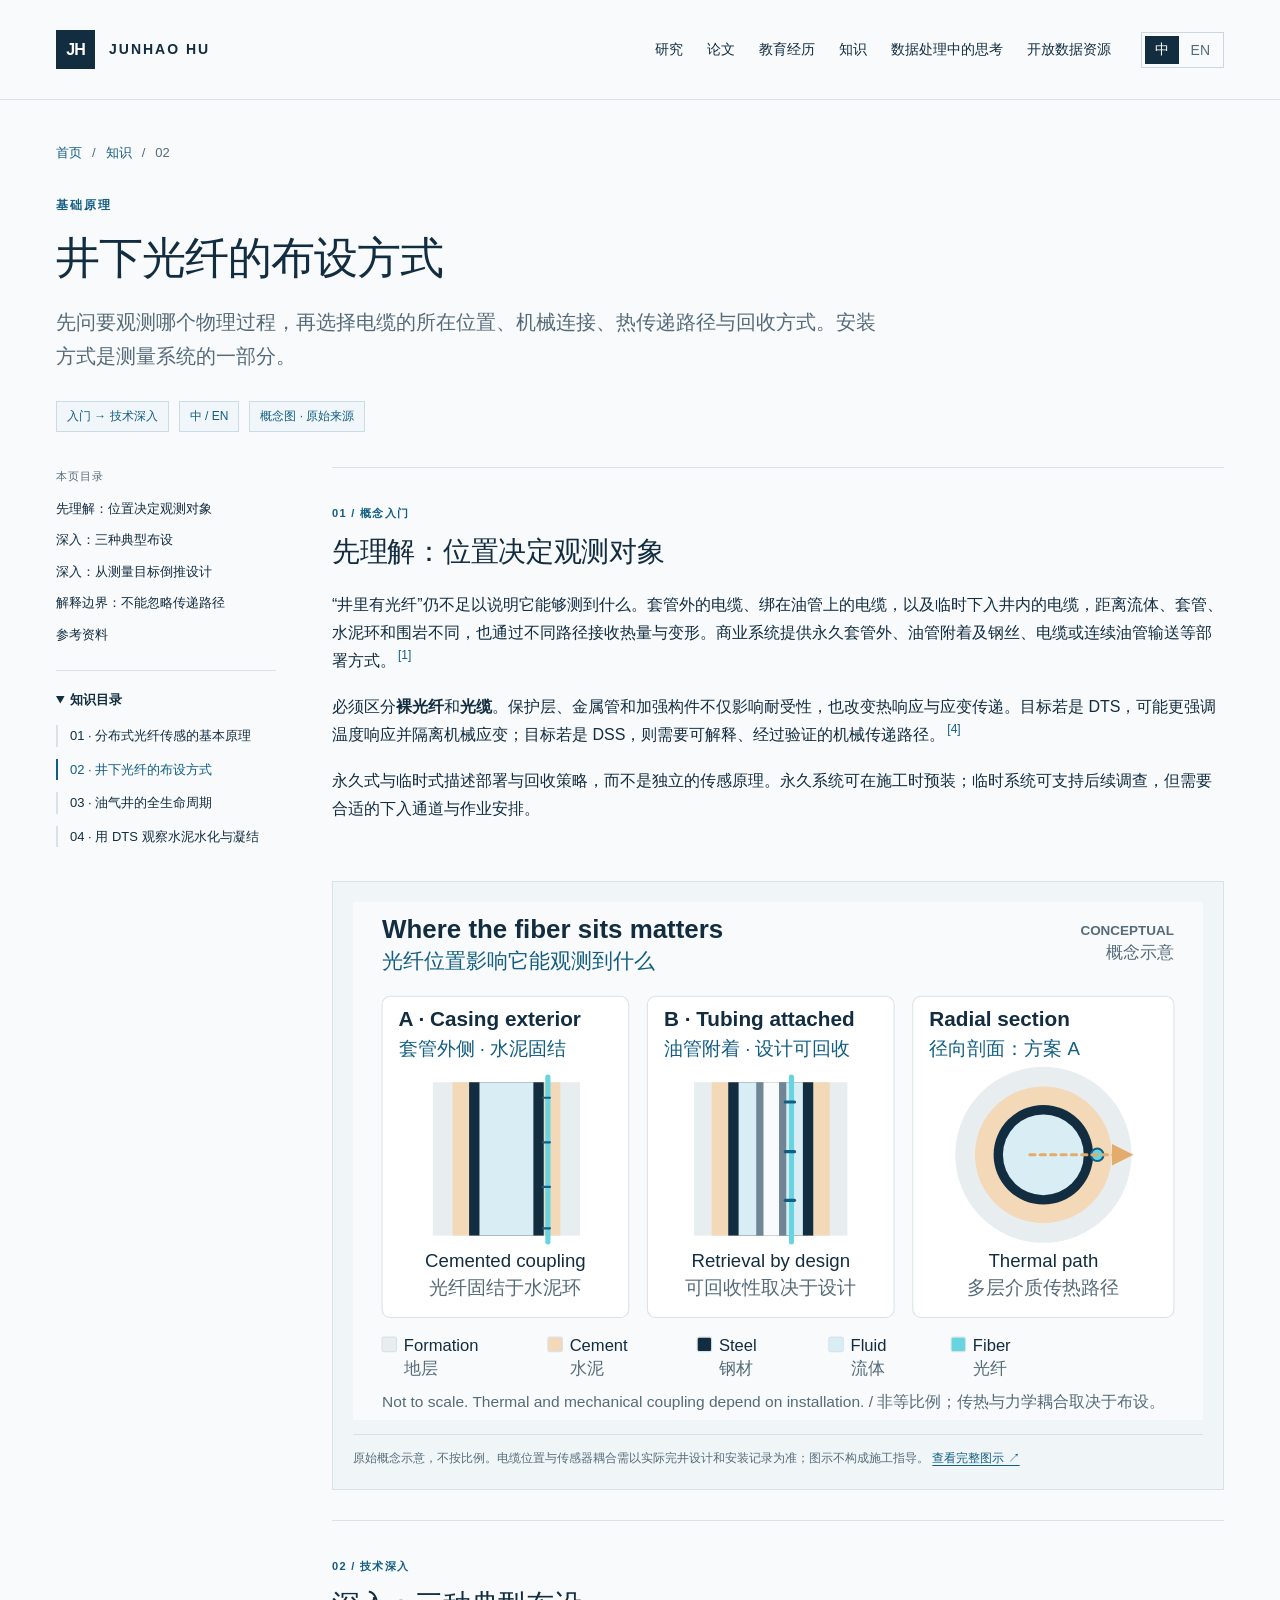
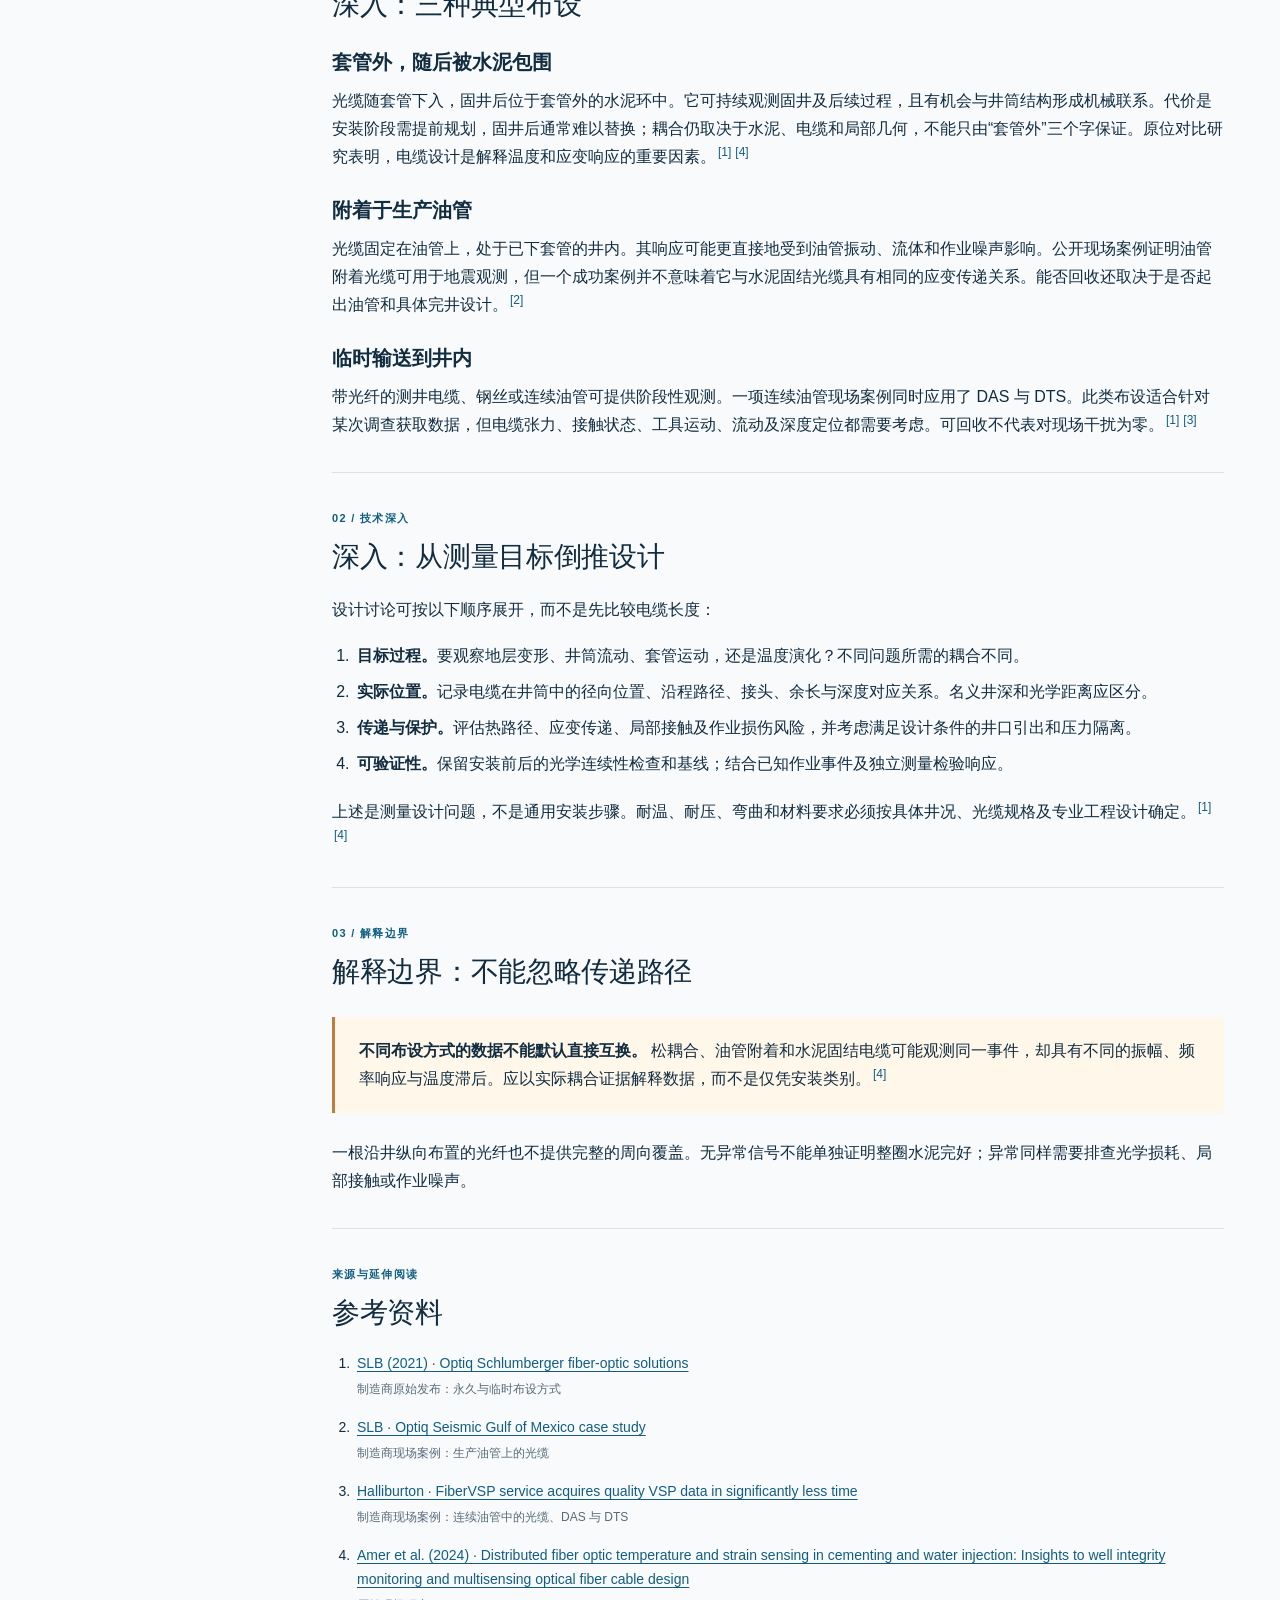
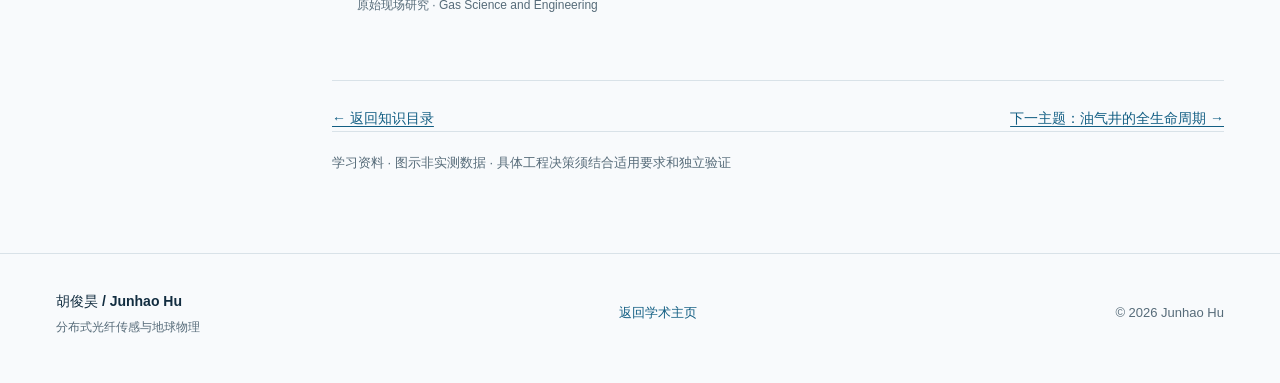
<file: knowledge/downhole-deployment.html>
<!doctype html>
<html lang="zh-CN" data-title-zh="井下光纤的布设方式 · 胡俊昊" data-title-en="Deploying optical fiber downhole · Junhao Hu"><head><meta charset="utf-8"><meta name="viewport" content="width=device-width,initial-scale=1"><meta name="description" content="套管外、油管上与临时下入：布设位置决定能观测什么，也决定怎样解释。 Behind casing, on tubing, or temporarily conveyed: placement shapes both the observation and its interpretation."><title>井下光纤的布设方式 · 胡俊昊</title><link rel="icon" href="../favicon.svg" type="image/svg+xml"><link rel="stylesheet" href="../style.css"><link rel="stylesheet" href="knowledge.css"></head><body><a class="skip" href="#main" data-zh="跳至正文" data-en="Skip to content">跳至正文</a><header><a class="brand" href="../index.html" aria-label="Junhao Hu home"><span class="monogram">JH</span><span>JUNHAO HU</span></a><nav aria-label="Main navigation"><a data-zh="研究" data-en="Research" href="../index.html#research">研究</a><a data-zh="论文" data-en="Publications" href="../index.html#publications">论文</a><a data-zh="教育经历" data-en="Education" href="../index.html#education">教育经历</a><a data-zh="知识" data-en="Knowledge" href="index.html">知识</a><a data-zh="数据处理中的思考" data-en="Data Interpretation Notes" href="../notes/index.html">数据处理中的思考</a><a data-zh="开放数据资源" data-en="Open Datasets" href="../datasets/index.html">开放数据资源</a></nav><div class="languages" role="group" aria-label="Language"><button id="zh" aria-pressed="true" lang="zh">中</button><button id="en" aria-pressed="false" lang="en">EN</button></div></header><noscript><p class="noscript-note">当前显示中文。启用 JavaScript 可切换中英文。 Enable JavaScript to switch between Chinese and English.</p></noscript><main id="main"><div class="article-hero"><div class="breadcrumbs"><a data-zh="首页" data-en="Home" href="../index.html">首页</a><span aria-hidden="true">/</span><a data-zh="知识" data-en="Knowledge" href="index.html">知识</a><span aria-hidden="true">/</span><span aria-current="page">02</span></div><span data-zh="基础原理" data-en="FOUNDATIONS" class="eyebrow">基础原理</span><h1 data-zh="井下光纤的布设方式" data-en="Deploying optical fiber downhole">井下光纤的布设方式</h1><p data-zh="先问要观测哪个物理过程，再选择电缆的所在位置、机械连接、热传递路径与回收方式。安装方式是测量系统的一部分。" data-en="Begin with the physical process you want to observe. Then choose placement, mechanical coupling, thermal pathway, and retrievability. Installation is part of the measurement system." class="lede">先问要观测哪个物理过程，再选择电缆的所在位置、机械连接、热传递路径与回收方式。安装方式是测量系统的一部分。</p><div class="reading-note"><span data-zh="入门 → 技术深入" data-en="INTRO → TECHNICAL DETAIL">入门 → 技术深入</span><span data-zh="中 / EN" data-en="中 / EN">中 / EN</span><span data-zh="概念图 · 原始来源" data-en="CONCEPTUAL DIAGRAMS · PRIMARY SOURCES">概念图 · 原始来源</span></div></div><div class="article-layout"><aside class="article-sidebar" aria-label="Contents and topic directory"><span data-zh="本页目录" data-en="ON THIS PAGE" class="sidebar-label">本页目录</span><ol><li><a data-zh="先理解：位置决定观测对象" data-en="Start here: placement shapes the measurement" href="#start-here">先理解：位置决定观测对象</a></li><li><a data-zh="深入：三种典型布设" data-en="Go deeper: three common arrangements" href="#arrangements">深入：三种典型布设</a></li><li><a data-zh="深入：从测量目标倒推设计" data-en="Go deeper: design backward from the question" href="#design">深入：从测量目标倒推设计</a></li><li><a data-zh="解释边界：不能忽略传递路径" data-en="Interpretation limits: the transfer path matters" href="#limits">解释边界：不能忽略传递路径</a></li><li><a data-zh="参考资料" data-en="References" href="#references">参考资料</a></li></ol><details class="article-directory" open><summary><span data-zh="知识目录" data-en="Topic directory">知识目录</span></summary><ul><li><a data-zh="01 · 分布式光纤传感的基本原理" data-en="01 · How distributed fiber-optic sensing works" href="dfos-principles.html">01 · 分布式光纤传感的基本原理</a></li><li class="current"><a data-zh="02 · 井下光纤的布设方式" data-en="02 · Deploying optical fiber downhole" href="downhole-deployment.html" aria-current="page">02 · 井下光纤的布设方式</a></li><li><a data-zh="03 · 油气井的全生命周期" data-en="03 · The life cycle of an oil and gas well" href="well-lifecycle.html">03 · 油气井的全生命周期</a></li><li><a data-zh="04 · 用 DTS 观察水泥水化与凝结" data-en="04 · Using DTS to observe cement hydration and setting" href="dts-cement-hydration.html">04 · 用 DTS 观察水泥水化与凝结</a></li></ul></details></aside><article class="article-body"><section class="topic-section" id="start-here"><span data-zh="01 / 概念入门" data-en="01 / START HERE" class="level-label">01 / 概念入门</span><h2 data-zh="先理解：位置决定观测对象" data-en="Start here: placement shapes the measurement">先理解：位置决定观测对象</h2><div data-lang="zh" lang="zh-CN"><p>“井里有光纤”仍不足以说明它能够测到什么。套管外的电缆、绑在油管上的电缆，以及临时下入井内的电缆，距离流体、套管、水泥环和围岩不同，也通过不同路径接收热量与变形。商业系统提供永久套管外、油管附着及钢丝、电缆或连续油管输送等部署方式。<a class="citation-link" href="#ref-1" aria-label="Reference 1">[1]</a></p><p>必须区分<strong>裸光纤</strong>和<strong>光缆</strong>。保护层、金属管和加强构件不仅影响耐受性，也改变热响应与应变传递。目标若是 DTS，可能更强调温度响应并隔离机械应变；目标若是 DSS，则需要可解释、经过验证的机械传递路径。<a class="citation-link" href="#ref-4" aria-label="Reference 4">[4]</a></p><p>永久式与临时式描述部署与回收策略，而不是独立的传感原理。永久系统可在施工时预装；临时系统可支持后续调查，但需要合适的下入通道与作业安排。</p></div><div data-lang="en" lang="en" hidden><p>“There is fiber in the well” does not establish what it can measure. A cable outside casing, one clamped to production tubing, and one temporarily conveyed inside the well sit at different distances from fluids, steel, cement, and formation. They receive heat and deformation through different pathways. Commercial arrangements include permanent behind-casing and on-tubing installations, plus wireline, slickline, or coiled-tubing conveyance.<a class="citation-link" href="#ref-1" aria-label="Reference 1">[1]</a></p><p>Distinguish the <strong>bare optical fiber</strong> from the <strong>cable</strong>. Protective layers, metal tubes, and strength members influence survivability, thermal response, and strain transfer. A temperature-oriented design may isolate mechanical strain; a DSS installation needs a known, validated mechanical transfer path.<a class="citation-link" href="#ref-4" aria-label="Reference 4">[4]</a></p><p>Permanent and temporary describe deployment and retrieval strategies, not separate sensing principles. Permanent systems can be installed during construction; temporary systems support later investigations when access and operations permit.</p></div></section><figure class="concept-figure"><img src="diagrams/downhole-deployment.svg" alt="套管外固结电缆与油管附着电缆的井筒示意，并标注围岩、水泥、套管、油管与热传递路径。" data-alt-zh="套管外固结电缆与油管附着电缆的井筒示意，并标注围岩、水泥、套管、油管与热传递路径。" data-alt-en="Well schematics comparing a cemented cable outside casing with a tubing-attached cable, showing formation, cement, casing, tubing, and heat-transfer paths." loading="lazy"><figcaption><span data-zh="原始概念示意，不按比例。电缆位置与传感器耦合需以实际完井设计和安装记录为准；图示不构成施工指导。" data-en="Original conceptual schematic, not to scale. Actual completion design and installation records determine cable position and coupling; this is not an installation procedure.">原始概念示意，不按比例。电缆位置与传感器耦合需以实际完井设计和安装记录为准；图示不构成施工指导。</span> <a data-zh="查看完整图示 ↗" data-en="Open full-size diagram ↗" href="diagrams/downhole-deployment.svg" target="_blank" rel="noopener">查看完整图示 ↗</a></figcaption></figure><section class="topic-section" id="arrangements"><span data-zh="02 / 技术深入" data-en="02 / GO DEEPER" class="level-label">02 / 技术深入</span><h2 data-zh="深入：三种典型布设" data-en="Go deeper: three common arrangements">深入：三种典型布设</h2><div data-lang="zh" lang="zh-CN"><h3>套管外，随后被水泥包围</h3><p>光缆随套管下入，固井后位于套管外的水泥环中。它可持续观测固井及后续过程，且有机会与井筒结构形成机械联系。代价是安装阶段需提前规划，固井后通常难以替换；耦合仍取决于水泥、电缆和局部几何，不能只由“套管外”三个字保证。原位对比研究表明，电缆设计是解释温度和应变响应的重要因素。<a class="citation-link" href="#ref-1" aria-label="Reference 1">[1]</a><a class="citation-link" href="#ref-4" aria-label="Reference 4">[4]</a></p><h3>附着于生产油管</h3><p>光缆固定在油管上，处于已下套管的井内。其响应可能更直接地受到油管振动、流体和作业噪声影响。公开现场案例证明油管附着光缆可用于地震观测，但一个成功案例并不意味着它与水泥固结光缆具有相同的应变传递关系。能否回收还取决于是否起出油管和具体完井设计。<a class="citation-link" href="#ref-2" aria-label="Reference 2">[2]</a></p><h3>临时输送到井内</h3><p>带光纤的测井电缆、钢丝或连续油管可提供阶段性观测。一项连续油管现场案例同时应用了 DAS 与 DTS。此类布设适合针对某次调查获取数据，但电缆张力、接触状态、工具运动、流动及深度定位都需要考虑。可回收不代表对现场干扰为零。<a class="citation-link" href="#ref-1" aria-label="Reference 1">[1]</a><a class="citation-link" href="#ref-3" aria-label="Reference 3">[3]</a></p></div><div data-lang="en" lang="en" hidden><h3>Outside casing, subsequently cemented</h3><p>A cable is run with casing and sits in the annulus after cement placement. This offers continuing access to construction and later signals, with the potential for mechanical coupling to the well structure. It requires early planning and is usually difficult to replace after cementing. Coupling still depends on cement, cable construction, and local geometry. “Behind casing” alone does not establish strain transfer; field comparisons show that cable design matters to temperature and strain interpretation.<a class="citation-link" href="#ref-1" aria-label="Reference 1">[1]</a><a class="citation-link" href="#ref-4" aria-label="Reference 4">[4]</a></p><h3>Attached to production tubing</h3><p>A cable is secured to tubing within the cased well. Its response may be more directly influenced by tubing vibration, fluids, and operational noise. A published operator/vendor case demonstrates tubing-mounted fiber for seismic acquisition, but that success does not establish the same strain transfer as a cemented cable. Retrieval may require pulling tubing and depends on the completion design.<a class="citation-link" href="#ref-2" aria-label="Reference 2">[2]</a></p><h3>Temporarily conveyed inside the well</h3><p>Fiber-enabled wireline, slickline, or coiled tubing can provide campaign-based measurements. A coiled-tubing field case used both DAS and DTS. Such deployments can target a particular investigation, but tension, contact, tool movement, flow, and depth registration affect interpretation. Retrievability does not mean deployment has no operational footprint.<a class="citation-link" href="#ref-1" aria-label="Reference 1">[1]</a><a class="citation-link" href="#ref-3" aria-label="Reference 3">[3]</a></p></div></section><section class="topic-section" id="design"><span data-zh="02 / 技术深入" data-en="02 / GO DEEPER" class="level-label">02 / 技术深入</span><h2 data-zh="深入：从测量目标倒推设计" data-en="Go deeper: design backward from the question">深入：从测量目标倒推设计</h2><div data-lang="zh" lang="zh-CN"><p>设计讨论可按以下顺序展开，而不是先比较电缆长度：</p><ol><li><strong>目标过程。</strong>要观察地层变形、井筒流动、套管运动，还是温度演化？不同问题所需的耦合不同。</li><li><strong>实际位置。</strong>记录电缆在井筒中的径向位置、沿程路径、接头、余长与深度对应关系。名义井深和光学距离应区分。</li><li><strong>传递与保护。</strong>评估热路径、应变传递、局部接触及作业损伤风险，并考虑满足设计条件的井口引出和压力隔离。</li><li><strong>可验证性。</strong>保留安装前后的光学连续性检查和基线；结合已知作业事件及独立测量检验响应。</li></ol><p>上述是测量设计问题，不是通用安装步骤。耐温、耐压、弯曲和材料要求必须按具体井况、光缆规格及专业工程设计确定。<a class="citation-link" href="#ref-1" aria-label="Reference 1">[1]</a><a class="citation-link" href="#ref-4" aria-label="Reference 4">[4]</a></p></div><div data-lang="en" lang="en" hidden><p>A useful design discussion works backward from the question:</p><ol><li><strong>Target process.</strong> Is the objective formation deformation, wellbore flow, casing movement, or thermal evolution? These require different coupling.</li><li><strong>Actual position.</strong> Document radial placement, route, connections, slack, and depth registration. Keep optical distance distinct from nominal well depth.</li><li><strong>Transfer and protection.</strong> Assess thermal pathways, strain transfer, local contact, and installation-damage risks, together with a suitable pressure-rated wellhead and feedthrough design.</li><li><strong>Validation.</strong> Retain optical-continuity checks and baselines before and after installation. Compare responses with known operational events and independent measurements.</li></ol><p>These are measurement-design questions, not a generic installation procedure. Temperature, pressure, bending, and material requirements must come from well-specific conditions, cable specifications, and qualified engineering design.<a class="citation-link" href="#ref-1" aria-label="Reference 1">[1]</a><a class="citation-link" href="#ref-4" aria-label="Reference 4">[4]</a></p></div></section><section class="topic-section" id="limits"><span data-zh="03 / 解释边界" data-en="03 / LIMITS" class="level-label">03 / 解释边界</span><h2 data-zh="解释边界：不能忽略传递路径" data-en="Interpretation limits: the transfer path matters">解释边界：不能忽略传递路径</h2><div data-lang="zh" lang="zh-CN"><div class="callout"><p><strong>不同布设方式的数据不能默认直接互换。</strong> 松耦合、油管附着和水泥固结电缆可能观测同一事件，却具有不同的振幅、频率响应与温度滞后。应以实际耦合证据解释数据，而不是仅凭安装类别。<a class="citation-link" href="#ref-4" aria-label="Reference 4">[4]</a></p></div><p>一根沿井纵向布置的光纤也不提供完整的周向覆盖。无异常信号不能单独证明整圈水泥完好；异常同样需要排查光学损耗、局部接触或作业噪声。</p></div><div data-lang="en" lang="en" hidden><div class="callout"><p><strong>Measurements from different deployments are not automatically interchangeable.</strong> Loosely coupled, tubing-attached, and cemented cables can observe the same event with different amplitudes, frequency responses, and thermal lag. Interpret actual coupling evidence rather than installation labels alone.<a class="citation-link" href="#ref-4" aria-label="Reference 4">[4]</a></p></div><p>One longitudinal fiber also lacks complete circumferential coverage. A quiet signal cannot by itself prove that the whole cement annulus is sound. An anomaly may instead require checks for optical loss, local contact, or operational noise.</p></div></section><section class="topic-section" id="references"><span data-zh="来源与延伸阅读" data-en="SOURCES &amp; FURTHER READING" class="level-label">来源与延伸阅读</span><h2 data-zh="参考资料" data-en="References">参考资料</h2><ol class="references"><li id="ref-1"><a href="https://www.slb.com/newsroom/press-release/2021/pr-2021-0819-optiq" target="_blank" rel="noopener noreferrer">SLB (2021) · Optiq Schlumberger fiber-optic solutions</a><span data-zh="制造商原始发布：永久与临时布设方式" data-en="Manufacturer announcement: permanent and temporary deployment arrangements" class="source-type">制造商原始发布：永久与临时布设方式</span></li><li id="ref-2"><a href="https://www.slb.com/resource-library/case-study-with-navigation/rpev/optiq-seismic-gom-cs" target="_blank" rel="noopener noreferrer">SLB · Optiq Seismic Gulf of Mexico case study</a><span data-zh="制造商现场案例：生产油管上的光缆" data-en="Manufacturer field case: cable installed on production tubing" class="source-type">制造商现场案例：生产油管上的光缆</span></li><li id="ref-3"><a href="https://www.halliburton.com/en/resources/fibervsp-service-acquires-quality-vsp-data-significantly-less-time" target="_blank" rel="noopener noreferrer">Halliburton · FiberVSP service acquires quality VSP data in significantly less time</a><span data-zh="制造商现场案例：连续油管中的光缆、DAS 与 DTS" data-en="Manufacturer field case: coiled-tubing optical cable, DAS, and DTS" class="source-type">制造商现场案例：连续油管中的光缆、DAS 与 DTS</span></li><li id="ref-4"><a href="https://doi.org/10.1016/j.jgsce.2024.205430" target="_blank" rel="noopener noreferrer">Amer et al. (2024) · Distributed fiber optic temperature and strain sensing in cementing and water injection: Insights to well integrity monitoring and multisensing optical fiber cable design</a><span data-zh="原始现场研究 · Gas Science and Engineering" data-en="Original field research · Gas Science and Engineering" class="source-type">原始现场研究 · Gas Science and Engineering</span></li></ol></section><div class="article-footer"><a data-zh="← 返回知识目录" data-en="← All topics" href="index.html">← 返回知识目录</a><a data-zh="下一主题：油气井的全生命周期 →" data-en="Next: The life cycle of an oil and gas well →" href="well-lifecycle.html">下一主题：油气井的全生命周期 →</a></div><p data-zh="学习资料 · 图示非实测数据 · 具体工程决策须结合适用要求和独立验证" data-en="Educational material · Diagrams are not measured data · Engineering decisions require applicable requirements and independent verification" class="knowledge-disclaimer">学习资料 · 图示非实测数据 · 具体工程决策须结合适用要求和独立验证</p></article></div></main><footer><div><strong data-zh="胡俊昊 / Junhao Hu" data-en="Junhao Hu / 胡俊昊">胡俊昊 / Junhao Hu</strong><p data-zh="分布式光纤传感与地球物理" data-en="Distributed fiber-optic sensing &amp; geophysics">分布式光纤传感与地球物理</p></div><a data-zh="返回学术主页" data-en="Back to academic homepage" href="../index.html">返回学术主页</a><span>© 2026 Junhao Hu</span></footer><script src="../app.js"></script></body></html>
</file>
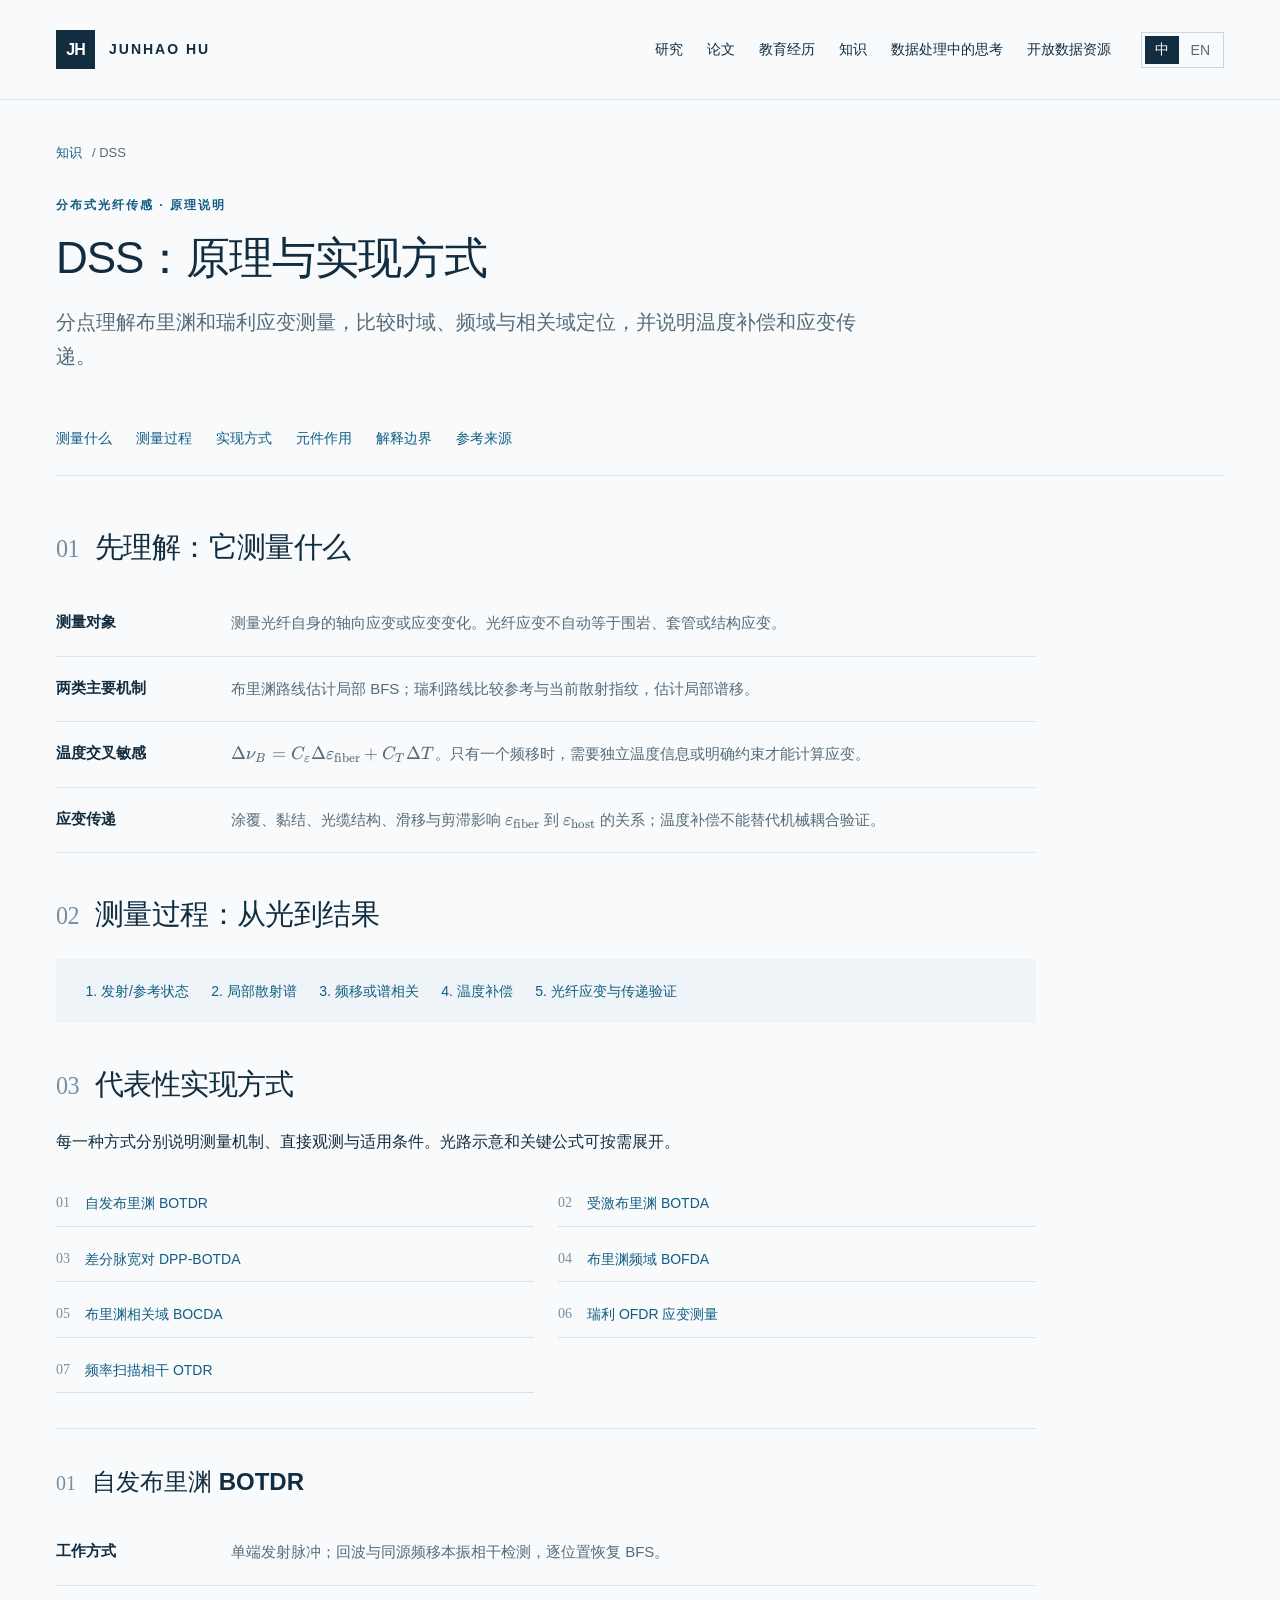
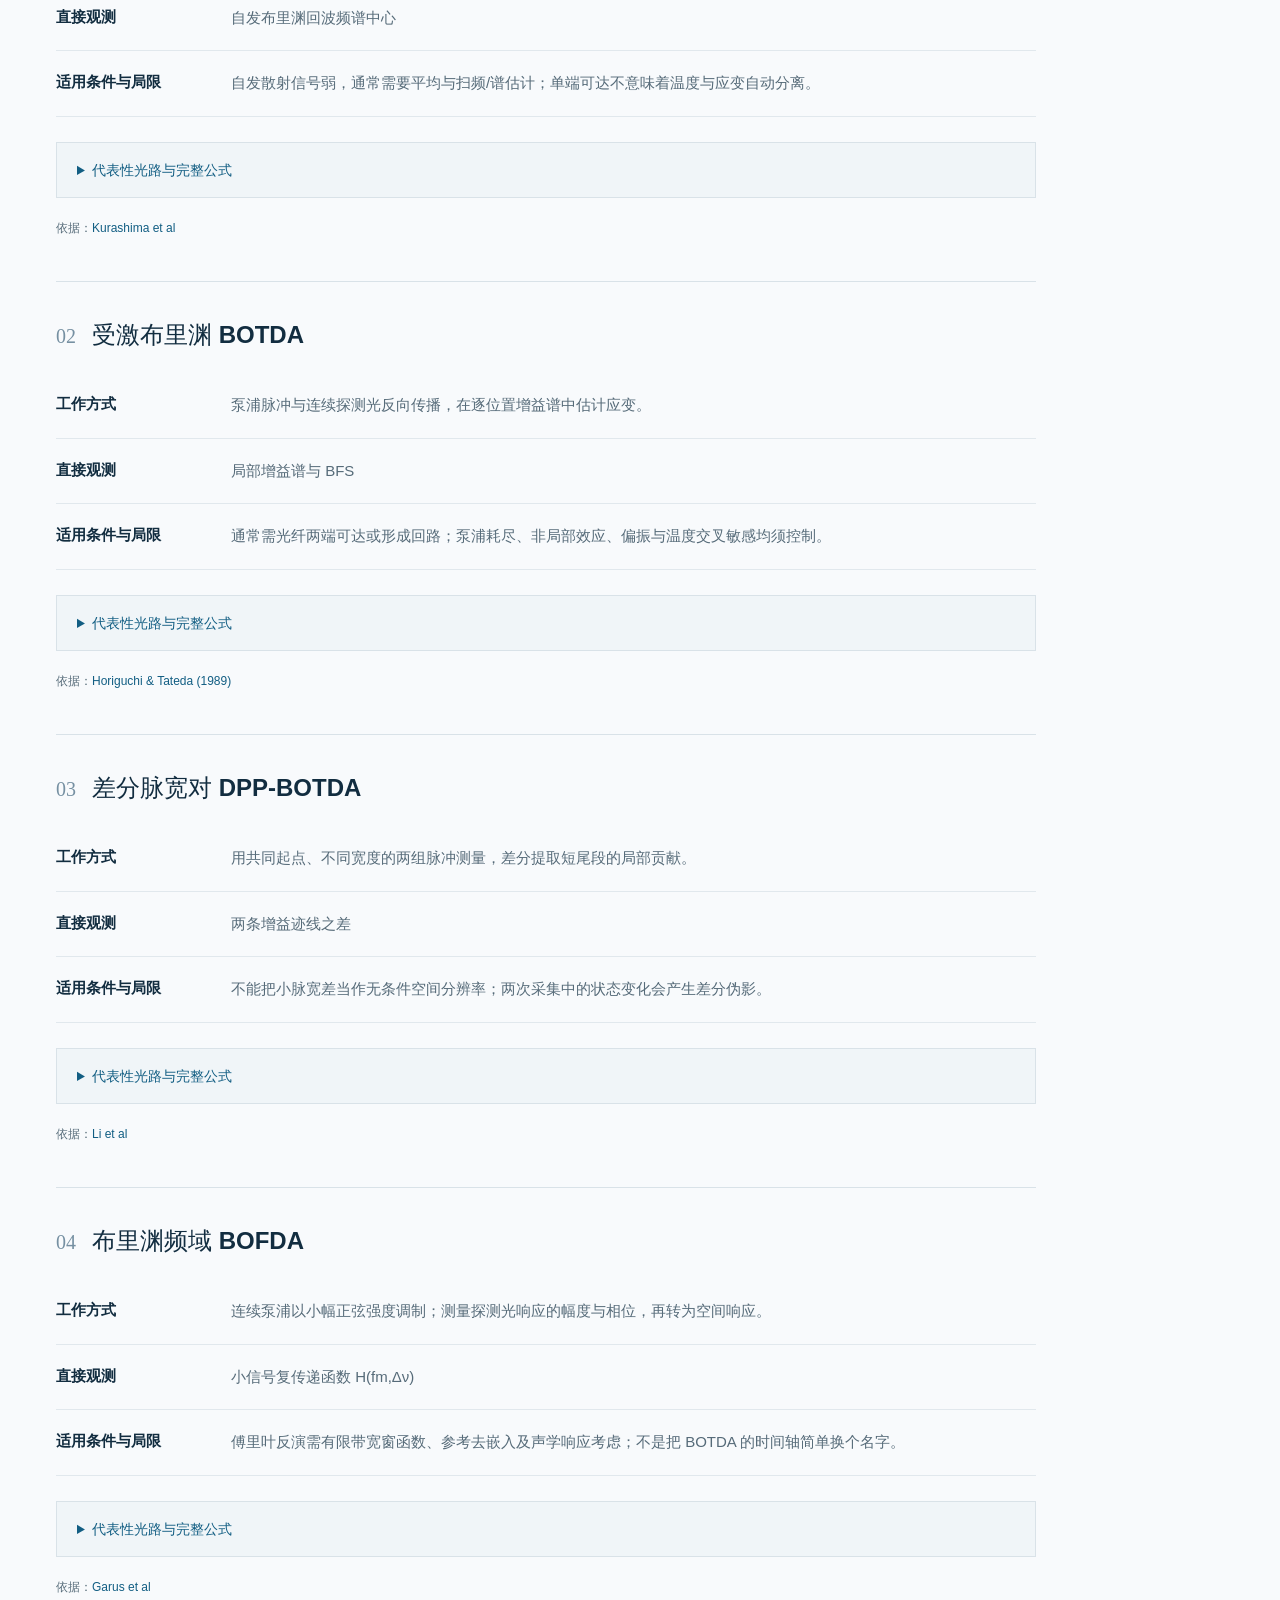
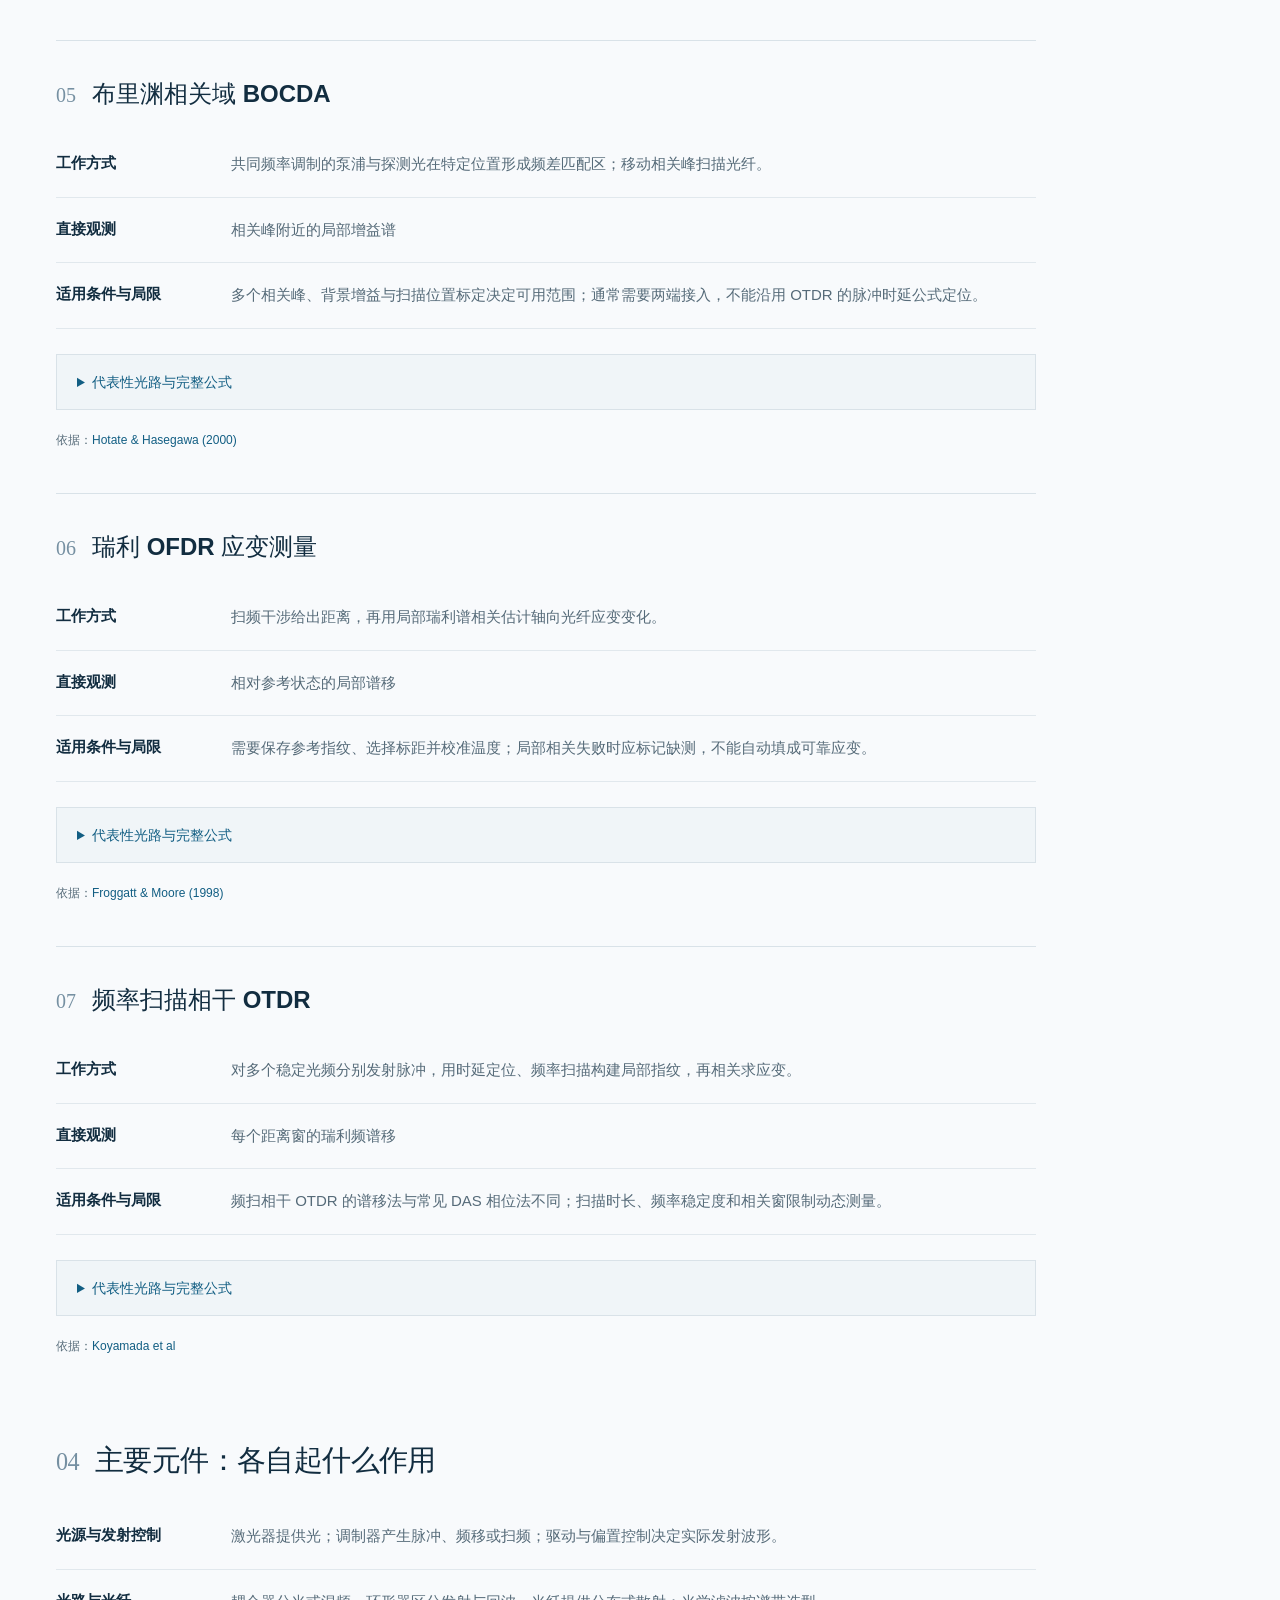
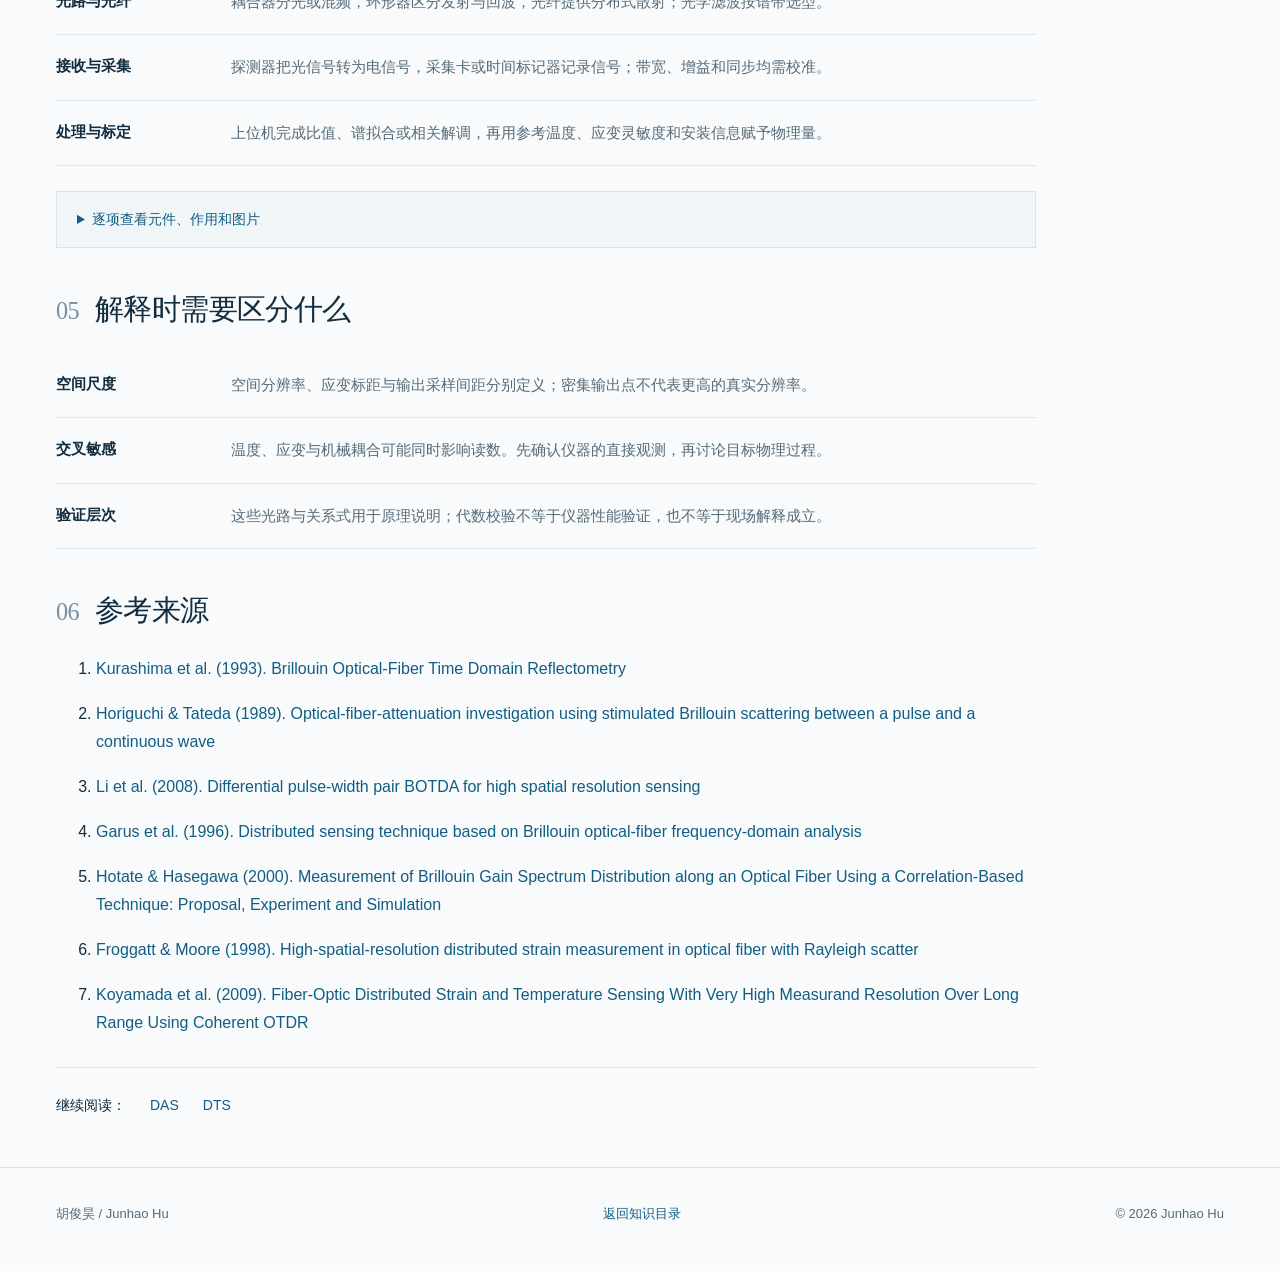
<file: knowledge/dss-optical-atlas.html>
<!doctype html><html lang="zh-CN" data-title-zh="DSS：原理与实现方式 · 胡俊昊" data-title-en="DSS: principles and implementations · Junhao Hu"><head><meta charset="utf-8"><meta name="viewport" content="width=device-width,initial-scale=1"><title>DSS：原理与实现方式 · 胡俊昊</title><meta name="description" content="DSS：原理与实现方式：元件、代表性光路、支路公式与解释边界。"><link rel="icon" href="../favicon.svg"><link rel="stylesheet" href="../style.css"><link rel="stylesheet" href="knowledge.css"><link rel="stylesheet" href="atlas.css"><link rel="stylesheet" href="vendor/katex/katex.min.css"><link rel="stylesheet" href="math.css"><script defer src="vendor/katex/katex.min.js"></script><script defer src="math.js"></script></head><body><a class="skip" href="#main">跳至正文 / Skip to content</a><header><a class="brand" href="../index.html#home" aria-label="Junhao Hu home"><span class="monogram">JH</span><span>JUNHAO HU</span></a><nav aria-label="Main navigation"><a href="../index.html#research" data-zh="研究" data-en="Research">研究</a><a href="../index.html#publications" data-zh="论文" data-en="Publications">论文</a><a href="../index.html#education" data-zh="教育经历" data-en="Education">教育经历</a><a href="index.html" data-zh="知识" data-en="Knowledge">知识</a><a href="../notes/index.html" data-zh="数据处理中的思考" data-en="Data Interpretation Notes">数据处理中的思考</a><a href="../datasets/index.html" data-zh="开放数据资源" data-en="Open Datasets">开放数据资源</a></nav><div class="languages" role="group" aria-label="Language"><button id="zh" aria-pressed="true" lang="zh">中</button><button id="en" aria-pressed="false" lang="en">EN</button></div></header><main id="main"><section class="article-hero"><div class="breadcrumbs"><a href="index.html"><span data-zh="知识" data-en="Knowledge" >知识</span></a> / DSS</div><span data-zh="分布式光纤传感 · 原理说明" data-en="DISTRIBUTED FIBER-OPTIC SENSING · PRINCIPLES" class="eyebrow">分布式光纤传感 · 原理说明</span><h1 data-zh="DSS：原理与实现方式" data-en="DSS: principles and implementations" >DSS：原理与实现方式</h1><p data-zh="分点理解布里渊和瑞利应变测量，比较时域、频域与相关域定位，并说明温度补偿和应变传递。" data-en="Understand Brillouin and Rayleigh strain sensing, compare time/frequency/correlation localization, and examine temperature compensation and strain transfer." class="lede">分点理解布里渊和瑞利应变测量，比较时域、频域与相关域定位，并说明温度补偿和应变传递。</p></section><nav class="notes-toc" aria-label="Page contents"><a href="#measure"><span data-zh="测量什么" data-en="Measurement" >测量什么</span></a><a href="#chain"><span data-zh="测量过程" data-en="Acquisition" >测量过程</span></a><a href="#routes"><span data-zh="实现方式" data-en="Implementations" >实现方式</span></a><a href="#components"><span data-zh="元件作用" data-en="Components" >元件作用</span></a><a href="#limits"><span data-zh="解释边界" data-en="Limits" >解释边界</span></a><a href="#sources"><span data-zh="参考来源" data-en="Sources" >参考来源</span></a></nav><div class="point-notes"><h2 id="measure"><small>01</small><span data-zh="先理解：它测量什么" data-en="What does it measure?" >先理解：它测量什么</span></h2><ul class="explanation-points"><li><strong><span data-zh="测量对象" data-en="Measurement" >测量对象</span></strong><span ><span data-lang="zh" lang="zh-CN">测量光纤自身的轴向应变或应变变化。光纤应变不自动等于围岩、套管或结构应变。</span><span data-lang="en" lang="en" hidden>Axial fiber strain or strain change. Fiber strain is not automatically formation, casing, or structural strain.</span></span></li><li><strong><span data-zh="两类主要机制" data-en="Mechanisms" >两类主要机制</span></strong><span ><span data-lang="zh" lang="zh-CN">布里渊路线估计局部 BFS；瑞利路线比较参考与当前散射指纹，估计局部谱移。</span><span data-lang="en" lang="en" hidden>Brillouin methods estimate local BFS; Rayleigh methods correlate current and reference fingerprints to recover local spectral shifts.</span></span></li><li><strong><span data-zh="温度交叉敏感" data-en="Cross-sensitivity" >温度交叉敏感</span></strong><span ><span data-lang="zh" lang="zh-CN"><span class="math-inline" data-display="inline" data-tex="\Delta\nu_B=C_\varepsilon\Delta\varepsilon_{\mathrm{fiber}}+C_T\Delta T">\Delta\nu_B=C_\varepsilon\Delta\varepsilon_{\mathrm{fiber}}+C_T\Delta T</span>。只有一个频移时，需要独立温度信息或明确约束才能计算应变。</span><span data-lang="en" lang="en" hidden><span class="math-inline" data-display="inline" data-tex="\Delta\nu_B=C_\varepsilon\Delta\varepsilon_{\mathrm{fiber}}+C_T\Delta T">\Delta\nu_B=C_\varepsilon\Delta\varepsilon_{\mathrm{fiber}}+C_T\Delta T</span>. A single shift needs independent temperature information or explicit constraints to recover strain.</span></span></li><li><strong><span data-zh="应变传递" data-en="Strain transfer" >应变传递</span></strong><span ><span data-lang="zh" lang="zh-CN">涂覆、黏结、光缆结构、滑移与剪滞影响 <span class="math-inline" data-display="inline" data-tex="\varepsilon_{\mathrm{fiber}}">\varepsilon_{\mathrm{fiber}}</span> 到 <span class="math-inline" data-display="inline" data-tex="\varepsilon_{\mathrm{host}}">\varepsilon_{\mathrm{host}}</span> 的关系；温度补偿不能替代机械耦合验证。</span><span data-lang="en" lang="en" hidden>Coating, bonding, cable construction, slip, and shear lag affect <span class="math-inline" data-display="inline" data-tex="\varepsilon_{\mathrm{fiber}}">\varepsilon_{\mathrm{fiber}}</span>-to-<span class="math-inline" data-display="inline" data-tex="\varepsilon_{\mathrm{host}}">\varepsilon_{\mathrm{host}}</span> transfer. Temperature compensation cannot replace coupling validation.</span></span></li></ul><h2 id="chain"><small>02</small><span data-zh="测量过程：从光到结果" data-en="From light to a result" >测量过程：从光到结果</span></h2><ol class="measurement-flow"><li><span data-zh="发射/参考状态" data-en="Interrogate / reference" >发射/参考状态</span></li><li><span data-zh="局部散射谱" data-en="Local scattering spectrum" >局部散射谱</span></li><li><span data-zh="频移或谱相关" data-en="Shift / correlation" >频移或谱相关</span></li><li><span data-zh="温度补偿" data-en="Temperature compensation" >温度补偿</span></li><li><span data-zh="光纤应变与传递验证" data-en="Fiber strain &amp; transfer validation" >光纤应变与传递验证</span></li></ol><h2 id="routes"><small>03</small><span data-zh="代表性实现方式" data-en="Representative implementations" >代表性实现方式</span></h2><p><span data-zh="每一种方式分别说明测量机制、直接观测与适用条件。光路示意和关键公式可按需展开。" data-en="Each implementation states its mechanism, observable, and conditions. Expand schematics and key equations as needed." >每一种方式分别说明测量机制、直接观测与适用条件。光路示意和关键公式可按需展开。</span></p><nav class="route-index" aria-label="Implementations"><a href="#DSS01"><span>01</span><span data-zh="自发布里渊 BOTDR" data-en="Spontaneous Brillouin BOTDR" >自发布里渊 BOTDR</span></a><a href="#DSS02"><span>02</span><span data-zh="受激布里渊 BOTDA" data-en="Stimulated Brillouin BOTDA" >受激布里渊 BOTDA</span></a><a href="#DSS03"><span>03</span><span data-zh="差分脉宽对 DPP-BOTDA" data-en="Differential pulse-width pair BOTDA" >差分脉宽对 DPP-BOTDA</span></a><a href="#DSS04"><span>04</span><span data-zh="布里渊频域 BOFDA" data-en="Brillouin optical frequency-domain analysis" >布里渊频域 BOFDA</span></a><a href="#DSS05"><span>05</span><span data-zh="布里渊相关域 BOCDA" data-en="Brillouin optical correlation-domain analysis" >布里渊相关域 BOCDA</span></a><a href="#DSS06"><span>06</span><span data-zh="瑞利 OFDR 应变测量" data-en="Rayleigh OFDR strain sensing" >瑞利 OFDR 应变测量</span></a><a href="#DSS07"><span>07</span><span data-zh="频率扫描相干 OTDR" data-en="Frequency-scanned coherent OTDR" >频率扫描相干 OTDR</span></a></nav><article class="point-route" id="DSS01"><h3><small>01</small><span data-zh="自发布里渊 BOTDR" data-en="Spontaneous Brillouin BOTDR" >自发布里渊 BOTDR</span></h3><ul class="explanation-points"><li><strong><span data-zh="工作方式" data-en="How it works" >工作方式</span></strong><span ><span data-lang="zh" lang="zh-CN">单端发射脉冲；回波与同源频移本振相干检测，逐位置恢复 BFS。</span><span data-lang="en" lang="en" hidden>Launch from one end and coherently detect the return with a frequency-shifted same-source local oscillator to recover BFS by position.</span></span></li><li><strong><span data-zh="直接观测" data-en="Observable" >直接观测</span></strong><span ><span data-lang="zh" lang="zh-CN">自发布里渊回波频谱中心</span><span data-lang="en" lang="en" hidden>Center of the spontaneous Brillouin spectrum</span></span></li><li><strong><span data-zh="适用条件与局限" data-en="Conditions and limits" >适用条件与局限</span></strong><span ><span data-lang="zh" lang="zh-CN">自发散射信号弱，通常需要平均与扫频/谱估计；单端可达不意味着温度与应变自动分离。</span><span data-lang="en" lang="en" hidden>Spontaneous returns are weak and usually require averaging and spectral estimation; single-ended access does not automatically separate strain and temperature.</span></span></li></ul><details class="note-detail"><summary><span data-zh="代表性光路与完整公式" data-en="Representative path &amp; complete equations" >代表性光路与完整公式</span></summary><figure class="route-figure"><img src="atlases/dss/figures/DSS01.svg" alt="自发布里渊 BOTDR" data-alt-zh="自发布里渊 BOTDR" data-alt-en="Spontaneous Brillouin BOTDR" loading="lazy"><figcaption><span data-zh="概念示意，非按比例、非实测数据。" data-en="Conceptual, not to scale, not measured data." >概念示意，非按比例、非实测数据。</span></figcaption></figure><ol class="point-formulas"><li><strong>B0 → Bp / BL · 分支 / Branches</strong><div class="math-display" data-display="block" data-tex="B_p(t)=\sqrt{P_p}\,a(t)e^{i2\pi\nu_0t},\qquad B_L(t)=\sqrt{P_L}\,e^{i2\pi\nu_{\mathrm{LO}}t}">B_p(t)=\sqrt{P_p}\,a(t)e^{i2\pi\nu_0t},\qquad B_L(t)=\sqrt{P_L}\,e^{i2\pi\nu_{\mathrm{LO}}t}</div><p ><span data-lang="zh" lang="zh-CN">一支生成脉冲，一支保留为本振；不需要从远端注入连续探测光。</span><span data-lang="en" lang="en" hidden>One arm is pulsed and the other retained as a local oscillator; no continuous probe is injected at the far end.</span></p></li><li><strong>BBS + BL → i · 相干接收 / Coherent reception</strong><div class="math-display" data-display="block" data-tex="\nu_{\mathrm{LO}}=\nu_0-\nu_{\mathrm{offset}},\qquad f_{\mathrm{IF}}\simeq\left|\nu_{\mathrm{offset}}-\nu_B(z)\right|">\nu_{\mathrm{LO}}=\nu_0-\nu_{\mathrm{offset}},\qquad f_{\mathrm{IF}}\simeq\left|\nu_{\mathrm{offset}}-\nu_B(z)\right|</div><p ><span data-lang="zh" lang="zh-CN">Stokes 回波约为 <span class="math-inline" data-display="inline" data-tex="\nu_0-\nu_B">\nu_0-\nu_B</span>；本振经单边带频移与滤波，把 GHz 量级布里渊光频差转到接收器带宽内。频移量与增减方向需标定。</span><span data-lang="en" lang="en" hidden>The Stokes return is near <span class="math-inline" data-display="inline" data-tex="\nu_0-\nu_B">\nu_0-\nu_B</span>. Shift/filter the LO sideband to place the GHz-scale Brillouin beat inside the receiver bandwidth; calibrate the offset and its sign.</span></p></li><li><strong>时窗 → z · 定位 / Localization</strong><div class="math-display" data-display="block" data-tex="z=\frac{c(t-t_0)}{2n_g},\qquad\Delta z_{\mathrm{pulse}}\simeq\frac{c\tau_p}{2n_g}">z=\frac{c(t-t_0)}{2n_g},\qquad\Delta z_{\mathrm{pulse}}\simeq\frac{c\tau_p}{2n_g}</div><p ><span data-lang="zh" lang="zh-CN">按往返时延分窗，估计每窗频谱。脉宽与声子寿命会影响空间响应和谱宽。</span><span data-lang="en" lang="en" hidden>Window by round-trip delay and estimate each spectrum. Pulse duration and phonon lifetime affect spatial response and linewidth.</span></p></li><li><strong>ΔνB · 温度与应变 / Cross-sensitivity</strong><div class="math-display" data-display="block" data-tex="\Delta\nu_B=C_\varepsilon\Delta\varepsilon_{\mathrm{fiber}}+C_T\Delta T">\Delta\nu_B=C_\varepsilon\Delta\varepsilon_{\mathrm{fiber}}+C_T\Delta T</div><p ><span data-lang="zh" lang="zh-CN">相对于参考状态的小变化模型。<span class="math-inline" data-display="inline" data-tex="C_\varepsilon">C_\varepsilon</span> 的单位为 Hz/单位应变（或 MHz/με），<span class="math-inline" data-display="inline" data-tex="C_T">C_T</span> 为 Hz/K；不能混用单位或把单一频移当作两个未知量。</span><span data-lang="en" lang="en" hidden>A small-change model relative to a reference. <span class="math-inline" data-display="inline" data-tex="C_\varepsilon">C_\varepsilon</span> is in Hz per unit strain (or MHz/με), <span class="math-inline" data-display="inline" data-tex="C_T">C_T</span> in Hz/K. One shift cannot identify two unknowns.</span></p></li><li><strong>解耦 / Compensation</strong><div class="math-display" data-display="block" data-tex="\Delta\varepsilon_{\mathrm{fiber}}=\frac{\Delta\nu_B-C_T\Delta T}{C_\varepsilon},\qquad\Delta T=\frac{\Delta\nu_B-C_\varepsilon\Delta\varepsilon_{\mathrm{fiber}}}{C_T}">\Delta\varepsilon_{\mathrm{fiber}}=\frac{\Delta\nu_B-C_T\Delta T}{C_\varepsilon},\qquad\Delta T=\frac{\Delta\nu_B-C_\varepsilon\Delta\varepsilon_{\mathrm{fiber}}}{C_T}</div><p ><span data-lang="zh" lang="zh-CN">应变测量需要独立温度信息；测温需要已知或隔离的光纤应变。光缆热膨胀与约束会改变有效标定。</span><span data-lang="en" lang="en" hidden>Strain sensing requires independent temperature information; thermometry requires known or isolated fiber strain. Cable expansion and constraint alter the effective calibration.</span></p></li></ol></details><p class="point-source"><span data-zh="依据：" data-en="Sources: " >依据：</span><a href="https://globals.ieice.org/en_transactions/communications/10.1587/e76-b_4_382/_p" target="_blank" rel="noopener noreferrer">Kurashima et al</a> </p></article><article class="point-route" id="DSS02"><h3><small>02</small><span data-zh="受激布里渊 BOTDA" data-en="Stimulated Brillouin BOTDA" >受激布里渊 BOTDA</span></h3><ul class="explanation-points"><li><strong><span data-zh="工作方式" data-en="How it works" >工作方式</span></strong><span ><span data-lang="zh" lang="zh-CN">泵浦脉冲与连续探测光反向传播，在逐位置增益谱中估计应变。</span><span data-lang="en" lang="en" hidden>A pump pulse and CW probe counter-propagate; local gain spectra are converted to strain after compensation.</span></span></li><li><strong><span data-zh="直接观测" data-en="Observable" >直接观测</span></strong><span ><span data-lang="zh" lang="zh-CN">局部增益谱与 BFS</span><span data-lang="en" lang="en" hidden>Local gain spectrum and BFS</span></span></li><li><strong><span data-zh="适用条件与局限" data-en="Conditions and limits" >适用条件与局限</span></strong><span ><span data-lang="zh" lang="zh-CN">通常需光纤两端可达或形成回路；泵浦耗尽、非局部效应、偏振与温度交叉敏感均须控制。</span><span data-lang="en" lang="en" hidden>Normally needs access to both ends or a loop. Control depletion, non-local effects, polarization, and temperature cross-sensitivity.</span></span></li></ul><details class="note-detail"><summary><span data-zh="代表性光路与完整公式" data-en="Representative path &amp; complete equations" >代表性光路与完整公式</span></summary><figure class="route-figure"><img src="atlases/dss/figures/DSS02.svg" alt="受激布里渊 BOTDA" data-alt-zh="受激布里渊 BOTDA" data-alt-en="Stimulated Brillouin BOTDA" loading="lazy"><figcaption><span data-zh="概念示意，非按比例、非实测数据。" data-en="Conceptual, not to scale, not measured data." >概念示意，非按比例、非实测数据。</span></figcaption></figure><ol class="point-formulas"><li><strong>B0 → Bp / Bs · 光源 / Source</strong><div class="math-display" data-display="block" data-tex="\begin{aligned}B_p(t)&amp;=\sqrt{P_p}\,a(t)e^{i2\pi\nu_p t},\\B_s(t)&amp;=\sqrt{P_s}\,e^{i2\pi\nu_s t},\qquad\nu_s=\nu_p-\Delta\nu.\end{aligned}">\begin{aligned}B_p(t)&amp;=\sqrt{P_p}\,a(t)e^{i2\pi\nu_p t},\\B_s(t)&amp;=\sqrt{P_s}\,e^{i2\pi\nu_s t},\qquad\nu_s=\nu_p-\Delta\nu.\end{aligned}</div><p ><span data-lang="zh" lang="zh-CN">同源泵浦与探测支路分开。探测光经单边带调制及选边带滤波，下移到 <span class="math-inline" data-display="inline" data-tex="\nu_s=\nu_p-\Delta\nu">\nu_s=\nu_p-\Delta\nu</span>；两束在光纤中反向传播。</span><span data-lang="en" lang="en" hidden>Pump and probe are derived from the same source. Single-sideband modulation and sideband selection create <span class="math-inline" data-display="inline" data-tex="\nu_s=\nu_p-\Delta\nu">\nu_s=\nu_p-\Delta\nu</span>; the waves counter-propagate.</span></p></li><li><strong>G(z,Δν) · 增益谱 / Gain spectrum</strong><div class="math-display" data-display="block" data-tex="g_B(z,\Delta\nu)=\frac{g_0(z)}{1+\left[\frac{2(\Delta\nu-\nu_B(z))}{\Gamma_B(z)}\right]^2}">g_B(z,\Delta\nu)=\frac{g_0(z)}{1+\left[\frac{2(\Delta\nu-\nu_B(z))}{\Gamma_B(z)}\right]^2}</div><p ><span data-lang="zh" lang="zh-CN">弱增益、近稳态条件下用洛伦兹线型拟合局部谱。强泵浦耗尽、脉冲瞬态及谱重叠会破坏简化模型。</span><span data-lang="en" lang="en" hidden>Fit a local Lorentzian in the weak-gain, near-steady regime. Pump depletion, pulse transients, and overlapping spectra can invalidate this approximation.</span></p></li><li><strong>i(t,Δν) → νB(z) · 定位 / Localization</strong><div class="math-display" data-display="block" data-tex="G_{\mathrm{meas}}(z,\Delta\nu)\simeq\ln\!\frac{P_{s,\mathrm{on}}}{P_{s,\mathrm{off}}},\qquad z=\frac{c(t-t_0)}{2n_g}">G_{\mathrm{meas}}(z,\Delta\nu)\simeq\ln\!\frac{P_{s,\mathrm{on}}}{P_{s,\mathrm{off}}},\qquad z=\frac{c(t-t_0)}{2n_g}</div><p ><span data-lang="zh" lang="zh-CN">按触发时延定位，并扫描泵浦与探测频差 Δν；每个 z 拟合 Brillouin frequency shift，简称 BFS。</span><span data-lang="en" lang="en" hidden>Locate by trigger delay and scan the pump-probe detuning Δν. Fit the Brillouin frequency shift (BFS) at each position.</span></p></li><li><strong>ΔνB · 温度与应变 / Cross-sensitivity</strong><div class="math-display" data-display="block" data-tex="\Delta\nu_B=C_\varepsilon\Delta\varepsilon_{\mathrm{fiber}}+C_T\Delta T">\Delta\nu_B=C_\varepsilon\Delta\varepsilon_{\mathrm{fiber}}+C_T\Delta T</div><p ><span data-lang="zh" lang="zh-CN">相对于参考状态的小变化模型。<span class="math-inline" data-display="inline" data-tex="C_\varepsilon">C_\varepsilon</span> 的单位为 Hz/单位应变（或 MHz/με），<span class="math-inline" data-display="inline" data-tex="C_T">C_T</span> 为 Hz/K；不能混用单位或把单一频移当作两个未知量。</span><span data-lang="en" lang="en" hidden>A small-change model relative to a reference. <span class="math-inline" data-display="inline" data-tex="C_\varepsilon">C_\varepsilon</span> is in Hz per unit strain (or MHz/με), <span class="math-inline" data-display="inline" data-tex="C_T">C_T</span> in Hz/K. One shift cannot identify two unknowns.</span></p></li><li><strong>解耦 / Compensation</strong><div class="math-display" data-display="block" data-tex="\Delta\varepsilon_{\mathrm{fiber}}=\frac{\Delta\nu_B-C_T\Delta T}{C_\varepsilon},\qquad\Delta T=\frac{\Delta\nu_B-C_\varepsilon\Delta\varepsilon_{\mathrm{fiber}}}{C_T}">\Delta\varepsilon_{\mathrm{fiber}}=\frac{\Delta\nu_B-C_T\Delta T}{C_\varepsilon},\qquad\Delta T=\frac{\Delta\nu_B-C_\varepsilon\Delta\varepsilon_{\mathrm{fiber}}}{C_T}</div><p ><span data-lang="zh" lang="zh-CN">应变测量需要独立温度信息；测温需要已知或隔离的光纤应变。光缆热膨胀与约束会改变有效标定。</span><span data-lang="en" lang="en" hidden>Strain sensing requires independent temperature information; thermometry requires known or isolated fiber strain. Cable expansion and constraint alter the effective calibration.</span></p></li></ol></details><p class="point-source"><span data-zh="依据：" data-en="Sources: " >依据：</span><a href="https://doi.org/10.1364/OL.14.000408" target="_blank" rel="noopener noreferrer">Horiguchi &amp; Tateda (1989)</a> </p></article><article class="point-route" id="DSS03"><h3><small>03</small><span data-zh="差分脉宽对 DPP-BOTDA" data-en="Differential pulse-width pair BOTDA" >差分脉宽对 DPP-BOTDA</span></h3><ul class="explanation-points"><li><strong><span data-zh="工作方式" data-en="How it works" >工作方式</span></strong><span ><span data-lang="zh" lang="zh-CN">用共同起点、不同宽度的两组脉冲测量，差分提取短尾段的局部贡献。</span><span data-lang="en" lang="en" hidden>Acquire two pulses with a common leading edge and different widths; their difference isolates the contribution of the short trailing interval.</span></span></li><li><strong><span data-zh="直接观测" data-en="Observable" >直接观测</span></strong><span ><span data-lang="zh" lang="zh-CN">两条增益迹线之差</span><span data-lang="en" lang="en" hidden>Difference of two gain traces</span></span></li><li><strong><span data-zh="适用条件与局限" data-en="Conditions and limits" >适用条件与局限</span></strong><span ><span data-lang="zh" lang="zh-CN">不能把小脉宽差当作无条件空间分辨率；两次采集中的状态变化会产生差分伪影。</span><span data-lang="en" lang="en" hidden>A small width difference does not guarantee resolution; changes between acquisitions can create subtraction artifacts.</span></span></li></ul><details class="note-detail"><summary><span data-zh="代表性光路与完整公式" data-en="Representative path &amp; complete equations" >代表性光路与完整公式</span></summary><figure class="route-figure"><img src="atlases/dss/figures/DSS03.svg" alt="差分脉宽对 DPP-BOTDA" data-alt-zh="差分脉宽对 DPP-BOTDA" data-alt-en="Differential pulse-width pair BOTDA" loading="lazy"><figcaption><span data-zh="概念示意，非按比例、非实测数据。" data-en="Conceptual, not to scale, not measured data." >概念示意，非按比例、非实测数据。</span></figcaption></figure><ol class="point-formulas"><li><strong>B0 → Bp / Bs · 光源 / Source</strong><div class="math-display" data-display="block" data-tex="\begin{aligned}B_p(t)&amp;=\sqrt{P_p}\,a(t)e^{i2\pi\nu_p t},\\B_s(t)&amp;=\sqrt{P_s}\,e^{i2\pi\nu_s t},\qquad\nu_s=\nu_p-\Delta\nu.\end{aligned}">\begin{aligned}B_p(t)&amp;=\sqrt{P_p}\,a(t)e^{i2\pi\nu_p t},\\B_s(t)&amp;=\sqrt{P_s}\,e^{i2\pi\nu_s t},\qquad\nu_s=\nu_p-\Delta\nu.\end{aligned}</div><p ><span data-lang="zh" lang="zh-CN">同源泵浦与探测支路分开。探测光经单边带调制及选边带滤波，下移到 <span class="math-inline" data-display="inline" data-tex="\nu_s=\nu_p-\Delta\nu">\nu_s=\nu_p-\Delta\nu</span>；两束在光纤中反向传播。</span><span data-lang="en" lang="en" hidden>Pump and probe are derived from the same source. Single-sideband modulation and sideband selection create <span class="math-inline" data-display="inline" data-tex="\nu_s=\nu_p-\Delta\nu">\nu_s=\nu_p-\Delta\nu</span>; the waves counter-propagate.</span></p></li><li><strong>G1 / G2 → Gdiff · 差分 / Difference</strong><div class="math-display" data-display="block" data-tex="G_{\mathrm{diff}}(z,\Delta\nu)=G_{\tau_1}(z,\Delta\nu)-G_{\tau_2}(z,\Delta\nu),\qquad\tau_1&gt;\tau_2">G_{\mathrm{diff}}(z,\Delta\nu)=G_{\tau_1}(z,\Delta\nu)-G_{\tau_2}(z,\Delta\nu),\qquad\tau_1&gt;\tau_2</div><p ><span data-lang="zh" lang="zh-CN">两组迹线先做时间对齐和功率归一；相同前沿条件下差值提取长脉冲尾段。</span><span data-lang="en" lang="en" hidden>Align timing and normalize power first; under matched leading-edge conditions, subtraction isolates the longer pulse tail.</span></p></li><li><strong>尾段尺度 / Tail-interval scale</strong><div class="math-display" data-display="block" data-tex="\Delta z_{\mathrm{ideal}}\simeq\frac{c(\tau_1-\tau_2)}{2n_g}">\Delta z_{\mathrm{ideal}}\simeq\frac{c(\tau_1-\tau_2)}{2n_g}</div><p ><span data-lang="zh" lang="zh-CN">这是理想差分门宽尺度；实际受脉冲边沿、接收带宽、声学瞬态与减法噪声限制。</span><span data-lang="en" lang="en" hidden>This is the ideal differential gate scale, limited in practice by pulse edges, receive bandwidth, acoustic transients, and subtraction noise.</span></p></li><li><strong>ΔνB · 温度与应变 / Cross-sensitivity</strong><div class="math-display" data-display="block" data-tex="\Delta\nu_B=C_\varepsilon\Delta\varepsilon_{\mathrm{fiber}}+C_T\Delta T">\Delta\nu_B=C_\varepsilon\Delta\varepsilon_{\mathrm{fiber}}+C_T\Delta T</div><p ><span data-lang="zh" lang="zh-CN">相对于参考状态的小变化模型。<span class="math-inline" data-display="inline" data-tex="C_\varepsilon">C_\varepsilon</span> 的单位为 Hz/单位应变（或 MHz/με），<span class="math-inline" data-display="inline" data-tex="C_T">C_T</span> 为 Hz/K；不能混用单位或把单一频移当作两个未知量。</span><span data-lang="en" lang="en" hidden>A small-change model relative to a reference. <span class="math-inline" data-display="inline" data-tex="C_\varepsilon">C_\varepsilon</span> is in Hz per unit strain (or MHz/με), <span class="math-inline" data-display="inline" data-tex="C_T">C_T</span> in Hz/K. One shift cannot identify two unknowns.</span></p></li><li><strong>解耦 / Compensation</strong><div class="math-display" data-display="block" data-tex="\Delta\varepsilon_{\mathrm{fiber}}=\frac{\Delta\nu_B-C_T\Delta T}{C_\varepsilon},\qquad\Delta T=\frac{\Delta\nu_B-C_\varepsilon\Delta\varepsilon_{\mathrm{fiber}}}{C_T}">\Delta\varepsilon_{\mathrm{fiber}}=\frac{\Delta\nu_B-C_T\Delta T}{C_\varepsilon},\qquad\Delta T=\frac{\Delta\nu_B-C_\varepsilon\Delta\varepsilon_{\mathrm{fiber}}}{C_T}</div><p ><span data-lang="zh" lang="zh-CN">应变测量需要独立温度信息；测温需要已知或隔离的光纤应变。光缆热膨胀与约束会改变有效标定。</span><span data-lang="en" lang="en" hidden>Strain sensing requires independent temperature information; thermometry requires known or isolated fiber strain. Cable expansion and constraint alter the effective calibration.</span></p></li></ol></details><p class="point-source"><span data-zh="依据：" data-en="Sources: " >依据：</span><a href="https://doi.org/10.1364/OE.16.021616" target="_blank" rel="noopener noreferrer">Li et al</a> </p></article><article class="point-route" id="DSS04"><h3><small>04</small><span data-zh="布里渊频域 BOFDA" data-en="Brillouin optical frequency-domain analysis" >布里渊频域 BOFDA</span></h3><ul class="explanation-points"><li><strong><span data-zh="工作方式" data-en="How it works" >工作方式</span></strong><span ><span data-lang="zh" lang="zh-CN">连续泵浦以小幅正弦强度调制；测量探测光响应的幅度与相位，再转为空间响应。</span><span data-lang="en" lang="en" hidden>Apply small sinusoidal intensity modulation to a CW pump; measure probe amplitude and phase, then reconstruct space.</span></span></li><li><strong><span data-zh="直接观测" data-en="Observable" >直接观测</span></strong><span ><span data-lang="zh" lang="zh-CN">小信号复传递函数 H(fm,Δν)</span><span data-lang="en" lang="en" hidden>Small-signal complex transfer H(fm,Δν)</span></span></li><li><strong><span data-zh="适用条件与局限" data-en="Conditions and limits" >适用条件与局限</span></strong><span ><span data-lang="zh" lang="zh-CN">傅里叶反演需有限带宽窗函数、参考去嵌入及声学响应考虑；不是把 BOTDA 的时间轴简单换个名字。</span><span data-lang="en" lang="en" hidden>Reconstruction needs bandwidth/window treatment, reference de-embedding, and acoustic-response considerations; it is not merely a renamed BOTDA time axis.</span></span></li></ul><details class="note-detail"><summary><span data-zh="代表性光路与完整公式" data-en="Representative path &amp; complete equations" >代表性光路与完整公式</span></summary><figure class="route-figure"><img src="atlases/dss/figures/DSS04.svg" alt="布里渊频域 BOFDA" data-alt-zh="布里渊频域 BOFDA" data-alt-en="Brillouin optical frequency-domain analysis" loading="lazy"><figcaption><span data-zh="概念示意，非按比例、非实测数据。" data-en="Conceptual, not to scale, not measured data." >概念示意，非按比例、非实测数据。</span></figcaption></figure><ol class="point-formulas"><li><strong>Bp · 小信号调制 / Small-signal modulation</strong><div class="math-display" data-display="block" data-tex="P_p(t)=P_0[1+m\cos(2\pi f_mt)],\qquad m\ll1">P_p(t)=P_0[1+m\cos(2\pi f_mt)],\qquad m\ll1</div><p ><span data-lang="zh" lang="zh-CN">扫描电学调制频率 fm，同时扫描光学泵浦-探测频差 Δν；两种频率不能混淆。</span><span data-lang="en" lang="en" hidden>Scan the electrical modulation fm and the optical pump-probe detuning Δν; these are different frequency axes.</span></p></li><li><strong>H · 复响应 / Complex response</strong><div class="math-display" data-display="block" data-tex="H(f_m,\Delta\nu)=\frac{\delta P_s(f_m,\Delta\nu)}{\delta P_p(f_m)}">H(f_m,\Delta\nu)=\frac{\delta P_s(f_m,\Delta\nu)}{\delta P_p(f_m)}</div><p ><span data-lang="zh" lang="zh-CN">VNA 或同步锁相测量相对发射调制的幅度与相位，不能仅测平均光强。</span><span data-lang="en" lang="en" hidden>A VNA or synchronous lock-in measures amplitude and phase relative to the pump modulation; mean intensity alone is insufficient.</span></p></li><li><strong>H → h(z) · 空间反演 / Spatial reconstruction</strong><div class="math-display" data-display="block" data-tex="\begin{aligned}h(\tau,\Delta\nu)&amp;=\mathcal F_{f_m}^{-1}[H(f_m,\Delta\nu)],\\z&amp;=\frac{c\tau}{2n_g},\qquad\Delta z\simeq\frac{c}{2n_gB_m},\qquad L_{\mathrm{ua}}\simeq\frac{c}{2n_g\delta f_m}.\end{aligned}">\begin{aligned}h(\tau,\Delta\nu)&amp;=\mathcal F_{f_m}^{-1}[H(f_m,\Delta\nu)],\\z&amp;=\frac{c\tau}{2n_g},\qquad\Delta z\simeq\frac{c}{2n_gB_m},\qquad L_{\mathrm{ua}}\simeq\frac{c}{2n_g\delta f_m}.\end{aligned}</div><p ><span data-lang="zh" lang="zh-CN">延迟零点取决于系统参考；<span class="math-inline" data-display="inline" data-tex="\Delta z\simeq\frac c{2n_gB_m}">\Delta z\simeq\frac c{2n_gB_m}</span>，无歧义距离≈<span class="math-inline" data-display="inline" data-tex="\frac c{2n_g\delta f_m}">\frac c{2n_g\delta f_m}</span>，均为理想尺度。</span><span data-lang="en" lang="en" hidden>Calibrate the delay origin. <span class="math-inline" data-display="inline" data-tex="\Delta z\simeq\frac c{2n_gB_m}">\Delta z\simeq\frac c{2n_gB_m}</span> and unambiguous range≈<span class="math-inline" data-display="inline" data-tex="\frac c{2n_g\delta f_m}">\frac c{2n_g\delta f_m}</span> are ideal scales.</span></p></li><li><strong>ΔνB · 温度与应变 / Cross-sensitivity</strong><div class="math-display" data-display="block" data-tex="\Delta\nu_B=C_\varepsilon\Delta\varepsilon_{\mathrm{fiber}}+C_T\Delta T">\Delta\nu_B=C_\varepsilon\Delta\varepsilon_{\mathrm{fiber}}+C_T\Delta T</div><p ><span data-lang="zh" lang="zh-CN">相对于参考状态的小变化模型。<span class="math-inline" data-display="inline" data-tex="C_\varepsilon">C_\varepsilon</span> 的单位为 Hz/单位应变（或 MHz/με），<span class="math-inline" data-display="inline" data-tex="C_T">C_T</span> 为 Hz/K；不能混用单位或把单一频移当作两个未知量。</span><span data-lang="en" lang="en" hidden>A small-change model relative to a reference. <span class="math-inline" data-display="inline" data-tex="C_\varepsilon">C_\varepsilon</span> is in Hz per unit strain (or MHz/με), <span class="math-inline" data-display="inline" data-tex="C_T">C_T</span> in Hz/K. One shift cannot identify two unknowns.</span></p></li><li><strong>解耦 / Compensation</strong><div class="math-display" data-display="block" data-tex="\Delta\varepsilon_{\mathrm{fiber}}=\frac{\Delta\nu_B-C_T\Delta T}{C_\varepsilon},\qquad\Delta T=\frac{\Delta\nu_B-C_\varepsilon\Delta\varepsilon_{\mathrm{fiber}}}{C_T}">\Delta\varepsilon_{\mathrm{fiber}}=\frac{\Delta\nu_B-C_T\Delta T}{C_\varepsilon},\qquad\Delta T=\frac{\Delta\nu_B-C_\varepsilon\Delta\varepsilon_{\mathrm{fiber}}}{C_T}</div><p ><span data-lang="zh" lang="zh-CN">应变测量需要独立温度信息；测温需要已知或隔离的光纤应变。光缆热膨胀与约束会改变有效标定。</span><span data-lang="en" lang="en" hidden>Strain sensing requires independent temperature information; thermometry requires known or isolated fiber strain. Cable expansion and constraint alter the effective calibration.</span></p></li></ol></details><p class="point-source"><span data-zh="依据：" data-en="Sources: " >依据：</span><a href="https://doi.org/10.1364/OL.21.001402" target="_blank" rel="noopener noreferrer">Garus et al</a> </p></article><article class="point-route" id="DSS05"><h3><small>05</small><span data-zh="布里渊相关域 BOCDA" data-en="Brillouin optical correlation-domain analysis" >布里渊相关域 BOCDA</span></h3><ul class="explanation-points"><li><strong><span data-zh="工作方式" data-en="How it works" >工作方式</span></strong><span ><span data-lang="zh" lang="zh-CN">共同频率调制的泵浦与探测光在特定位置形成频差匹配区；移动相关峰扫描光纤。</span><span data-lang="en" lang="en" hidden>Common frequency modulation creates a localized pump-probe match; move the correlation peak to scan the fiber.</span></span></li><li><strong><span data-zh="直接观测" data-en="Observable" >直接观测</span></strong><span ><span data-lang="zh" lang="zh-CN">相关峰附近的局部增益谱</span><span data-lang="en" lang="en" hidden>Local gain spectrum near a correlation peak</span></span></li><li><strong><span data-zh="适用条件与局限" data-en="Conditions and limits" >适用条件与局限</span></strong><span ><span data-lang="zh" lang="zh-CN">多个相关峰、背景增益与扫描位置标定决定可用范围；通常需要两端接入，不能沿用 OTDR 的脉冲时延公式定位。</span><span data-lang="en" lang="en" hidden>Multiple correlation peaks, background gain, and position calibration limit the usable range. Usually double-ended; pulse time-of-flight is not the localization rule.</span></span></li></ul><details class="note-detail"><summary><span data-zh="代表性光路与完整公式" data-en="Representative path &amp; complete equations" >代表性光路与完整公式</span></summary><figure class="route-figure"><img src="atlases/dss/figures/DSS05.svg" alt="布里渊相关域 BOCDA" data-alt-zh="布里渊相关域 BOCDA" data-alt-en="Brillouin optical correlation-domain analysis" loading="lazy"><figcaption><span data-zh="概念示意，非按比例、非实测数据。" data-en="Conceptual, not to scale, not measured data." >概念示意，非按比例、非实测数据。</span></figcaption></figure><ol class="point-formulas"><li><strong>B0 → Bp / Bs · 共同调制 / Common modulation</strong><div class="math-display" data-display="block" data-tex="\nu(t)=\nu_0+\Delta f\sin(2\pi f_mt),\qquad\nu_s(t)=\nu(t)-\Delta\nu">\nu(t)=\nu_0+\Delta f\sin(2\pi f_mt),\qquad\nu_s(t)=\nu(t)-\Delta\nu</div><p ><span data-lang="zh" lang="zh-CN">对同源泵浦与探测施加相关频率调制，支路延迟决定相关峰位置。</span><span data-lang="en" lang="en" hidden>Apply correlated FM to same-source pump/probe waves; the arm delay sets the correlation-peak position.</span></p></li><li><strong>局部相关 / Local correlation</strong><div class="math-display" data-display="block" data-tex="\delta\nu_{\mathrm{local}}(z,t)=\Delta\nu+\nu(t-\tau_p(z))-\nu(t-\tau_s(z))">\delta\nu_{\mathrm{local}}(z,t)=\Delta\nu+\nu(t-\tau_p(z))-\nu(t-\tau_s(z))</div><p ><span data-lang="zh" lang="zh-CN">当两路调制在某位置对齐，局部频差较稳定；其他位置谱展宽形成背景。</span><span data-lang="en" lang="en" hidden>Where modulation delays match, local detuning is stable; mismatched positions give broadened background.</span></p></li><li><strong>峰距 / Peak spacing</strong><div class="math-display" data-display="block" data-tex="d_{\mathrm{peak}}\simeq\frac{c}{2n_gf_m},\qquad\Delta z\propto\frac1{f_m\Delta f}">d_{\mathrm{peak}}\simeq\frac{c}{2n_gf_m},\qquad\Delta z\propto\frac1{f_m\Delta f}</div><p ><span data-lang="zh" lang="zh-CN">这是正弦 FM 实现的峰距及分辨率趋势；比例系数取决于线宽、调制与门控，须依据实际实现计算。</span><span data-lang="en" lang="en" hidden>For sinusoidal FM this gives peak spacing and a resolution trend; prefactors depend on linewidth, modulation, and gating.</span></p></li><li><strong>ΔνB · 温度与应变 / Cross-sensitivity</strong><div class="math-display" data-display="block" data-tex="\Delta\nu_B=C_\varepsilon\Delta\varepsilon_{\mathrm{fiber}}+C_T\Delta T">\Delta\nu_B=C_\varepsilon\Delta\varepsilon_{\mathrm{fiber}}+C_T\Delta T</div><p ><span data-lang="zh" lang="zh-CN">相对于参考状态的小变化模型。<span class="math-inline" data-display="inline" data-tex="C_\varepsilon">C_\varepsilon</span> 的单位为 Hz/单位应变（或 MHz/με），<span class="math-inline" data-display="inline" data-tex="C_T">C_T</span> 为 Hz/K；不能混用单位或把单一频移当作两个未知量。</span><span data-lang="en" lang="en" hidden>A small-change model relative to a reference. <span class="math-inline" data-display="inline" data-tex="C_\varepsilon">C_\varepsilon</span> is in Hz per unit strain (or MHz/με), <span class="math-inline" data-display="inline" data-tex="C_T">C_T</span> in Hz/K. One shift cannot identify two unknowns.</span></p></li><li><strong>解耦 / Compensation</strong><div class="math-display" data-display="block" data-tex="\Delta\varepsilon_{\mathrm{fiber}}=\frac{\Delta\nu_B-C_T\Delta T}{C_\varepsilon},\qquad\Delta T=\frac{\Delta\nu_B-C_\varepsilon\Delta\varepsilon_{\mathrm{fiber}}}{C_T}">\Delta\varepsilon_{\mathrm{fiber}}=\frac{\Delta\nu_B-C_T\Delta T}{C_\varepsilon},\qquad\Delta T=\frac{\Delta\nu_B-C_\varepsilon\Delta\varepsilon_{\mathrm{fiber}}}{C_T}</div><p ><span data-lang="zh" lang="zh-CN">应变测量需要独立温度信息；测温需要已知或隔离的光纤应变。光缆热膨胀与约束会改变有效标定。</span><span data-lang="en" lang="en" hidden>Strain sensing requires independent temperature information; thermometry requires known or isolated fiber strain. Cable expansion and constraint alter the effective calibration.</span></p></li></ol></details><p class="point-source"><span data-zh="依据：" data-en="Sources: " >依据：</span><a href="https://globals.ieice.org/en_transactions/electronics/10.1587/e83-c_3_405/_p" target="_blank" rel="noopener noreferrer">Hotate &amp; Hasegawa (2000)</a> </p></article><article class="point-route" id="DSS06"><h3><small>06</small><span data-zh="瑞利 OFDR 应变测量" data-en="Rayleigh OFDR strain sensing" >瑞利 OFDR 应变测量</span></h3><ul class="explanation-points"><li><strong><span data-zh="工作方式" data-en="How it works" >工作方式</span></strong><span ><span data-lang="zh" lang="zh-CN">扫频干涉给出距离，再用局部瑞利谱相关估计轴向光纤应变变化。</span><span data-lang="en" lang="en" hidden>Swept interferometry establishes distance; local Rayleigh correlation then estimates changes in axial fiber strain.</span></span></li><li><strong><span data-zh="直接观测" data-en="Observable" >直接观测</span></strong><span ><span data-lang="zh" lang="zh-CN">相对参考状态的局部谱移</span><span data-lang="en" lang="en" hidden>Local spectral shift relative to a reference</span></span></li><li><strong><span data-zh="适用条件与局限" data-en="Conditions and limits" >适用条件与局限</span></strong><span ><span data-lang="zh" lang="zh-CN">需要保存参考指纹、选择标距并校准温度；局部相关失败时应标记缺测，不能自动填成可靠应变。</span><span data-lang="en" lang="en" hidden>Retain reference fingerprints, choose a gauge length, and calibrate temperature. Mark failed correlation as missing rather than inventing reliable strain.</span></span></li></ul><details class="note-detail"><summary><span data-zh="代表性光路与完整公式" data-en="Representative path &amp; complete equations" >代表性光路与完整公式</span></summary><figure class="route-figure"><img src="atlases/dss/figures/DSS06.svg" alt="瑞利 OFDR 应变测量" data-alt-zh="瑞利 OFDR 应变测量" data-alt-en="Rayleigh OFDR strain sensing" loading="lazy"><figcaption><span data-zh="概念示意，非按比例、非实测数据。" data-en="Conceptual, not to scale, not measured data." >概念示意，非按比例、非实测数据。</span></figcaption></figure><ol class="point-formulas"><li><strong>B0 → B1 / BL · 分光 / Split</strong><div class="math-display" data-display="block" data-tex="\nu(t)=\nu_0+\kappa t,\qquad B_1(t)\propto\exp\!\left[i2\pi\int^t\nu(s)\,\mathrm ds\right],\qquad B_L:\text{ reference field}">\nu(t)=\nu_0+\kappa t,\qquad B_1(t)\propto\exp\!\left[i2\pi\int^t\nu(s)\,\mathrm ds\right],\qquad B_L:\text{ reference field}</div><p ><span data-lang="zh" lang="zh-CN">扫频光分为测量与参考支路；辅助不等臂 MZI 提供扫频时钟。κ 为实际光频扫描速率。</span><span data-lang="en" lang="en" hidden>Split the swept source into measurement and reference branches. An auxiliary unequal-arm MZI supplies the sweep clock; κ is the actual optical-frequency sweep rate.</span></p></li><li><strong>B2 + BL → i · 拍频 / Beat</strong><div class="math-display" data-display="block" data-tex="i(t)\propto2\operatorname{Re}[B_2(t)B_L^*(t)],\qquad f_b=\kappa\tau_{\mathrm{rel}}">i(t)\propto2\operatorname{Re}[B_2(t)B_L^*(t)],\qquad f_b=\kappa\tau_{\mathrm{rel}}</div><p ><span data-lang="zh" lang="zh-CN">回波与参考光相干混频。τrel 是相对参考支路的延迟，需要零点标定，不能默认全部距离从光源开始。</span><span data-lang="en" lang="en" hidden>Mix the return with the reference. τrel is the delay relative to that arm; calibrate the distance origin rather than assuming it begins at the laser.</span></p></li><li><strong>i → r(z) · 空间变换 / Spatial transform</strong><div class="math-display" data-display="block" data-tex="z-z_{\mathrm{ref}}=\frac{cf_b}{2n_g\kappa},\qquad\Delta z_{\mathrm{ideal}}\simeq\frac{c}{2n_g B_\nu}">z-z_{\mathrm{ref}}=\frac{cf_b}{2n_g\kappa},\qquad\Delta z_{\mathrm{ideal}}\simeq\frac{c}{2n_g B_\nu}</div><p ><span data-lang="zh" lang="zh-CN">按实际光频重采样后作傅里叶变换。Bν 是光频扫描带宽；上述理想分辨率不等于应变标距。</span><span data-lang="en" lang="en" hidden>Resample on the measured optical-frequency grid before Fourier transformation. Bν is the optical scan bandwidth; ideal reflectometric resolution differs from the strain gauge length.</span></p></li><li><strong>r0 / r1 → q · 指纹相关 / Fingerprint correlation</strong><div class="math-display" data-display="block" data-tex="\delta\nu(z)=\underset{\delta}{\operatorname{arg\,max}}\operatorname{Corr}[S_0(z,\nu),S_1(z,\nu+\delta)],\qquad q=-\frac{\delta\nu}{\nu_0}">\delta\nu(z)=\underset{\delta}{\operatorname{arg\,max}}\operatorname{Corr}[S_0(z,\nu),S_1(z,\nu+\delta)],\qquad q=-\frac{\delta\nu}{\nu_0}</div><p ><span data-lang="zh" lang="zh-CN">在相同窗口内比较参考与当前瑞利指纹；δν 是当前谱相对参考的有符号光频移。通常拉伸导致红移 <span class="math-inline" data-display="inline" data-tex="\delta\nu&lt;0">\delta\nu&lt;0</span>，因此 <span class="math-inline" data-display="inline" data-tex="q&gt;0">q&gt;0</span>；须按实际相关实现核对符号。</span><span data-lang="en" lang="en" hidden>Compare reference and current Rayleigh fingerprints in matching windows. δν is the signed current-minus-reference optical-frequency shift. Tension usually gives a red shift <span class="math-inline" data-display="inline" data-tex="\delta\nu&lt;0">\delta\nu&lt;0</span>, hence <span class="math-inline" data-display="inline" data-tex="q&gt;0">q&gt;0</span>; verify the sign in the actual correlation implementation.</span></p></li><li><strong>q → Δε / ΔT · 解耦 / Compensation</strong><div class="math-display" data-display="block" data-tex="q=K_\varepsilon\Delta\varepsilon_{\mathrm{fiber}}+K_T\Delta T">q=K_\varepsilon\Delta\varepsilon_{\mathrm{fiber}}+K_T\Delta T</div><p ><span data-lang="zh" lang="zh-CN"><span class="math-inline" data-display="inline" data-tex="K_\varepsilon">K_\varepsilon</span>、<span class="math-inline" data-display="inline" data-tex="K_T">K_T</span> 按此符号约定实测标定；普通硅纤中通常为正。温度和应变同时变化时需第二个独立观测。</span><span data-lang="en" lang="en" hidden>Calibrate <span class="math-inline" data-display="inline" data-tex="K_\varepsilon">K_\varepsilon</span> and <span class="math-inline" data-display="inline" data-tex="K_T">K_T</span> under this sign convention; they are usually positive for ordinary silica fiber. Simultaneous temperature and strain changes require a second independent observation.</span></p></li></ol></details><p class="point-source"><span data-zh="依据：" data-en="Sources: " >依据：</span><a href="https://doi.org/10.1364/AO.37.001735" target="_blank" rel="noopener noreferrer">Froggatt &amp; Moore (1998)</a> </p></article><article class="point-route" id="DSS07"><h3><small>07</small><span data-zh="频率扫描相干 OTDR" data-en="Frequency-scanned coherent OTDR" >频率扫描相干 OTDR</span></h3><ul class="explanation-points"><li><strong><span data-zh="工作方式" data-en="How it works" >工作方式</span></strong><span ><span data-lang="zh" lang="zh-CN">对多个稳定光频分别发射脉冲，用时延定位、频率扫描构建局部指纹，再相关求应变。</span><span data-lang="en" lang="en" hidden>Launch pulses at multiple stabilized frequencies; use delay for location and the frequency scan for local fingerprint correlation.</span></span></li><li><strong><span data-zh="直接观测" data-en="Observable" >直接观测</span></strong><span ><span data-lang="zh" lang="zh-CN">每个距离窗的瑞利频谱移</span><span data-lang="en" lang="en" hidden>Rayleigh spectral shift per distance window</span></span></li><li><strong><span data-zh="适用条件与局限" data-en="Conditions and limits" >适用条件与局限</span></strong><span ><span data-lang="zh" lang="zh-CN">频扫相干 OTDR 的谱移法与常见 DAS 相位法不同；扫描时长、频率稳定度和相关窗限制动态测量。</span><span data-lang="en" lang="en" hidden>Spectral-shift coherent OTDR differs from common phase-based DAS. Scan duration, frequency stability, and correlation windows constrain dynamic measurements.</span></span></li></ul><details class="note-detail"><summary><span data-zh="代表性光路与完整公式" data-en="Representative path &amp; complete equations" >代表性光路与完整公式</span></summary><figure class="route-figure"><img src="atlases/dss/figures/DSS07.svg" alt="频率扫描相干 OTDR" data-alt-zh="频率扫描相干 OTDR" data-alt-en="Frequency-scanned coherent OTDR" loading="lazy"><figcaption><span data-zh="概念示意，非按比例、非实测数据。" data-en="Conceptual, not to scale, not measured data." >概念示意，非按比例、非实测数据。</span></figcaption></figure><ol class="point-formulas"><li><strong>B0 → Bp / BL · 逐频发射 / Frequency stepping</strong><div class="math-display" data-display="block" data-tex="\nu_m=\nu_0+m\delta\nu,\qquad B_{p,m}(t)=a(t)e^{i2\pi\nu_mt}">\nu_m=\nu_0+m\delta\nu,\qquad B_{p,m}(t)=a(t)e^{i2\pi\nu_mt}</div><p ><span data-lang="zh" lang="zh-CN">光频在各次脉冲之间步进，单次脉冲内保持近似稳定；不同于连续扫频 OFDR。</span><span data-lang="en" lang="en" hidden>Step frequency between launches and keep it approximately stable within each pulse; this differs from continuously swept OFDR.</span></p></li><li><strong>i(t,νm) → S(z,νm) · 指纹 / Fingerprint</strong><div class="math-display" data-display="block" data-tex="z=\frac{c(t-t_0)}{2n_g},\qquad S(z,\nu_m):\text{ local Rayleigh signature}">z=\frac{c(t-t_0)}{2n_g},\qquad S(z,\nu_m):\text{ local Rayleigh signature}</div><p ><span data-lang="zh" lang="zh-CN">空间位置由脉冲时延给出；光频轴用于局部指纹相关，不用于 OFDR 距离拍频公式。</span><span data-lang="en" lang="en" hidden>Pulse delay gives position. The optical-frequency axis is for local fingerprint correlation, not OFDR beat-frequency ranging.</span></p></li><li><strong>r0 / r1 → q · 指纹相关 / Fingerprint correlation</strong><div class="math-display" data-display="block" data-tex="\delta\nu(z)=\underset{\delta}{\operatorname{arg\,max}}\operatorname{Corr}[S_0(z,\nu),S_1(z,\nu+\delta)],\qquad q=-\frac{\delta\nu}{\nu_0}">\delta\nu(z)=\underset{\delta}{\operatorname{arg\,max}}\operatorname{Corr}[S_0(z,\nu),S_1(z,\nu+\delta)],\qquad q=-\frac{\delta\nu}{\nu_0}</div><p ><span data-lang="zh" lang="zh-CN">在相同窗口内比较参考与当前瑞利指纹；δν 是当前谱相对参考的有符号光频移。通常拉伸导致红移 <span class="math-inline" data-display="inline" data-tex="\delta\nu&lt;0">\delta\nu&lt;0</span>，因此 <span class="math-inline" data-display="inline" data-tex="q&gt;0">q&gt;0</span>；须按实际相关实现核对符号。</span><span data-lang="en" lang="en" hidden>Compare reference and current Rayleigh fingerprints in matching windows. δν is the signed current-minus-reference optical-frequency shift. Tension usually gives a red shift <span class="math-inline" data-display="inline" data-tex="\delta\nu&lt;0">\delta\nu&lt;0</span>, hence <span class="math-inline" data-display="inline" data-tex="q&gt;0">q&gt;0</span>; verify the sign in the actual correlation implementation.</span></p></li><li><strong>q → Δε / ΔT · 解耦 / Compensation</strong><div class="math-display" data-display="block" data-tex="q=K_\varepsilon\Delta\varepsilon_{\mathrm{fiber}}+K_T\Delta T">q=K_\varepsilon\Delta\varepsilon_{\mathrm{fiber}}+K_T\Delta T</div><p ><span data-lang="zh" lang="zh-CN"><span class="math-inline" data-display="inline" data-tex="K_\varepsilon">K_\varepsilon</span>、<span class="math-inline" data-display="inline" data-tex="K_T">K_T</span> 按此符号约定实测标定；普通硅纤中通常为正。温度和应变同时变化时需第二个独立观测。</span><span data-lang="en" lang="en" hidden>Calibrate <span class="math-inline" data-display="inline" data-tex="K_\varepsilon">K_\varepsilon</span> and <span class="math-inline" data-display="inline" data-tex="K_T">K_T</span> under this sign convention; they are usually positive for ordinary silica fiber. Simultaneous temperature and strain changes require a second independent observation.</span></p></li><li><strong>补偿后应变 / Compensated strain</strong><div class="math-display" data-display="block" data-tex="\Delta\varepsilon_{\mathrm{fiber}}=\frac{q-K_T\Delta T}{K_\varepsilon}">\Delta\varepsilon_{\mathrm{fiber}}=\frac{q-K_T\Delta T}{K_\varepsilon}</div><p ><span data-lang="zh" lang="zh-CN">同样需要温度补偿与参考状态；整个频率扫描期间应变变化会破坏准静态假设。</span><span data-lang="en" lang="en" hidden>Temperature compensation and a reference remain necessary; changes during the full frequency scan break the quasi-static assumption.</span></p></li></ol></details><p class="point-source"><span data-zh="依据：" data-en="Sources: " >依据：</span><a href="https://doi.org/10.1109/JLT.2008.928957" target="_blank" rel="noopener noreferrer">Koyamada et al</a> </p></article><h2 id="components"><small>04</small><span data-zh="主要元件：各自起什么作用" data-en="What the components do" >主要元件：各自起什么作用</span></h2><ul class="explanation-points"><li><strong><span data-zh="光源与发射控制" data-en="Source and launch" >光源与发射控制</span></strong><span ><span data-lang="zh" lang="zh-CN">激光器提供光；调制器产生脉冲、频移或扫频；驱动与偏置控制决定实际发射波形。</span><span data-lang="en" lang="en" hidden>Lasers supply light; modulators create pulses, shifts, or sweeps. Drivers and bias controls shape the actual launch.</span></span></li><li><strong><span data-zh="光路与光纤" data-en="Optical path and fiber" >光路与光纤</span></strong><span ><span data-lang="zh" lang="zh-CN">耦合器分光或混频，环形器区分发射与回波，光纤提供分布式散射；光学滤波按谱带选型。</span><span data-lang="en" lang="en" hidden>Couplers split/mix, circulators route launch/return, and fiber provides distributed scattering. Select filters by optical band.</span></span></li><li><strong><span data-zh="接收与采集" data-en="Reception and acquisition" >接收与采集</span></strong><span ><span data-lang="zh" lang="zh-CN">探测器把光信号转为电信号，采集卡或时间标记器记录信号；带宽、增益和同步均需校准。</span><span data-lang="en" lang="en" hidden>Detectors convert light to electrical signals, recorded by digitizers or time taggers. Calibrate bandwidth, gain, and timing.</span></span></li><li><strong><span data-zh="处理与标定" data-en="Processing and calibration" >处理与标定</span></strong><span ><span data-lang="zh" lang="zh-CN">上位机完成比值、谱拟合或相关解调，再用参考温度、应变灵敏度和安装信息赋予物理量。</span><span data-lang="en" lang="en" hidden>Compute ratios, fits, or correlations, then calibrate with reference temperatures, strain sensitivities, and installation information.</span></span></li></ul><details class="note-detail"><summary><span data-zh="逐项查看元件、作用和图片" data-en="Component-by-component descriptions and images" >逐项查看元件、作用和图片</span></summary><div class="point-components"><article><h3>C01 · <span data-zh="窄线宽激光器" data-en="Narrow-linewidth laser" >窄线宽激光器</span></h3><img loading="lazy" src="atlases/shared/C01.png" alt="窄线宽激光器"><ul><li><span data-zh="提供相干光源与同源本振；光频稳定度及线宽影响布里渊和瑞利谱估计。" data-en="Provide a coherent source for Brillouin interrogation and a same-source local oscillator; stability and linewidth affect spectral estimation." >提供相干光源与同源本振；光频稳定度及线宽影响布里渊和瑞利谱估计。</span></li><li><div class="math-display" data-display="block" data-tex="B_0(t)=\sqrt{P_0}\,e^{i[2\pi\nu_0t+\phi_L(t)]}">B_0(t)=\sqrt{P_0}\,e^{i[2\pi\nu_0t+\phi_L(t)]}</div></li></ul><small><span data-zh="厂家外观示例；须核对实际规格。" data-en="Manufacturer appearance example; check actual specifications." >厂家外观示例；须核对实际规格。</span></small><a href="https://chilasbv.com/chilas-cf3-1550-nm/" target="_blank" rel="noopener noreferrer"><span data-zh="厂家来源 ↗" data-en="Manufacturer source ↗" >厂家来源 ↗</span></a></article><article><h3>C03 · <span data-zh="扫频可调谐激光器" data-en="Swept tunable laser" >扫频可调谐激光器</span></h3><img loading="lazy" src="atlases/shared/C03.png" alt="扫频可调谐激光器"><ul><li><span data-zh="连续扫描光频供 OFDR 使用；辅助干涉仪记录扫频非线性。" data-en="Sweep optical frequency continuously for OFDR; an auxiliary interferometer measures scan nonlinearity." >连续扫描光频供 OFDR 使用；辅助干涉仪记录扫频非线性。</span></li><li><div class="math-display" data-display="block" data-tex="\nu(t)=\nu_0+\kappa t">\nu(t)=\nu_0+\kappa t</div></li></ul><small><span data-zh="厂家外观示例；须核对实际规格。" data-en="Manufacturer appearance example; check actual specifications." >厂家外观示例；须核对实际规格。</span></small><a href="https://inst.santec.com/products/test-and-measurement/tunablelaser" target="_blank" rel="noopener noreferrer"><span data-zh="厂家来源 ↗" data-en="Manufacturer source ↗" >厂家来源 ↗</span></a></article><article><h3>C04 · <span data-zh="光隔离器" data-en="Optical isolator" >光隔离器</span></h3><img loading="lazy" src="atlases/shared/C04.png" alt="光隔离器"><ul><li><span data-zh="允许发射方向传光，抑制反向反馈进入激光器。" data-en="Pass launch light and suppress optical feedback into the laser." >允许发射方向传光，抑制反向反馈进入激光器。</span></li><li><div class="math-display" data-display="block" data-tex="P_{\mathrm{forward}}=T_{\mathrm{iso}}P_{\mathrm{in}},\qquad T_{\mathrm{reverse}}\ll T_{\mathrm{iso}}">P_{\mathrm{forward}}=T_{\mathrm{iso}}P_{\mathrm{in}},\qquad T_{\mathrm{reverse}}\ll T_{\mathrm{iso}}</div></li></ul><small><span data-zh="厂家外观示例；须核对实际规格。" data-en="Manufacturer appearance example; check actual specifications." >厂家外观示例；须核对实际规格。</span></small><a href="https://www.dkphotonics.com/product/1550nm-polarization-insensitive-isolator.html" target="_blank" rel="noopener noreferrer"><span data-zh="厂家来源 ↗" data-en="Manufacturer source ↗" >厂家来源 ↗</span></a></article><article><h3>C05 · <span data-zh="1×2 分光耦合器" data-en="Optical splitter" >1×2 分光耦合器</span></h3><img loading="lazy" src="atlases/shared/C05.png" alt="1×2 分光耦合器"><ul><li><span data-zh="将源光分到泵浦/探测或测量/参考支路；分光比与插入损耗需计入功率预算。" data-en="Divide source power into pump/probe or measurement/reference arms; include splitting loss in the power budget." >将源光分到泵浦/探测或测量/参考支路；分光比与插入损耗需计入功率预算。</span></li><li><div class="math-display" data-display="block" data-tex="P_1\simeq\eta P_{\mathrm{in}},\qquad P_2\simeq(1-\eta)P_{\mathrm{in}}">P_1\simeq\eta P_{\mathrm{in}},\qquad P_2\simeq(1-\eta)P_{\mathrm{in}}</div></li></ul><small><span data-zh="厂家外观示例；须核对实际规格。" data-en="Manufacturer appearance example; check actual specifications." >厂家外观示例；须核对实际规格。</span></small><a href="https://acphotonics.com/1x2-and-2x2-single-mode-fused-coupler" target="_blank" rel="noopener noreferrer"><span data-zh="厂家来源 ↗" data-en="Manufacturer source ↗" >厂家来源 ↗</span></a></article><article><h3>C06 · <span data-zh="2×2 光纤耦合器" data-en="2×2 optical coupler" >2×2 光纤耦合器</span></h3><img loading="lazy" src="atlases/shared/C06.png" alt="2×2 光纤耦合器"><ul><li><span data-zh="把回波与参考光混合成两条互补输出，供平衡检测。" data-en="Mix return and reference fields into two complementary outputs for balanced detection." >把回波与参考光混合成两条互补输出，供平衡检测。</span></li><li><div class="math-display" data-display="block" data-tex="\mathbf B_{\mathrm{out}}=\mathbf U_{2\times2}\mathbf B_{\mathrm{in}}">\mathbf B_{\mathrm{out}}=\mathbf U_{2\times2}\mathbf B_{\mathrm{in}}</div></li></ul><small><span data-zh="厂家外观示例；须核对实际规格。" data-en="Manufacturer appearance example; check actual specifications." >厂家外观示例；须核对实际规格。</span></small><a href="https://www.dkphotonics.com/product/pm-fused-coupler.html" target="_blank" rel="noopener noreferrer"><span data-zh="厂家来源 ↗" data-en="Manufacturer source ↗" >厂家来源 ↗</span></a></article><article><h3>C08 · <span data-zh="三端口光环形器" data-en="Three-port optical circulator" >三端口光环形器</span></h3><img loading="lazy" src="atlases/shared/C08.png" alt="三端口光环形器"><ul><li><span data-zh="发射时端口 1→2；回波或反向探测光由端口 2→3 接入接收器。" data-en="Route port 1 to 2 for launch and port 2 to 3 for returning probe/backscatter." >发射时端口 1→2；回波或反向探测光由端口 2→3 接入接收器。</span></li><li><div class="math-display" data-display="block" data-tex="1\longrightarrow2,\qquad2\longrightarrow3">1\longrightarrow2,\qquad2\longrightarrow3</div></li></ul><small><span data-zh="厂家外观示例；须核对实际规格。" data-en="Manufacturer appearance example; check actual specifications." >厂家外观示例；须核对实际规格。</span></small><a href="https://www.dkphotonics.com/product/1550nm-3-port-polarization-insensitive-optical-circulator.html" target="_blank" rel="noopener noreferrer"><span data-zh="厂家来源 ↗" data-en="Manufacturer source ↗" >厂家来源 ↗</span></a></article><article><h3>C09 · <span data-zh="掺铒光纤放大器" data-en="Erbium-doped optical amplifier" >掺铒光纤放大器</span></h3><img loading="lazy" src="atlases/shared/C09.png" alt="掺铒光纤放大器"><ul><li><span data-zh="放大选定的发射谱带；考虑 ASE、增益动态及非线性效应。" data-en="Amplify the selected launch band; account for ASE, gain dynamics, and nonlinear effects." >放大选定的发射谱带；考虑 ASE、增益动态及非线性效应。</span></li><li><div class="math-display" data-display="block" data-tex="P_{\mathrm{out}}\simeq G P_{\mathrm{in}}+P_{\mathrm{ASE}}">P_{\mathrm{out}}\simeq G P_{\mathrm{in}}+P_{\mathrm{ASE}}</div></li></ul><small><span data-zh="厂家外观示例；须核对实际规格。" data-en="Manufacturer appearance example; check actual specifications." >厂家外观示例；须核对实际规格。</span></small><a href="https://www.optilab.com/en-ca/products/dual-stage-erbium-doped-fiber-amplifier-c-band-benchtop" target="_blank" rel="noopener noreferrer"><span data-zh="厂家来源 ↗" data-en="Manufacturer source ↗" >厂家来源 ↗</span></a></article><article><h3>C10 · <span data-zh="光带通滤波器" data-en="Optical bandpass filter" >光带通滤波器</span></h3><img loading="lazy" src="atlases/shared/C10.png" alt="光带通滤波器"><ul><li><span data-zh="选出布里渊或调制边带，抑制 ASE；拉曼双谱带用专用 WDM，不能直接复用该滤波器。" data-en="Select Brillouin/modulation bands and reject ASE. Raman requires dedicated dual-band filters." >选出布里渊或调制边带，抑制 ASE；拉曼双谱带用专用 WDM，不能直接复用该滤波器。</span></li><li><div class="math-display" data-display="block" data-tex="B_{\mathrm{out}}(\nu)=H_{\mathrm{opt}}(\nu)B_{\mathrm{in}}(\nu)">B_{\mathrm{out}}(\nu)=H_{\mathrm{opt}}(\nu)B_{\mathrm{in}}(\nu)</div></li></ul><small><span data-zh="厂家外观示例；须核对实际规格。" data-en="Manufacturer appearance example; check actual specifications." >厂家外观示例；须核对实际规格。</span></small><a href="https://www.pritel.com/tbtwf.html" target="_blank" rel="noopener noreferrer"><span data-zh="厂家来源 ↗" data-en="Manufacturer source ↗" >厂家来源 ↗</span></a></article><article><h3>C12 · <span data-zh="电光强度调制器" data-en="Intensity modulator / pulse gate" >电光强度调制器</span></h3><img loading="lazy" src="atlases/shared/C12.png" alt="电光强度调制器"><ul><li><span data-zh="生成脉冲、编码或小信号强度调制；记录脉冲边沿、消光比和调制深度。" data-en="Generate pulses, codes, or small-signal intensity modulation; characterize edges, extinction, and modulation depth." >生成脉冲、编码或小信号强度调制；记录脉冲边沿、消光比和调制深度。</span></li><li><div class="math-display" data-display="block" data-tex="B_{\mathrm{pulse}}(t)=a(t)B_0(t)">B_{\mathrm{pulse}}(t)=a(t)B_0(t)</div></li></ul><small><span data-zh="厂家外观示例；须核对实际规格。" data-en="Manufacturer appearance example; check actual specifications." >厂家外观示例；须核对实际规格。</span></small><a href="https://www.exail.com/index.php/fr/product/linbo3-intensity-modulators-photonics" target="_blank" rel="noopener noreferrer"><span data-zh="厂家来源 ↗" data-en="Manufacturer source ↗" >厂家来源 ↗</span></a></article><article><h3>C13 · <span data-zh="IQ / 双平行 MZ 调制器" data-en="Single-sideband optical modulator" >IQ / 双平行 MZ 调制器</span></h3><img loading="lazy" src="atlases/shared/C13.png" alt="IQ / 双平行 MZ 调制器"><ul><li><span data-zh="生成可扫描的光频差；须选边带、抑载波并稳定偏置。" data-en="Generate a scanned optical-frequency offset; select a sideband, suppress the carrier, and stabilize bias." >生成可扫描的光频差；须选边带、抑载波并稳定偏置。</span></li><li><div class="math-display" data-display="block" data-tex="\nu_s=\nu_p-\Delta\nu">\nu_s=\nu_p-\Delta\nu</div></li></ul><small><span data-zh="厂家外观示例；须核对实际规格。" data-en="Manufacturer appearance example; check actual specifications." >厂家外观示例；须核对实际规格。</span></small><a href="https://www.exail.com/news/unlocking-qkd-potential-with-optical-iq-modulator" target="_blank" rel="noopener noreferrer"><span data-zh="厂家来源 ↗" data-en="Manufacturer source ↗" >厂家来源 ↗</span></a></article><article><h3>C17 · <span data-zh="偏振控制器" data-en="Polarization controller" >偏振控制器</span></h3><img loading="lazy" src="atlases/shared/C17.png" alt="偏振控制器"><ul><li><span data-zh="控制偏振，减少相干衰落及布里渊增益变化；不能保证所有位置始终匹配。" data-en="Control polarization to reduce coherent fading and variation of Brillouin gain." >控制偏振，减少相干衰落及布里渊增益变化；不能保证所有位置始终匹配。</span></li><li><div class="math-display" data-display="block" data-tex="\mathbf B_{\mathrm{out}}=\mathbf J_{\mathrm{PC}}\mathbf B_{\mathrm{in}}">\mathbf B_{\mathrm{out}}=\mathbf J_{\mathrm{PC}}\mathbf B_{\mathrm{in}}</div></li></ul><small><span data-zh="厂家外观示例；须核对实际规格。" data-en="Manufacturer appearance example; check actual specifications." >厂家外观示例；须核对实际规格。</span></small><a href="https://www.dkphotonics.com/product/3-paddle-manual-polarization-controllers-56-mm-loop.html" target="_blank" rel="noopener noreferrer"><span data-zh="厂家来源 ↗" data-en="Manufacturer source ↗" >厂家来源 ↗</span></a></article><article><h3>C21 · <span data-zh="感测光纤 / 光缆" data-en="Sensing fiber / cable" >感测光纤 / 光缆</span></h3><img loading="lazy" src="atlases/shared/C21.png" alt="感测光纤 / 光缆"><ul><li><span data-zh="拉曼、布里渊或瑞利散射介质；单模/多模、涂覆与光缆结构按测量机制选择。" data-en="The Raman/Brillouin/Rayleigh scattering medium; choose mode count, coating, and cable design for the mechanism." >拉曼、布里渊或瑞利散射介质；单模/多模、涂覆与光缆结构按测量机制选择。</span></li><li><div class="math-display" data-display="block" data-tex="t_{\mathrm{return}}\simeq\frac{2n_gz}{c}">t_{\mathrm{return}}\simeq\frac{2n_gz}{c}</div></li></ul><small><span data-zh="厂家外观示例；须核对实际规格。" data-en="Manufacturer appearance example; check actual specifications." >厂家外观示例；须核对实际规格。</span></small><a href="https://www.afwtechnologies.com.au/delay_lines.html" target="_blank" rel="noopener noreferrer"><span data-zh="厂家来源 ↗" data-en="Manufacturer source ↗" >厂家来源 ↗</span></a></article><article><h3>C22 · <span data-zh="延迟 / 参考光纤" data-en="Reference / delay fiber" >延迟 / 参考光纤</span></h3><img loading="lazy" src="atlases/shared/C22.png" alt="延迟 / 参考光纤"><ul><li><span data-zh="设置参考光程或相关域调制延迟；实际延迟需标定。" data-en="Set an optical reference delay or the modulation correlation offset; actual delay requires calibration." >设置参考光程或相关域调制延迟；实际延迟需标定。</span></li><li><div class="math-display" data-display="block" data-tex="\tau_{\mathrm{arm}}=\frac{n_gL_{\mathrm{arm}}}{c}">\tau_{\mathrm{arm}}=\frac{n_gL_{\mathrm{arm}}}{c}</div></li></ul><small><span data-zh="厂家外观示例；须核对实际规格。" data-en="Manufacturer appearance example; check actual specifications." >厂家外观示例；须核对实际规格。</span></small><a href="https://www.afwtechnologies.com.au/delay_lines.html" target="_blank" rel="noopener noreferrer"><span data-zh="厂家来源 ↗" data-en="Manufacturer source ↗" >厂家来源 ↗</span></a></article><article><h3>C25 · <span data-zh="单通道光电接收器" data-en="Photoreceiver + TIA" >单通道光电接收器</span></h3><img loading="lazy" src="atlases/shared/C25.png" alt="单通道光电接收器"><ul><li><span data-zh="探测 BOTDA 探测光输出，或辅助干涉仪信号；光谱响应与带宽按支路匹配。" data-en="Detect BOTDA probe output or auxiliary interferometer signals; match spectral response and bandwidth." >探测 BOTDA 探测光输出，或辅助干涉仪信号；光谱响应与带宽按支路匹配。</span></li><li><div class="math-display" data-display="block" data-tex="i=\mathcal R P+b,\qquad V=Z_T*i">i=\mathcal R P+b,\qquad V=Z_T*i</div></li></ul><small><span data-zh="厂家外观示例；须核对实际规格。" data-en="Manufacturer appearance example; check actual specifications." >厂家外观示例；须核对实际规格。</span></small><a href="https://www.optilab.com/products/100-mhz-high-gain-ingaas-photoreceiver-module" target="_blank" rel="noopener noreferrer"><span data-zh="厂家来源 ↗" data-en="Manufacturer source ↗" >厂家来源 ↗</span></a></article><article><h3>C26 · <span data-zh="平衡光电接收器" data-en="Balanced photoreceiver" >平衡光电接收器</span></h3><img loading="lazy" src="atlases/shared/C26.png" alt="平衡光电接收器"><ul><li><span data-zh="对互补输出的光电流作差，提取相干混频并减小共模强度噪声。" data-en="Subtract two complementary receiver currents to extract coherent mixing while reducing common-mode intensity noise." >对互补输出的光电流作差，提取相干混频并减小共模强度噪声。</span></li><li><div class="math-display" data-display="block" data-tex="i_{\mathrm{diff}}=\mathcal R(P_+-P_-)">i_{\mathrm{diff}}=\mathcal R(P_+-P_-)</div></li></ul><small><span data-zh="厂家外观示例；须核对实际规格。" data-en="Manufacturer appearance example; check actual specifications." >厂家外观示例；须核对实际规格。</span></small><a href="https://www.optoplex.com/Balanced_Photo-Receivers.htm" target="_blank" rel="noopener noreferrer"><span data-zh="厂家来源 ↗" data-en="Manufacturer source ↗" >厂家来源 ↗</span></a></article><article><h3>C27 · <span data-zh="高速数据采集卡" data-en="Synchronous digitizer" >高速数据采集卡</span></h3><img loading="lazy" src="atlases/shared/C27.png" alt="高速数据采集卡"><ul><li><span data-zh="同步采样接收电压；标定采样间隔、带宽和触发零点。" data-en="Sample synchronized receiver voltages; characterize sampling interval, bandwidth, and trigger delay." >同步采样接收电压；标定采样间隔、带宽和触发零点。</span></li><li><div class="math-display" data-display="block" data-tex="V[k]=V(t_0+k\Delta t_{\mathrm{ADC}})">V[k]=V(t_0+k\Delta t_{\mathrm{ADC}})</div></li></ul><small><span data-zh="厂家外观示例；须核对实际规格。" data-en="Manufacturer appearance example; check actual specifications." >厂家外观示例；须核对实际规格。</span></small><a href="https://www.alazartech.com/en/product/ats9440/16/" target="_blank" rel="noopener noreferrer"><span data-zh="厂家来源 ↗" data-en="Manufacturer source ↗" >厂家来源 ↗</span></a></article><article><h3>C28 · <span data-zh="脉冲 / 任意波形发生器" data-en="Waveform / trigger generator" >脉冲 / 任意波形发生器</span></h3><img loading="lazy" src="atlases/shared/C28.png" alt="脉冲 / 任意波形发生器"><ul><li><span data-zh="按路线产生同步脉冲门控、发射码或小信号正弦调制。" data-en="Generate synchronized pulse gates, codes, or sinusoidal modulation for the selected route." >按路线产生同步脉冲门控、发射码或小信号正弦调制。</span></li><li><div class="math-display" data-display="block" data-tex="V_{\mathrm{drive}}(t)=\text{programmed waveform}">V_{\mathrm{drive}}(t)=\text{programmed waveform}</div></li></ul><small><span data-zh="厂家外观示例；须核对实际规格。" data-en="Manufacturer appearance example; check actual specifications." >厂家外观示例；须核对实际规格。</span></small><a href="https://www.rigol.com/intl/products/function-arbitrary-waveform-generator/DG5000.html" target="_blank" rel="noopener noreferrer"><span data-zh="厂家来源 ↗" data-en="Manufacturer source ↗" >厂家来源 ↗</span></a></article><article><h3>C30 · <span data-zh="直接数字频率合成器" data-en="RF frequency synthesizer" >直接数字频率合成器</span></h3><img loading="lazy" src="atlases/shared/C30.png" alt="直接数字频率合成器"><ul><li><span data-zh="设置射频驱动频率，控制光学边带及泵浦-探测光频差扫描。" data-en="Set the RF drive frequency for optical sideband generation and pump-probe detuning scans." >设置射频驱动频率，控制光学边带及泵浦-探测光频差扫描。</span></li><li><div class="math-display" data-display="block" data-tex="f_{\mathrm{RF}}=\text{programmed frequency}">f_{\mathrm{RF}}=\text{programmed frequency}</div></li></ul><small><span data-zh="厂家外观示例；须核对实际规格。" data-en="Manufacturer appearance example; check actual specifications." >厂家外观示例；须核对实际规格。</span></small><a href="https://wiki.analog.com/resources/eval/ad9914-user-guide" target="_blank" rel="noopener noreferrer"><span data-zh="厂家来源 ↗" data-en="Manufacturer source ↗" >厂家来源 ↗</span></a></article><article><h3>C33 · <span data-zh="MZ / IQ 偏置控制器" data-en="Modulator bias controller" >MZ / IQ 偏置控制器</span></h3><img loading="lazy" src="atlases/shared/C33.png" alt="MZ / IQ 偏置控制器"><ul><li><span data-zh="稳定 MZ / IQ 调制器工作点，控制载波与非目标边带泄漏。" data-en="Stabilize the operating point of MZ/IQ modulators and suppress undesired carrier/sideband leakage." >稳定 MZ / IQ 调制器工作点，控制载波与非目标边带泄漏。</span></li><li><div class="math-display" data-display="block" data-tex="V_{\mathrm{MZ}}=V_{\mathrm{bias}}+V_{\mathrm{drive}}">V_{\mathrm{MZ}}=V_{\mathrm{bias}}+V_{\mathrm{drive}}</div></li></ul><small><span data-zh="厂家外观示例；须核对实际规格。" data-en="Manufacturer appearance example; check actual specifications." >厂家外观示例；须核对实际规格。</span></small><a href="https://www.exail.com/product/digital-iq-modulators-bias-controller-photonics" target="_blank" rel="noopener noreferrer"><span data-zh="厂家来源 ↗" data-en="Manufacturer source ↗" >厂家来源 ↗</span></a></article><article><h3>C35 · <span data-zh="上位机与计算存储" data-en="Host computation" >上位机与计算存储</span></h3><img loading="lazy" src="atlases/shared/C35.png" alt="上位机与计算存储"><ul><li><span data-zh="完成比值标定、谱拟合、傅里叶变换、相关与误差传播；算法不是光学元件。" data-en="Perform calibration, spectral fitting, Fourier transforms, correlation, and uncertainty propagation; algorithms are not optical components." >完成比值标定、谱拟合、傅里叶变换、相关与误差传播；算法不是光学元件。</span></li><li><div class="math-display" data-display="block" data-tex="\text{observable}\longrightarrow\text{calibration}\longrightarrow\text{uncertainty}">\text{observable}\longrightarrow\text{calibration}\longrightarrow\text{uncertainty}</div></li></ul><small><span data-zh="厂家外观示例；须核对实际规格。" data-en="Manufacturer appearance example; check actual specifications." >厂家外观示例；须核对实际规格。</span></small><a href="https://www.dell.com/en-us/shop/laptops/sf/latitude-laptops" target="_blank" rel="noopener noreferrer"><span data-zh="厂家来源 ↗" data-en="Manufacturer source ↗" >厂家来源 ↗</span></a></article><article><h3>X08 · <span data-zh="复响应同步测量" data-en="Synchronous complex-response measurement" >复响应同步测量</span></h3><img loading="lazy" src="atlases/shared/X08.svg" alt="复响应同步测量"><ul><li><span data-zh="驱动泵浦小信号调制，并记录探测光响应的幅度与相位。" data-en="Drive small-signal pump modulation and record probe amplitude/phase." >驱动泵浦小信号调制，并记录探测光响应的幅度与相位。</span></li><li><div class="math-display" data-display="block" data-tex="H=|H|e^{i\phi}">H=|H|e^{i\phi}</div></li></ul><small><span data-zh="原创功能示意，不是实物照片。" data-en="Original functional schematic, not a product photo." >原创功能示意，不是实物照片。</span></small></article><article><h3>X09 · <span data-zh="相关域光频调制驱动" data-en="Correlation-domain optical FM driver" >相关域光频调制驱动</span></h3><img loading="lazy" src="atlases/shared/X09.svg" alt="相关域光频调制驱动"><ul><li><span data-zh="对同源光施加可控频率调制，并配合延迟和门控定位相关峰。" data-en="Apply controlled common FM and coordinate delay/gating for correlation peaks." >对同源光施加可控频率调制，并配合延迟和门控定位相关峰。</span></li><li><div class="math-display" data-display="block" data-tex="\nu(t)=\nu_0+\Delta f\sin(2\pi f_mt)">\nu(t)=\nu_0+\Delta f\sin(2\pi f_mt)</div></li></ul><small><span data-zh="原创功能示意，不是实物照片。" data-en="Original functional schematic, not a product photo." >原创功能示意，不是实物照片。</span></small></article></div></details><h2 id="limits"><small>05</small><span data-zh="解释时需要区分什么" data-en="Interpretation limits" >解释时需要区分什么</span></h2><ul class="explanation-points"><li><strong><span data-zh="空间尺度" data-en="Spatial scales" >空间尺度</span></strong><span ><span data-lang="zh" lang="zh-CN">空间分辨率、应变标距与输出采样间距分别定义；密集输出点不代表更高的真实分辨率。</span><span data-lang="en" lang="en" hidden>Resolution, gauge length, and output sample spacing are distinct; dense samples do not establish finer true resolution.</span></span></li><li><strong><span data-zh="交叉敏感" data-en="Cross-sensitivity" >交叉敏感</span></strong><span ><span data-lang="zh" lang="zh-CN">温度、应变与机械耦合可能同时影响读数。先确认仪器的直接观测，再讨论目标物理过程。</span><span data-lang="en" lang="en" hidden>Temperature, strain, and coupling can affect readings together. Establish the instrument observable before interpreting the target process.</span></span></li><li><strong><span data-zh="验证层次" data-en="Validation" >验证层次</span></strong><span ><span data-lang="zh" lang="zh-CN">这些光路与关系式用于原理说明；代数校验不等于仪器性能验证，也不等于现场解释成立。</span><span data-lang="en" lang="en" hidden>These paths and relations teach principles; algebra checks are not instrument-performance or field-interpretation validation.</span></span></li></ul><h2 id="sources"><small>06</small><span data-zh="参考来源" data-en="Sources" >参考来源</span></h2><ol class="references"><li><a href="https://globals.ieice.org/en_transactions/communications/10.1587/e76-b_4_382/_p" target="_blank" rel="noopener noreferrer">Kurashima et al. (1993). Brillouin Optical-Fiber Time Domain Reflectometry</a></li><li><a href="https://doi.org/10.1364/OL.14.000408" target="_blank" rel="noopener noreferrer">Horiguchi &amp; Tateda (1989). Optical-fiber-attenuation investigation using stimulated Brillouin scattering between a pulse and a continuous wave</a></li><li><a href="https://doi.org/10.1364/OE.16.021616" target="_blank" rel="noopener noreferrer">Li et al. (2008). Differential pulse-width pair BOTDA for high spatial resolution sensing</a></li><li><a href="https://doi.org/10.1364/OL.21.001402" target="_blank" rel="noopener noreferrer">Garus et al. (1996). Distributed sensing technique based on Brillouin optical-fiber frequency-domain analysis</a></li><li><a href="https://globals.ieice.org/en_transactions/electronics/10.1587/e83-c_3_405/_p" target="_blank" rel="noopener noreferrer">Hotate &amp; Hasegawa (2000). Measurement of Brillouin Gain Spectrum Distribution along an Optical Fiber Using a Correlation-Based Technique: Proposal, Experiment and Simulation</a></li><li><a href="https://doi.org/10.1364/AO.37.001735" target="_blank" rel="noopener noreferrer">Froggatt &amp; Moore (1998). High-spatial-resolution distributed strain measurement in optical fiber with Rayleigh scatter</a></li><li><a href="https://doi.org/10.1109/JLT.2008.928957" target="_blank" rel="noopener noreferrer">Koyamada et al. (2009). Fiber-Optic Distributed Strain and Temperature Sensing With Very High Measurand Resolution Over Long Range Using Coherent OTDR</a></li></ol><div class="notes-related"><span data-zh="继续阅读：" data-en="Continue: " >继续阅读：</span><a href="das-optical-atlas.html">DAS</a><a href="dts-optical-atlas.html">DTS</a></div></div></main><footer><span data-zh="胡俊昊 / Junhao Hu" data-en="Junhao Hu / 胡俊昊" >胡俊昊 / Junhao Hu</span><a href="index.html"><span data-zh="返回知识目录" data-en="Back to Knowledge" >返回知识目录</span></a><span>© 2026 Junhao Hu</span></footer><script src="../app.js"></script></body></html>
</file>
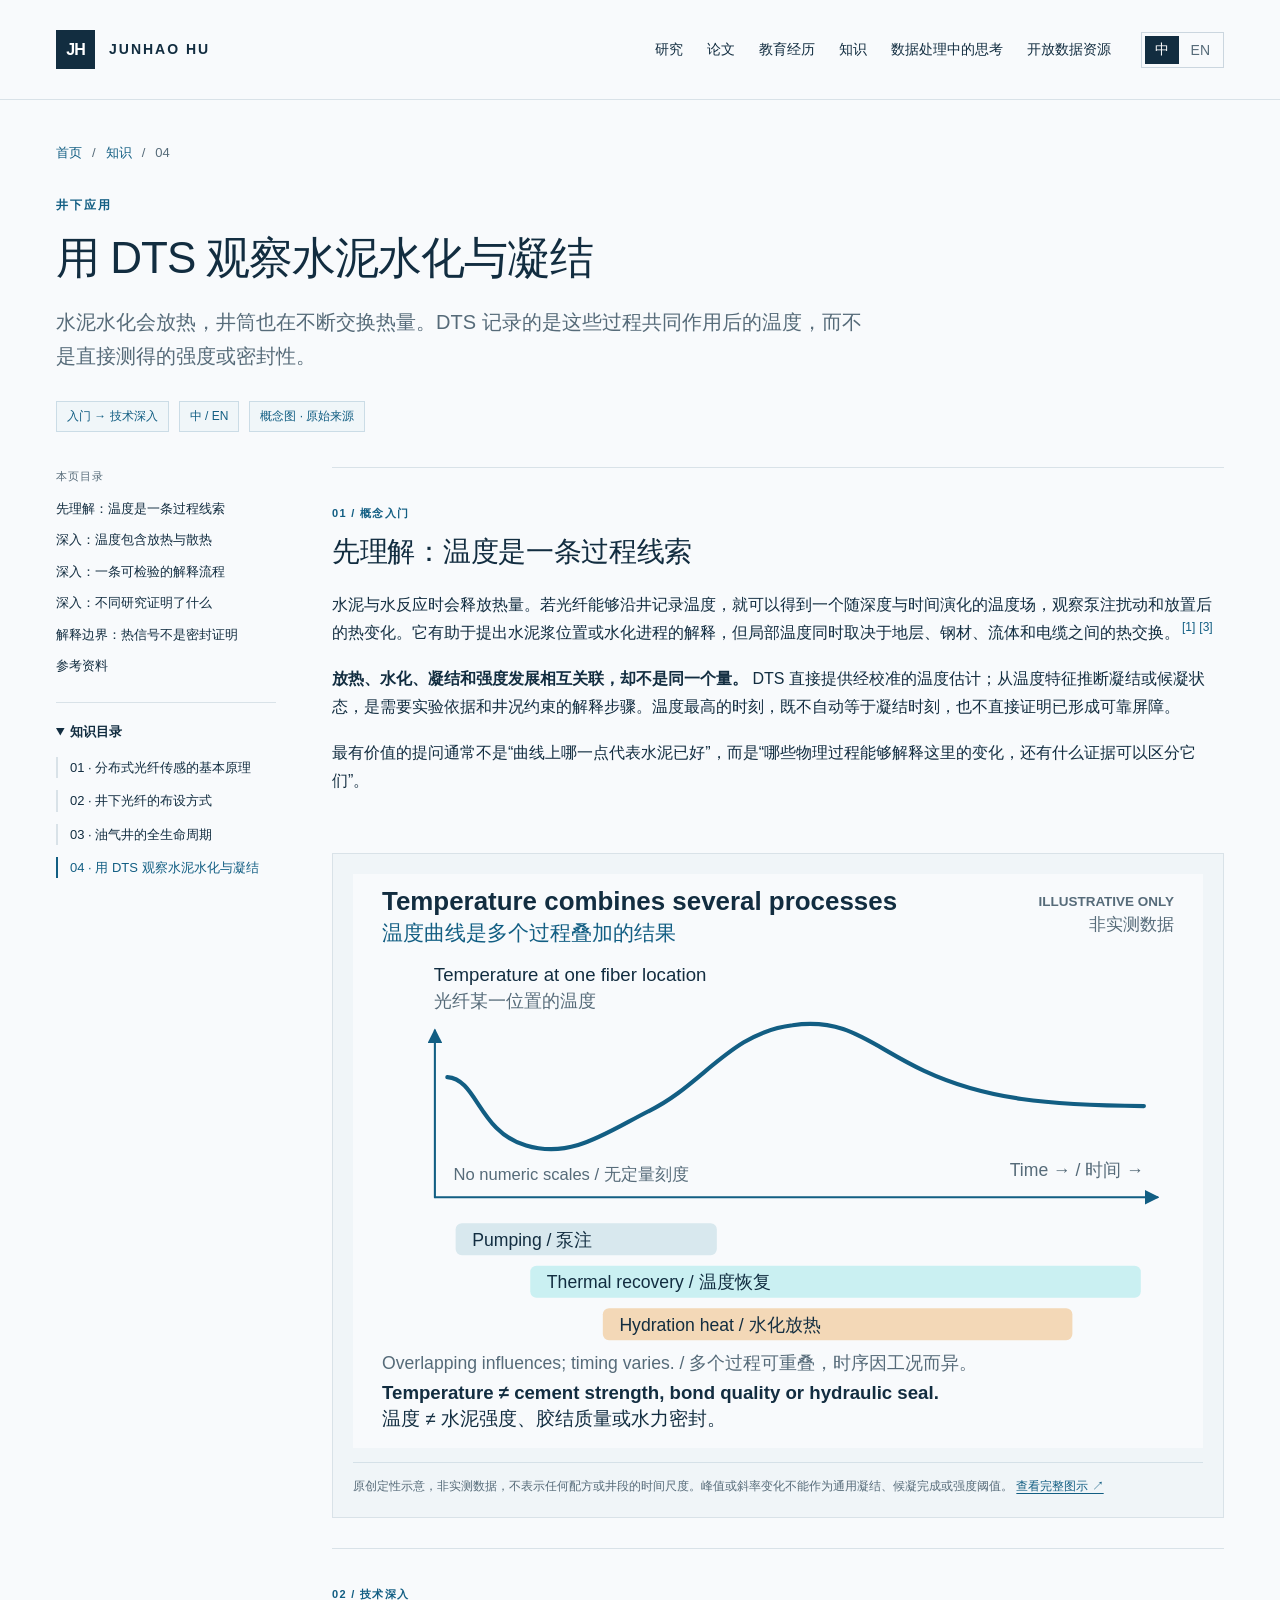
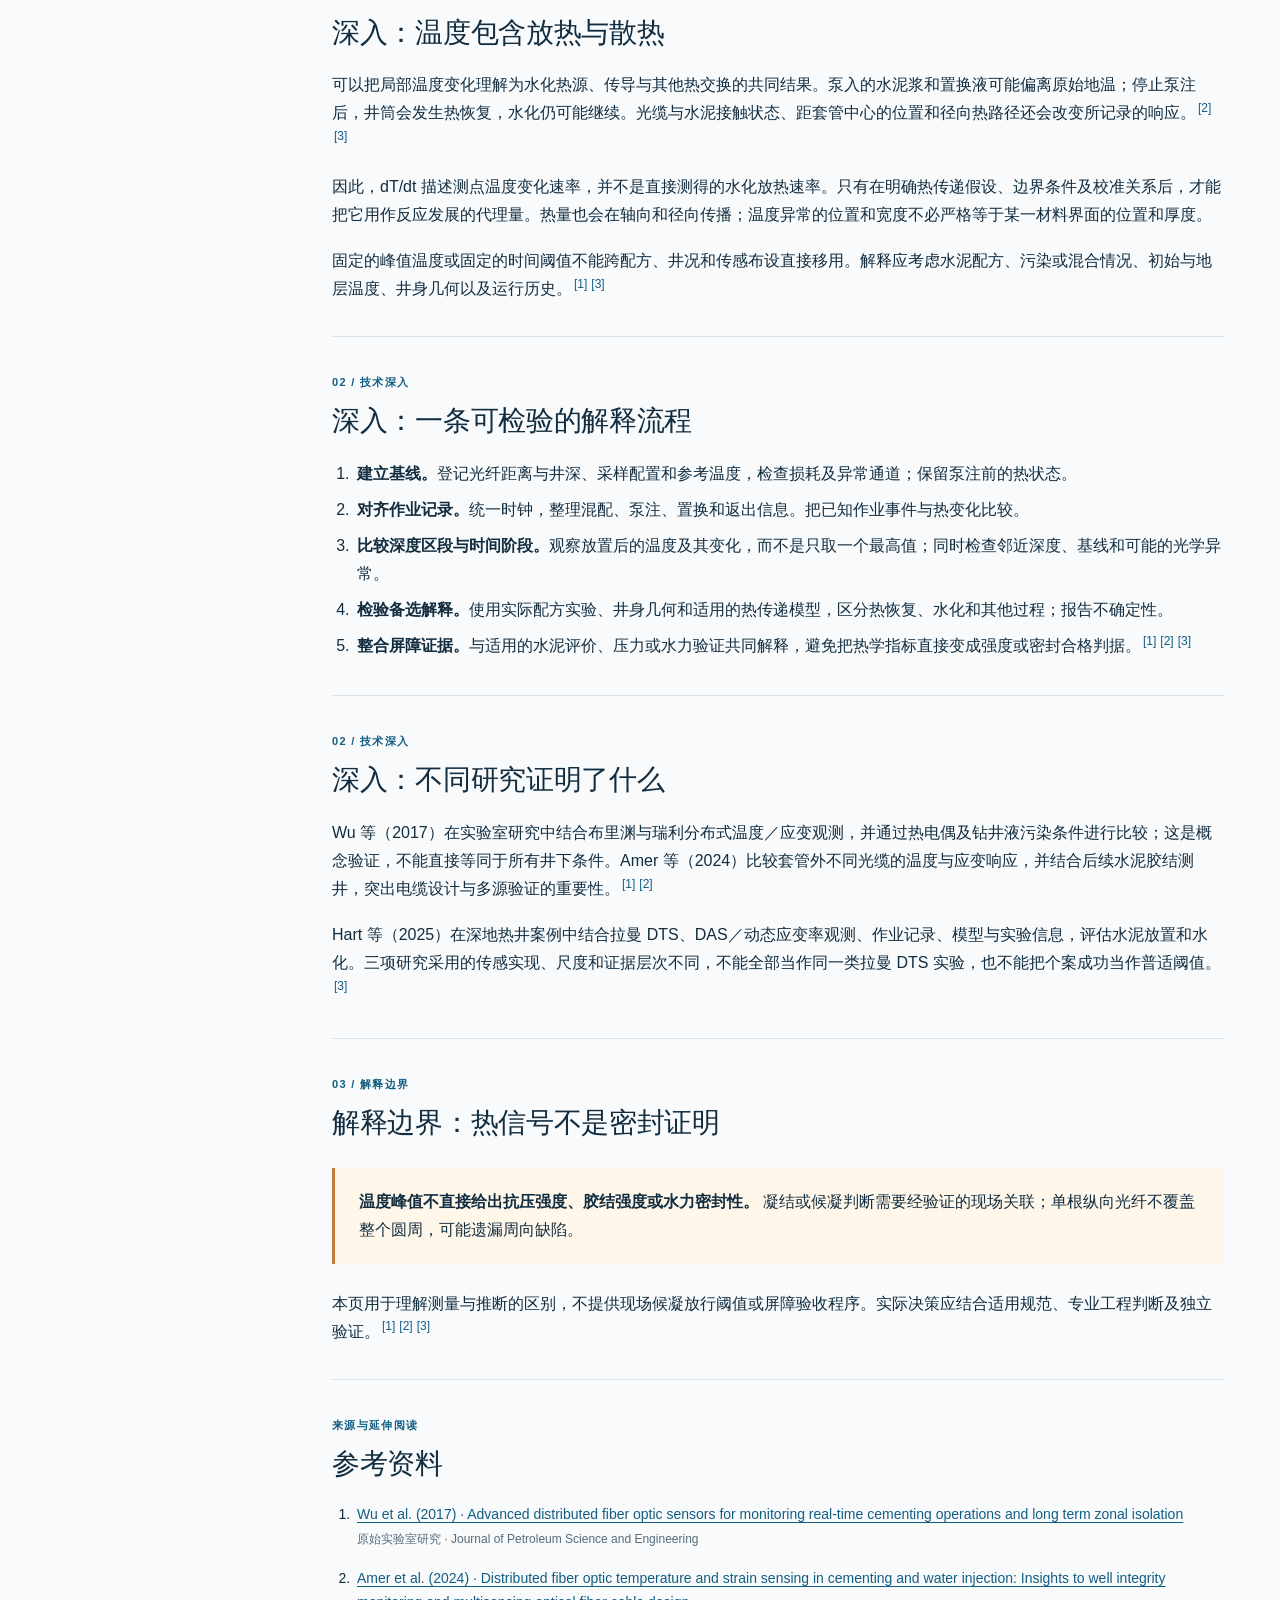
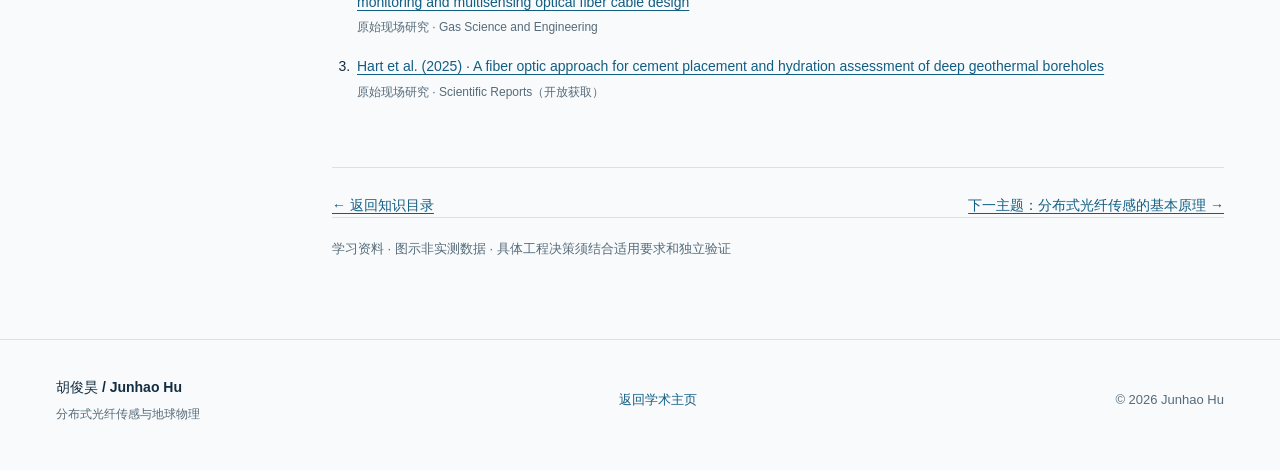
<file: knowledge/dts-cement-hydration.html>
<!doctype html>
<html lang="zh-CN" data-title-zh="用 DTS 观察水泥水化与凝结 · 胡俊昊" data-title-en="Using DTS to observe cement hydration and setting · Junhao Hu"><head><meta charset="utf-8"><meta name="viewport" content="width=device-width,initial-scale=1"><meta name="description" content="温度随深度和时间的变化能提供什么证据？把水化放热、热传递与水泥强度区分开。 What can temperature through depth and time tell us? Separate hydration heat, heat transfer, and cement strength."><title>用 DTS 观察水泥水化与凝结 · 胡俊昊</title><link rel="icon" href="../favicon.svg" type="image/svg+xml"><link rel="stylesheet" href="../style.css"><link rel="stylesheet" href="knowledge.css"></head><body><a class="skip" href="#main" data-zh="跳至正文" data-en="Skip to content">跳至正文</a><header><a class="brand" href="../index.html" aria-label="Junhao Hu home"><span class="monogram">JH</span><span>JUNHAO HU</span></a><nav aria-label="Main navigation"><a data-zh="研究" data-en="Research" href="../index.html#research">研究</a><a data-zh="论文" data-en="Publications" href="../index.html#publications">论文</a><a data-zh="教育经历" data-en="Education" href="../index.html#education">教育经历</a><a data-zh="知识" data-en="Knowledge" href="index.html">知识</a><a data-zh="数据处理中的思考" data-en="Data Interpretation Notes" href="../notes/index.html">数据处理中的思考</a><a data-zh="开放数据资源" data-en="Open Datasets" href="../datasets/index.html">开放数据资源</a></nav><div class="languages" role="group" aria-label="Language"><button id="zh" aria-pressed="true" lang="zh">中</button><button id="en" aria-pressed="false" lang="en">EN</button></div></header><noscript><p class="noscript-note">当前显示中文。启用 JavaScript 可切换中英文。 Enable JavaScript to switch between Chinese and English.</p></noscript><main id="main"><div class="article-hero"><div class="breadcrumbs"><a data-zh="首页" data-en="Home" href="../index.html">首页</a><span aria-hidden="true">/</span><a data-zh="知识" data-en="Knowledge" href="index.html">知识</a><span aria-hidden="true">/</span><span aria-current="page">04</span></div><span data-zh="井下应用" data-en="DOWNHOLE APPLICATIONS" class="eyebrow">井下应用</span><h1 data-zh="用 DTS 观察水泥水化与凝结" data-en="Using DTS to observe cement hydration and setting">用 DTS 观察水泥水化与凝结</h1><p data-zh="水泥水化会放热，井筒也在不断交换热量。DTS 记录的是这些过程共同作用后的温度，而不是直接测得的强度或密封性。" data-en="Cement hydration releases heat while the well continuously exchanges heat. DTS records the resulting temperature, not a direct measurement of strength or sealing performance." class="lede">水泥水化会放热，井筒也在不断交换热量。DTS 记录的是这些过程共同作用后的温度，而不是直接测得的强度或密封性。</p><div class="reading-note"><span data-zh="入门 → 技术深入" data-en="INTRO → TECHNICAL DETAIL">入门 → 技术深入</span><span data-zh="中 / EN" data-en="中 / EN">中 / EN</span><span data-zh="概念图 · 原始来源" data-en="CONCEPTUAL DIAGRAMS · PRIMARY SOURCES">概念图 · 原始来源</span></div></div><div class="article-layout"><aside class="article-sidebar" aria-label="Contents and topic directory"><span data-zh="本页目录" data-en="ON THIS PAGE" class="sidebar-label">本页目录</span><ol><li><a data-zh="先理解：温度是一条过程线索" data-en="Start here: temperature is a process clue" href="#start-here">先理解：温度是一条过程线索</a></li><li><a data-zh="深入：温度包含放热与散热" data-en="Go deeper: both heat generation and heat transfer" href="#physics">深入：温度包含放热与散热</a></li><li><a data-zh="深入：一条可检验的解释流程" data-en="Go deeper: a testable interpretation workflow" href="#workflow">深入：一条可检验的解释流程</a></li><li><a data-zh="深入：不同研究证明了什么" data-en="Go deeper: what the research demonstrates" href="#evidence">深入：不同研究证明了什么</a></li><li><a data-zh="解释边界：热信号不是密封证明" data-en="Interpretation limits: a thermal signature is not a seal" href="#limits">解释边界：热信号不是密封证明</a></li><li><a data-zh="参考资料" data-en="References" href="#references">参考资料</a></li></ol><details class="article-directory" open><summary><span data-zh="知识目录" data-en="Topic directory">知识目录</span></summary><ul><li><a data-zh="01 · 分布式光纤传感的基本原理" data-en="01 · How distributed fiber-optic sensing works" href="dfos-principles.html">01 · 分布式光纤传感的基本原理</a></li><li><a data-zh="02 · 井下光纤的布设方式" data-en="02 · Deploying optical fiber downhole" href="downhole-deployment.html">02 · 井下光纤的布设方式</a></li><li><a data-zh="03 · 油气井的全生命周期" data-en="03 · The life cycle of an oil and gas well" href="well-lifecycle.html">03 · 油气井的全生命周期</a></li><li class="current"><a data-zh="04 · 用 DTS 观察水泥水化与凝结" data-en="04 · Using DTS to observe cement hydration and setting" href="dts-cement-hydration.html" aria-current="page">04 · 用 DTS 观察水泥水化与凝结</a></li></ul></details></aside><article class="article-body"><section class="topic-section" id="start-here"><span data-zh="01 / 概念入门" data-en="01 / START HERE" class="level-label">01 / 概念入门</span><h2 data-zh="先理解：温度是一条过程线索" data-en="Start here: temperature is a process clue">先理解：温度是一条过程线索</h2><div data-lang="zh" lang="zh-CN"><p>水泥与水反应时会释放热量。若光纤能够沿井记录温度，就可以得到一个随深度与时间演化的温度场，观察泵注扰动和放置后的热变化。它有助于提出水泥浆位置或水化进程的解释，但局部温度同时取决于地层、钢材、流体和电缆之间的热交换。<a class="citation-link" href="#ref-1" aria-label="Reference 1">[1]</a><a class="citation-link" href="#ref-3" aria-label="Reference 3">[3]</a></p><p><strong>放热、水化、凝结和强度发展相互关联，却不是同一个量。</strong> DTS 直接提供经校准的温度估计；从温度特征推断凝结或候凝状态，是需要实验依据和井况约束的解释步骤。温度最高的时刻，既不自动等于凝结时刻，也不直接证明已形成可靠屏障。</p><p>最有价值的提问通常不是“曲线上哪一点代表水泥已好”，而是“哪些物理过程能够解释这里的变化，还有什么证据可以区分它们”。</p></div><div data-lang="en" lang="en" hidden><p>Cement releases heat as it reacts with water. Fiber measurements along the well can produce a depth–time temperature field, revealing pumping disturbances and post-placement thermal changes. This supports hypotheses about slurry placement and hydration development, but local temperature also depends on heat exchange among formation, steel, fluids, and cable.<a class="citation-link" href="#ref-1" aria-label="Reference 1">[1]</a><a class="citation-link" href="#ref-3" aria-label="Reference 3">[3]</a></p><p><strong>Heat release, hydration, setting, and strength development are related, but they are not the same quantity.</strong> DTS directly provides calibrated temperature estimates. Inferring setting or wait-on-cement status requires laboratory evidence and well-specific constraints. The temperature maximum is neither automatically the setting time nor proof of a reliable barrier.</p><p>A useful question is: which physical processes could explain this change, and what other evidence distinguishes them?</p></div></section><figure class="concept-figure"><img src="diagrams/dts-cement-hydration.svg" alt="定性温度曲线示意泵注、热恢复和水化过程的重叠，强调温度峰值不等于通用凝结时刻。" data-alt-zh="定性温度曲线示意泵注、热恢复和水化过程的重叠，强调温度峰值不等于通用凝结时刻。" data-alt-en="Qualitative temperature curve showing overlapping pumping, thermal recovery, and hydration, emphasizing that a thermal peak is not a universal setting time." loading="lazy"><figcaption><span data-zh="原创定性示意，非实测数据，不表示任何配方或井段的时间尺度。峰值或斜率变化不能作为通用凝结、候凝完成或强度阈值。" data-en="Original qualitative illustration, not measured data or a time scale for any slurry or interval. Peaks or slope changes are not universal thresholds for setting, wait-on-cement completion, or strength.">原创定性示意，非实测数据，不表示任何配方或井段的时间尺度。峰值或斜率变化不能作为通用凝结、候凝完成或强度阈值。</span> <a data-zh="查看完整图示 ↗" data-en="Open full-size diagram ↗" href="diagrams/dts-cement-hydration.svg" target="_blank" rel="noopener">查看完整图示 ↗</a></figcaption></figure><section class="topic-section" id="physics"><span data-zh="02 / 技术深入" data-en="02 / GO DEEPER" class="level-label">02 / 技术深入</span><h2 data-zh="深入：温度包含放热与散热" data-en="Go deeper: both heat generation and heat transfer">深入：温度包含放热与散热</h2><div data-lang="zh" lang="zh-CN"><p>可以把局部温度变化理解为水化热源、传导与其他热交换的共同结果。泵入的水泥浆和置换液可能偏离原始地温；停止泵注后，井筒会发生热恢复，水化仍可能继续。光缆与水泥接触状态、距套管中心的位置和径向热路径还会改变所记录的响应。<a class="citation-link" href="#ref-2" aria-label="Reference 2">[2]</a><a class="citation-link" href="#ref-3" aria-label="Reference 3">[3]</a></p><p>因此，dT/dt 描述测点温度变化速率，并不是直接测得的水化放热速率。只有在明确热传递假设、边界条件及校准关系后，才能把它用作反应发展的代理量。热量也会在轴向和径向传播；温度异常的位置和宽度不必严格等于某一材料界面的位置和厚度。</p><p>固定的峰值温度或固定的时间阈值不能跨配方、井况和传感布设直接移用。解释应考虑水泥配方、污染或混合情况、初始与地层温度、井身几何以及运行历史。<a class="citation-link" href="#ref-1" aria-label="Reference 1">[1]</a><a class="citation-link" href="#ref-3" aria-label="Reference 3">[3]</a></p></div><div data-lang="en" lang="en" hidden><p>Local temperature change reflects hydration heat generation together with conduction and other heat exchange. Pumped slurry and displacement fluids can differ from the original geothermal temperature. After pumping stops, thermal recovery and ongoing hydration may overlap. Cable contact, radial position, and the heat-transfer pathway alter the observed response.<a class="citation-link" href="#ref-2" aria-label="Reference 2">[2]</a><a class="citation-link" href="#ref-3" aria-label="Reference 3">[3]</a></p><p>Consequently, dT/dt is the rate of temperature change at the sensing location, not a direct measurement of hydration heat-release rate. It can serve as a proxy for reaction development only under stated heat-transfer assumptions, boundary conditions, and calibration. Heat also spreads axially and radially; the location or width of a thermal anomaly need not exactly match a material boundary or its thickness.</p><p>A fixed peak temperature or timing threshold cannot be transferred indiscriminately between recipes, wells, and deployments. Interpretation should consider formulation, contamination or mixing, initial and formation temperatures, geometry, and operational history.<a class="citation-link" href="#ref-1" aria-label="Reference 1">[1]</a><a class="citation-link" href="#ref-3" aria-label="Reference 3">[3]</a></p></div></section><section class="topic-section" id="workflow"><span data-zh="02 / 技术深入" data-en="02 / GO DEEPER" class="level-label">02 / 技术深入</span><h2 data-zh="深入：一条可检验的解释流程" data-en="Go deeper: a testable interpretation workflow">深入：一条可检验的解释流程</h2><div data-lang="zh" lang="zh-CN"><ol><li><strong>建立基线。</strong>登记光纤距离与井深、采样配置和参考温度，检查损耗及异常通道；保留泵注前的热状态。</li><li><strong>对齐作业记录。</strong>统一时钟，整理混配、泵注、置换和返出信息。把已知作业事件与热变化比较。</li><li><strong>比较深度区段与时间阶段。</strong>观察放置后的温度及其变化，而不是只取一个最高值；同时检查邻近深度、基线和可能的光学异常。</li><li><strong>检验备选解释。</strong>使用实际配方实验、井身几何和适用的热传递模型，区分热恢复、水化和其他过程；报告不确定性。</li><li><strong>整合屏障证据。</strong>与适用的水泥评价、压力或水力验证共同解释，避免把热学指标直接变成强度或密封合格判据。<a class="citation-link" href="#ref-1" aria-label="Reference 1">[1]</a><a class="citation-link" href="#ref-2" aria-label="Reference 2">[2]</a><a class="citation-link" href="#ref-3" aria-label="Reference 3">[3]</a></li></ol></div><div data-lang="en" lang="en" hidden><ol><li><strong>Establish a baseline.</strong> Register fiber distance to depth, record sampling settings and reference temperatures, check losses and abnormal channels, and retain the pre-pumping thermal state.</li><li><strong>Align operational records.</strong> Synchronize clocks and assemble mixing, pumping, displacement, and returns information. Compare known events with thermal changes.</li><li><strong>Compare intervals and stages.</strong> Examine the evolving post-placement temperature, rather than extracting only a maximum. Check neighboring depths, baselines, and possible optical anomalies.</li><li><strong>Test competing explanations.</strong> Use actual-slurry laboratory tests, geometry, and an appropriate heat-transfer model to distinguish recovery, hydration, and other processes; report uncertainty.</li><li><strong>Integrate barrier evidence.</strong> Interpret results with applicable cement evaluation and pressure or hydraulic verification. Do not turn a thermal indicator directly into a strength or sealing pass criterion.<a class="citation-link" href="#ref-1" aria-label="Reference 1">[1]</a><a class="citation-link" href="#ref-2" aria-label="Reference 2">[2]</a><a class="citation-link" href="#ref-3" aria-label="Reference 3">[3]</a></li></ol></div></section><section class="topic-section" id="evidence"><span data-zh="02 / 技术深入" data-en="02 / GO DEEPER" class="level-label">02 / 技术深入</span><h2 data-zh="深入：不同研究证明了什么" data-en="Go deeper: what the research demonstrates">深入：不同研究证明了什么</h2><div data-lang="zh" lang="zh-CN"><p>Wu 等（2017）在实验室研究中结合布里渊与瑞利分布式温度／应变观测，并通过热电偶及钻井液污染条件进行比较；这是概念验证，不能直接等同于所有井下条件。Amer 等（2024）比较套管外不同光缆的温度与应变响应，并结合后续水泥胶结测井，突出电缆设计与多源验证的重要性。<a class="citation-link" href="#ref-1" aria-label="Reference 1">[1]</a><a class="citation-link" href="#ref-2" aria-label="Reference 2">[2]</a></p><p>Hart 等（2025）在深地热井案例中结合拉曼 DTS、DAS／动态应变率观测、作业记录、模型与实验信息，评估水泥放置和水化。三项研究采用的传感实现、尺度和证据层次不同，不能全部当作同一类拉曼 DTS 实验，也不能把个案成功当作普适阈值。<a class="citation-link" href="#ref-3" aria-label="Reference 3">[3]</a></p></div><div data-lang="en" lang="en" hidden><p>Wu et al. (2017) used combined Brillouin/Rayleigh distributed temperature-and-strain sensing in a laboratory proof of concept, including thermocouple comparisons and drilling-fluid contamination. Amer et al. (2024) compared behind-casing cable responses in a field study and incorporated later cement-bond logging, emphasizing cable design and complementary evidence.<a class="citation-link" href="#ref-1" aria-label="Reference 1">[1]</a><a class="citation-link" href="#ref-2" aria-label="Reference 2">[2]</a></p><p>Hart et al. (2025) combined Raman DTS, DAS/dynamic strain-rate observations, operating records, modeling, and laboratory information in a deep geothermal case. The studies differ in sensing implementation, scale, and evidence level. They are not interchangeable Raman DTS experiments, and successful cases do not establish universal thresholds.<a class="citation-link" href="#ref-3" aria-label="Reference 3">[3]</a></p></div></section><section class="topic-section" id="limits"><span data-zh="03 / 解释边界" data-en="03 / LIMITS" class="level-label">03 / 解释边界</span><h2 data-zh="解释边界：热信号不是密封证明" data-en="Interpretation limits: a thermal signature is not a seal">解释边界：热信号不是密封证明</h2><div data-lang="zh" lang="zh-CN"><div class="callout"><p><strong>温度峰值不直接给出抗压强度、胶结强度或水力密封性。</strong> 凝结或候凝判断需要经验证的现场关联；单根纵向光纤不覆盖整个圆周，可能遗漏周向缺陷。</p></div><p>本页用于理解测量与推断的区别，不提供现场候凝放行阈值或屏障验收程序。实际决策应结合适用规范、专业工程判断及独立验证。<a class="citation-link" href="#ref-1" aria-label="Reference 1">[1]</a><a class="citation-link" href="#ref-2" aria-label="Reference 2">[2]</a><a class="citation-link" href="#ref-3" aria-label="Reference 3">[3]</a></p></div><div data-lang="en" lang="en" hidden><div class="callout"><p><strong>A thermal peak does not directly determine compressive strength, bond strength, or hydraulic sealing.</strong> Setting or wait-on-cement inference requires a validated site-specific relationship. One longitudinal fiber lacks full azimuthal coverage and can miss circumferential defects.</p></div><p>This page explains measurement versus inference; it does not provide operational release thresholds or barrier-acceptance procedures. Decisions require applicable requirements, qualified engineering judgment, and independent verification.<a class="citation-link" href="#ref-1" aria-label="Reference 1">[1]</a><a class="citation-link" href="#ref-2" aria-label="Reference 2">[2]</a><a class="citation-link" href="#ref-3" aria-label="Reference 3">[3]</a></p></div></section><section class="topic-section" id="references"><span data-zh="来源与延伸阅读" data-en="SOURCES &amp; FURTHER READING" class="level-label">来源与延伸阅读</span><h2 data-zh="参考资料" data-en="References">参考资料</h2><ol class="references"><li id="ref-1"><a href="https://doi.org/10.1016/j.petrol.2017.08.072" target="_blank" rel="noopener noreferrer">Wu et al. (2017) · Advanced distributed fiber optic sensors for monitoring real-time cementing operations and long term zonal isolation</a><span data-zh="原始实验室研究 · Journal of Petroleum Science and Engineering" data-en="Original laboratory research · Journal of Petroleum Science and Engineering" class="source-type">原始实验室研究 · Journal of Petroleum Science and Engineering</span></li><li id="ref-2"><a href="https://doi.org/10.1016/j.jgsce.2024.205430" target="_blank" rel="noopener noreferrer">Amer et al. (2024) · Distributed fiber optic temperature and strain sensing in cementing and water injection: Insights to well integrity monitoring and multisensing optical fiber cable design</a><span data-zh="原始现场研究 · Gas Science and Engineering" data-en="Original field research · Gas Science and Engineering" class="source-type">原始现场研究 · Gas Science and Engineering</span></li><li id="ref-3"><a href="https://www.nature.com/articles/s41598-025-95588-5" target="_blank" rel="noopener noreferrer">Hart et al. (2025) · A fiber optic approach for cement placement and hydration assessment of deep geothermal boreholes</a><span data-zh="原始现场研究 · Scientific Reports（开放获取）" data-en="Original field research · Scientific Reports (open access)" class="source-type">原始现场研究 · Scientific Reports（开放获取）</span></li></ol></section><div class="article-footer"><a data-zh="← 返回知识目录" data-en="← All topics" href="index.html">← 返回知识目录</a><a data-zh="下一主题：分布式光纤传感的基本原理 →" data-en="Next: How distributed fiber-optic sensing works →" href="dfos-principles.html">下一主题：分布式光纤传感的基本原理 →</a></div><p data-zh="学习资料 · 图示非实测数据 · 具体工程决策须结合适用要求和独立验证" data-en="Educational material · Diagrams are not measured data · Engineering decisions require applicable requirements and independent verification" class="knowledge-disclaimer">学习资料 · 图示非实测数据 · 具体工程决策须结合适用要求和独立验证</p></article></div></main><footer><div><strong data-zh="胡俊昊 / Junhao Hu" data-en="Junhao Hu / 胡俊昊">胡俊昊 / Junhao Hu</strong><p data-zh="分布式光纤传感与地球物理" data-en="Distributed fiber-optic sensing &amp; geophysics">分布式光纤传感与地球物理</p></div><a data-zh="返回学术主页" data-en="Back to academic homepage" href="../index.html">返回学术主页</a><span>© 2026 Junhao Hu</span></footer><script src="../app.js"></script></body></html>
</file>
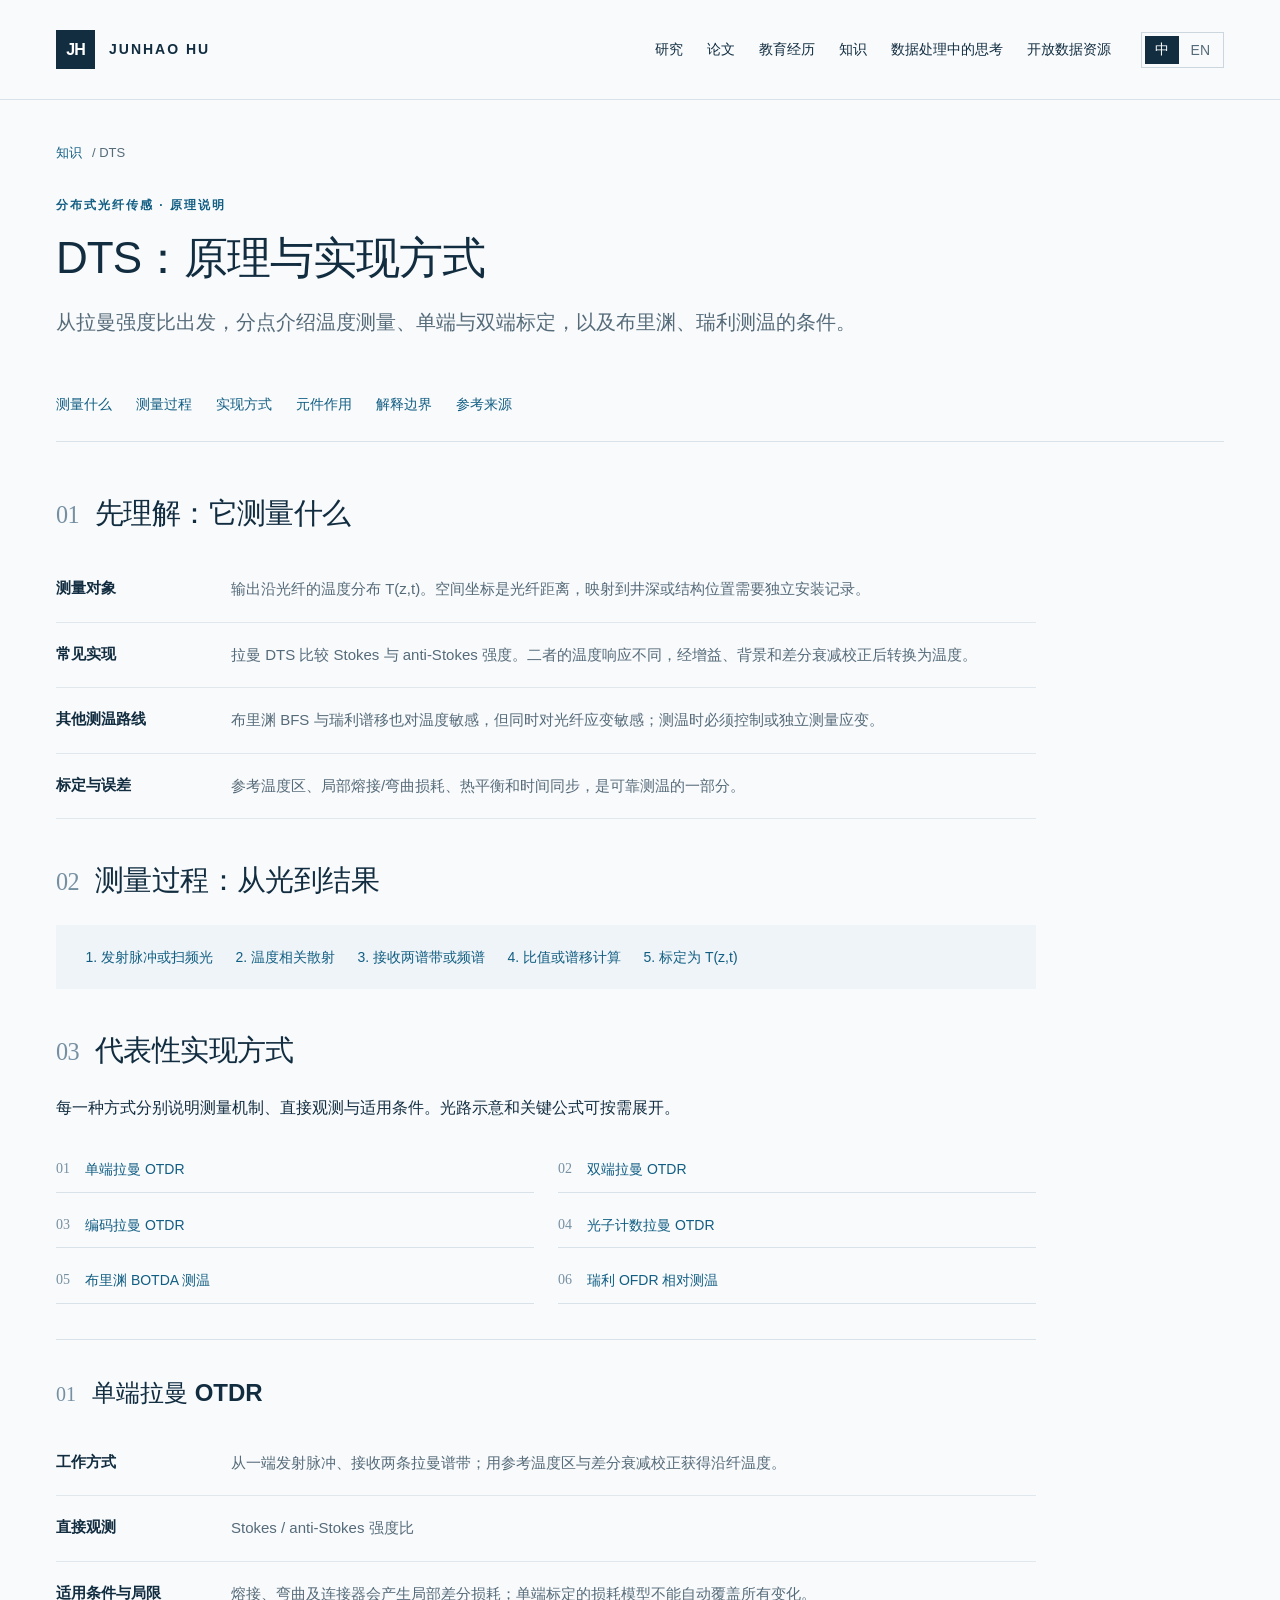
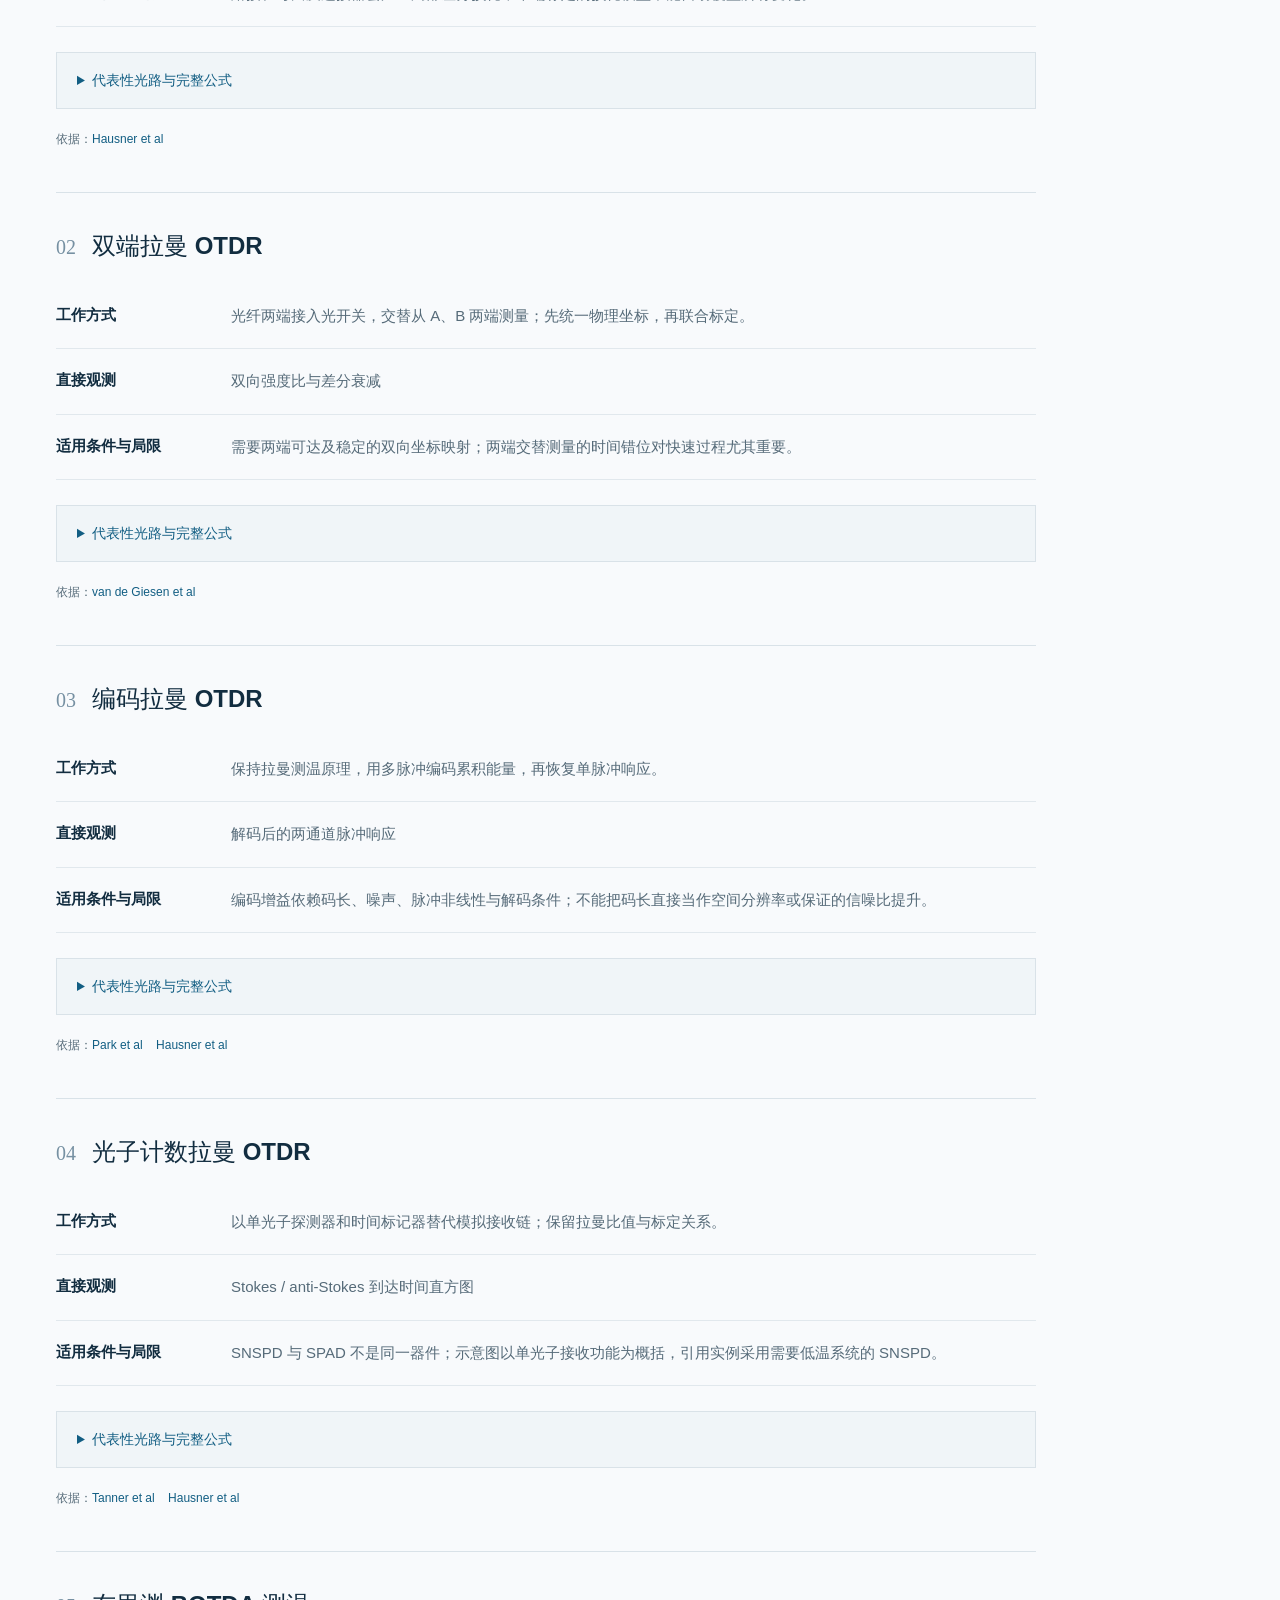
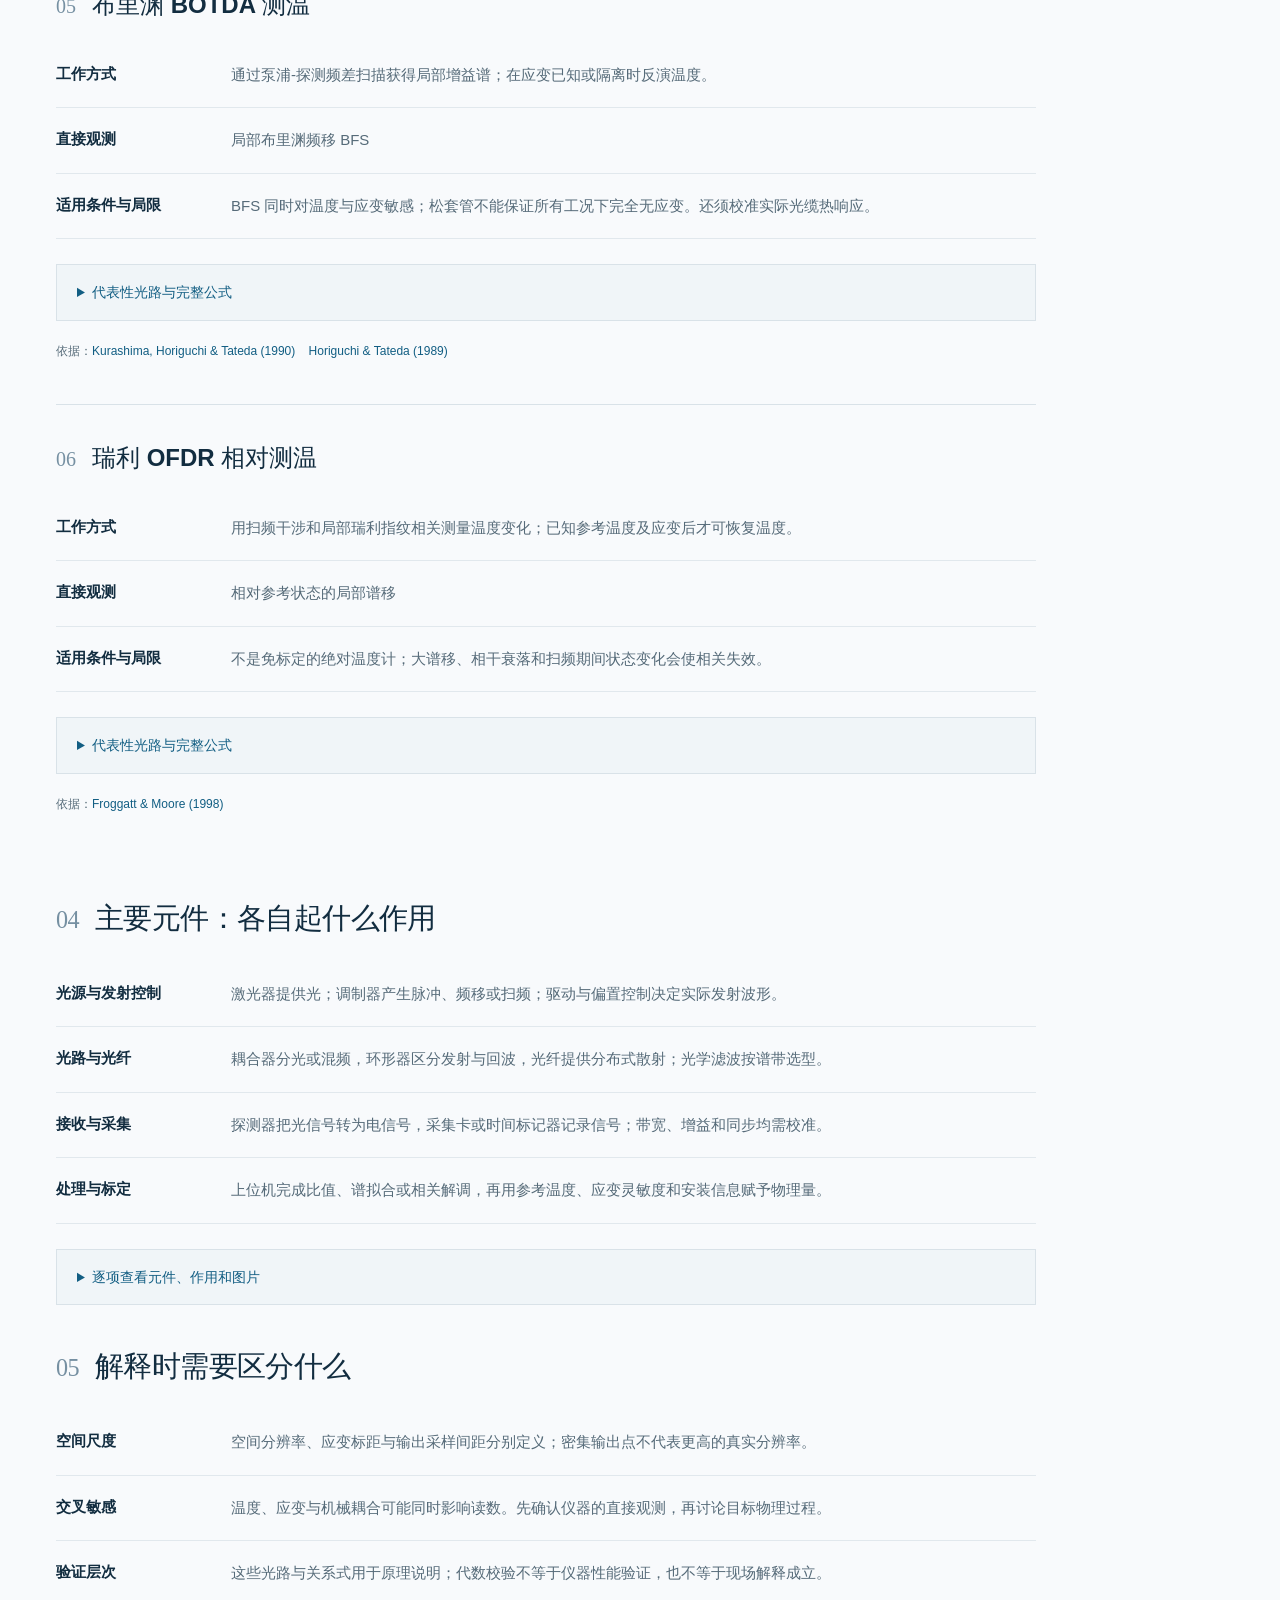
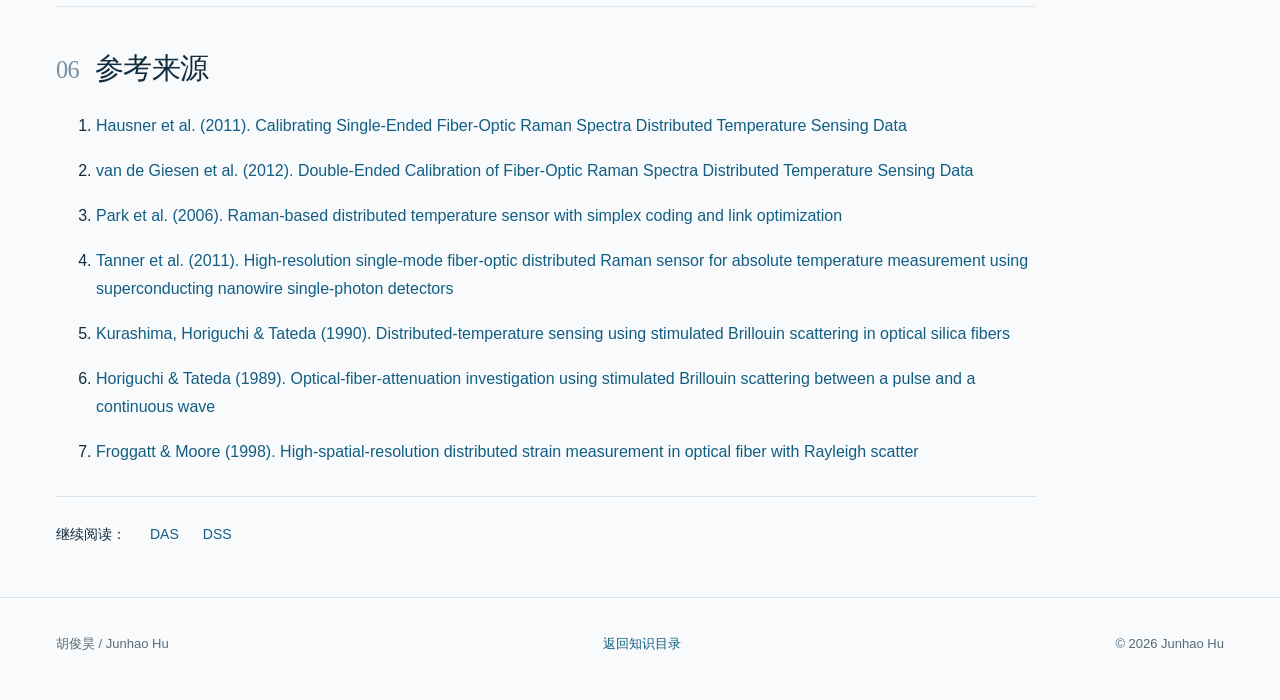
<file: knowledge/dts-optical-atlas.html>
<!doctype html><html lang="zh-CN" data-title-zh="DTS：原理与实现方式 · 胡俊昊" data-title-en="DTS: principles and implementations · Junhao Hu"><head><meta charset="utf-8"><meta name="viewport" content="width=device-width,initial-scale=1"><title>DTS：原理与实现方式 · 胡俊昊</title><meta name="description" content="DTS：原理与实现方式：元件、代表性光路、支路公式与解释边界。"><link rel="icon" href="../favicon.svg"><link rel="stylesheet" href="../style.css"><link rel="stylesheet" href="knowledge.css"><link rel="stylesheet" href="atlas.css"><link rel="stylesheet" href="vendor/katex/katex.min.css"><link rel="stylesheet" href="math.css"><script defer src="vendor/katex/katex.min.js"></script><script defer src="math.js"></script></head><body><a class="skip" href="#main">跳至正文 / Skip to content</a><header><a class="brand" href="../index.html#home" aria-label="Junhao Hu home"><span class="monogram">JH</span><span>JUNHAO HU</span></a><nav aria-label="Main navigation"><a href="../index.html#research" data-zh="研究" data-en="Research">研究</a><a href="../index.html#publications" data-zh="论文" data-en="Publications">论文</a><a href="../index.html#education" data-zh="教育经历" data-en="Education">教育经历</a><a href="index.html" data-zh="知识" data-en="Knowledge">知识</a><a href="../notes/index.html" data-zh="数据处理中的思考" data-en="Data Interpretation Notes">数据处理中的思考</a><a href="../datasets/index.html" data-zh="开放数据资源" data-en="Open Datasets">开放数据资源</a></nav><div class="languages" role="group" aria-label="Language"><button id="zh" aria-pressed="true" lang="zh">中</button><button id="en" aria-pressed="false" lang="en">EN</button></div></header><main id="main"><section class="article-hero"><div class="breadcrumbs"><a href="index.html"><span data-zh="知识" data-en="Knowledge" >知识</span></a> / DTS</div><span data-zh="分布式光纤传感 · 原理说明" data-en="DISTRIBUTED FIBER-OPTIC SENSING · PRINCIPLES" class="eyebrow">分布式光纤传感 · 原理说明</span><h1 data-zh="DTS：原理与实现方式" data-en="DTS: principles and implementations" >DTS：原理与实现方式</h1><p data-zh="从拉曼强度比出发，分点介绍温度测量、单端与双端标定，以及布里渊、瑞利测温的条件。" data-en="Start with Raman intensity ratios, then explore temperature sensing, single/double-ended calibration, and the conditions for Brillouin/Rayleigh thermometry." class="lede">从拉曼强度比出发，分点介绍温度测量、单端与双端标定，以及布里渊、瑞利测温的条件。</p></section><nav class="notes-toc" aria-label="Page contents"><a href="#measure"><span data-zh="测量什么" data-en="Measurement" >测量什么</span></a><a href="#chain"><span data-zh="测量过程" data-en="Acquisition" >测量过程</span></a><a href="#routes"><span data-zh="实现方式" data-en="Implementations" >实现方式</span></a><a href="#components"><span data-zh="元件作用" data-en="Components" >元件作用</span></a><a href="#limits"><span data-zh="解释边界" data-en="Limits" >解释边界</span></a><a href="#sources"><span data-zh="参考来源" data-en="Sources" >参考来源</span></a></nav><div class="point-notes"><h2 id="measure"><small>01</small><span data-zh="先理解：它测量什么" data-en="What does it measure?" >先理解：它测量什么</span></h2><ul class="explanation-points"><li><strong><span data-zh="测量对象" data-en="Measurement" >测量对象</span></strong><span ><span data-lang="zh" lang="zh-CN">输出沿光纤的温度分布 T(z,t)。空间坐标是光纤距离，映射到井深或结构位置需要独立安装记录。</span><span data-lang="en" lang="en" hidden>The temperature distribution T(z,t) along the fiber. Mapping fiber distance to well depth or structural position needs installation records.</span></span></li><li><strong><span data-zh="常见实现" data-en="Common implementation" >常见实现</span></strong><span ><span data-lang="zh" lang="zh-CN">拉曼 DTS 比较 Stokes 与 anti-Stokes 强度。二者的温度响应不同，经增益、背景和差分衰减校正后转换为温度。</span><span data-lang="en" lang="en" hidden>Raman DTS compares Stokes and anti-Stokes intensities, then calibrates gains, background, and differential attenuation.</span></span></li><li><strong><span data-zh="其他测温路线" data-en="Other routes" >其他测温路线</span></strong><span ><span data-lang="zh" lang="zh-CN">布里渊 BFS 与瑞利谱移也对温度敏感，但同时对光纤应变敏感；测温时必须控制或独立测量应变。</span><span data-lang="en" lang="en" hidden>Brillouin BFS and Rayleigh spectral shifts respond to temperature and fiber strain; thermometry requires known or independently measured strain.</span></span></li><li><strong><span data-zh="标定与误差" data-en="Calibration" >标定与误差</span></strong><span ><span data-lang="zh" lang="zh-CN">参考温度区、局部熔接/弯曲损耗、热平衡和时间同步，是可靠测温的一部分。</span><span data-lang="en" lang="en" hidden>Reference temperature sections, local splice/bend losses, thermal equilibrium, and timing alignment are part of reliable thermometry.</span></span></li></ul><h2 id="chain"><small>02</small><span data-zh="测量过程：从光到结果" data-en="From light to a result" >测量过程：从光到结果</span></h2><ol class="measurement-flow"><li><span data-zh="发射脉冲或扫频光" data-en="Pulse or sweep" >发射脉冲或扫频光</span></li><li><span data-zh="温度相关散射" data-en="Temperature-sensitive scattering" >温度相关散射</span></li><li><span data-zh="接收两谱带或频谱" data-en="Receive bands / spectra" >接收两谱带或频谱</span></li><li><span data-zh="比值或谱移计算" data-en="Ratio / spectral shift" >比值或谱移计算</span></li><li><span data-zh="标定为 T(z,t)" data-en="Calibrate T(z,t)" >标定为 T(z,t)</span></li></ol><h2 id="routes"><small>03</small><span data-zh="代表性实现方式" data-en="Representative implementations" >代表性实现方式</span></h2><p><span data-zh="每一种方式分别说明测量机制、直接观测与适用条件。光路示意和关键公式可按需展开。" data-en="Each implementation states its mechanism, observable, and conditions. Expand schematics and key equations as needed." >每一种方式分别说明测量机制、直接观测与适用条件。光路示意和关键公式可按需展开。</span></p><nav class="route-index" aria-label="Implementations"><a href="#DTS01"><span>01</span><span data-zh="单端拉曼 OTDR" data-en="Single-ended Raman OTDR" >单端拉曼 OTDR</span></a><a href="#DTS02"><span>02</span><span data-zh="双端拉曼 OTDR" data-en="Double-ended Raman OTDR" >双端拉曼 OTDR</span></a><a href="#DTS03"><span>03</span><span data-zh="编码拉曼 OTDR" data-en="Coded Raman OTDR" >编码拉曼 OTDR</span></a><a href="#DTS04"><span>04</span><span data-zh="光子计数拉曼 OTDR" data-en="Photon-counting Raman OTDR" >光子计数拉曼 OTDR</span></a><a href="#DTS05"><span>05</span><span data-zh="布里渊 BOTDA 测温" data-en="Brillouin BOTDA thermometry" >布里渊 BOTDA 测温</span></a><a href="#DTS06"><span>06</span><span data-zh="瑞利 OFDR 相对测温" data-en="Rayleigh OFDR relative thermometry" >瑞利 OFDR 相对测温</span></a></nav><article class="point-route" id="DTS01"><h3><small>01</small><span data-zh="单端拉曼 OTDR" data-en="Single-ended Raman OTDR" >单端拉曼 OTDR</span></h3><ul class="explanation-points"><li><strong><span data-zh="工作方式" data-en="How it works" >工作方式</span></strong><span ><span data-lang="zh" lang="zh-CN">从一端发射脉冲、接收两条拉曼谱带；用参考温度区与差分衰减校正获得沿纤温度。</span><span data-lang="en" lang="en" hidden>Launch and receive from one end; calibrate the Raman ratio using known-temperature references and differential attenuation.</span></span></li><li><strong><span data-zh="直接观测" data-en="Observable" >直接观测</span></strong><span ><span data-lang="zh" lang="zh-CN">Stokes / anti-Stokes 强度比</span><span data-lang="en" lang="en" hidden>Stokes / anti-Stokes intensity ratio</span></span></li><li><strong><span data-zh="适用条件与局限" data-en="Conditions and limits" >适用条件与局限</span></strong><span ><span data-lang="zh" lang="zh-CN">熔接、弯曲及连接器会产生局部差分损耗；单端标定的损耗模型不能自动覆盖所有变化。</span><span data-lang="en" lang="en" hidden>Splices, bends, and connectors create local differential losses; a single-ended loss model cannot automatically cover every change.</span></span></li></ul><details class="note-detail"><summary><span data-zh="代表性光路与完整公式" data-en="Representative path &amp; complete equations" >代表性光路与完整公式</span></summary><figure class="route-figure"><img src="atlases/dts/figures/DTS01.svg" alt="单端拉曼 OTDR" data-alt-zh="单端拉曼 OTDR" data-alt-en="Single-ended Raman OTDR" loading="lazy"><figcaption><span data-zh="概念示意，非按比例、非实测数据。" data-en="Conceptual, not to scale, not measured data." >概念示意，非按比例、非实测数据。</span></figcaption></figure><ol class="point-formulas"><li><strong>B0 → B1 · 发射 / Launch</strong><div class="math-display" data-display="block" data-tex="B_1(t)=\sqrt{P_0}\,a(t),\qquad z=\frac{c(t-t_0)}{2n_g}">B_1(t)=\sqrt{P_0}\,a(t),\qquad z=\frac{c(t-t_0)}{2n_g}</div><p ><span data-lang="zh" lang="zh-CN">脉冲包络 a(t) 发射到光纤。往返时间定位 z；ng 是群折射率，t0 是系统延迟。</span><span data-lang="en" lang="en" hidden>The launched pulse envelope a(t) defines the interrogation. Round-trip delay gives z; ng is the group index and t0 the system delay.</span></p></li><li><strong>B2S / B2AS · 散射 / Scattering</strong><div class="math-display" data-display="block" data-tex="\begin{aligned}P_{\mathrm S}(z)&amp;\propto(n_R+1)e^{-A_{\mathrm S}(z)},&amp;P_{\mathrm{AS}}(z)&amp;\propto n_R e^{-A_{\mathrm{AS}}(z)},\\n_R&amp;=\frac1{e^{\gamma/T}-1},&amp;\gamma&amp;=\frac{h\Delta\nu_R}{k_B}.\end{aligned}">\begin{aligned}P_{\mathrm S}(z)&amp;\propto(n_R+1)e^{-A_{\mathrm S}(z)},&amp;P_{\mathrm{AS}}(z)&amp;\propto n_R e^{-A_{\mathrm{AS}}(z)},\\n_R&amp;=\frac1{e^{\gamma/T}-1},&amp;\gamma&amp;=\frac{h\Delta\nu_R}{k_B}.\end{aligned}</div><p ><span data-lang="zh" lang="zh-CN"><span class="math-inline" data-display="inline" data-tex="n_R=\frac1{e^{\gamma/T}-1}">n_R=\frac1{e^{\gamma/T}-1}</span> 是声子占据数；<span class="math-inline" data-display="inline" data-tex="\gamma=\frac{h\Delta\nu_R}{k_B}">\gamma=\frac{h\Delta\nu_R}{k_B}</span>，单位 K。A 包括相应通道的累计损耗。</span><span data-lang="en" lang="en" hidden><span class="math-inline" data-display="inline" data-tex="n_R=\frac1{e^{\gamma/T}-1}">n_R=\frac1{e^{\gamma/T}-1}</span> is the phonon occupation; <span class="math-inline" data-display="inline" data-tex="\gamma=\frac{h\Delta\nu_R}{k_B}">\gamma=\frac{h\Delta\nu_R}{k_B}</span> in kelvin. A includes the cumulative channel loss.</span></p></li><li><strong>iS / iAS · 接收 / Detection</strong><div class="math-display" data-display="block" data-tex="i_{\mathrm S}=\mathcal R_{\mathrm S}P_{\mathrm S}+b_{\mathrm S},\qquad i_{\mathrm{AS}}=\mathcal R_{\mathrm{AS}}P_{\mathrm{AS}}+b_{\mathrm{AS}}">i_{\mathrm S}=\mathcal R_{\mathrm S}P_{\mathrm S}+b_{\mathrm S},\qquad i_{\mathrm{AS}}=\mathcal R_{\mathrm{AS}}P_{\mathrm{AS}}+b_{\mathrm{AS}}</div><p ><span data-lang="zh" lang="zh-CN">先扣除背景、暗信号并校正增益；光学 WDM 分离 Stokes 与 anti-Stokes，不能用电滤波代替。</span><span data-lang="en" lang="en" hidden>Subtract background/dark signals and calibrate channel gains. An optical WDM separates Stokes and anti-Stokes; electrical filtering cannot replace it.</span></p></li><li><strong>R → T · 解调 / Calibration</strong><div class="math-display" data-display="block" data-tex="\begin{aligned}D(z,t)&amp;=\ln\!\frac{P_{\mathrm S}}{P_{\mathrm{AS}}}+C(t)-A_\Delta(z),\\T(z,t)&amp;=\frac{\gamma}{D(z,t)},\\A_\Delta(z)&amp;=\int_0^z[\alpha_{\mathrm{AS}}(s)-\alpha_{\mathrm S}(s)]\,\mathrm ds.\end{aligned}">\begin{aligned}D(z,t)&amp;=\ln\!\frac{P_{\mathrm S}}{P_{\mathrm{AS}}}+C(t)-A_\Delta(z),\\T(z,t)&amp;=\frac{\gamma}{D(z,t)},\\A_\Delta(z)&amp;=\int_0^z[\alpha_{\mathrm{AS}}(s)-\alpha_{\mathrm S}(s)]\,\mathrm ds.\end{aligned}</div><p ><span data-lang="zh" lang="zh-CN"><span class="math-inline" data-display="inline" data-tex="A_\Delta(z)=\int_0^z[\alpha_{\mathrm{AS}}(s)-\alpha_{\mathrm S}(s)]\,\mathrm ds">A_\Delta(z)=\int_0^z[\alpha_{\mathrm{AS}}(s)-\alpha_{\mathrm S}(s)]\,\mathrm ds</span>。这里采用 Hausner 的标定符号；C 吸收通道效率差，必须由已知温度区标定。</span><span data-lang="en" lang="en" hidden><span class="math-inline" data-display="inline" data-tex="A_\Delta(z)=\int_0^z[\alpha_{\mathrm{AS}}(s)-\alpha_{\mathrm S}(s)]\,\mathrm ds">A_\Delta(z)=\int_0^z[\alpha_{\mathrm{AS}}(s)-\alpha_{\mathrm S}(s)]\,\mathrm ds</span>. This is the Hausner calibration convention; C absorbs channel-efficiency differences and needs known-temperature references.</span></p></li><li><strong>Δz / σT · 分辨率 / Resolution</strong><div class="math-display" data-display="block" data-tex="\Delta z_{\mathrm{pulse}}\simeq\frac{c\tau_p}{2n_g},\qquad\Delta z_{\mathrm{sample}}=\frac{c\Delta t_{\mathrm{ADC}}}{2n_g}">\Delta z_{\mathrm{pulse}}\simeq\frac{c\tau_p}{2n_g},\qquad\Delta z_{\mathrm{sample}}=\frac{c\Delta t_{\mathrm{ADC}}}{2n_g}</div><p ><span data-lang="zh" lang="zh-CN">脉宽尺度与采样点间距不同；实际空间响应还受探测器带宽、滤波和编码影响。弱 anti-Stokes 通道通常主导温度不确定性。</span><span data-lang="en" lang="en" hidden>Pulse scale differs from sample spacing. Detector bandwidth, filtering, and coding also affect spatial response. Weak anti-Stokes returns often dominate temperature uncertainty.</span></p></li></ol></details><p class="point-source"><span data-zh="依据：" data-en="Sources: " >依据：</span><a href="https://doi.org/10.3390/s111110859" target="_blank" rel="noopener noreferrer">Hausner et al</a> </p></article><article class="point-route" id="DTS02"><h3><small>02</small><span data-zh="双端拉曼 OTDR" data-en="Double-ended Raman OTDR" >双端拉曼 OTDR</span></h3><ul class="explanation-points"><li><strong><span data-zh="工作方式" data-en="How it works" >工作方式</span></strong><span ><span data-lang="zh" lang="zh-CN">光纤两端接入光开关，交替从 A、B 两端测量；先统一物理坐标，再联合标定。</span><span data-lang="en" lang="en" hidden>Connect both ends through an optical switch and interrogate alternately; map both traces to the same physical coordinate before joint calibration.</span></span></li><li><strong><span data-zh="直接观测" data-en="Observable" >直接观测</span></strong><span ><span data-lang="zh" lang="zh-CN">双向强度比与差分衰减</span><span data-lang="en" lang="en" hidden>Forward/reverse ratios and differential attenuation</span></span></li><li><strong><span data-zh="适用条件与局限" data-en="Conditions and limits" >适用条件与局限</span></strong><span ><span data-lang="zh" lang="zh-CN">需要两端可达及稳定的双向坐标映射；两端交替测量的时间错位对快速过程尤其重要。</span><span data-lang="en" lang="en" hidden>Both ends must be accessible and spatially aligned; interleaved acquisitions can alias rapid thermal changes.</span></span></li></ul><details class="note-detail"><summary><span data-zh="代表性光路与完整公式" data-en="Representative path &amp; complete equations" >代表性光路与完整公式</span></summary><figure class="route-figure"><img src="atlases/dts/figures/DTS02.svg" alt="双端拉曼 OTDR" data-alt-zh="双端拉曼 OTDR" data-alt-en="Double-ended Raman OTDR" loading="lazy"><figcaption><span data-zh="概念示意，非按比例、非实测数据。" data-en="Conceptual, not to scale, not measured data." >概念示意，非按比例、非实测数据。</span></figcaption></figure><ol class="point-formulas"><li><strong>B0 → B1 · 发射 / Launch</strong><div class="math-display" data-display="block" data-tex="B_1(t)=\sqrt{P_0}\,a(t),\qquad z=\frac{c(t-t_0)}{2n_g}">B_1(t)=\sqrt{P_0}\,a(t),\qquad z=\frac{c(t-t_0)}{2n_g}</div><p ><span data-lang="zh" lang="zh-CN">脉冲包络 a(t) 发射到光纤。往返时间定位 z；ng 是群折射率，t0 是系统延迟。</span><span data-lang="en" lang="en" hidden>The launched pulse envelope a(t) defines the interrogation. Round-trip delay gives z; ng is the group index and t0 the system delay.</span></p></li><li><strong>B2S / B2AS · 散射 / Scattering</strong><div class="math-display" data-display="block" data-tex="\begin{aligned}P_{\mathrm S}(z)&amp;\propto(n_R+1)e^{-A_{\mathrm S}(z)},&amp;P_{\mathrm{AS}}(z)&amp;\propto n_R e^{-A_{\mathrm{AS}}(z)},\\n_R&amp;=\frac1{e^{\gamma/T}-1},&amp;\gamma&amp;=\frac{h\Delta\nu_R}{k_B}.\end{aligned}">\begin{aligned}P_{\mathrm S}(z)&amp;\propto(n_R+1)e^{-A_{\mathrm S}(z)},&amp;P_{\mathrm{AS}}(z)&amp;\propto n_R e^{-A_{\mathrm{AS}}(z)},\\n_R&amp;=\frac1{e^{\gamma/T}-1},&amp;\gamma&amp;=\frac{h\Delta\nu_R}{k_B}.\end{aligned}</div><p ><span data-lang="zh" lang="zh-CN"><span class="math-inline" data-display="inline" data-tex="n_R=\frac1{e^{\gamma/T}-1}">n_R=\frac1{e^{\gamma/T}-1}</span> 是声子占据数；<span class="math-inline" data-display="inline" data-tex="\gamma=\frac{h\Delta\nu_R}{k_B}">\gamma=\frac{h\Delta\nu_R}{k_B}</span>，单位 K。A 包括相应通道的累计损耗。</span><span data-lang="en" lang="en" hidden><span class="math-inline" data-display="inline" data-tex="n_R=\frac1{e^{\gamma/T}-1}">n_R=\frac1{e^{\gamma/T}-1}</span> is the phonon occupation; <span class="math-inline" data-display="inline" data-tex="\gamma=\frac{h\Delta\nu_R}{k_B}">\gamma=\frac{h\Delta\nu_R}{k_B}</span> in kelvin. A includes the cumulative channel loss.</span></p></li><li><strong>iS / iAS · 接收 / Detection</strong><div class="math-display" data-display="block" data-tex="i_{\mathrm S}=\mathcal R_{\mathrm S}P_{\mathrm S}+b_{\mathrm S},\qquad i_{\mathrm{AS}}=\mathcal R_{\mathrm{AS}}P_{\mathrm{AS}}+b_{\mathrm{AS}}">i_{\mathrm S}=\mathcal R_{\mathrm S}P_{\mathrm S}+b_{\mathrm S},\qquad i_{\mathrm{AS}}=\mathcal R_{\mathrm{AS}}P_{\mathrm{AS}}+b_{\mathrm{AS}}</div><p ><span data-lang="zh" lang="zh-CN">先扣除背景、暗信号并校正增益；光学 WDM 分离 Stokes 与 anti-Stokes，不能用电滤波代替。</span><span data-lang="en" lang="en" hidden>Subtract background/dark signals and calibrate channel gains. An optical WDM separates Stokes and anti-Stokes; electrical filtering cannot replace it.</span></p></li><li><strong>A / B → z · 双端坐标 / Coordinates</strong><div class="math-display" data-display="block" data-tex="z_A=\frac{c(t_A-t_{0A})}{2n_g},\qquad z=L-\frac{c(t_B-t_{0B})}{2n_g}">z_A=\frac{c(t_A-t_{0A})}{2n_g},\qquad z=L-\frac{c(t_B-t_{0B})}{2n_g}</div><p ><span data-lang="zh" lang="zh-CN">B 端迹线需要反转到 A 端的 z 坐标；两端时延零点和有效纤长 L 分别标定。</span><span data-lang="en" lang="en" hidden>Reverse the B-end trace into the A-end coordinate; calibrate both delay origins and the effective fiber length L.</span></p></li><li><strong>DA / DB · 联合标定 / Joint calibration</strong><div class="math-display" data-display="block" data-tex="\begin{aligned}\ln R_A+C_A&amp;=\frac{\gamma}{T}+A_\Delta(0,z),\\\ln R_B+C_B&amp;=\frac{\gamma}{T}+A_\Delta(z,L),\\A_\Delta(a,b)&amp;=\int_a^b[\alpha_{\mathrm{AS}}(s)-\alpha_{\mathrm S}(s)]\,\mathrm ds.\end{aligned}">\begin{aligned}\ln R_A+C_A&amp;=\frac{\gamma}{T}+A_\Delta(0,z),\\\ln R_B+C_B&amp;=\frac{\gamma}{T}+A_\Delta(z,L),\\A_\Delta(a,b)&amp;=\int_a^b[\alpha_{\mathrm{AS}}(s)-\alpha_{\mathrm S}(s)]\,\mathrm ds.\end{aligned}</div><p ><span data-lang="zh" lang="zh-CN">若传递互易、两端增益已校准且温度在轮询间稳定，则两式平均得到 <span class="math-inline" data-display="inline" data-tex="\frac\gamma T+\frac{A_\Delta(0,L)}2">\frac\gamma T+\frac{A_\Delta(0,L)}2</span>；仍需参考温度区确定常数。</span><span data-lang="en" lang="en" hidden>For reciprocal transfer, calibrated end gains, and temperature stable during switching, averaging yields <span class="math-inline" data-display="inline" data-tex="\frac\gamma T+\frac{A_\Delta(0,L)}2">\frac\gamma T+\frac{A_\Delta(0,L)}2</span>; reference temperatures are still needed.</span></p></li><li><strong>校正边界 / Limits of correction</strong><div class="math-display" data-display="block" data-tex="T=\frac{\gamma}{\frac12(\ln R_A+C_A+\ln R_B+C_B)-\frac12 A_\Delta(0,L)}">T=\frac{\gamma}{\frac12(\ln R_A+C_A+\ln R_B+C_B)-\frac12 A_\Delta(0,L)}</div><p ><span data-lang="zh" lang="zh-CN">双端校正针对沿程差分损耗，不会消除未知时间变化、非互易增益、饱和或参考温区误差。</span><span data-lang="en" lang="en" hidden>Double-ended correction addresses distributed differential loss; it cannot remove unknown temporal changes, non-reciprocal gains, saturation, or bad references.</span></p></li></ol></details><p class="point-source"><span data-zh="依据：" data-en="Sources: " >依据：</span><a href="https://doi.org/10.3390/s120505471" target="_blank" rel="noopener noreferrer">van de Giesen et al</a> </p></article><article class="point-route" id="DTS03"><h3><small>03</small><span data-zh="编码拉曼 OTDR" data-en="Coded Raman OTDR" >编码拉曼 OTDR</span></h3><ul class="explanation-points"><li><strong><span data-zh="工作方式" data-en="How it works" >工作方式</span></strong><span ><span data-lang="zh" lang="zh-CN">保持拉曼测温原理，用多脉冲编码累积能量，再恢复单脉冲响应。</span><span data-lang="en" lang="en" hidden>Keep the Raman thermometry principle, accumulate energy with coded pulses, and recover the single-pulse response.</span></span></li><li><strong><span data-zh="直接观测" data-en="Observable" >直接观测</span></strong><span ><span data-lang="zh" lang="zh-CN">解码后的两通道脉冲响应</span><span data-lang="en" lang="en" hidden>Decoded dual-channel impulse responses</span></span></li><li><strong><span data-zh="适用条件与局限" data-en="Conditions and limits" >适用条件与局限</span></strong><span ><span data-lang="zh" lang="zh-CN">编码增益依赖码长、噪声、脉冲非线性与解码条件；不能把码长直接当作空间分辨率或保证的信噪比提升。</span><span data-lang="en" lang="en" hidden>Coding benefit depends on code length, noise, pulse nonlinearity, and decoder conditions; code length does not itself set spatial resolution or guarantee SNR gain.</span></span></li></ul><details class="note-detail"><summary><span data-zh="代表性光路与完整公式" data-en="Representative path &amp; complete equations" >代表性光路与完整公式</span></summary><figure class="route-figure"><img src="atlases/dts/figures/DTS03.svg" alt="编码拉曼 OTDR" data-alt-zh="编码拉曼 OTDR" data-alt-en="Coded Raman OTDR" loading="lazy"><figcaption><span data-zh="概念示意，非按比例、非实测数据。" data-en="Conceptual, not to scale, not measured data." >概念示意，非按比例、非实测数据。</span></figcaption></figure><ol class="point-formulas"><li><strong>a → c · 编码发射 / Coded launch</strong><div class="math-display" data-display="block" data-tex="a(t)=\sum_k c_k p(t-kT_c)">a(t)=\sum_k c_k p(t-kT_c)</div><p ><span data-lang="zh" lang="zh-CN">ck 是实际非负发射码；双极性数学码需通过互补或分组采集实现，不能直接发射负光功率。</span><span data-lang="en" lang="en" hidden>ck is a realizable non-negative optical code. Bipolar mathematical codes require complementary/grouped acquisitions; negative optical power is impossible.</span></p></li><li><strong>yS / yAS · 线性测量 / Linear acquisition</strong><div class="math-display" data-display="block" data-tex="\mathbf y_j=\mathbf C\mathbf h_j+\boldsymbol\eta_j,\qquad j\in\{\mathrm S,\mathrm{AS}\}">\mathbf y_j=\mathbf C\mathbf h_j+\boldsymbol\eta_j,\qquad j\in\{\mathrm S,\mathrm{AS}\}</div><p ><span data-lang="zh" lang="zh-CN">C 是由实际发射序列构造的编码矩阵；两通道共享时序，但噪声和增益不同。</span><span data-lang="en" lang="en" hidden>C is the matrix of actual launched codes; the two channels share timing but have different noise and gains.</span></p></li><li><strong>y → h · 解码 / Decode</strong><div class="math-display" data-display="block" data-tex="\widehat{\mathbf h}_j=\mathbf D\mathbf y_j,\qquad\mathbf D\mathbf C\simeq\mathbf I">\widehat{\mathbf h}_j=\mathbf D\mathbf y_j,\qquad\mathbf D\mathbf C\simeq\mathbf I</div><p ><span data-lang="zh" lang="zh-CN">D 是匹配码族的解码算子；先解码两条通道，再扣背景、求比值和标定温度。</span><span data-lang="en" lang="en" hidden>D is the decoder for the selected code family. Decode both channels before background subtraction, ratio formation, and thermometry.</span></p></li><li><strong>R → T · 解调 / Calibration</strong><div class="math-display" data-display="block" data-tex="\begin{aligned}D(z,t)&amp;=\ln\!\frac{P_{\mathrm S}}{P_{\mathrm{AS}}}+C(t)-A_\Delta(z),\\T(z,t)&amp;=\frac{\gamma}{D(z,t)},\\A_\Delta(z)&amp;=\int_0^z[\alpha_{\mathrm{AS}}(s)-\alpha_{\mathrm S}(s)]\,\mathrm ds.\end{aligned}">\begin{aligned}D(z,t)&amp;=\ln\!\frac{P_{\mathrm S}}{P_{\mathrm{AS}}}+C(t)-A_\Delta(z),\\T(z,t)&amp;=\frac{\gamma}{D(z,t)},\\A_\Delta(z)&amp;=\int_0^z[\alpha_{\mathrm{AS}}(s)-\alpha_{\mathrm S}(s)]\,\mathrm ds.\end{aligned}</div><p ><span data-lang="zh" lang="zh-CN"><span class="math-inline" data-display="inline" data-tex="A_\Delta(z)=\int_0^z[\alpha_{\mathrm{AS}}(s)-\alpha_{\mathrm S}(s)]\,\mathrm ds">A_\Delta(z)=\int_0^z[\alpha_{\mathrm{AS}}(s)-\alpha_{\mathrm S}(s)]\,\mathrm ds</span>。这里采用 Hausner 的标定符号；C 吸收通道效率差，必须由已知温度区标定。</span><span data-lang="en" lang="en" hidden><span class="math-inline" data-display="inline" data-tex="A_\Delta(z)=\int_0^z[\alpha_{\mathrm{AS}}(s)-\alpha_{\mathrm S}(s)]\,\mathrm ds">A_\Delta(z)=\int_0^z[\alpha_{\mathrm{AS}}(s)-\alpha_{\mathrm S}(s)]\,\mathrm ds</span>. This is the Hausner calibration convention; C absorbs channel-efficiency differences and needs known-temperature references.</span></p></li><li><strong>Δz / σT · 分辨率 / Resolution</strong><div class="math-display" data-display="block" data-tex="\Delta z_{\mathrm{pulse}}\simeq\frac{c\tau_p}{2n_g},\qquad\Delta z_{\mathrm{sample}}=\frac{c\Delta t_{\mathrm{ADC}}}{2n_g}">\Delta z_{\mathrm{pulse}}\simeq\frac{c\tau_p}{2n_g},\qquad\Delta z_{\mathrm{sample}}=\frac{c\Delta t_{\mathrm{ADC}}}{2n_g}</div><p ><span data-lang="zh" lang="zh-CN">脉宽尺度与采样点间距不同；实际空间响应还受探测器带宽、滤波和编码影响。弱 anti-Stokes 通道通常主导温度不确定性。</span><span data-lang="en" lang="en" hidden>Pulse scale differs from sample spacing. Detector bandwidth, filtering, and coding also affect spatial response. Weak anti-Stokes returns often dominate temperature uncertainty.</span></p></li></ol></details><p class="point-source"><span data-zh="依据：" data-en="Sources: " >依据：</span><a href="https://pure.kaist.ac.kr/en/publications/raman-based-distributed-temperature-sensor-with-simplex-coding-an/" target="_blank" rel="noopener noreferrer">Park et al</a> <a href="https://doi.org/10.3390/s111110859" target="_blank" rel="noopener noreferrer">Hausner et al</a> </p></article><article class="point-route" id="DTS04"><h3><small>04</small><span data-zh="光子计数拉曼 OTDR" data-en="Photon-counting Raman OTDR" >光子计数拉曼 OTDR</span></h3><ul class="explanation-points"><li><strong><span data-zh="工作方式" data-en="How it works" >工作方式</span></strong><span ><span data-lang="zh" lang="zh-CN">以单光子探测器和时间标记器替代模拟接收链；保留拉曼比值与标定关系。</span><span data-lang="en" lang="en" hidden>Replace the analog receiver with single-photon detectors and time tagging; retain Raman-ratio calibration.</span></span></li><li><strong><span data-zh="直接观测" data-en="Observable" >直接观测</span></strong><span ><span data-lang="zh" lang="zh-CN">Stokes / anti-Stokes 到达时间直方图</span><span data-lang="en" lang="en" hidden>Stokes / anti-Stokes arrival-time histograms</span></span></li><li><strong><span data-zh="适用条件与局限" data-en="Conditions and limits" >适用条件与局限</span></strong><span ><span data-lang="zh" lang="zh-CN">SNSPD 与 SPAD 不是同一器件；示意图以单光子接收功能为概括，引用实例采用需要低温系统的 SNSPD。</span><span data-lang="en" lang="en" hidden>SNSPD and SPAD are different detectors. The functional schematic represents single-photon reception; the cited experiment used cryogenic SNSPDs.</span></span></li></ul><details class="note-detail"><summary><span data-zh="代表性光路与完整公式" data-en="Representative path &amp; complete equations" >代表性光路与完整公式</span></summary><figure class="route-figure"><img src="atlases/dts/figures/DTS04.svg" alt="光子计数拉曼 OTDR" data-alt-zh="光子计数拉曼 OTDR" data-alt-en="Photon-counting Raman OTDR" loading="lazy"><figcaption><span data-zh="概念示意，非按比例、非实测数据。" data-en="Conceptual, not to scale, not measured data." >概念示意，非按比例、非实测数据。</span></figcaption></figure><ol class="point-formulas"><li><strong>发射 → 计数 / Launch to counts</strong><div class="math-display" data-display="block" data-tex="N_{\mathrm S}(z),\ N_{\mathrm{AS}}(z)\quad\text{counts in calibrated delay bins}">N_{\mathrm S}(z),\ N_{\mathrm{AS}}(z)\quad\text{counts in calibrated delay bins}</div><p ><span data-lang="zh" lang="zh-CN">以同步触发建立到达时间直方图；先扣暗计数与背景。时间箱宽是采样间距，不自动等于分辨率。</span><span data-lang="en" lang="en" hidden>Build delay histograms against the launch trigger; subtract dark/background counts. Bin width sets sampling, not automatically spatial resolution.</span></p></li><li><strong>计数 → 功率代理 / Counts to power proxy</strong><div class="math-display" data-display="block" data-tex="P_j\propto\frac{N_j-b_j}{\eta_j t_m},\qquad j\in\{\mathrm S,\mathrm{AS}\}">P_j\propto\frac{N_j-b_j}{\eta_j t_m},\qquad j\in\{\mathrm S,\mathrm{AS}\}</div><p ><span data-lang="zh" lang="zh-CN">ηj 包括光路透过率与探测效率，tm 是累计时间；需在线性低计数区使用，检查死时间与堆积。</span><span data-lang="en" lang="en" hidden>ηj includes optical throughput and detector efficiency; tm is integration time. Operate in the low-count linear regime and check dead time and pile-up.</span></p></li><li><strong>R → T · 解调 / Calibration</strong><div class="math-display" data-display="block" data-tex="\begin{aligned}D(z,t)&amp;=\ln\!\frac{P_{\mathrm S}}{P_{\mathrm{AS}}}+C(t)-A_\Delta(z),\\T(z,t)&amp;=\frac{\gamma}{D(z,t)},\\A_\Delta(z)&amp;=\int_0^z[\alpha_{\mathrm{AS}}(s)-\alpha_{\mathrm S}(s)]\,\mathrm ds.\end{aligned}">\begin{aligned}D(z,t)&amp;=\ln\!\frac{P_{\mathrm S}}{P_{\mathrm{AS}}}+C(t)-A_\Delta(z),\\T(z,t)&amp;=\frac{\gamma}{D(z,t)},\\A_\Delta(z)&amp;=\int_0^z[\alpha_{\mathrm{AS}}(s)-\alpha_{\mathrm S}(s)]\,\mathrm ds.\end{aligned}</div><p ><span data-lang="zh" lang="zh-CN"><span class="math-inline" data-display="inline" data-tex="A_\Delta(z)=\int_0^z[\alpha_{\mathrm{AS}}(s)-\alpha_{\mathrm S}(s)]\,\mathrm ds">A_\Delta(z)=\int_0^z[\alpha_{\mathrm{AS}}(s)-\alpha_{\mathrm S}(s)]\,\mathrm ds</span>。这里采用 Hausner 的标定符号；C 吸收通道效率差，必须由已知温度区标定。</span><span data-lang="en" lang="en" hidden><span class="math-inline" data-display="inline" data-tex="A_\Delta(z)=\int_0^z[\alpha_{\mathrm{AS}}(s)-\alpha_{\mathrm S}(s)]\,\mathrm ds">A_\Delta(z)=\int_0^z[\alpha_{\mathrm{AS}}(s)-\alpha_{\mathrm S}(s)]\,\mathrm ds</span>. This is the Hausner calibration convention; C absorbs channel-efficiency differences and needs known-temperature references.</span></p></li><li><strong>统计不确定性 / Counting uncertainty</strong><div class="math-display" data-display="block" data-tex="\sigma_{\ln R}^2\simeq\frac1{N_{\mathrm S}}+\frac1{N_{\mathrm{AS}}},\qquad\sigma_T\simeq\frac{T^2}{\gamma}\sigma_{\ln R}">\sigma_{\ln R}^2\simeq\frac1{N_{\mathrm S}}+\frac1{N_{\mathrm{AS}}},\qquad\sigma_T\simeq\frac{T^2}{\gamma}\sigma_{\ln R}</div><p ><span data-lang="zh" lang="zh-CN">仅适用于独立泊松计数、背景可忽略、标定参数固定。实际还需传播背景、效率及损耗标定误差。</span><span data-lang="en" lang="en" hidden>Applies only to independent Poisson counts, negligible background, and fixed calibration. Real uncertainty also includes background, efficiency, and attenuation calibration.</span></p></li><li><strong>时间尺度 / Timing scales</strong><div class="math-display" data-display="block" data-tex="\Delta z_{\mathrm{pulse}}\simeq\frac{c\tau_p}{2n_g},\qquad\Delta z_{\mathrm{bin}}=\frac{c\Delta t_{\mathrm{bin}}}{2n_g}">\Delta z_{\mathrm{pulse}}\simeq\frac{c\tau_p}{2n_g},\qquad\Delta z_{\mathrm{bin}}=\frac{c\Delta t_{\mathrm{bin}}}{2n_g}</div><p ><span data-lang="zh" lang="zh-CN">脉宽尺度与直方图箱间距不同；实际响应还受探测器抖动、光纤色散和计数处理影响。</span><span data-lang="en" lang="en" hidden>Pulse scale differs from histogram bin spacing. Detector jitter, fiber dispersion, and counting processing also affect the response.</span></p></li></ol></details><p class="point-source"><span data-zh="依据：" data-en="Sources: " >依据：</span><a href="https://doi.org/10.1063/1.3656702" target="_blank" rel="noopener noreferrer">Tanner et al</a> <a href="https://doi.org/10.3390/s111110859" target="_blank" rel="noopener noreferrer">Hausner et al</a> </p></article><article class="point-route" id="DTS05"><h3><small>05</small><span data-zh="布里渊 BOTDA 测温" data-en="Brillouin BOTDA thermometry" >布里渊 BOTDA 测温</span></h3><ul class="explanation-points"><li><strong><span data-zh="工作方式" data-en="How it works" >工作方式</span></strong><span ><span data-lang="zh" lang="zh-CN">通过泵浦-探测频差扫描获得局部增益谱；在应变已知或隔离时反演温度。</span><span data-lang="en" lang="en" hidden>Scan pump-probe detuning to obtain local gain spectra; infer temperature only when strain is known or isolated.</span></span></li><li><strong><span data-zh="直接观测" data-en="Observable" >直接观测</span></strong><span ><span data-lang="zh" lang="zh-CN">局部布里渊频移 BFS</span><span data-lang="en" lang="en" hidden>Local Brillouin frequency shift</span></span></li><li><strong><span data-zh="适用条件与局限" data-en="Conditions and limits" >适用条件与局限</span></strong><span ><span data-lang="zh" lang="zh-CN">BFS 同时对温度与应变敏感；松套管不能保证所有工况下完全无应变。还须校准实际光缆热响应。</span><span data-lang="en" lang="en" hidden>BFS responds to temperature and strain. A loose tube does not guarantee zero strain under every condition; actual cable thermal response needs calibration.</span></span></li></ul><details class="note-detail"><summary><span data-zh="代表性光路与完整公式" data-en="Representative path &amp; complete equations" >代表性光路与完整公式</span></summary><figure class="route-figure"><img src="atlases/dts/figures/DTS05.svg" alt="布里渊 BOTDA 测温" data-alt-zh="布里渊 BOTDA 测温" data-alt-en="Brillouin BOTDA thermometry" loading="lazy"><figcaption><span data-zh="概念示意，非按比例、非实测数据。" data-en="Conceptual, not to scale, not measured data." >概念示意，非按比例、非实测数据。</span></figcaption></figure><ol class="point-formulas"><li><strong>B0 → Bp / Bs · 光源 / Source</strong><div class="math-display" data-display="block" data-tex="\begin{aligned}B_p(t)&amp;=\sqrt{P_p}\,a(t)e^{i2\pi\nu_p t},\\B_s(t)&amp;=\sqrt{P_s}\,e^{i2\pi\nu_s t},\qquad\nu_s=\nu_p-\Delta\nu.\end{aligned}">\begin{aligned}B_p(t)&amp;=\sqrt{P_p}\,a(t)e^{i2\pi\nu_p t},\\B_s(t)&amp;=\sqrt{P_s}\,e^{i2\pi\nu_s t},\qquad\nu_s=\nu_p-\Delta\nu.\end{aligned}</div><p ><span data-lang="zh" lang="zh-CN">同源泵浦与探测支路分开。探测光经单边带调制及选边带滤波，下移到 <span class="math-inline" data-display="inline" data-tex="\nu_s=\nu_p-\Delta\nu">\nu_s=\nu_p-\Delta\nu</span>；两束在光纤中反向传播。</span><span data-lang="en" lang="en" hidden>Pump and probe are derived from the same source. Single-sideband modulation and sideband selection create <span class="math-inline" data-display="inline" data-tex="\nu_s=\nu_p-\Delta\nu">\nu_s=\nu_p-\Delta\nu</span>; the waves counter-propagate.</span></p></li><li><strong>G(z,Δν) · 增益谱 / Gain spectrum</strong><div class="math-display" data-display="block" data-tex="g_B(z,\Delta\nu)=\frac{g_0(z)}{1+\left[\frac{2(\Delta\nu-\nu_B(z))}{\Gamma_B(z)}\right]^2}">g_B(z,\Delta\nu)=\frac{g_0(z)}{1+\left[\frac{2(\Delta\nu-\nu_B(z))}{\Gamma_B(z)}\right]^2}</div><p ><span data-lang="zh" lang="zh-CN">弱增益、近稳态条件下用洛伦兹线型拟合局部谱。强泵浦耗尽、脉冲瞬态及谱重叠会破坏简化模型。</span><span data-lang="en" lang="en" hidden>Fit a local Lorentzian in the weak-gain, near-steady regime. Pump depletion, pulse transients, and overlapping spectra can invalidate this approximation.</span></p></li><li><strong>i(t,Δν) → νB(z) · 定位 / Localization</strong><div class="math-display" data-display="block" data-tex="G_{\mathrm{meas}}(z,\Delta\nu)\simeq\ln\!\frac{P_{s,\mathrm{on}}}{P_{s,\mathrm{off}}},\qquad z=\frac{c(t-t_0)}{2n_g}">G_{\mathrm{meas}}(z,\Delta\nu)\simeq\ln\!\frac{P_{s,\mathrm{on}}}{P_{s,\mathrm{off}}},\qquad z=\frac{c(t-t_0)}{2n_g}</div><p ><span data-lang="zh" lang="zh-CN">按触发时延定位，并扫描泵浦与探测频差 Δν；每个 z 拟合 Brillouin frequency shift，简称 BFS。</span><span data-lang="en" lang="en" hidden>Locate by trigger delay and scan the pump-probe detuning Δν. Fit the Brillouin frequency shift (BFS) at each position.</span></p></li><li><strong>ΔνB · 温度与应变 / Cross-sensitivity</strong><div class="math-display" data-display="block" data-tex="\Delta\nu_B=C_\varepsilon\Delta\varepsilon_{\mathrm{fiber}}+C_T\Delta T">\Delta\nu_B=C_\varepsilon\Delta\varepsilon_{\mathrm{fiber}}+C_T\Delta T</div><p ><span data-lang="zh" lang="zh-CN">相对于参考状态的小变化模型。<span class="math-inline" data-display="inline" data-tex="C_\varepsilon">C_\varepsilon</span> 的单位为 Hz/单位应变（或 MHz/με），<span class="math-inline" data-display="inline" data-tex="C_T">C_T</span> 为 Hz/K；不能混用单位或把单一频移当作两个未知量。</span><span data-lang="en" lang="en" hidden>A small-change model relative to a reference. <span class="math-inline" data-display="inline" data-tex="C_\varepsilon">C_\varepsilon</span> is in Hz per unit strain (or MHz/με), <span class="math-inline" data-display="inline" data-tex="C_T">C_T</span> in Hz/K. One shift cannot identify two unknowns.</span></p></li><li><strong>解耦 / Compensation</strong><div class="math-display" data-display="block" data-tex="\Delta\varepsilon_{\mathrm{fiber}}=\frac{\Delta\nu_B-C_T\Delta T}{C_\varepsilon},\qquad\Delta T=\frac{\Delta\nu_B-C_\varepsilon\Delta\varepsilon_{\mathrm{fiber}}}{C_T}">\Delta\varepsilon_{\mathrm{fiber}}=\frac{\Delta\nu_B-C_T\Delta T}{C_\varepsilon},\qquad\Delta T=\frac{\Delta\nu_B-C_\varepsilon\Delta\varepsilon_{\mathrm{fiber}}}{C_T}</div><p ><span data-lang="zh" lang="zh-CN">应变测量需要独立温度信息；测温需要已知或隔离的光纤应变。光缆热膨胀与约束会改变有效标定。</span><span data-lang="en" lang="en" hidden>Strain sensing requires independent temperature information; thermometry requires known or isolated fiber strain. Cable expansion and constraint alter the effective calibration.</span></p></li></ol></details><p class="point-source"><span data-zh="依据：" data-en="Sources: " >依据：</span><a href="https://doi.org/10.1364/OL.15.001038" target="_blank" rel="noopener noreferrer">Kurashima, Horiguchi &amp; Tateda (1990)</a> <a href="https://doi.org/10.1364/OL.14.000408" target="_blank" rel="noopener noreferrer">Horiguchi &amp; Tateda (1989)</a> </p></article><article class="point-route" id="DTS06"><h3><small>06</small><span data-zh="瑞利 OFDR 相对测温" data-en="Rayleigh OFDR relative thermometry" >瑞利 OFDR 相对测温</span></h3><ul class="explanation-points"><li><strong><span data-zh="工作方式" data-en="How it works" >工作方式</span></strong><span ><span data-lang="zh" lang="zh-CN">用扫频干涉和局部瑞利指纹相关测量温度变化；已知参考温度及应变后才可恢复温度。</span><span data-lang="en" lang="en" hidden>Use swept interferometry and local fingerprint correlation for temperature change; known reference temperature and strain are needed to recover temperature.</span></span></li><li><strong><span data-zh="直接观测" data-en="Observable" >直接观测</span></strong><span ><span data-lang="zh" lang="zh-CN">相对参考状态的局部谱移</span><span data-lang="en" lang="en" hidden>Local spectral shift relative to a reference</span></span></li><li><strong><span data-zh="适用条件与局限" data-en="Conditions and limits" >适用条件与局限</span></strong><span ><span data-lang="zh" lang="zh-CN">不是免标定的绝对温度计；大谱移、相干衰落和扫频期间状态变化会使相关失效。</span><span data-lang="en" lang="en" hidden>This is not calibration-free absolute thermometry. Large shifts, fading, and state changes during a sweep can defeat correlation.</span></span></li></ul><details class="note-detail"><summary><span data-zh="代表性光路与完整公式" data-en="Representative path &amp; complete equations" >代表性光路与完整公式</span></summary><figure class="route-figure"><img src="atlases/dts/figures/DTS06.svg" alt="瑞利 OFDR 相对测温" data-alt-zh="瑞利 OFDR 相对测温" data-alt-en="Rayleigh OFDR relative thermometry" loading="lazy"><figcaption><span data-zh="概念示意，非按比例、非实测数据。" data-en="Conceptual, not to scale, not measured data." >概念示意，非按比例、非实测数据。</span></figcaption></figure><ol class="point-formulas"><li><strong>B0 → B1 / BL · 分光 / Split</strong><div class="math-display" data-display="block" data-tex="\nu(t)=\nu_0+\kappa t,\qquad B_1(t)\propto\exp\!\left[i2\pi\int^t\nu(s)\,\mathrm ds\right],\qquad B_L:\text{ reference field}">\nu(t)=\nu_0+\kappa t,\qquad B_1(t)\propto\exp\!\left[i2\pi\int^t\nu(s)\,\mathrm ds\right],\qquad B_L:\text{ reference field}</div><p ><span data-lang="zh" lang="zh-CN">扫频光分为测量与参考支路；辅助不等臂 MZI 提供扫频时钟。κ 为实际光频扫描速率。</span><span data-lang="en" lang="en" hidden>Split the swept source into measurement and reference branches. An auxiliary unequal-arm MZI supplies the sweep clock; κ is the actual optical-frequency sweep rate.</span></p></li><li><strong>B2 + BL → i · 拍频 / Beat</strong><div class="math-display" data-display="block" data-tex="i(t)\propto2\operatorname{Re}[B_2(t)B_L^*(t)],\qquad f_b=\kappa\tau_{\mathrm{rel}}">i(t)\propto2\operatorname{Re}[B_2(t)B_L^*(t)],\qquad f_b=\kappa\tau_{\mathrm{rel}}</div><p ><span data-lang="zh" lang="zh-CN">回波与参考光相干混频。τrel 是相对参考支路的延迟，需要零点标定，不能默认全部距离从光源开始。</span><span data-lang="en" lang="en" hidden>Mix the return with the reference. τrel is the delay relative to that arm; calibrate the distance origin rather than assuming it begins at the laser.</span></p></li><li><strong>i → r(z) · 空间变换 / Spatial transform</strong><div class="math-display" data-display="block" data-tex="z-z_{\mathrm{ref}}=\frac{cf_b}{2n_g\kappa},\qquad\Delta z_{\mathrm{ideal}}\simeq\frac{c}{2n_g B_\nu}">z-z_{\mathrm{ref}}=\frac{cf_b}{2n_g\kappa},\qquad\Delta z_{\mathrm{ideal}}\simeq\frac{c}{2n_g B_\nu}</div><p ><span data-lang="zh" lang="zh-CN">按实际光频重采样后作傅里叶变换。Bν 是光频扫描带宽；上述理想分辨率不等于应变标距。</span><span data-lang="en" lang="en" hidden>Resample on the measured optical-frequency grid before Fourier transformation. Bν is the optical scan bandwidth; ideal reflectometric resolution differs from the strain gauge length.</span></p></li><li><strong>r0 / r1 → q · 指纹相关 / Fingerprint correlation</strong><div class="math-display" data-display="block" data-tex="\delta\nu(z)=\underset{\delta}{\operatorname{arg\,max}}\operatorname{Corr}[S_0(z,\nu),S_1(z,\nu+\delta)],\qquad q=-\frac{\delta\nu}{\nu_0}">\delta\nu(z)=\underset{\delta}{\operatorname{arg\,max}}\operatorname{Corr}[S_0(z,\nu),S_1(z,\nu+\delta)],\qquad q=-\frac{\delta\nu}{\nu_0}</div><p ><span data-lang="zh" lang="zh-CN">在相同窗口内比较参考与当前瑞利指纹；δν 是当前谱相对参考的有符号光频移。通常拉伸导致红移 <span class="math-inline" data-display="inline" data-tex="\delta\nu&lt;0">\delta\nu&lt;0</span>，因此 <span class="math-inline" data-display="inline" data-tex="q&gt;0">q&gt;0</span>；须按实际相关实现核对符号。</span><span data-lang="en" lang="en" hidden>Compare reference and current Rayleigh fingerprints in matching windows. δν is the signed current-minus-reference optical-frequency shift. Tension usually gives a red shift <span class="math-inline" data-display="inline" data-tex="\delta\nu&lt;0">\delta\nu&lt;0</span>, hence <span class="math-inline" data-display="inline" data-tex="q&gt;0">q&gt;0</span>; verify the sign in the actual correlation implementation.</span></p></li><li><strong>q → Δε / ΔT · 解耦 / Compensation</strong><div class="math-display" data-display="block" data-tex="q=K_\varepsilon\Delta\varepsilon_{\mathrm{fiber}}+K_T\Delta T">q=K_\varepsilon\Delta\varepsilon_{\mathrm{fiber}}+K_T\Delta T</div><p ><span data-lang="zh" lang="zh-CN"><span class="math-inline" data-display="inline" data-tex="K_\varepsilon">K_\varepsilon</span>、<span class="math-inline" data-display="inline" data-tex="K_T">K_T</span> 按此符号约定实测标定；普通硅纤中通常为正。温度和应变同时变化时需第二个独立观测。</span><span data-lang="en" lang="en" hidden>Calibrate <span class="math-inline" data-display="inline" data-tex="K_\varepsilon">K_\varepsilon</span> and <span class="math-inline" data-display="inline" data-tex="K_T">K_T</span> under this sign convention; they are usually positive for ordinary silica fiber. Simultaneous temperature and strain changes require a second independent observation.</span></p></li></ol></details><p class="point-source"><span data-zh="依据：" data-en="Sources: " >依据：</span><a href="https://doi.org/10.1364/AO.37.001735" target="_blank" rel="noopener noreferrer">Froggatt &amp; Moore (1998)</a> </p></article><h2 id="components"><small>04</small><span data-zh="主要元件：各自起什么作用" data-en="What the components do" >主要元件：各自起什么作用</span></h2><ul class="explanation-points"><li><strong><span data-zh="光源与发射控制" data-en="Source and launch" >光源与发射控制</span></strong><span ><span data-lang="zh" lang="zh-CN">激光器提供光；调制器产生脉冲、频移或扫频；驱动与偏置控制决定实际发射波形。</span><span data-lang="en" lang="en" hidden>Lasers supply light; modulators create pulses, shifts, or sweeps. Drivers and bias controls shape the actual launch.</span></span></li><li><strong><span data-zh="光路与光纤" data-en="Optical path and fiber" >光路与光纤</span></strong><span ><span data-lang="zh" lang="zh-CN">耦合器分光或混频，环形器区分发射与回波，光纤提供分布式散射；光学滤波按谱带选型。</span><span data-lang="en" lang="en" hidden>Couplers split/mix, circulators route launch/return, and fiber provides distributed scattering. Select filters by optical band.</span></span></li><li><strong><span data-zh="接收与采集" data-en="Reception and acquisition" >接收与采集</span></strong><span ><span data-lang="zh" lang="zh-CN">探测器把光信号转为电信号，采集卡或时间标记器记录信号；带宽、增益和同步均需校准。</span><span data-lang="en" lang="en" hidden>Detectors convert light to electrical signals, recorded by digitizers or time taggers. Calibrate bandwidth, gain, and timing.</span></span></li><li><strong><span data-zh="处理与标定" data-en="Processing and calibration" >处理与标定</span></strong><span ><span data-lang="zh" lang="zh-CN">上位机完成比值、谱拟合或相关解调，再用参考温度、应变灵敏度和安装信息赋予物理量。</span><span data-lang="en" lang="en" hidden>Compute ratios, fits, or correlations, then calibrate with reference temperatures, strain sensitivities, and installation information.</span></span></li></ul><details class="note-detail"><summary><span data-zh="逐项查看元件、作用和图片" data-en="Component-by-component descriptions and images" >逐项查看元件、作用和图片</span></summary><div class="point-components"><article><h3>C01 · <span data-zh="窄线宽激光器" data-en="Narrow-linewidth laser" >窄线宽激光器</span></h3><img loading="lazy" src="atlases/shared/C01.png" alt="窄线宽激光器"><ul><li><span data-zh="提供相干光源与同源本振；光频稳定度及线宽影响布里渊和瑞利谱估计。" data-en="Provide a coherent source for Brillouin interrogation and a same-source local oscillator; stability and linewidth affect spectral estimation." >提供相干光源与同源本振；光频稳定度及线宽影响布里渊和瑞利谱估计。</span></li><li><div class="math-display" data-display="block" data-tex="B_0(t)=\sqrt{P_0}\,e^{i[2\pi\nu_0t+\phi_L(t)]}">B_0(t)=\sqrt{P_0}\,e^{i[2\pi\nu_0t+\phi_L(t)]}</div></li></ul><small><span data-zh="厂家外观示例；须核对实际规格。" data-en="Manufacturer appearance example; check actual specifications." >厂家外观示例；须核对实际规格。</span></small><a href="https://chilasbv.com/chilas-cf3-1550-nm/" target="_blank" rel="noopener noreferrer"><span data-zh="厂家来源 ↗" data-en="Manufacturer source ↗" >厂家来源 ↗</span></a></article><article><h3>C02 · <span data-zh="可电流调谐激光二极管" data-en="Pulsed laser source" >可电流调谐激光二极管</span></h3><img loading="lazy" src="atlases/shared/C02.png" alt="可电流调谐激光二极管"><ul><li><span data-zh="选择与拉曼谱带、脉冲能量及光纤匹配的光源；照片为封装示例，不保证适合所有拉曼系统。" data-en="Select a laser matched to Raman bands, pulse energy, and fiber. The package photo does not certify suitability for every Raman system." >选择与拉曼谱带、脉冲能量及光纤匹配的光源；照片为封装示例，不保证适合所有拉曼系统。</span></li><li><div class="math-display" data-display="block" data-tex="B_1(t)=\sqrt{P_0}\,a(t)">B_1(t)=\sqrt{P_0}\,a(t)</div></li></ul><small><span data-zh="厂家外观示例；须核对实际规格。" data-en="Manufacturer appearance example; check actual specifications." >厂家外观示例；须核对实际规格。</span></small><a href="https://www.aerodiode.com/product/1550-nm-laser-diode/" target="_blank" rel="noopener noreferrer"><span data-zh="厂家来源 ↗" data-en="Manufacturer source ↗" >厂家来源 ↗</span></a></article><article><h3>C03 · <span data-zh="扫频可调谐激光器" data-en="Swept tunable laser" >扫频可调谐激光器</span></h3><img loading="lazy" src="atlases/shared/C03.png" alt="扫频可调谐激光器"><ul><li><span data-zh="连续扫描光频供 OFDR 使用；辅助干涉仪记录扫频非线性。" data-en="Sweep optical frequency continuously for OFDR; an auxiliary interferometer measures scan nonlinearity." >连续扫描光频供 OFDR 使用；辅助干涉仪记录扫频非线性。</span></li><li><div class="math-display" data-display="block" data-tex="\nu(t)=\nu_0+\kappa t">\nu(t)=\nu_0+\kappa t</div></li></ul><small><span data-zh="厂家外观示例；须核对实际规格。" data-en="Manufacturer appearance example; check actual specifications." >厂家外观示例；须核对实际规格。</span></small><a href="https://inst.santec.com/products/test-and-measurement/tunablelaser" target="_blank" rel="noopener noreferrer"><span data-zh="厂家来源 ↗" data-en="Manufacturer source ↗" >厂家来源 ↗</span></a></article><article><h3>C04 · <span data-zh="光隔离器" data-en="Optical isolator" >光隔离器</span></h3><img loading="lazy" src="atlases/shared/C04.png" alt="光隔离器"><ul><li><span data-zh="允许发射方向传光，抑制反向反馈进入激光器。" data-en="Pass launch light and suppress optical feedback into the laser." >允许发射方向传光，抑制反向反馈进入激光器。</span></li><li><div class="math-display" data-display="block" data-tex="P_{\mathrm{forward}}=T_{\mathrm{iso}}P_{\mathrm{in}},\qquad T_{\mathrm{reverse}}\ll T_{\mathrm{iso}}">P_{\mathrm{forward}}=T_{\mathrm{iso}}P_{\mathrm{in}},\qquad T_{\mathrm{reverse}}\ll T_{\mathrm{iso}}</div></li></ul><small><span data-zh="厂家外观示例；须核对实际规格。" data-en="Manufacturer appearance example; check actual specifications." >厂家外观示例；须核对实际规格。</span></small><a href="https://www.dkphotonics.com/product/1550nm-polarization-insensitive-isolator.html" target="_blank" rel="noopener noreferrer"><span data-zh="厂家来源 ↗" data-en="Manufacturer source ↗" >厂家来源 ↗</span></a></article><article><h3>C05 · <span data-zh="1×2 分光耦合器" data-en="Optical splitter" >1×2 分光耦合器</span></h3><img loading="lazy" src="atlases/shared/C05.png" alt="1×2 分光耦合器"><ul><li><span data-zh="将源光分到泵浦/探测或测量/参考支路；分光比与插入损耗需计入功率预算。" data-en="Divide source power into pump/probe or measurement/reference arms; include splitting loss in the power budget." >将源光分到泵浦/探测或测量/参考支路；分光比与插入损耗需计入功率预算。</span></li><li><div class="math-display" data-display="block" data-tex="P_1\simeq\eta P_{\mathrm{in}},\qquad P_2\simeq(1-\eta)P_{\mathrm{in}}">P_1\simeq\eta P_{\mathrm{in}},\qquad P_2\simeq(1-\eta)P_{\mathrm{in}}</div></li></ul><small><span data-zh="厂家外观示例；须核对实际规格。" data-en="Manufacturer appearance example; check actual specifications." >厂家外观示例；须核对实际规格。</span></small><a href="https://acphotonics.com/1x2-and-2x2-single-mode-fused-coupler" target="_blank" rel="noopener noreferrer"><span data-zh="厂家来源 ↗" data-en="Manufacturer source ↗" >厂家来源 ↗</span></a></article><article><h3>C06 · <span data-zh="2×2 光纤耦合器" data-en="2×2 optical coupler" >2×2 光纤耦合器</span></h3><img loading="lazy" src="atlases/shared/C06.png" alt="2×2 光纤耦合器"><ul><li><span data-zh="把回波与参考光混合成两条互补输出，供平衡检测。" data-en="Mix return and reference fields into two complementary outputs for balanced detection." >把回波与参考光混合成两条互补输出，供平衡检测。</span></li><li><div class="math-display" data-display="block" data-tex="\mathbf B_{\mathrm{out}}=\mathbf U_{2\times2}\mathbf B_{\mathrm{in}}">\mathbf B_{\mathrm{out}}=\mathbf U_{2\times2}\mathbf B_{\mathrm{in}}</div></li></ul><small><span data-zh="厂家外观示例；须核对实际规格。" data-en="Manufacturer appearance example; check actual specifications." >厂家外观示例；须核对实际规格。</span></small><a href="https://www.dkphotonics.com/product/pm-fused-coupler.html" target="_blank" rel="noopener noreferrer"><span data-zh="厂家来源 ↗" data-en="Manufacturer source ↗" >厂家来源 ↗</span></a></article><article><h3>C08 · <span data-zh="三端口光环形器" data-en="Three-port optical circulator" >三端口光环形器</span></h3><img loading="lazy" src="atlases/shared/C08.png" alt="三端口光环形器"><ul><li><span data-zh="发射时端口 1→2；回波或反向探测光由端口 2→3 接入接收器。" data-en="Route port 1 to 2 for launch and port 2 to 3 for returning probe/backscatter." >发射时端口 1→2；回波或反向探测光由端口 2→3 接入接收器。</span></li><li><div class="math-display" data-display="block" data-tex="1\longrightarrow2,\qquad2\longrightarrow3">1\longrightarrow2,\qquad2\longrightarrow3</div></li></ul><small><span data-zh="厂家外观示例；须核对实际规格。" data-en="Manufacturer appearance example; check actual specifications." >厂家外观示例；须核对实际规格。</span></small><a href="https://www.dkphotonics.com/product/1550nm-3-port-polarization-insensitive-optical-circulator.html" target="_blank" rel="noopener noreferrer"><span data-zh="厂家来源 ↗" data-en="Manufacturer source ↗" >厂家来源 ↗</span></a></article><article><h3>C09 · <span data-zh="掺铒光纤放大器" data-en="Erbium-doped optical amplifier" >掺铒光纤放大器</span></h3><img loading="lazy" src="atlases/shared/C09.png" alt="掺铒光纤放大器"><ul><li><span data-zh="放大选定的发射谱带；考虑 ASE、增益动态及非线性效应。" data-en="Amplify the selected launch band; account for ASE, gain dynamics, and nonlinear effects." >放大选定的发射谱带；考虑 ASE、增益动态及非线性效应。</span></li><li><div class="math-display" data-display="block" data-tex="P_{\mathrm{out}}\simeq G P_{\mathrm{in}}+P_{\mathrm{ASE}}">P_{\mathrm{out}}\simeq G P_{\mathrm{in}}+P_{\mathrm{ASE}}</div></li></ul><small><span data-zh="厂家外观示例；须核对实际规格。" data-en="Manufacturer appearance example; check actual specifications." >厂家外观示例；须核对实际规格。</span></small><a href="https://www.optilab.com/en-ca/products/dual-stage-erbium-doped-fiber-amplifier-c-band-benchtop" target="_blank" rel="noopener noreferrer"><span data-zh="厂家来源 ↗" data-en="Manufacturer source ↗" >厂家来源 ↗</span></a></article><article><h3>C10 · <span data-zh="光带通滤波器" data-en="Optical bandpass filter" >光带通滤波器</span></h3><img loading="lazy" src="atlases/shared/C10.png" alt="光带通滤波器"><ul><li><span data-zh="选出布里渊或调制边带，抑制 ASE；拉曼双谱带用专用 WDM，不能直接复用该滤波器。" data-en="Select Brillouin/modulation bands and reject ASE. Raman requires dedicated dual-band filters." >选出布里渊或调制边带，抑制 ASE；拉曼双谱带用专用 WDM，不能直接复用该滤波器。</span></li><li><div class="math-display" data-display="block" data-tex="B_{\mathrm{out}}(\nu)=H_{\mathrm{opt}}(\nu)B_{\mathrm{in}}(\nu)">B_{\mathrm{out}}(\nu)=H_{\mathrm{opt}}(\nu)B_{\mathrm{in}}(\nu)</div></li></ul><small><span data-zh="厂家外观示例；须核对实际规格。" data-en="Manufacturer appearance example; check actual specifications." >厂家外观示例；须核对实际规格。</span></small><a href="https://www.pritel.com/tbtwf.html" target="_blank" rel="noopener noreferrer"><span data-zh="厂家来源 ↗" data-en="Manufacturer source ↗" >厂家来源 ↗</span></a></article><article><h3>C12 · <span data-zh="电光强度调制器" data-en="Intensity modulator / pulse gate" >电光强度调制器</span></h3><img loading="lazy" src="atlases/shared/C12.png" alt="电光强度调制器"><ul><li><span data-zh="生成脉冲、编码或小信号强度调制；记录脉冲边沿、消光比和调制深度。" data-en="Generate pulses, codes, or small-signal intensity modulation; characterize edges, extinction, and modulation depth." >生成脉冲、编码或小信号强度调制；记录脉冲边沿、消光比和调制深度。</span></li><li><div class="math-display" data-display="block" data-tex="B_{\mathrm{pulse}}(t)=a(t)B_0(t)">B_{\mathrm{pulse}}(t)=a(t)B_0(t)</div></li></ul><small><span data-zh="厂家外观示例；须核对实际规格。" data-en="Manufacturer appearance example; check actual specifications." >厂家外观示例；须核对实际规格。</span></small><a href="https://www.exail.com/index.php/fr/product/linbo3-intensity-modulators-photonics" target="_blank" rel="noopener noreferrer"><span data-zh="厂家来源 ↗" data-en="Manufacturer source ↗" >厂家来源 ↗</span></a></article><article><h3>C13 · <span data-zh="IQ / 双平行 MZ 调制器" data-en="Single-sideband optical modulator" >IQ / 双平行 MZ 调制器</span></h3><img loading="lazy" src="atlases/shared/C13.png" alt="IQ / 双平行 MZ 调制器"><ul><li><span data-zh="生成可扫描的光频差；须选边带、抑载波并稳定偏置。" data-en="Generate a scanned optical-frequency offset; select a sideband, suppress the carrier, and stabilize bias." >生成可扫描的光频差；须选边带、抑载波并稳定偏置。</span></li><li><div class="math-display" data-display="block" data-tex="\nu_s=\nu_p-\Delta\nu">\nu_s=\nu_p-\Delta\nu</div></li></ul><small><span data-zh="厂家外观示例；须核对实际规格。" data-en="Manufacturer appearance example; check actual specifications." >厂家外观示例；须核对实际规格。</span></small><a href="https://www.exail.com/news/unlocking-qkd-potential-with-optical-iq-modulator" target="_blank" rel="noopener noreferrer"><span data-zh="厂家来源 ↗" data-en="Manufacturer source ↗" >厂家来源 ↗</span></a></article><article><h3>C17 · <span data-zh="偏振控制器" data-en="Polarization controller" >偏振控制器</span></h3><img loading="lazy" src="atlases/shared/C17.png" alt="偏振控制器"><ul><li><span data-zh="控制偏振，减少相干衰落及布里渊增益变化；不能保证所有位置始终匹配。" data-en="Control polarization to reduce coherent fading and variation of Brillouin gain." >控制偏振，减少相干衰落及布里渊增益变化；不能保证所有位置始终匹配。</span></li><li><div class="math-display" data-display="block" data-tex="\mathbf B_{\mathrm{out}}=\mathbf J_{\mathrm{PC}}\mathbf B_{\mathrm{in}}">\mathbf B_{\mathrm{out}}=\mathbf J_{\mathrm{PC}}\mathbf B_{\mathrm{in}}</div></li></ul><small><span data-zh="厂家外观示例；须核对实际规格。" data-en="Manufacturer appearance example; check actual specifications." >厂家外观示例；须核对实际规格。</span></small><a href="https://www.dkphotonics.com/product/3-paddle-manual-polarization-controllers-56-mm-loop.html" target="_blank" rel="noopener noreferrer"><span data-zh="厂家来源 ↗" data-en="Manufacturer source ↗" >厂家来源 ↗</span></a></article><article><h3>C21 · <span data-zh="感测光纤 / 光缆" data-en="Sensing fiber / cable" >感测光纤 / 光缆</span></h3><img loading="lazy" src="atlases/shared/C21.png" alt="感测光纤 / 光缆"><ul><li><span data-zh="拉曼、布里渊或瑞利散射介质；单模/多模、涂覆与光缆结构按测量机制选择。" data-en="The Raman/Brillouin/Rayleigh scattering medium; choose mode count, coating, and cable design for the mechanism." >拉曼、布里渊或瑞利散射介质；单模/多模、涂覆与光缆结构按测量机制选择。</span></li><li><div class="math-display" data-display="block" data-tex="t_{\mathrm{return}}\simeq\frac{2n_gz}{c}">t_{\mathrm{return}}\simeq\frac{2n_gz}{c}</div></li></ul><small><span data-zh="厂家外观示例；须核对实际规格。" data-en="Manufacturer appearance example; check actual specifications." >厂家外观示例；须核对实际规格。</span></small><a href="https://www.afwtechnologies.com.au/delay_lines.html" target="_blank" rel="noopener noreferrer"><span data-zh="厂家来源 ↗" data-en="Manufacturer source ↗" >厂家来源 ↗</span></a></article><article><h3>C22 · <span data-zh="延迟 / 参考光纤" data-en="Reference / delay fiber" >延迟 / 参考光纤</span></h3><img loading="lazy" src="atlases/shared/C22.png" alt="延迟 / 参考光纤"><ul><li><span data-zh="设置参考光程或相关域调制延迟；实际延迟需标定。" data-en="Set an optical reference delay or the modulation correlation offset; actual delay requires calibration." >设置参考光程或相关域调制延迟；实际延迟需标定。</span></li><li><div class="math-display" data-display="block" data-tex="\tau_{\mathrm{arm}}=\frac{n_gL_{\mathrm{arm}}}{c}">\tau_{\mathrm{arm}}=\frac{n_gL_{\mathrm{arm}}}{c}</div></li></ul><small><span data-zh="厂家外观示例；须核对实际规格。" data-en="Manufacturer appearance example; check actual specifications." >厂家外观示例；须核对实际规格。</span></small><a href="https://www.afwtechnologies.com.au/delay_lines.html" target="_blank" rel="noopener noreferrer"><span data-zh="厂家来源 ↗" data-en="Manufacturer source ↗" >厂家来源 ↗</span></a></article><article><h3>C25 · <span data-zh="单通道光电接收器" data-en="Photoreceiver + TIA" >单通道光电接收器</span></h3><img loading="lazy" src="atlases/shared/C25.png" alt="单通道光电接收器"><ul><li><span data-zh="探测 BOTDA 探测光输出，或辅助干涉仪信号；光谱响应与带宽按支路匹配。" data-en="Detect BOTDA probe output or auxiliary interferometer signals; match spectral response and bandwidth." >探测 BOTDA 探测光输出，或辅助干涉仪信号；光谱响应与带宽按支路匹配。</span></li><li><div class="math-display" data-display="block" data-tex="i=\mathcal R P+b,\qquad V=Z_T*i">i=\mathcal R P+b,\qquad V=Z_T*i</div></li></ul><small><span data-zh="厂家外观示例；须核对实际规格。" data-en="Manufacturer appearance example; check actual specifications." >厂家外观示例；须核对实际规格。</span></small><a href="https://www.optilab.com/products/100-mhz-high-gain-ingaas-photoreceiver-module" target="_blank" rel="noopener noreferrer"><span data-zh="厂家来源 ↗" data-en="Manufacturer source ↗" >厂家来源 ↗</span></a></article><article><h3>C26 · <span data-zh="平衡光电接收器" data-en="Balanced photoreceiver" >平衡光电接收器</span></h3><img loading="lazy" src="atlases/shared/C26.png" alt="平衡光电接收器"><ul><li><span data-zh="对互补输出的光电流作差，提取相干混频并减小共模强度噪声。" data-en="Subtract two complementary receiver currents to extract coherent mixing while reducing common-mode intensity noise." >对互补输出的光电流作差，提取相干混频并减小共模强度噪声。</span></li><li><div class="math-display" data-display="block" data-tex="i_{\mathrm{diff}}=\mathcal R(P_+-P_-)">i_{\mathrm{diff}}=\mathcal R(P_+-P_-)</div></li></ul><small><span data-zh="厂家外观示例；须核对实际规格。" data-en="Manufacturer appearance example; check actual specifications." >厂家外观示例；须核对实际规格。</span></small><a href="https://www.optoplex.com/Balanced_Photo-Receivers.htm" target="_blank" rel="noopener noreferrer"><span data-zh="厂家来源 ↗" data-en="Manufacturer source ↗" >厂家来源 ↗</span></a></article><article><h3>C27 · <span data-zh="高速数据采集卡" data-en="Synchronous digitizer" >高速数据采集卡</span></h3><img loading="lazy" src="atlases/shared/C27.png" alt="高速数据采集卡"><ul><li><span data-zh="同步采样接收电压；标定采样间隔、带宽和触发零点。" data-en="Sample synchronized receiver voltages; characterize sampling interval, bandwidth, and trigger delay." >同步采样接收电压；标定采样间隔、带宽和触发零点。</span></li><li><div class="math-display" data-display="block" data-tex="V[k]=V(t_0+k\Delta t_{\mathrm{ADC}})">V[k]=V(t_0+k\Delta t_{\mathrm{ADC}})</div></li></ul><small><span data-zh="厂家外观示例；须核对实际规格。" data-en="Manufacturer appearance example; check actual specifications." >厂家外观示例；须核对实际规格。</span></small><a href="https://www.alazartech.com/en/product/ats9440/16/" target="_blank" rel="noopener noreferrer"><span data-zh="厂家来源 ↗" data-en="Manufacturer source ↗" >厂家来源 ↗</span></a></article><article><h3>C28 · <span data-zh="脉冲 / 任意波形发生器" data-en="Waveform / trigger generator" >脉冲 / 任意波形发生器</span></h3><img loading="lazy" src="atlases/shared/C28.png" alt="脉冲 / 任意波形发生器"><ul><li><span data-zh="按路线产生同步脉冲门控、发射码或小信号正弦调制。" data-en="Generate synchronized pulse gates, codes, or sinusoidal modulation for the selected route." >按路线产生同步脉冲门控、发射码或小信号正弦调制。</span></li><li><div class="math-display" data-display="block" data-tex="V_{\mathrm{drive}}(t)=\text{programmed waveform}">V_{\mathrm{drive}}(t)=\text{programmed waveform}</div></li></ul><small><span data-zh="厂家外观示例；须核对实际规格。" data-en="Manufacturer appearance example; check actual specifications." >厂家外观示例；须核对实际规格。</span></small><a href="https://www.rigol.com/intl/products/function-arbitrary-waveform-generator/DG5000.html" target="_blank" rel="noopener noreferrer"><span data-zh="厂家来源 ↗" data-en="Manufacturer source ↗" >厂家来源 ↗</span></a></article><article><h3>C30 · <span data-zh="直接数字频率合成器" data-en="RF frequency synthesizer" >直接数字频率合成器</span></h3><img loading="lazy" src="atlases/shared/C30.png" alt="直接数字频率合成器"><ul><li><span data-zh="设置射频驱动频率，控制光学边带及泵浦-探测光频差扫描。" data-en="Set the RF drive frequency for optical sideband generation and pump-probe detuning scans." >设置射频驱动频率，控制光学边带及泵浦-探测光频差扫描。</span></li><li><div class="math-display" data-display="block" data-tex="f_{\mathrm{RF}}=\text{programmed frequency}">f_{\mathrm{RF}}=\text{programmed frequency}</div></li></ul><small><span data-zh="厂家外观示例；须核对实际规格。" data-en="Manufacturer appearance example; check actual specifications." >厂家外观示例；须核对实际规格。</span></small><a href="https://wiki.analog.com/resources/eval/ad9914-user-guide" target="_blank" rel="noopener noreferrer"><span data-zh="厂家来源 ↗" data-en="Manufacturer source ↗" >厂家来源 ↗</span></a></article><article><h3>C31 · <span data-zh="激光电流与温控驱动" data-en="Laser current / TEC controller" >激光电流与温控驱动</span></h3><img loading="lazy" src="atlases/shared/C31.png" alt="激光电流与温控驱动"><ul><li><span data-zh="提供激光电流与温控；须标定驱动参数对光频和功率的实际影响。" data-en="Drive laser current and temperature; calibrate how these settings affect optical frequency and power." >提供激光电流与温控；须标定驱动参数对光频和功率的实际影响。</span></li><li><div class="math-display" data-display="block" data-tex="\nu_{\mathrm{laser}}=f(I,T_{\mathrm{laser}})">\nu_{\mathrm{laser}}=f(I,T_{\mathrm{laser}})</div></li></ul><small><span data-zh="厂家外观示例；须核对实际规格。" data-en="Manufacturer appearance example; check actual specifications." >厂家外观示例；须核对实际规格。</span></small><a href="https://www.aerodiode.com/product/laser-diode-driver/" target="_blank" rel="noopener noreferrer"><span data-zh="厂家来源 ↗" data-en="Manufacturer source ↗" >厂家来源 ↗</span></a></article><article><h3>C33 · <span data-zh="MZ / IQ 偏置控制器" data-en="Modulator bias controller" >MZ / IQ 偏置控制器</span></h3><img loading="lazy" src="atlases/shared/C33.png" alt="MZ / IQ 偏置控制器"><ul><li><span data-zh="稳定 MZ / IQ 调制器工作点，控制载波与非目标边带泄漏。" data-en="Stabilize the operating point of MZ/IQ modulators and suppress undesired carrier/sideband leakage." >稳定 MZ / IQ 调制器工作点，控制载波与非目标边带泄漏。</span></li><li><div class="math-display" data-display="block" data-tex="V_{\mathrm{MZ}}=V_{\mathrm{bias}}+V_{\mathrm{drive}}">V_{\mathrm{MZ}}=V_{\mathrm{bias}}+V_{\mathrm{drive}}</div></li></ul><small><span data-zh="厂家外观示例；须核对实际规格。" data-en="Manufacturer appearance example; check actual specifications." >厂家外观示例；须核对实际规格。</span></small><a href="https://www.exail.com/product/digital-iq-modulators-bias-controller-photonics" target="_blank" rel="noopener noreferrer"><span data-zh="厂家来源 ↗" data-en="Manufacturer source ↗" >厂家来源 ↗</span></a></article><article><h3>C34 · <span data-zh="实时数字处理硬件" data-en="Digital processing hardware" >实时数字处理硬件</span></h3><img loading="lazy" src="atlases/shared/C34.png" alt="实时数字处理硬件"><ul><li><span data-zh="执行时序、编码和数字处理；算法依托电子硬件，不是独立光学元件。" data-en="Implement timing, coding, and digital processing; the algorithm is hosted by electronics rather than a separate optical device." >执行时序、编码和数字处理；算法依托电子硬件，不是独立光学元件。</span></li><li><div class="math-display" data-display="block" data-tex="\widehat{\mathbf h}=\mathbf D\mathbf y">\widehat{\mathbf h}=\mathbf D\mathbf y</div></li></ul><small><span data-zh="厂家外观示例；须核对实际规格。" data-en="Manufacturer appearance example; check actual specifications." >厂家外观示例；须核对实际规格。</span></small><a href="https://digilent.com/shop/genesys-2-amd-kintex-7-fpga-development-board/" target="_blank" rel="noopener noreferrer"><span data-zh="厂家来源 ↗" data-en="Manufacturer source ↗" >厂家来源 ↗</span></a></article><article><h3>C35 · <span data-zh="上位机与计算存储" data-en="Host computation" >上位机与计算存储</span></h3><img loading="lazy" src="atlases/shared/C35.png" alt="上位机与计算存储"><ul><li><span data-zh="完成比值标定、谱拟合、傅里叶变换、相关与误差传播；算法不是光学元件。" data-en="Perform calibration, spectral fitting, Fourier transforms, correlation, and uncertainty propagation; algorithms are not optical components." >完成比值标定、谱拟合、傅里叶变换、相关与误差传播；算法不是光学元件。</span></li><li><div class="math-display" data-display="block" data-tex="\text{observable}\longrightarrow\text{calibration}\longrightarrow\text{uncertainty}">\text{observable}\longrightarrow\text{calibration}\longrightarrow\text{uncertainty}</div></li></ul><small><span data-zh="厂家外观示例；须核对实际规格。" data-en="Manufacturer appearance example; check actual specifications." >厂家外观示例；须核对实际规格。</span></small><a href="https://www.dell.com/en-us/shop/laptops/sf/latitude-laptops" target="_blank" rel="noopener noreferrer"><span data-zh="厂家来源 ↗" data-en="Manufacturer source ↗" >厂家来源 ↗</span></a></article><article><h3>X01 · <span data-zh="拉曼双带 WDM / 滤波模块" data-en="Dual-band Raman WDM / filters" >拉曼双带 WDM / 滤波模块</span></h3><img loading="lazy" src="atlases/shared/X01.svg" alt="拉曼双带 WDM / 滤波模块"><ul><li><span data-zh="将回波分到 Stokes 与 anti-Stokes 通道，并抑制强瑞利光及泵浦泄漏。" data-en="Separate Stokes/anti-Stokes bands and reject strong Rayleigh/pump leakage." >将回波分到 Stokes 与 anti-Stokes 通道，并抑制强瑞利光及泵浦泄漏。</span></li><li><div class="math-display" data-display="block" data-tex="P_{\mathrm S}=P_{\mathrm{back}}|H_{\mathrm S}|^2,\qquad P_{\mathrm{AS}}=P_{\mathrm{back}}|H_{\mathrm{AS}}|^2">P_{\mathrm S}=P_{\mathrm{back}}|H_{\mathrm S}|^2,\qquad P_{\mathrm{AS}}=P_{\mathrm{back}}|H_{\mathrm{AS}}|^2</div></li></ul><small><span data-zh="原创功能示意，不是实物照片。" data-en="Original functional schematic, not a product photo." >原创功能示意，不是实物照片。</span></small></article><article><h3>X02 · <span data-zh="双通道模拟弱光接收" data-en="Dual-channel analog weak-light receiver" >双通道模拟弱光接收</span></h3><img loading="lazy" src="atlases/shared/X02.svg" alt="双通道模拟弱光接收"><ul><li><span data-zh="分别接收两条拉曼谱带并作同步采样。" data-en="Detect both Raman bands and sample synchronously." >分别接收两条拉曼谱带并作同步采样。</span></li><li><div class="math-display" data-display="block" data-tex="i_j=\mathcal R_j P_j+b_j">i_j=\mathcal R_j P_j+b_j</div></li></ul><small><span data-zh="原创功能示意，不是实物照片。" data-en="Original functional schematic, not a product photo." >原创功能示意，不是实物照片。</span></small></article><article><h3>X03 · <span data-zh="双端测量光开关" data-en="Optical switch for double-ended interrogation" >双端测量光开关</span></h3><img loading="lazy" src="atlases/shared/X03.svg" alt="双端测量光开关"><ul><li><span data-zh="在 A、B 两个光纤端口之间轮询发射与回波接收。" data-en="Alternate launch and reception between fiber ends A and B." >在 A、B 两个光纤端口之间轮询发射与回波接收。</span></li><li><div class="math-display" data-display="block" data-tex="\operatorname{port}(t)\in\{A,B\}">\operatorname{port}(t)\in\{A,B\}</div></li></ul><small><span data-zh="原创功能示意，不是实物照片。" data-en="Original functional schematic, not a product photo." >原创功能示意，不是实物照片。</span></small></article><article><h3>X04 · <span data-zh="已知温度参考区" data-en="Known-temperature reference section" >已知温度参考区</span></h3><img loading="lazy" src="atlases/shared/X04.svg" alt="已知温度参考区"><ul><li><span data-zh="提供 γ、C 和差分衰减等标定量所需的已知温度区段。" data-en="Provide known-temperature sections to calibrate γ, C, and attenuation." >提供 γ、C 和差分衰减等标定量所需的已知温度区段。</span></li><li><div class="math-display" data-display="block" data-tex="T(z\in Z_{\mathrm{ref}})=T_{\mathrm{ref}}">T(z\in Z_{\mathrm{ref}})=T_{\mathrm{ref}}</div></li></ul><small><span data-zh="原创功能示意，不是实物照片。" data-en="Original functional schematic, not a product photo." >原创功能示意，不是实物照片。</span></small></article><article><h3>X05 · <span data-zh="独立参考温度计" data-en="Independent reference thermometer" >独立参考温度计</span></h3><img loading="lazy" src="atlases/shared/X05.svg" alt="独立参考温度计"><ul><li><span data-zh="测量参考区温度，并记录其准确度和响应时间。" data-en="Measure reference temperature with documented accuracy and response." >测量参考区温度，并记录其准确度和响应时间。</span></li><li><div class="math-display" data-display="block" data-tex="T_{\mathrm{ref}}\pm u_{\mathrm{ref}}">T_{\mathrm{ref}}\pm u_{\mathrm{ref}}</div></li></ul><small><span data-zh="原创功能示意，不是实物照片。" data-en="Original functional schematic, not a product photo." >原创功能示意，不是实物照片。</span></small></article><article><h3>X06 · <span data-zh="单光子探测接收模块" data-en="Single-photon detection module" >单光子探测接收模块</span></h3><img loading="lazy" src="atlases/shared/X06.svg" alt="单光子探测接收模块"><ul><li><span data-zh="把弱拉曼光转为离散计数事件。" data-en="Convert weak Raman photons into count events." >把弱拉曼光转为离散计数事件。</span></li><li><div class="math-display" data-display="block" data-tex="N_j\simeq\eta_j\Phi_jt_m+b_j">N_j\simeq\eta_j\Phi_jt_m+b_j</div></li></ul><small><span data-zh="原创功能示意，不是实物照片。" data-en="Original functional schematic, not a product photo." >原创功能示意，不是实物照片。</span></small></article><article><h3>X07 · <span data-zh="时间相关计数 / 标记器" data-en="Time-correlated counter / tagger" >时间相关计数 / 标记器</span></h3><img loading="lazy" src="atlases/shared/X07.svg" alt="时间相关计数 / 标记器"><ul><li><span data-zh="以发射触发为零点统计回波到达时间。" data-en="Histogram return arrival times relative to launch triggers." >以发射触发为零点统计回波到达时间。</span></li><li><div class="math-display" data-display="block" data-tex="z=\frac{c(t_{\mathrm{arrival}}-t_0)}{2n_g}">z=\frac{c(t_{\mathrm{arrival}}-t_0)}{2n_g}</div></li></ul><small><span data-zh="原创功能示意，不是实物照片。" data-en="Original functional schematic, not a product photo." >原创功能示意，不是实物照片。</span></small></article></div></details><h2 id="limits"><small>05</small><span data-zh="解释时需要区分什么" data-en="Interpretation limits" >解释时需要区分什么</span></h2><ul class="explanation-points"><li><strong><span data-zh="空间尺度" data-en="Spatial scales" >空间尺度</span></strong><span ><span data-lang="zh" lang="zh-CN">空间分辨率、应变标距与输出采样间距分别定义；密集输出点不代表更高的真实分辨率。</span><span data-lang="en" lang="en" hidden>Resolution, gauge length, and output sample spacing are distinct; dense samples do not establish finer true resolution.</span></span></li><li><strong><span data-zh="交叉敏感" data-en="Cross-sensitivity" >交叉敏感</span></strong><span ><span data-lang="zh" lang="zh-CN">温度、应变与机械耦合可能同时影响读数。先确认仪器的直接观测，再讨论目标物理过程。</span><span data-lang="en" lang="en" hidden>Temperature, strain, and coupling can affect readings together. Establish the instrument observable before interpreting the target process.</span></span></li><li><strong><span data-zh="验证层次" data-en="Validation" >验证层次</span></strong><span ><span data-lang="zh" lang="zh-CN">这些光路与关系式用于原理说明；代数校验不等于仪器性能验证，也不等于现场解释成立。</span><span data-lang="en" lang="en" hidden>These paths and relations teach principles; algebra checks are not instrument-performance or field-interpretation validation.</span></span></li></ul><h2 id="sources"><small>06</small><span data-zh="参考来源" data-en="Sources" >参考来源</span></h2><ol class="references"><li><a href="https://doi.org/10.3390/s111110859" target="_blank" rel="noopener noreferrer">Hausner et al. (2011). Calibrating Single-Ended Fiber-Optic Raman Spectra Distributed Temperature Sensing Data</a></li><li><a href="https://doi.org/10.3390/s120505471" target="_blank" rel="noopener noreferrer">van de Giesen et al. (2012). Double-Ended Calibration of Fiber-Optic Raman Spectra Distributed Temperature Sensing Data</a></li><li><a href="https://pure.kaist.ac.kr/en/publications/raman-based-distributed-temperature-sensor-with-simplex-coding-an/" target="_blank" rel="noopener noreferrer">Park et al. (2006). Raman-based distributed temperature sensor with simplex coding and link optimization</a></li><li><a href="https://doi.org/10.1063/1.3656702" target="_blank" rel="noopener noreferrer">Tanner et al. (2011). High-resolution single-mode fiber-optic distributed Raman sensor for absolute temperature measurement using superconducting nanowire single-photon detectors</a></li><li><a href="https://doi.org/10.1364/OL.15.001038" target="_blank" rel="noopener noreferrer">Kurashima, Horiguchi &amp; Tateda (1990). Distributed-temperature sensing using stimulated Brillouin scattering in optical silica fibers</a></li><li><a href="https://doi.org/10.1364/OL.14.000408" target="_blank" rel="noopener noreferrer">Horiguchi &amp; Tateda (1989). Optical-fiber-attenuation investigation using stimulated Brillouin scattering between a pulse and a continuous wave</a></li><li><a href="https://doi.org/10.1364/AO.37.001735" target="_blank" rel="noopener noreferrer">Froggatt &amp; Moore (1998). High-spatial-resolution distributed strain measurement in optical fiber with Rayleigh scatter</a></li></ol><div class="notes-related"><span data-zh="继续阅读：" data-en="Continue: " >继续阅读：</span><a href="das-optical-atlas.html">DAS</a><a href="dss-optical-atlas.html">DSS</a></div></div></main><footer><span data-zh="胡俊昊 / Junhao Hu" data-en="Junhao Hu / 胡俊昊" >胡俊昊 / Junhao Hu</span><a href="index.html"><span data-zh="返回知识目录" data-en="Back to Knowledge" >返回知识目录</span></a><span>© 2026 Junhao Hu</span></footer><script src="../app.js"></script></body></html>
</file>
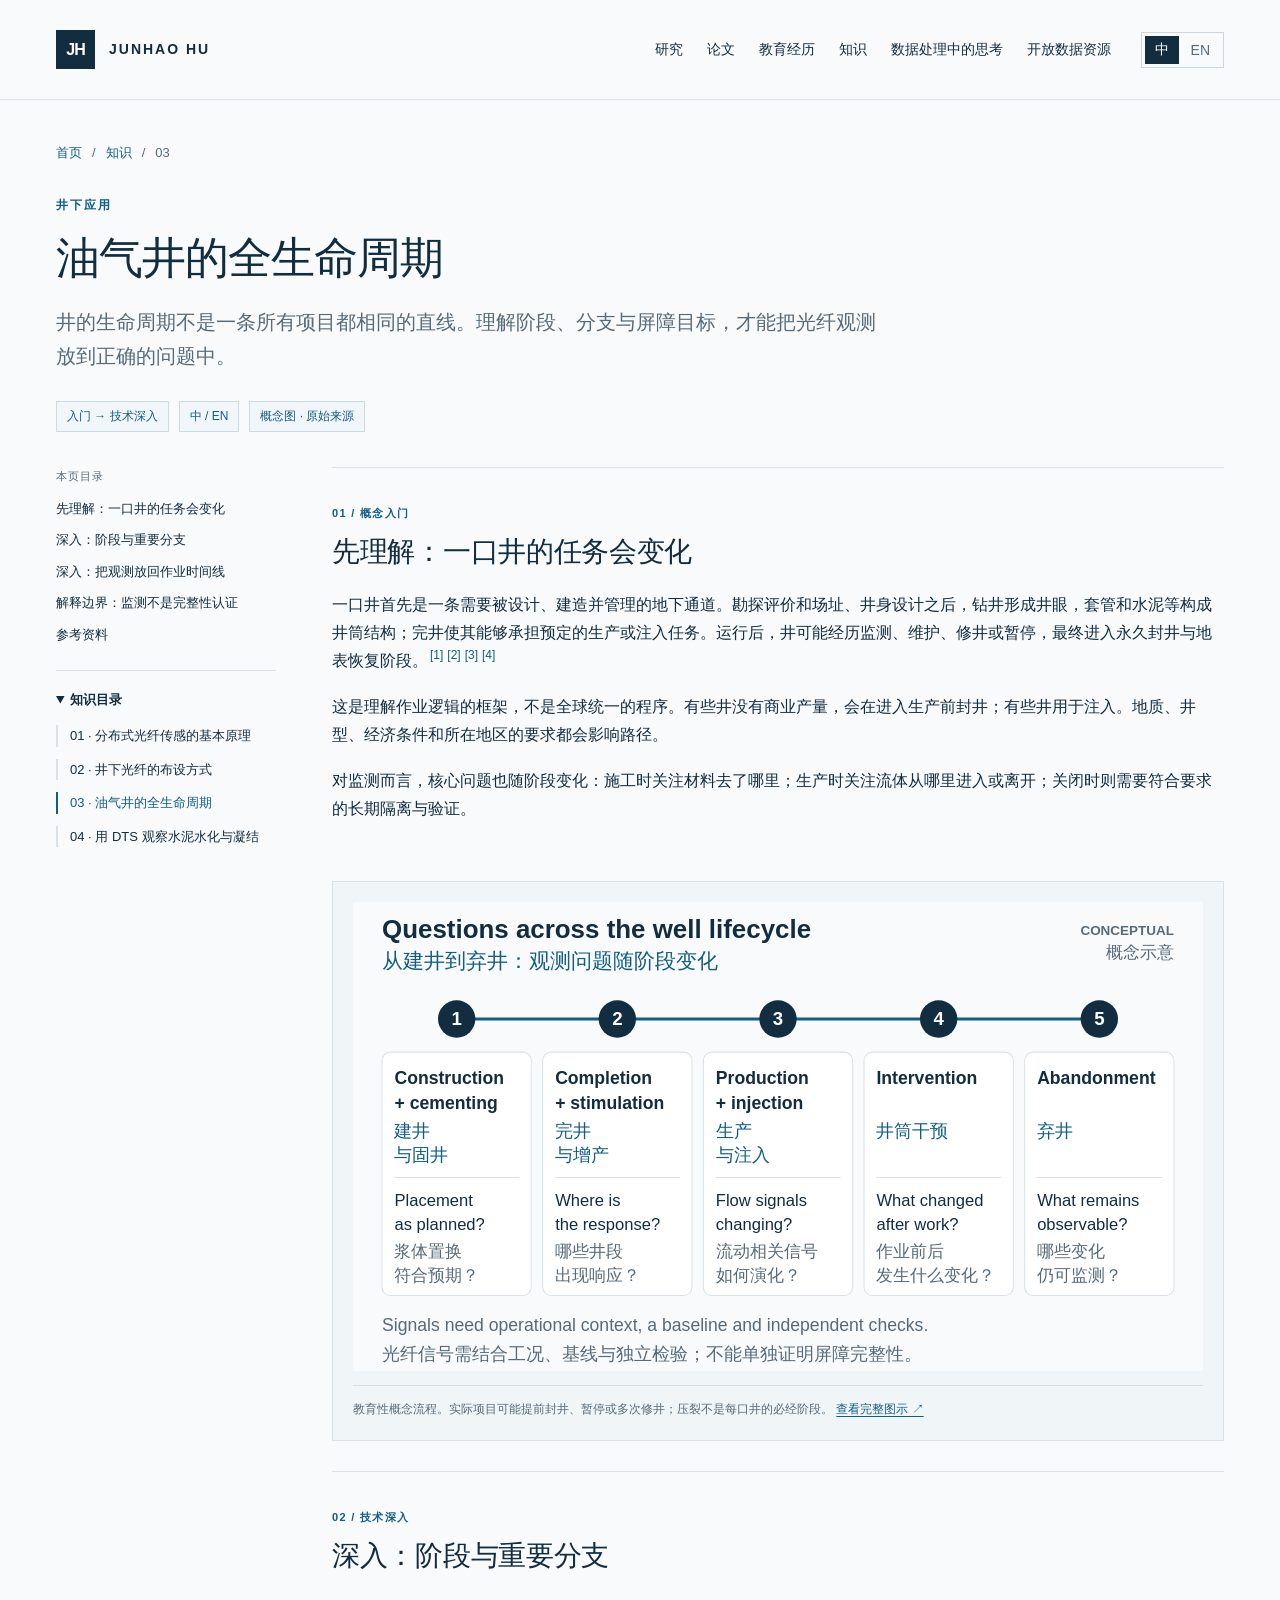
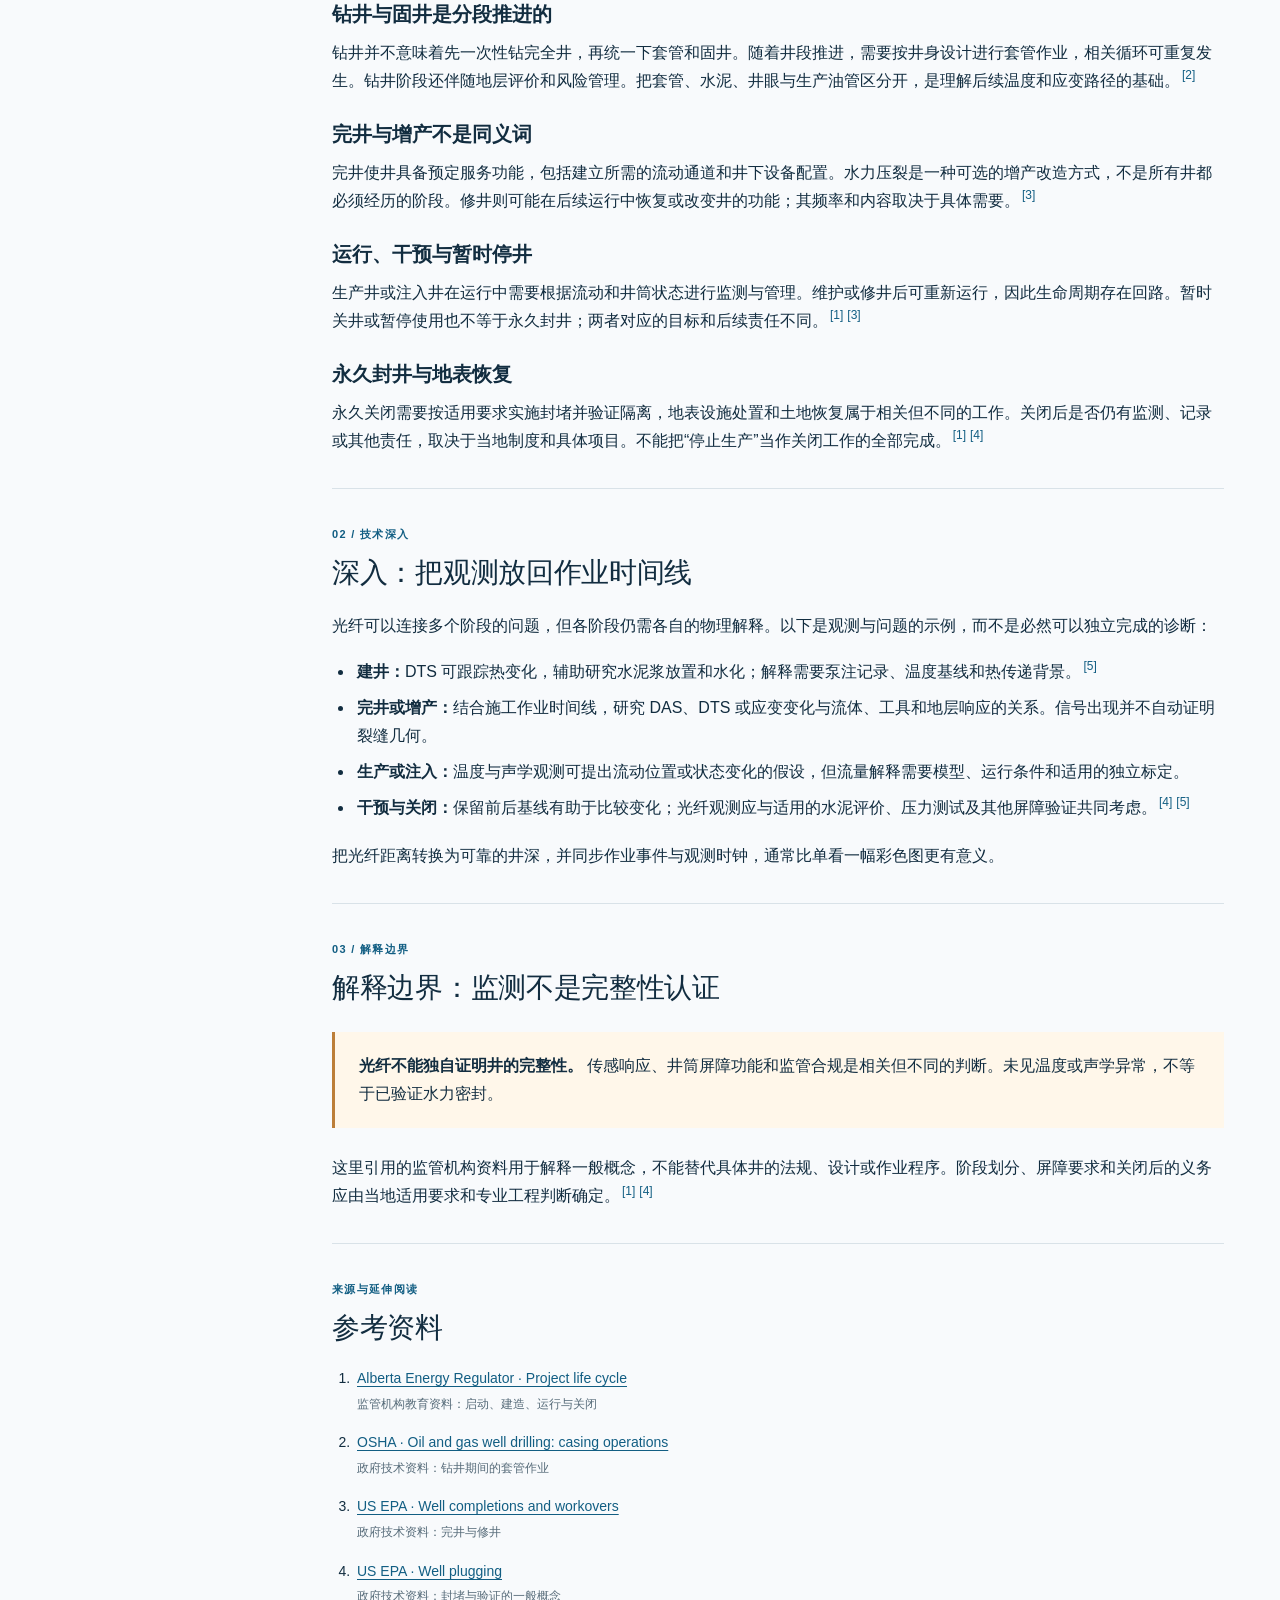
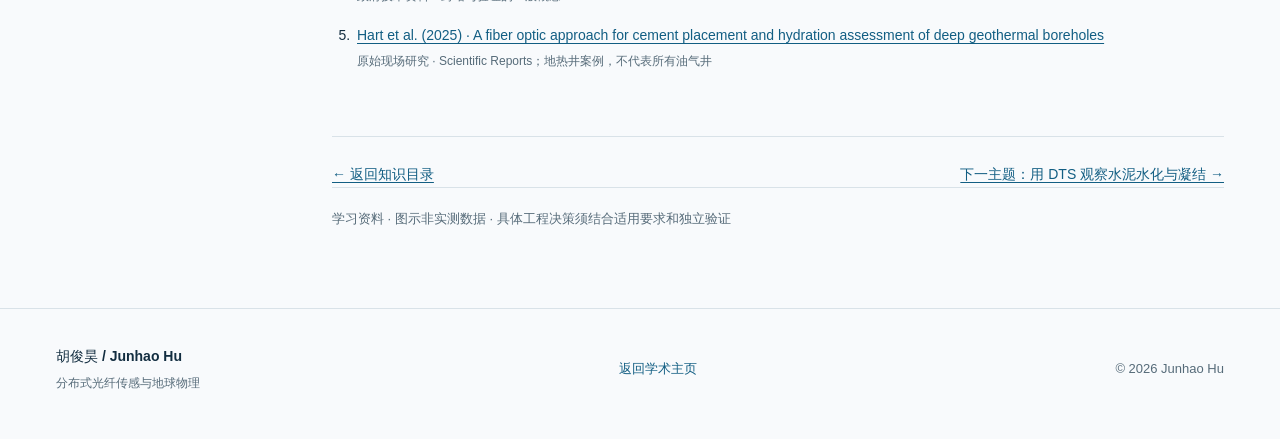
<file: knowledge/well-lifecycle.html>
<!doctype html>
<html lang="zh-CN" data-title-zh="油气井的全生命周期 · 胡俊昊" data-title-en="The life cycle of an oil and gas well · Junhao Hu"><head><meta charset="utf-8"><meta name="viewport" content="width=device-width,initial-scale=1"><meta name="description" content="从设计、钻井与完井，到生产、修井和封井：把监测问题放回真实的作业阶段。 From design and drilling to operation, intervention, and closure: put each monitoring question in its operational context."><title>油气井的全生命周期 · 胡俊昊</title><link rel="icon" href="../favicon.svg" type="image/svg+xml"><link rel="stylesheet" href="../style.css"><link rel="stylesheet" href="knowledge.css"></head><body><a class="skip" href="#main" data-zh="跳至正文" data-en="Skip to content">跳至正文</a><header><a class="brand" href="../index.html" aria-label="Junhao Hu home"><span class="monogram">JH</span><span>JUNHAO HU</span></a><nav aria-label="Main navigation"><a data-zh="研究" data-en="Research" href="../index.html#research">研究</a><a data-zh="论文" data-en="Publications" href="../index.html#publications">论文</a><a data-zh="教育经历" data-en="Education" href="../index.html#education">教育经历</a><a data-zh="知识" data-en="Knowledge" href="index.html">知识</a><a data-zh="数据处理中的思考" data-en="Data Interpretation Notes" href="../notes/index.html">数据处理中的思考</a><a data-zh="开放数据资源" data-en="Open Datasets" href="../datasets/index.html">开放数据资源</a></nav><div class="languages" role="group" aria-label="Language"><button id="zh" aria-pressed="true" lang="zh">中</button><button id="en" aria-pressed="false" lang="en">EN</button></div></header><noscript><p class="noscript-note">当前显示中文。启用 JavaScript 可切换中英文。 Enable JavaScript to switch between Chinese and English.</p></noscript><main id="main"><div class="article-hero"><div class="breadcrumbs"><a data-zh="首页" data-en="Home" href="../index.html">首页</a><span aria-hidden="true">/</span><a data-zh="知识" data-en="Knowledge" href="index.html">知识</a><span aria-hidden="true">/</span><span aria-current="page">03</span></div><span data-zh="井下应用" data-en="DOWNHOLE APPLICATIONS" class="eyebrow">井下应用</span><h1 data-zh="油气井的全生命周期" data-en="The life cycle of an oil and gas well">油气井的全生命周期</h1><p data-zh="井的生命周期不是一条所有项目都相同的直线。理解阶段、分支与屏障目标，才能把光纤观测放到正确的问题中。" data-en="A well does not follow one universal straight line. Stages, branches, and barrier objectives give fiber-optic observations their operational meaning." class="lede">井的生命周期不是一条所有项目都相同的直线。理解阶段、分支与屏障目标，才能把光纤观测放到正确的问题中。</p><div class="reading-note"><span data-zh="入门 → 技术深入" data-en="INTRO → TECHNICAL DETAIL">入门 → 技术深入</span><span data-zh="中 / EN" data-en="中 / EN">中 / EN</span><span data-zh="概念图 · 原始来源" data-en="CONCEPTUAL DIAGRAMS · PRIMARY SOURCES">概念图 · 原始来源</span></div></div><div class="article-layout"><aside class="article-sidebar" aria-label="Contents and topic directory"><span data-zh="本页目录" data-en="ON THIS PAGE" class="sidebar-label">本页目录</span><ol><li><a data-zh="先理解：一口井的任务会变化" data-en="Start here: a well’s job changes over time" href="#start-here">先理解：一口井的任务会变化</a></li><li><a data-zh="深入：阶段与重要分支" data-en="Go deeper: stages and important branches" href="#stages">深入：阶段与重要分支</a></li><li><a data-zh="深入：把观测放回作业时间线" data-en="Go deeper: connect observations to operations" href="#monitoring">深入：把观测放回作业时间线</a></li><li><a data-zh="解释边界：监测不是完整性认证" data-en="Interpretation limits: monitoring is not certification" href="#limits">解释边界：监测不是完整性认证</a></li><li><a data-zh="参考资料" data-en="References" href="#references">参考资料</a></li></ol><details class="article-directory" open><summary><span data-zh="知识目录" data-en="Topic directory">知识目录</span></summary><ul><li><a data-zh="01 · 分布式光纤传感的基本原理" data-en="01 · How distributed fiber-optic sensing works" href="dfos-principles.html">01 · 分布式光纤传感的基本原理</a></li><li><a data-zh="02 · 井下光纤的布设方式" data-en="02 · Deploying optical fiber downhole" href="downhole-deployment.html">02 · 井下光纤的布设方式</a></li><li class="current"><a data-zh="03 · 油气井的全生命周期" data-en="03 · The life cycle of an oil and gas well" href="well-lifecycle.html" aria-current="page">03 · 油气井的全生命周期</a></li><li><a data-zh="04 · 用 DTS 观察水泥水化与凝结" data-en="04 · Using DTS to observe cement hydration and setting" href="dts-cement-hydration.html">04 · 用 DTS 观察水泥水化与凝结</a></li></ul></details></aside><article class="article-body"><section class="topic-section" id="start-here"><span data-zh="01 / 概念入门" data-en="01 / START HERE" class="level-label">01 / 概念入门</span><h2 data-zh="先理解：一口井的任务会变化" data-en="Start here: a well’s job changes over time">先理解：一口井的任务会变化</h2><div data-lang="zh" lang="zh-CN"><p>一口井首先是一条需要被设计、建造并管理的地下通道。勘探评价和场址、井身设计之后，钻井形成井眼，套管和水泥等构成井筒结构；完井使其能够承担预定的生产或注入任务。运行后，井可能经历监测、维护、修井或暂停，最终进入永久封井与地表恢复阶段。<a class="citation-link" href="#ref-1" aria-label="Reference 1">[1]</a><a class="citation-link" href="#ref-2" aria-label="Reference 2">[2]</a><a class="citation-link" href="#ref-3" aria-label="Reference 3">[3]</a><a class="citation-link" href="#ref-4" aria-label="Reference 4">[4]</a></p><p>这是理解作业逻辑的框架，不是全球统一的程序。有些井没有商业产量，会在进入生产前封井；有些井用于注入。地质、井型、经济条件和所在地区的要求都会影响路径。</p><p>对监测而言，核心问题也随阶段变化：施工时关注材料去了哪里；生产时关注流体从哪里进入或离开；关闭时则需要符合要求的长期隔离与验证。</p></div><div data-lang="en" lang="en" hidden><p>A well is a subsurface pathway that must be designed, constructed, and managed. After appraisal and site/well design, drilling creates the hole; casing and cement contribute to its structure. Completion prepares it for the intended production or injection service. Operation can include monitoring, maintenance, intervention, and suspension, followed eventually by permanent plugging and surface restoration.<a class="citation-link" href="#ref-1" aria-label="Reference 1">[1]</a><a class="citation-link" href="#ref-2" aria-label="Reference 2">[2]</a><a class="citation-link" href="#ref-3" aria-label="Reference 3">[3]</a><a class="citation-link" href="#ref-4" aria-label="Reference 4">[4]</a></p><p>This is a framework for understanding operations, not a globally uniform procedure. A noncommercial well may be abandoned before production, while another is designed for injection. Geology, well type, economics, and jurisdiction shape the route.</p><p>The monitoring question changes with the stage: where did material go during construction, where do fluids enter or leave during operation, and what evidence supports the required long-term isolation at closure?</p></div></section><figure class="concept-figure"><img src="diagrams/well-lifecycle.svg" alt="从建井、完井到生产、干预与永久封井的概念流程，并说明各阶段可提出的光纤监测问题。" data-alt-zh="从建井、完井到生产、干预与永久封井的概念流程，并说明各阶段可提出的光纤监测问题。" data-alt-en="Conceptual sequence from construction and completion through operation, intervention, and permanent abandonment, with fiber-monitoring questions at each stage." loading="lazy"><figcaption><span data-zh="教育性概念流程。实际项目可能提前封井、暂停或多次修井；压裂不是每口井的必经阶段。" data-en="Educational conceptual sequence. Real projects may branch to early abandonment, suspension, or repeated interventions; fracturing is not required for every well.">教育性概念流程。实际项目可能提前封井、暂停或多次修井；压裂不是每口井的必经阶段。</span> <a data-zh="查看完整图示 ↗" data-en="Open full-size diagram ↗" href="diagrams/well-lifecycle.svg" target="_blank" rel="noopener">查看完整图示 ↗</a></figcaption></figure><section class="topic-section" id="stages"><span data-zh="02 / 技术深入" data-en="02 / GO DEEPER" class="level-label">02 / 技术深入</span><h2 data-zh="深入：阶段与重要分支" data-en="Go deeper: stages and important branches">深入：阶段与重要分支</h2><div data-lang="zh" lang="zh-CN"><h3>钻井与固井是分段推进的</h3><p>钻井并不意味着先一次性钻完全井，再统一下套管和固井。随着井段推进，需要按井身设计进行套管作业，相关循环可重复发生。钻井阶段还伴随地层评价和风险管理。把套管、水泥、井眼与生产油管区分开，是理解后续温度和应变路径的基础。<a class="citation-link" href="#ref-2" aria-label="Reference 2">[2]</a></p><h3>完井与增产不是同义词</h3><p>完井使井具备预定服务功能，包括建立所需的流动通道和井下设备配置。水力压裂是一种可选的增产改造方式，不是所有井都必须经历的阶段。修井则可能在后续运行中恢复或改变井的功能；其频率和内容取决于具体需要。<a class="citation-link" href="#ref-3" aria-label="Reference 3">[3]</a></p><h3>运行、干预与暂时停井</h3><p>生产井或注入井在运行中需要根据流动和井筒状态进行监测与管理。维护或修井后可重新运行，因此生命周期存在回路。暂时关井或暂停使用也不等于永久封井；两者对应的目标和后续责任不同。<a class="citation-link" href="#ref-1" aria-label="Reference 1">[1]</a><a class="citation-link" href="#ref-3" aria-label="Reference 3">[3]</a></p><h3>永久封井与地表恢复</h3><p>永久关闭需要按适用要求实施封堵并验证隔离，地表设施处置和土地恢复属于相关但不同的工作。关闭后是否仍有监测、记录或其他责任，取决于当地制度和具体项目。不能把“停止生产”当作关闭工作的全部完成。<a class="citation-link" href="#ref-1" aria-label="Reference 1">[1]</a><a class="citation-link" href="#ref-4" aria-label="Reference 4">[4]</a></p></div><div data-lang="en" lang="en" hidden><h3>Drilling and cementing progress in sections</h3><p>Wells are not necessarily drilled to final depth before all casing and cementing occur. Casing operations recur as construction progresses according to the well design. Formation evaluation and risk management accompany drilling. Distinguishing the hole, casing, cement, and production tubing is essential for understanding later thermal and strain pathways.<a class="citation-link" href="#ref-2" aria-label="Reference 2">[2]</a></p><h3>Completion is not synonymous with stimulation</h3><p>Completion prepares the well for its intended service through the necessary flow connections and downhole equipment. Hydraulic fracturing is an optional stimulation method, not a compulsory stage for every well. A later workover may restore or change well function; its timing and scope depend on the actual need.<a class="citation-link" href="#ref-3" aria-label="Reference 3">[3]</a></p><h3>Operation, intervention, and temporary suspension</h3><p>Producing and injecting wells are monitored and managed in relation to flow and well condition. Maintenance or workovers can return a well to service, creating loops in its history. Temporary shut-in or suspension is distinct from permanent abandonment; their purposes and continuing responsibilities differ.<a class="citation-link" href="#ref-1" aria-label="Reference 1">[1]</a><a class="citation-link" href="#ref-3" aria-label="Reference 3">[3]</a></p><h3>Permanent plugging and surface restoration</h3><p>Permanent closure involves plugging and verification under applicable requirements. Removing surface facilities and restoring land are related but distinct activities. Continuing monitoring, records, or other post-closure responsibilities depend on the jurisdiction and project. “Production stopped” is not evidence that closure is complete.<a class="citation-link" href="#ref-1" aria-label="Reference 1">[1]</a><a class="citation-link" href="#ref-4" aria-label="Reference 4">[4]</a></p></div></section><section class="topic-section" id="monitoring"><span data-zh="02 / 技术深入" data-en="02 / GO DEEPER" class="level-label">02 / 技术深入</span><h2 data-zh="深入：把观测放回作业时间线" data-en="Go deeper: connect observations to operations">深入：把观测放回作业时间线</h2><div data-lang="zh" lang="zh-CN"><p>光纤可以连接多个阶段的问题，但各阶段仍需各自的物理解释。以下是观测与问题的示例，而不是必然可以独立完成的诊断：</p><ul><li><strong>建井：</strong>DTS 可跟踪热变化，辅助研究水泥浆放置和水化；解释需要泵注记录、温度基线和热传递背景。<a class="citation-link" href="#ref-5" aria-label="Reference 5">[5]</a></li><li><strong>完井或增产：</strong>结合施工作业时间线，研究 DAS、DTS 或应变变化与流体、工具和地层响应的关系。信号出现并不自动证明裂缝几何。</li><li><strong>生产或注入：</strong>温度与声学观测可提出流动位置或状态变化的假设，但流量解释需要模型、运行条件和适用的独立标定。</li><li><strong>干预与关闭：</strong>保留前后基线有助于比较变化；光纤观测应与适用的水泥评价、压力测试及其他屏障验证共同考虑。<a class="citation-link" href="#ref-4" aria-label="Reference 4">[4]</a><a class="citation-link" href="#ref-5" aria-label="Reference 5">[5]</a></li></ul><p>把光纤距离转换为可靠的井深，并同步作业事件与观测时钟，通常比单看一幅彩色图更有意义。</p></div><div data-lang="en" lang="en" hidden><p>Fiber measurements can connect questions across stages, but each needs its own physical interpretation. These examples are observation-to-question links, not promises of standalone diagnosis:</p><ul><li><strong>Construction:</strong> DTS thermal histories can support investigation of cement placement and hydration when combined with pumping records, baselines, and heat-transfer context.<a class="citation-link" href="#ref-5" aria-label="Reference 5">[5]</a></li><li><strong>Completion or stimulation:</strong> align DAS, DTS, or strain changes with operational timing to investigate fluid, tool, and formation responses. Detecting a signal does not automatically establish fracture geometry.</li><li><strong>Production or injection:</strong> temperature and acoustic observations can suggest changes in flow location or condition. Quantitative flow interpretation needs models, operating conditions, and appropriate independent calibration.</li><li><strong>Intervention and closure:</strong> before/after baselines help compare changes. Fiber observations complement applicable cement evaluation, pressure testing, and other barrier verification.<a class="citation-link" href="#ref-4" aria-label="Reference 4">[4]</a><a class="citation-link" href="#ref-5" aria-label="Reference 5">[5]</a></li></ul><p>Registering fiber distance to reliable well depth and synchronizing operational and observation clocks can be more informative than inspecting a colored plot alone.</p></div></section><section class="topic-section" id="limits"><span data-zh="03 / 解释边界" data-en="03 / LIMITS" class="level-label">03 / 解释边界</span><h2 data-zh="解释边界：监测不是完整性认证" data-en="Interpretation limits: monitoring is not certification">解释边界：监测不是完整性认证</h2><div data-lang="zh" lang="zh-CN"><div class="callout"><p><strong>光纤不能独自证明井的完整性。</strong> 传感响应、井筒屏障功能和监管合规是相关但不同的判断。未见温度或声学异常，不等于已验证水力密封。</p></div><p>这里引用的监管机构资料用于解释一般概念，不能替代具体井的法规、设计或作业程序。阶段划分、屏障要求和关闭后的义务应由当地适用要求和专业工程判断确定。<a class="citation-link" href="#ref-1" aria-label="Reference 1">[1]</a><a class="citation-link" href="#ref-4" aria-label="Reference 4">[4]</a></p></div><div data-lang="en" lang="en" hidden><div class="callout"><p><strong>Fiber alone cannot certify well integrity.</strong> Sensor response, barrier function, and regulatory compliance are related but separate judgments. No observed thermal or acoustic anomaly is not proof of a hydraulic seal.</p></div><p>The agency sources below explain general concepts; they are not a substitute for a particular well’s regulations, design, or procedures. Stage definitions, barrier requirements, and post-closure duties must follow applicable local requirements and qualified engineering judgment.<a class="citation-link" href="#ref-1" aria-label="Reference 1">[1]</a><a class="citation-link" href="#ref-4" aria-label="Reference 4">[4]</a></p></div></section><section class="topic-section" id="references"><span data-zh="来源与延伸阅读" data-en="SOURCES &amp; FURTHER READING" class="level-label">来源与延伸阅读</span><h2 data-zh="参考资料" data-en="References">参考资料</h2><ol class="references"><li id="ref-1"><a href="https://www.aer.ca/understanding-resource-development/project-life-cycle" target="_blank" rel="noopener noreferrer">Alberta Energy Regulator · Project life cycle</a><span data-zh="监管机构教育资料：启动、建造、运行与关闭" data-en="Regulator educational overview: initiation, construction, operation, and closure" class="source-type">监管机构教育资料：启动、建造、运行与关闭</span></li><li id="ref-2"><a href="https://www.osha.gov/etools/oil-and-gas/drilling/casing-operations" target="_blank" rel="noopener noreferrer">OSHA · Oil and gas well drilling: casing operations</a><span data-zh="政府技术资料：钻井期间的套管作业" data-en="Government technical guidance: casing operations during drilling" class="source-type">政府技术资料：钻井期间的套管作业</span></li><li id="ref-3"><a href="https://www.epa.gov/natural-gas-star-program/well-completions-and-workovers" target="_blank" rel="noopener noreferrer">US EPA · Well completions and workovers</a><span data-zh="政府技术资料：完井与修井" data-en="Government technical overview: completions and workovers" class="source-type">政府技术资料：完井与修井</span></li><li id="ref-4"><a href="https://www.epa.gov/natural-gas-star-program/well-plugging" target="_blank" rel="noopener noreferrer">US EPA · Well plugging</a><span data-zh="政府技术资料：封堵与验证的一般概念" data-en="Government technical overview: plugging and verification concepts" class="source-type">政府技术资料：封堵与验证的一般概念</span></li><li id="ref-5"><a href="https://www.nature.com/articles/s41598-025-95588-5" target="_blank" rel="noopener noreferrer">Hart et al. (2025) · A fiber optic approach for cement placement and hydration assessment of deep geothermal boreholes</a><span data-zh="原始现场研究 · Scientific Reports；地热井案例，不代表所有油气井" data-en="Original field research · Scientific Reports; a geothermal case, not all oil/gas wells" class="source-type">原始现场研究 · Scientific Reports；地热井案例，不代表所有油气井</span></li></ol></section><div class="article-footer"><a data-zh="← 返回知识目录" data-en="← All topics" href="index.html">← 返回知识目录</a><a data-zh="下一主题：用 DTS 观察水泥水化与凝结 →" data-en="Next: Using DTS to observe cement hydration and setting →" href="dts-cement-hydration.html">下一主题：用 DTS 观察水泥水化与凝结 →</a></div><p data-zh="学习资料 · 图示非实测数据 · 具体工程决策须结合适用要求和独立验证" data-en="Educational material · Diagrams are not measured data · Engineering decisions require applicable requirements and independent verification" class="knowledge-disclaimer">学习资料 · 图示非实测数据 · 具体工程决策须结合适用要求和独立验证</p></article></div></main><footer><div><strong data-zh="胡俊昊 / Junhao Hu" data-en="Junhao Hu / 胡俊昊">胡俊昊 / Junhao Hu</strong><p data-zh="分布式光纤传感与地球物理" data-en="Distributed fiber-optic sensing &amp; geophysics">分布式光纤传感与地球物理</p></div><a data-zh="返回学术主页" data-en="Back to academic homepage" href="../index.html">返回学术主页</a><span>© 2026 Junhao Hu</span></footer><script src="../app.js"></script></body></html>
</file>
<file: style.css>
:root{--ink:#122d40;--muted:#566b79;--blue:#125e83;--line:#d9e2e8;--bg:#f8fafc}*{box-sizing:border-box}html{scroll-behavior:smooth;scroll-padding-top:105px}body{margin:0;color:var(--ink);background:var(--bg);font-family:Inter,'Segoe UI','PingFang SC','Microsoft YaHei',sans-serif;font-size:16px;line-height:1.75}a{color:inherit;text-decoration:none}a:hover{color:var(--blue)}button,a{-webkit-tap-highlight-color:transparent}a:focus-visible,button:focus-visible{outline:3px solid #ce771e;outline-offset:5px}.skip{position:absolute;left:20px;top:-80px;background:white;padding:12px;z-index:10}.skip:focus{top:10px}header{max-width:1320px;margin:auto;height:100px;display:flex;align-items:center;justify-content:space-between;gap:30px;padding:0 56px;border-bottom:1px solid var(--line)}.brand{display:flex;align-items:center;gap:14px;font-size:14px;font-weight:700;letter-spacing:2px}.monogram{background:var(--ink);color:white;display:grid;place-items:center;width:39px;height:39px;font-size:16px;letter-spacing:-1px}nav{display:flex;gap:32px;margin-left:auto;font-size:14px}nav a:hover{border-bottom:1px solid var(--blue)}.languages{display:flex;border:1px solid #cbd6df;padding:3px;gap:2px}.languages button{border:0;background:transparent;color:var(--muted);padding:5px 10px;font-size:14px;cursor:pointer}.languages button[aria-pressed=true]{background:var(--ink);color:white}main{max-width:1208px;margin:auto}.hero{display:grid;grid-template-columns:1.12fr 1fr;gap:65px;padding:76px 0 80px;align-items:center}.eyebrow{font-size:12px;letter-spacing:2px;font-weight:650;color:var(--blue);display:block}.hero h1{font-size:66px;font-weight:500;line-height:1.18;letter-spacing:1px;margin:23px 0 22px}.hero h1 small{display:block;font-family:Georgia,serif;font-size:31px;font-weight:400;letter-spacing:1px;color:#536c7f;margin-top:9px}.institution{font-size:16px;max-width:530px;margin:0 0 28px}.lead{font-size:23px;line-height:1.7;margin:0 0 18px;max-width:530px;font-weight:500}.intro{color:var(--muted);max-width:530px;line-height:1.9;margin-bottom:30px}.hero-links{display:flex;align-items:center;gap:20px;flex-wrap:wrap}.primary{background:var(--ink);color:white;padding:11px 22px;font-size:14px}.primary:hover{background:var(--blue);color:white}.orcid{font-size:14px;display:flex;align-items:center;gap:7px}.orcid-icon{border:1px solid #60832e;border-radius:50%;width:24px;height:24px;display:inline-grid;place-items:center;color:#4b7025;font-size:13px;font-weight:700}.orcid-number{font-size:12px;color:var(--muted)}.well-figure{margin:0;background:#0d2637;color:#bdccd5;align-self:stretch;display:flex;flex-direction:column;justify-content:space-between;min-width:0}.figure-head{display:flex;justify-content:space-between;gap:15px;padding:23px 25px 0;font-size:12px;letter-spacing:1px}.well-figure svg{display:block;width:100%;height:auto;max-height:455px}.well-figure figcaption{display:flex;justify-content:space-between;gap:16px;padding:10px 24px 22px;font-size:12px}.well-figure figcaption>span:first-child{display:flex;gap:8px;align-items:center}.well-figure i{display:inline-block;height:2px;width:20px;background:#68d4e0}.section{padding:64px 0 70px;border-top:1px solid var(--line)}.section-heading{display:flex;justify-content:space-between;align-items:flex-end;gap:40px;margin-bottom:38px}h2{font-size:34px;line-height:1.35;font-weight:500;margin:12px 0 0;letter-spacing:-.6px}.section-heading>p{font-size:14px;color:var(--muted);margin:0 0 5px;max-width:350px}.research-grid{display:grid;grid-template-columns:repeat(3,1fr);gap:36px}.research-grid article{padding:8px 24px 10px 0;border-right:1px solid var(--line)}.research-grid article:last-child{border:0}.index{color:#7690a2;font-family:Georgia,serif;font-size:30px}.research-grid h3{font-size:21px;line-height:1.5;font-weight:550;margin:18px 0 15px}.research-grid p{color:var(--muted);font-size:16px;line-height:1.9;margin:0 0 22px}.tag{font-size:12px;letter-spacing:1px;color:var(--blue)}.count{font-size:12px;letter-spacing:1px;color:var(--muted);margin-bottom:5px}.paper{display:grid;grid-template-columns:86px 1fr;gap:27px;padding:31px 0;border-top:1px solid var(--line)}.paper:last-child{padding-bottom:0}.year{font-family:Georgia,serif;font-size:26px;line-height:1.3;color:#718394}.journal{font-size:12px;letter-spacing:1.2px;color:var(--blue);display:flex;align-items:center;gap:16px;flex-wrap:wrap}.journal span{border:1px solid #bed1dc;padding:1px 7px;font-size:11px;letter-spacing:.4px}.paper h3{font-family:Georgia,'Times New Roman',serif;font-size:24px;font-weight:400;line-height:1.45;margin:12px 0}.paper h3 a:hover{text-decoration:underline;text-underline-offset:4px}.authors{font-size:14px;color:var(--muted);margin:9px 0 3px}.authors strong{color:var(--ink);font-weight:600}.citation{font-size:14px;margin:0;color:var(--muted)}.doi{display:inline-block;font-size:13px;color:var(--blue);margin-top:9px;overflow-wrap:anywhere}.education{display:grid;grid-template-columns:1fr 2fr;gap:40px}.timeline{padding-left:28px;border-left:1px solid var(--line)}.timeline article{position:relative;padding:0 0 35px}.timeline article:last-child{padding-bottom:0}.timeline article:before{position:absolute;content:'';width:9px;height:9px;background:var(--blue);top:8px;left:-33px;border:2px solid var(--bg)}.education-date{font-size:13px;color:var(--blue)}.timeline h3{font-size:20px;font-weight:500;line-height:1.5;margin:10px 0 5px}.timeline p{margin:0;color:var(--muted);font-size:15px}footer{max-width:1320px;margin:auto;border-top:1px solid var(--line);display:flex;justify-content:space-between;align-items:center;padding:35px 56px 45px;gap:24px;font-size:13px;color:var(--muted)}footer strong{color:var(--ink);font-size:14px;font-weight:550}footer p{margin:4px 0 0;font-size:12px}footer a{color:var(--blue)}html[lang=en] .hero h1{font-size:60px;letter-spacing:-2px}html[lang=en] .hero h1 small{font-family:inherit;font-size:28px;letter-spacing:4px}html[lang=en] .lead{font-size:22px;line-height:1.6}html[lang=en] .institution{line-height:1.6}html[lang=en] .hero{gap:50px}@media(min-width:1450px){header,footer{max-width:1400px}main{max-width:1288px}.hero{gap:85px}}@media(max-width:1300px){main{margin:0 56px}}@media(max-width:950px){header{padding:0 30px}main{margin:0 30px}.hero{gap:30px;padding:55px 0}.hero h1,html[lang=en] .hero h1{font-size:46px}.lead,html[lang=en] .lead{font-size:20px}.orcid-number{display:none}.figure-head{font-size:11px;padding:18px}.well-figure figcaption{flex-direction:column;gap:4px;padding:14px 18px}.research-grid{gap:22px}.section-heading>p{max-width:250px}footer{padding:30px}}@media(max-width:680px){header{height:auto;min-height:84px;padding:18px 22px;gap:15px;flex-wrap:wrap}.brand{font-size:12px;gap:10px}.monogram{width:33px;height:33px}.languages{margin-left:auto}nav{order:3;width:100%;margin:2px 0 0;justify-content:space-between;font-size:14px;gap:15px}main{margin:0 24px}.hero,html[lang=en] .hero{grid-template-columns:1fr;gap:35px;padding:40px 0 45px}.hero h1,html[lang=en] .hero h1{font-size:49px;margin:18px 0}.hero h1 small{font-size:26px}.institution{margin-bottom:23px}.hero-links{gap:20px}.well-figure{max-width:470px;width:100%;margin:auto}.well-figure svg{max-height:410px}.well-figure figcaption{flex-direction:row;font-size:11px}.section{padding:40px 0 45px}.section-heading{display:block;margin-bottom:25px}.section-heading>p,.count{display:block;margin-top:16px;max-width:none}h2{font-size:29px}.research-grid{grid-template-columns:1fr;gap:0}.research-grid article{border-right:0;border-bottom:1px solid var(--line);padding:18px 0 24px}.research-grid h3{margin:7px 0 10px}.research-grid p{margin-bottom:12px}.index{font-size:25px}.paper{grid-template-columns:1fr;gap:8px;padding:25px 0}.year{font-size:22px}.paper h3{font-size:22px}.journal{font-size:11px;gap:10px;letter-spacing:.7px}.education{grid-template-columns:1fr;gap:30px}footer{flex-wrap:wrap;padding:25px 24px;gap:20px}footer>span{width:100%;font-size:12px}}@media(prefers-reduced-motion:reduce){html{scroll-behavior:auto}}
/* The supplied photograph is shown uncropped, with its original aspect ratio. */
.profile-photo{margin:0;border:1px solid var(--line);background:#eaf0f5;align-self:center;min-width:0}.profile-photo img{display:block;width:100%;height:auto}.profile-photo figcaption{display:flex;justify-content:space-between;gap:20px;padding:15px 20px;font-size:11px;letter-spacing:2px;color:var(--muted);background:#f1f5f8}@media(max-width:680px){.profile-photo{max-width:570px;width:100%;margin:auto}}

/* The bilingual site navigation wraps before crowding the brand or controls. */
header .brand,header .languages{flex-shrink:0}header nav{gap:10px 24px;flex-wrap:wrap}
@media(max-width:1250px){header{height:auto;min-height:100px;flex-wrap:wrap;gap:15px;padding-top:18px;padding-bottom:18px}header nav{order:3;flex:0 0 100%;margin:0;justify-content:flex-start;gap:10px 24px}header .languages{margin-left:auto}}
@media(max-width:580px){header nav{gap:10px 18px}}
</file>
<file: knowledge/knowledge.css>
/* Knowledge section. Shared palette and typography come from ../style.css. */
.instrument-implementations{display:grid;grid-template-columns:1fr;gap:16px;margin:25px 0 20px}.instrument-implementations article{border:1px solid var(--line);background:#f0f5f8;padding:22px 25px}.article-body .instrument-implementations h3{margin:8px 0 12px;font-size:21px}.instrument-implementations p{font-size:15px;color:var(--muted)}.instrument-implementations a{font-size:14px}
[hidden]{display:none!important}nav{flex-wrap:wrap}nav a[aria-current=page]{color:var(--blue);border-bottom:1px solid var(--blue)}
.knowledge-preview{background:#eef4f7;padding:36px 40px;margin:0 0 60px;border-left:3px solid var(--blue);display:grid;grid-template-columns:1fr auto;gap:28px;align-items:center}.knowledge-preview p{color:var(--muted);max-width:800px;margin-bottom:0}.knowledge-preview h2{font-size:29px}.knowledge-preview .primary{white-space:nowrap}.knowledge-hero{padding:60px 0 42px;max-width:900px}.breadcrumbs{font-size:13px;color:var(--muted);margin-bottom:30px;display:flex;gap:10px;flex-wrap:wrap}.breadcrumbs a{color:var(--blue)}.knowledge-hero h1,.article-hero h1{font-weight:500;line-height:1.25;letter-spacing:-1px;font-size:48px;margin:14px 0 20px}.knowledge-hero .lede,.article-hero .lede{font-size:20px;line-height:1.7;color:var(--muted);margin:0;max-width:820px}.reading-note{display:flex;gap:10px;flex-wrap:wrap;margin-top:28px;font-size:12px;color:var(--blue)}.reading-note span{padding:4px 10px;border:1px solid #cbdce6;background:#f0f6f9}.knowledge-grid{display:grid;grid-template-columns:repeat(2,minmax(0,1fr));gap:24px;padding:0 0 50px}.topic-card{border:1px solid var(--line);background:#fff;padding:32px;display:flex;flex-direction:column;position:relative;min-width:0;transition:border-color .15s}.topic-card:hover{border-color:#729bb2}.topic-card .card-top{display:flex;justify-content:space-between;gap:15px;align-items:center}.topic-card h2{font-size:26px;line-height:1.4;margin:17px 0 12px}.topic-card p{color:var(--muted);margin:0 0 25px}.topic-card .card-link{color:var(--blue);font-size:14px;margin-top:auto;display:inline-flex;align-self:flex-start;gap:18px;align-items:center}.topic-card .card-link:after{content:'↗';font-size:22px}.topic-card .index{font-size:25px}.category-tag{font-size:11px;color:var(--blue);letter-spacing:1px}.knowledge-guide{padding:30px 0 55px;border-top:1px solid var(--line);display:grid;grid-template-columns:1fr 1fr;gap:50px}.knowledge-guide h2{font-size:24px}.knowledge-guide p{color:var(--muted);font-size:15px}.knowledge-guide a,.article-body a,.article-footer a{text-decoration:underline;text-underline-offset:3px;color:var(--blue)}.article-hero{padding:42px 0 35px;max-width:970px}.article-hero h1{font-size:44px}.article-layout{display:grid;grid-template-columns:220px minmax(0,1fr);gap:56px;align-items:start;padding-bottom:60px}.article-sidebar{position:sticky;top:25px;font-size:13px}.article-sidebar .sidebar-label{display:block;color:var(--muted);letter-spacing:1px;font-size:11px;margin-bottom:12px}.article-sidebar ol{list-style:none;padding:0;margin:0 0 25px}.article-sidebar li{margin:10px 0;line-height:1.65}.article-sidebar a{display:block}.article-sidebar a:hover{text-decoration:underline;text-underline-offset:4px}.article-directory{border-top:1px solid var(--line);padding-top:18px}.article-directory summary{font-weight:600;cursor:pointer;margin-bottom:14px;line-height:1.7}.article-directory ul{list-style:none;padding:0;margin:0}.article-directory li{padding-left:12px;border-left:2px solid var(--line);margin:12px 0}.article-directory li.current{border-color:var(--blue);color:var(--blue)}.article-body{min-width:0;max-width:910px}.article-body .topic-section{padding:30px 0 15px;border-top:1px solid var(--line);scroll-margin-top:25px}.article-body .topic-section h2{font-size:28px;letter-spacing:-.3px;margin:7px 0 20px}.article-body h3{font-size:20px;line-height:1.5;font-weight:600;margin:24px 0 10px}.article-body p{margin:0 0 18px}.article-body ul,.article-body ol{padding-left:22px;margin:15px 0 20px}.article-body li{padding-left:3px;margin:8px 0}.article-body .citation-link{white-space:nowrap;font-size:12px;vertical-align:super;line-height:0;text-decoration:none;padding:0 2px}.level-label{font-size:11px;color:var(--blue);font-weight:650;letter-spacing:1.3px}.concept-figure{margin:25px 0 30px;background:#f0f5f8;border:1px solid var(--line);padding:20px}.concept-figure img{width:100%;height:auto;display:block}.concept-figure figcaption{font-size:12px;line-height:1.65;color:var(--muted);border-top:1px solid #d5e1e8;padding-top:14px;margin-top:14px}.callout{border-left:3px solid #bc7e38;background:#fff7ea;padding:20px 24px;margin:26px 0}.callout p:last-child{margin-bottom:0}.equation{font-family:Georgia,serif;background:#edf4f8;color:#173e56;padding:16px 20px;overflow-wrap:anywhere;margin:20px 0}.equation small{font-family:Inter,'Segoe UI','PingFang SC','Microsoft YaHei',sans-serif;display:block;font-size:13px;color:var(--muted);margin-top:8px}.article-body .references{font-size:14px;line-height:1.7}.references li{margin:17px 0;overflow-wrap:anywhere;scroll-margin-top:30px}.references .source-type{display:block;font-size:12px;color:var(--muted);margin-top:3px}.article-footer{display:flex;justify-content:space-between;gap:30px;border-top:1px solid var(--line);margin-top:30px;padding-top:25px;font-size:14px}.knowledge-disclaimer{font-size:13px;color:var(--muted);padding:20px 0 0;border-top:1px solid var(--line)}.noscript-note{background:#fff3d9;padding:12px 24px;font-size:14px}.noscript-note a{text-decoration:underline}summary:focus-visible{outline:3px solid #ce771e;outline-offset:5px}
@media(max-width:1050px){.article-layout{grid-template-columns:190px minmax(0,1fr);gap:32px}.article-hero h1{font-size:39px}.concept-figure{padding:12px}}@media(max-width:800px){.article-layout{grid-template-columns:1fr;gap:25px}.article-sidebar{position:static;border:1px solid var(--line);padding:20px;background:#f0f5f8}.article-sidebar ol{display:flex;gap:10px 22px;flex-wrap:wrap;margin-bottom:12px}.article-sidebar ol li{margin:0}.article-directory{padding-top:12px}.article-directory summary{margin-bottom:0}.article-directory[open] summary{margin-bottom:12px}.article-directory ul{display:grid;grid-template-columns:1fr 1fr;gap:10px}.article-directory li{margin:0}.article-hero{padding-top:30px}.knowledge-preview{grid-template-columns:1fr;gap:20px}.knowledge-preview .primary{justify-self:start}.knowledge-hero h1,.article-hero h1{font-size:36px}.knowledge-hero .lede,.article-hero .lede{font-size:18px}.knowledge-grid{gap:18px}.topic-card{padding:24px}.topic-card h2{font-size:23px}.knowledge-guide{gap:25px}.knowledge-preview{padding:28px}.article-body .topic-section h2{font-size:26px}}
@media(max-width:580px){.knowledge-hero{padding:32px 0}.knowledge-grid{grid-template-columns:1fr}.topic-card{padding:25px}.knowledge-guide{grid-template-columns:1fr;gap:10px;padding-bottom:35px}.knowledge-preview{margin-bottom:40px;padding:25px}.knowledge-preview h2{font-size:26px}.article-hero h1{font-size:33px;letter-spacing:-.5px}.breadcrumbs{margin-bottom:24px}.article-layout{padding-bottom:35px}.article-directory ul{grid-template-columns:1fr}.article-body p,.article-body li{font-size:15px;line-height:1.85}.article-body .topic-section{padding-top:25px}.article-body .topic-section h2{font-size:24px}.concept-figure{margin-left:-12px;margin-right:-12px;padding:10px}.concept-figure figcaption{font-size:11px}.callout{padding:17px}.article-footer{flex-direction:column;gap:16px}.knowledge-hero h1{font-size:38px}header nav{gap:10px 18px;justify-content:flex-start}header nav a{font-size:13px}}
@media(prefers-reduced-motion:reduce){.topic-card{transition:none}}
</file>
<file: notes/notes.css>
/* Independent author-written column; site-wide typography stays in style.css. */
.notes-preview{background:#f0f4f5;border-left-color:#6a8390}.notes-preview .eyebrow{color:#536e7e}.notes-preview .preview-status{font-size:12px;color:var(--muted);margin:12px 0 0;letter-spacing:.4px}
.notes-hero{padding:52px 0 42px;max-width:970px}.notes-hero h1{font-size:48px;line-height:1.3;font-weight:500;letter-spacing:-1px;margin:14px 0 20px}.notes-hero .lede{font-size:20px;line-height:1.8;color:var(--muted);max-width:860px;margin:0}.notes-byline{font-size:13px;color:var(--muted);margin:24px 0 0}
.notes-empty{display:grid;grid-template-columns:110px minmax(0,1fr);gap:32px;align-items:center;padding:44px 48px;background:#eef4f7;border:1px solid #d1dfe7;margin:0 0 54px}.notes-symbol{width:90px;color:#6a8ca0}.notes-symbol svg{width:100%;height:auto;display:block}.notes-empty h2{font-size:30px;margin:10px 0 14px}.notes-empty p{color:var(--muted);max-width:700px;margin:0 0 22px}.note-link{font-size:14px;color:var(--blue);text-decoration:underline;text-underline-offset:4px}
.notes-approach{display:grid;grid-template-columns:1fr 1.5fr;gap:65px;border-top:1px solid var(--line);padding:38px 0 60px}.notes-approach h2{font-size:28px}.notes-approach p{color:var(--muted);font-size:15px;line-height:1.8}.notes-approach ol{list-style:none;counter-reset:steps;margin:0;padding:0}.notes-approach li{counter-increment:steps;position:relative;padding:0 0 23px 48px}.notes-approach li:last-child{padding-bottom:0}.notes-approach li:before{content:'0' counter(steps);position:absolute;left:0;top:2px;color:#78909f;font-family:Georgia,serif;font-size:21px}.notes-approach h3{font-size:18px;font-weight:550;line-height:1.5;margin:0 0 8px}.notes-approach li p{margin:0}
.notes-list{display:grid;grid-template-columns:repeat(2,minmax(0,1fr));gap:24px;margin:0 0 50px}.note-card{padding:30px;border:1px solid var(--line);background:#fff;min-width:0}.note-card h2{font-size:26px}.note-card p{color:var(--muted)}.note-meta{display:flex;gap:15px;align-items:center;flex-wrap:wrap;font-size:12px;color:var(--muted);margin:20px 0}.note-card .note-meta{margin:0 0 18px}.note-status{padding:2px 9px;background:#edf4f7;color:var(--blue);border:1px solid #cfdee7}.note-body{padding:0 0 60px;max-width:910px;margin:auto}
@media(max-width:800px){.notes-hero h1{font-size:38px}.notes-hero .lede{font-size:18px}.notes-empty{padding:32px;gap:24px;grid-template-columns:75px minmax(0,1fr)}.notes-symbol{width:70px}.notes-approach{gap:35px;grid-template-columns:1fr 1.4fr}}
@media(max-width:580px){.notes-hero{padding:32px 0}.notes-hero h1{font-size:34px;letter-spacing:-.5px;overflow-wrap:anywhere}.notes-empty{grid-template-columns:1fr;gap:16px;padding:26px;margin-bottom:36px}.notes-symbol{width:53px}.notes-empty h2{font-size:26px}.notes-empty .eyebrow{font-size:11px;letter-spacing:1.2px}.notes-approach{grid-template-columns:1fr;gap:24px;padding:30px 0 40px}.notes-approach h2{font-size:26px}.notes-list{grid-template-columns:1fr}.note-card{padding:24px}.note-body{padding-bottom:40px}}
.datasets-preview{background:#f1f5f3;border-left-color:#5c8075}.datasets-preview .preview-status{font-size:12px;color:var(--muted);margin:12px 0 0;letter-spacing:.4px}.dataset-details{font-size:14px}.dataset-details>div{padding:12px 0;border-top:1px solid var(--line)}.dataset-details dt{font-weight:600;margin-bottom:4px}.dataset-details dd{margin:0;color:var(--muted);overflow-wrap:anywhere}
</file>
<file: knowledge/atlas.css>
/* Optical principles atlases: shared visual language with the academic homepage. */
.notes-toc{display:flex;gap:12px 24px;flex-wrap:wrap;padding:18px 0 25px;border-bottom:1px solid var(--line);font-size:14px}.notes-toc a{color:var(--blue)}.point-notes{max-width:980px;padding:10px 0 50px}.point-notes>h2{display:flex;gap:16px;align-items:baseline;font-size:29px;margin:42px 0 24px;scroll-margin-top:25px}.point-notes h2>small,.point-route h3>small{font-family:Georgia,serif;color:#7690a2;font-weight:400}.explanation-points{padding:0;list-style:none;margin:0 0 25px}.explanation-points>li{display:grid;grid-template-columns:155px minmax(0,1fr);gap:20px;border-bottom:1px solid #e1e8ed;padding:18px 0}.explanation-points strong{font-size:15px;color:var(--ink)}.explanation-points>li>span{color:var(--muted);font-size:15px;line-height:1.9}.measurement-flow{display:flex;flex-wrap:wrap;gap:10px 28px;padding:20px 20px 20px 45px;background:#eef4f7;counter-reset:flow}.measurement-flow li{font-size:14px;color:var(--blue);padding-right:10px}.route-index{display:grid;grid-template-columns:1fr 1fr;gap:10px 24px;margin:25px 0 35px}.route-index a{display:flex;gap:15px;font-size:14px;color:var(--blue);padding:10px 0;border-bottom:1px solid var(--line)}.route-index a>span:first-child{font-family:Georgia,serif;color:#7690a2}.point-route{padding:15px 0 30px;border-top:1px solid var(--line);scroll-margin-top:25px}.point-route h3{font-size:24px;font-weight:550;display:flex;gap:16px;align-items:baseline;line-height:1.5;margin:20px 0}.note-detail{background:#f0f5f8;border:1px solid var(--line);padding:15px 20px;margin:20px 0}.note-detail summary{cursor:pointer;color:var(--blue);font-size:14px}.point-formulas{padding-left:22px}.point-formulas li{margin:20px 0}.point-formulas p{color:var(--muted);font-size:14px}.point-formulas strong{font-size:14px}.point-source{font-size:12px;color:var(--muted)}.point-source a{color:var(--blue);margin-right:10px}.point-components{display:grid;grid-template-columns:1fr 1fr;gap:18px;margin-top:22px}.point-components article{padding:22px;background:white;border:1px solid var(--line);min-width:0}.point-components h3{font-size:18px;margin:0 0 15px}.point-components img{display:block;width:100%;height:140px;object-fit:contain;background:white}.point-components ul{padding-left:19px;font-size:14px;color:var(--muted)}.point-components small,.point-components a{display:block;font-size:11px;color:var(--muted);margin-top:10px}.point-components a{color:var(--blue)}.notes-related{display:flex;gap:24px;margin-top:30px;padding-top:25px;border-top:1px solid var(--line);font-size:14px}.notes-related a{color:var(--blue)}
@media(max-width:580px){.point-notes>h2{font-size:24px;gap:12px}.explanation-points>li{grid-template-columns:1fr;gap:6px;padding:15px 0}.point-route h3{font-size:21px;gap:12px}.route-index,.point-components{grid-template-columns:1fr}.note-detail{padding:13px}.notes-toc{font-size:13px;gap:10px 18px}.measurement-flow{display:block}.measurement-flow li{padding:5px 0}}
.atlas-links{display:flex;align-items:center;flex-wrap:wrap;gap:14px 24px;margin-top:25px;font-size:14px}.atlas-links a:not(.primary){color:var(--blue);text-decoration:underline;text-underline-offset:3px}
.component-equation{color:var(--blue);background:#eef5f9;padding:9px 12px;margin:15px 0;font-size:13px;overflow-wrap:anywhere;font-family:'Cambria Math','Segoe UI',sans-serif}
.atlas-controls{position:sticky;top:0;z-index:2;background:#f8fafcf5;border:1px solid var(--line);padding:15px 20px;display:flex;align-items:center;gap:15px;flex-wrap:wrap;margin-bottom:30px;backdrop-filter:blur(8px)}.atlas-controls label{font-size:13px}.atlas-controls select{font:inherit;font-size:14px;padding:9px 12px;max-width:100%;background:white;color:var(--ink);border:1px solid #b9ccd8}.atlas-tabs{display:flex;gap:5px;flex-wrap:wrap}.atlas-tabs button{font:inherit;font-size:13px;border:1px solid var(--line);background:#fff;padding:9px 13px;color:var(--ink);cursor:pointer}.atlas-tabs button[aria-pressed=true]{background:var(--ink);color:white}#atlas-status{font-size:12px;color:var(--muted)}
.component-grid{display:grid;grid-template-columns:repeat(3,minmax(0,1fr));gap:20px;margin-bottom:50px}.component{background:white;border:1px solid var(--line);padding:22px;min-width:0}.component-head{display:flex;justify-content:space-between;gap:15px;align-items:center;font-size:13px}.asset-kind{font-size:11px;color:var(--muted)}.component h2{font-size:21px;line-height:1.4}.component p{font-size:14px;color:var(--muted)}.component .component-note{font-size:12px}.component a,.component small{font-size:12px;color:var(--blue);display:block;overflow-wrap:anywhere}.component .image-zoom{height:160px;margin:18px 0 8px}.component img{object-fit:contain;height:100%;width:100%;background:white}.image-zoom{background:transparent;border:0;padding:0;display:block;width:100%;cursor:zoom-in}.image-zoom:focus-visible{outline:3px solid #ce771e;outline-offset:4px}
.atlas-route{border:1px solid var(--line);background:white;padding:30px;margin:0 0 35px;scroll-margin-top:105px}.route-top>span{color:var(--blue);font-size:12px;letter-spacing:1px}.route-top h2{font-size:29px;line-height:1.4;margin-top:10px}.atlas-route>p{color:var(--muted)}.route-figure{margin:24px 0}.route-figure img{width:100%;height:auto;display:block;background:white;border:1px solid #e3ebef}.route-figure figcaption{font-size:12px;color:var(--muted);margin-top:12px}.observable{border-left:3px solid var(--blue);padding-left:15px}.formula-details{margin-top:24px}.formula-details summary{cursor:pointer;font-size:16px;font-weight:600;color:var(--blue)}.formula-steps{padding-left:22px}.formula-steps li{padding:8px 0 14px}.formula-steps h3{font-size:16px;margin:10px 0;font-weight:600}.formula-steps p{font-size:14px;color:var(--muted);margin:0}.equation{font-family:'Cambria Math','Segoe UI', 'Microsoft YaHei',sans-serif;font-size:17px;line-height:1.8;white-space:normal;overflow-wrap:anywhere}.route-sources{font-size:13px;display:flex;gap:8px;flex-wrap:wrap}.route-sources a{color:var(--blue);text-decoration:underline}.convention-grid{display:grid;grid-template-columns:1fr 1fr;gap:24px;margin-bottom:40px}.convention-grid article{border:1px solid var(--line);background:#fff;padding:25px}.convention-grid h2{font-size:25px}.convention-grid p{color:var(--muted);font-size:15px}.references small{display:block;color:var(--muted);margin-top:5px;font-size:12px}.references a{color:var(--blue)}
#atlas-zoom{border:1px solid var(--line);padding:44px 20px 16px;width:min(96vw,1500px);max-width:96vw;max-height:94vh;background:white;color:var(--ink)}#atlas-zoom::backdrop{background:#0a2039ba}#atlas-zoom img{width:100%;height:auto;max-height:75vh;object-fit:contain}#atlas-zoom p{text-align:center;font-size:13px;color:var(--muted);margin:10px 0}#zoom-close{position:absolute;top:6px;right:12px;border:0;background:white;font-size:30px;cursor:pointer;padding:0 10px;color:var(--ink)}
@media(max-width:1000px){.component-grid{grid-template-columns:repeat(2,minmax(0,1fr))}.atlas-controls{position:static}.atlas-route{scroll-margin-top:20px}}
@media(max-width:580px){.component-grid,.convention-grid{grid-template-columns:1fr}.atlas-route{padding:18px}.route-top h2{font-size:24px}.equation{font-size:14px;padding:13px}.atlas-controls{padding:14px}.atlas-controls select{width:100%;font-size:13px}.atlas-tabs{width:100%}.atlas-tabs button{flex:1;padding:9px 6px;font-size:12px}.route-figure{margin-left:-8px;margin-right:-8px}.formula-steps{padding-left:18px}.atlas-links{gap:12px 18px}.component .image-zoom{height:180px}}
@media print{header,footer,.atlas-controls,.atlas-links,#atlas-zoom{display:none}.atlas-route{break-before:page;border:0;padding:0}.formula-details{display:block}}
</file>
<file: knowledge/math.css>
.math-display{overflow-x:auto;overflow-y:hidden;padding:16px 18px;margin:18px 0;background:#edf4f8;color:#173e56;max-width:100%;min-width:0}.math-display .katex-display{margin:.15em 0;text-align:left}.math-display .katex-display>.katex{text-align:left;white-space:nowrap}.math-inline{font-size:1em}.math-display .katex{font-size:1.05em}.detailed-derivation{font-size:15px;line-height:1.9}.detailed-derivation h4{font-size:16px;color:var(--blue);margin:26px 0 12px}.detailed-derivation p{overflow-wrap:anywhere}.detailed-derivation .math-inline{overflow-wrap:normal}.math-note{border-left:3px solid #bc7e38;background:#fff7ea;padding:14px 20px;margin:18px 0}.formula-conventions{border:1px solid var(--line);padding:18px 22px;background:#f0f5f8;margin:22px 0}.formula-conventions summary{color:var(--blue);cursor:pointer}.math-display[data-math-error]{border:2px solid #bf3636}.point-formulas .math-display{margin:12px 0}.point-components .math-display{font-size:12px;padding:12px}.equation .katex-display{white-space:normal}
@media(max-width:580px){.math-display{padding:13px 10px;font-size:14px}.formula-conventions{padding:15px}.detailed-derivation{font-size:14px}}
.math-display .katex{font-size:1.15em}
</file>
